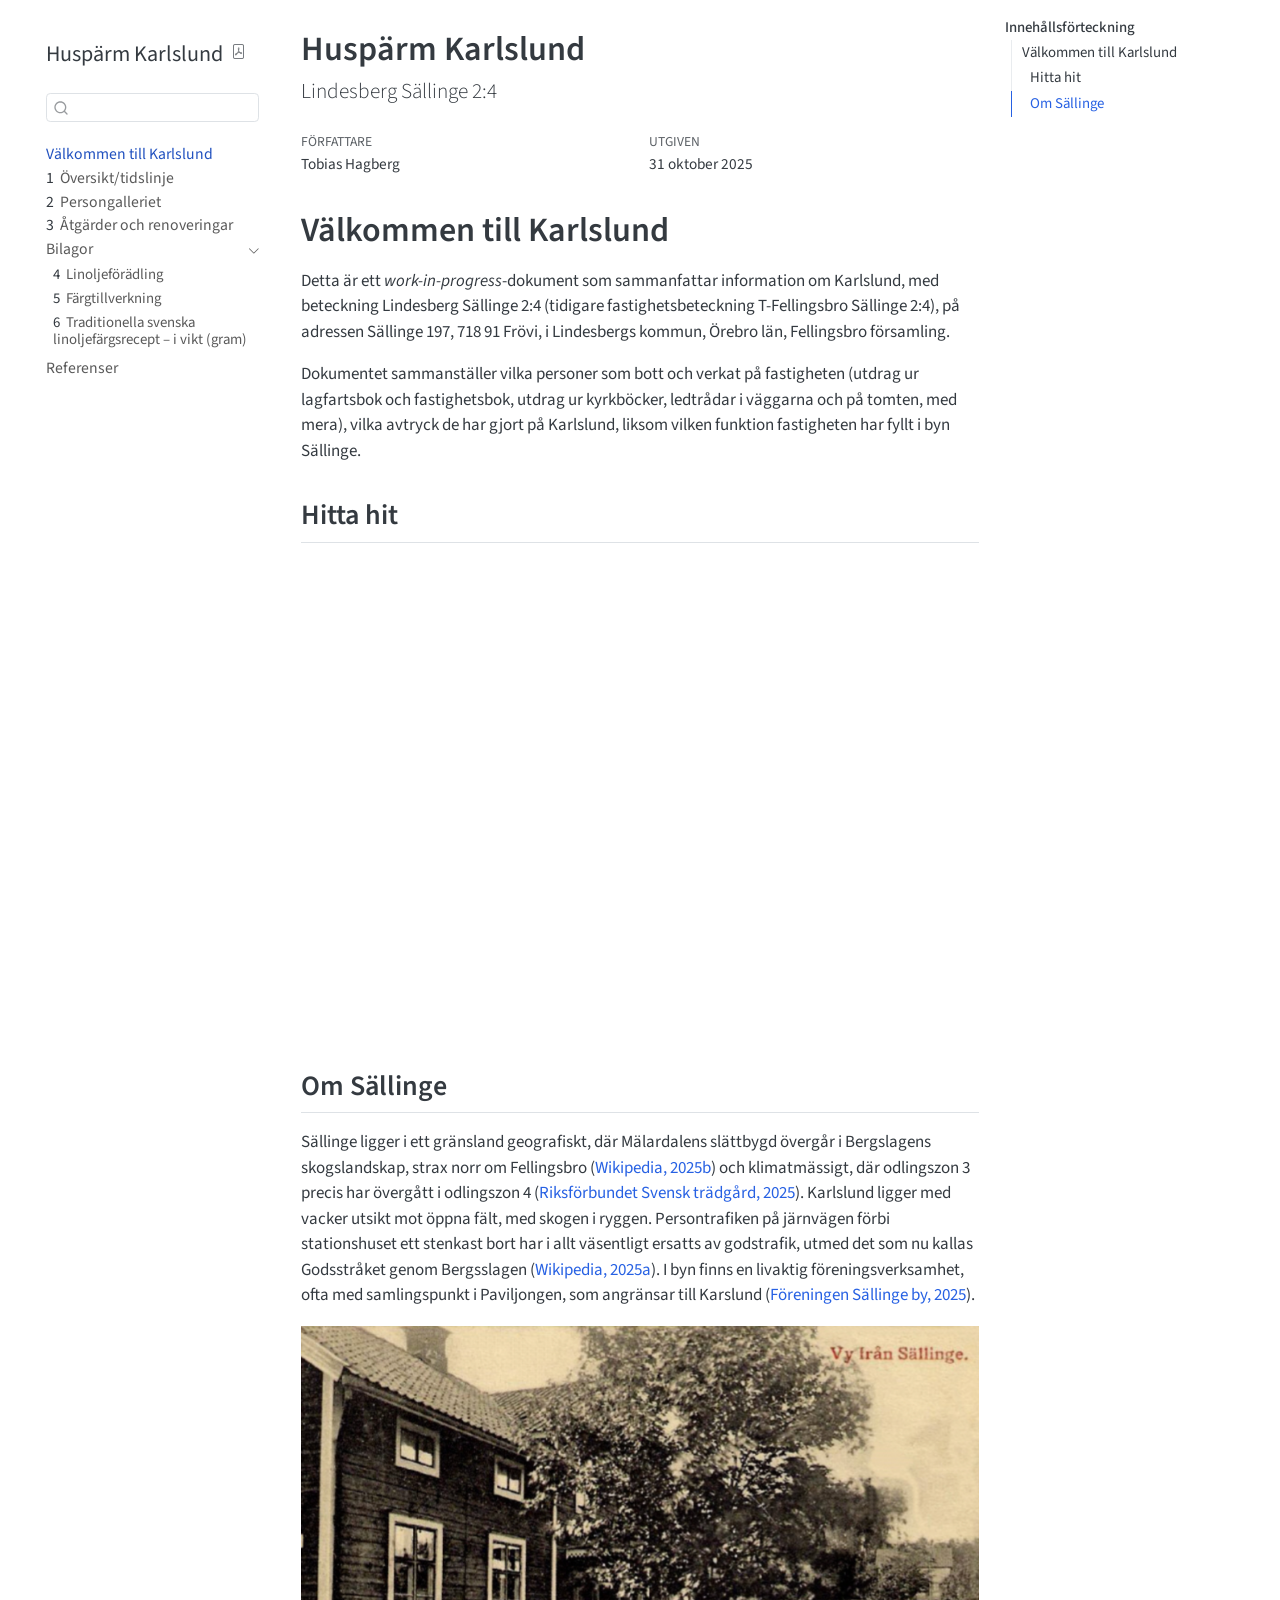
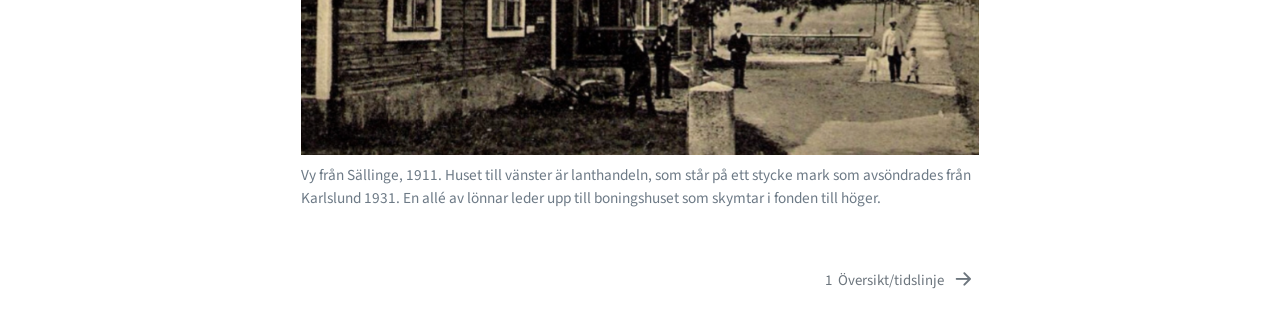
<file: docs/index.html>
<!DOCTYPE html>
<html xmlns="http://www.w3.org/1999/xhtml" lang="sv" xml:lang="sv"><head>

<meta charset="utf-8">
<meta name="generator" content="quarto-1.8.25">

<meta name="viewport" content="width=device-width, initial-scale=1.0, user-scalable=yes">

<meta name="author" content="Tobias Hagberg">

<title>Huspärm Karlslund</title>
<style>
code{white-space: pre-wrap;}
span.smallcaps{font-variant: small-caps;}
div.columns{display: flex; gap: min(4vw, 1.5em);}
div.column{flex: auto; overflow-x: auto;}
div.hanging-indent{margin-left: 1.5em; text-indent: -1.5em;}
ul.task-list{list-style: none;}
ul.task-list li input[type="checkbox"] {
  width: 0.8em;
  margin: 0 0.8em 0.2em -1em; /* quarto-specific, see https://github.com/quarto-dev/quarto-cli/issues/4556 */ 
  vertical-align: middle;
}
/* CSS for citations */
div.csl-bib-body { }
div.csl-entry {
  clear: both;
  margin-bottom: 0em;
}
.hanging-indent div.csl-entry {
  margin-left:2em;
  text-indent:-2em;
}
div.csl-left-margin {
  min-width:2em;
  float:left;
}
div.csl-right-inline {
  margin-left:2em;
  padding-left:1em;
}
div.csl-indent {
  margin-left: 2em;
}</style>


<script src="site_libs/quarto-nav/quarto-nav.js"></script>
<script src="site_libs/quarto-nav/headroom.min.js"></script>
<script src="site_libs/clipboard/clipboard.min.js"></script>
<script src="site_libs/quarto-search/autocomplete.umd.js"></script>
<script src="site_libs/quarto-search/fuse.min.js"></script>
<script src="site_libs/quarto-search/quarto-search.js"></script>
<meta name="quarto:offset" content="./">
<link href="./summary.html" rel="next">
<script src="site_libs/quarto-html/quarto.js" type="module"></script>
<script src="site_libs/quarto-html/tabsets/tabsets.js" type="module"></script>
<script src="site_libs/quarto-html/axe/axe-check.js" type="module"></script>
<script src="site_libs/quarto-html/popper.min.js"></script>
<script src="site_libs/quarto-html/tippy.umd.min.js"></script>
<script src="site_libs/quarto-html/anchor.min.js"></script>
<link href="site_libs/quarto-html/tippy.css" rel="stylesheet">
<link href="site_libs/quarto-html/quarto-syntax-highlighting-7b89279ff1a6dce999919e0e67d4d9ec.css" rel="stylesheet" id="quarto-text-highlighting-styles">
<script src="site_libs/bootstrap/bootstrap.min.js"></script>
<link href="site_libs/bootstrap/bootstrap-icons.css" rel="stylesheet">
<link href="site_libs/bootstrap/bootstrap-0dd2bd5de344125cf763a379ddc3eb04.min.css" rel="stylesheet" append-hash="true" id="quarto-bootstrap" data-mode="light">
<script id="quarto-search-options" type="application/json">{
  "location": "sidebar",
  "copy-button": false,
  "collapse-after": 3,
  "panel-placement": "start",
  "type": "textbox",
  "limit": 50,
  "keyboard-shortcut": [
    "f",
    "/",
    "s"
  ],
  "show-item-context": false,
  "language": {
    "search-no-results-text": "Inget resultat",
    "search-matching-documents-text": "matchande dokument",
    "search-copy-link-title": "Kopiera länk för att söka",
    "search-hide-matches-text": "Göm ytterligare resultat",
    "search-more-match-text": "annat resultat i detta dokument",
    "search-more-matches-text": "fler resultat i detta dokument",
    "search-clear-button-title": "Rensa",
    "search-text-placeholder": "",
    "search-detached-cancel-button-title": "Avbryt",
    "search-submit-button-title": "Verkställ",
    "search-label": "Sök"
  }
}</script>


</head>

<body class="nav-sidebar floating quarto-light">

<div id="quarto-search-results"></div>
  <header id="quarto-header" class="headroom fixed-top">
  <nav class="quarto-secondary-nav">
    <div class="container-fluid d-flex">
      <button type="button" class="quarto-btn-toggle btn" data-bs-toggle="collapse" role="button" data-bs-target=".quarto-sidebar-collapse-item" aria-controls="quarto-sidebar" aria-expanded="false" aria-label="Skifta sidonavigering" onclick="if (window.quartoToggleHeadroom) { window.quartoToggleHeadroom(); }">
        <i class="bi bi-layout-text-sidebar-reverse"></i>
      </button>
        <nav class="quarto-page-breadcrumbs" aria-label="breadcrumb"><ol class="breadcrumb"><li class="breadcrumb-item"><a href="./index.html">Välkommen till Karlslund</a></li></ol></nav>
        <a class="flex-grow-1" role="navigation" data-bs-toggle="collapse" data-bs-target=".quarto-sidebar-collapse-item" aria-controls="quarto-sidebar" aria-expanded="false" aria-label="Skifta sidonavigering" onclick="if (window.quartoToggleHeadroom) { window.quartoToggleHeadroom(); }">      
        </a>
      <button type="button" class="btn quarto-search-button" aria-label="Sök" onclick="window.quartoOpenSearch();">
        <i class="bi bi-search"></i>
      </button>
    </div>
  </nav>
</header>
<!-- content -->
<div id="quarto-content" class="quarto-container page-columns page-rows-contents page-layout-article">
<!-- sidebar -->
  <nav id="quarto-sidebar" class="sidebar collapse collapse-horizontal quarto-sidebar-collapse-item sidebar-navigation floating overflow-auto">
    <div class="pt-lg-2 mt-2 text-left sidebar-header sidebar-header-stacked">
      <a href="./index.html" class="sidebar-logo-link">
      </a>
    <div class="sidebar-title mb-0 py-0">
      <a href="./">Huspärm Karlslund</a> 
        <div class="sidebar-tools-main">
    <a href="./Huspärm-Karlslund.pdf" title="Download PDF" class="quarto-navigation-tool px-1" aria-label="Download PDF"><i class="bi bi-file-pdf"></i></a>
</div>
    </div>
      </div>
        <div class="mt-2 flex-shrink-0 align-items-center">
        <div class="sidebar-search">
        <div id="quarto-search" class="" title="Sök"></div>
        </div>
        </div>
    <div class="sidebar-menu-container"> 
    <ul class="list-unstyled mt-1">
        <li class="sidebar-item">
  <div class="sidebar-item-container"> 
  <a href="./index.html" class="sidebar-item-text sidebar-link active">
 <span class="menu-text">Välkommen till Karlslund</span></a>
  </div>
</li>
        <li class="sidebar-item">
  <div class="sidebar-item-container"> 
  <a href="./summary.html" class="sidebar-item-text sidebar-link">
 <span class="menu-text"><span class="chapter-number">1</span>&nbsp; <span class="chapter-title">Översikt/tidslinje</span></span></a>
  </div>
</li>
        <li class="sidebar-item">
  <div class="sidebar-item-container"> 
  <a href="./persongalleri.html" class="sidebar-item-text sidebar-link">
 <span class="menu-text"><span class="chapter-number">2</span>&nbsp; <span class="chapter-title">Persongalleriet</span></span></a>
  </div>
</li>
        <li class="sidebar-item">
  <div class="sidebar-item-container"> 
  <a href="./renovering.html" class="sidebar-item-text sidebar-link">
 <span class="menu-text"><span class="chapter-number">3</span>&nbsp; <span class="chapter-title">Åtgärder och renoveringar</span></span></a>
  </div>
</li>
        <li class="sidebar-item sidebar-item-section">
      <div class="sidebar-item-container"> 
            <a href="./bilagor.html" class="sidebar-item-text sidebar-link">
 <span class="menu-text">Bilagor</span></a>
          <a class="sidebar-item-toggle text-start" data-bs-toggle="collapse" data-bs-target="#quarto-sidebar-section-1" role="navigation" aria-expanded="true" aria-label="Skifta sektion">
            <i class="bi bi-chevron-right ms-2"></i>
          </a> 
      </div>
      <ul id="quarto-sidebar-section-1" class="collapse list-unstyled sidebar-section depth1 show">  
          <li class="sidebar-item">
  <div class="sidebar-item-container"> 
  <a href="./linoljeförädling.html" class="sidebar-item-text sidebar-link">
 <span class="menu-text"><span class="chapter-number">4</span>&nbsp; <span class="chapter-title">Linoljeförädling</span></span></a>
  </div>
</li>
          <li class="sidebar-item">
  <div class="sidebar-item-container"> 
  <a href="./färgtillverkning.html" class="sidebar-item-text sidebar-link">
 <span class="menu-text"><span class="chapter-number">5</span>&nbsp; <span class="chapter-title">Färgtillverkning</span></span></a>
  </div>
</li>
          <li class="sidebar-item">
  <div class="sidebar-item-container"> 
  <a href="./recept-grok.html" class="sidebar-item-text sidebar-link">
 <span class="menu-text"><span class="chapter-number">6</span>&nbsp; <span class="chapter-title">Traditionella svenska linoljefärgsrecept – i vikt (gram)</span></span></a>
  </div>
</li>
      </ul>
  </li>
        <li class="sidebar-item">
  <div class="sidebar-item-container"> 
  <a href="./references.html" class="sidebar-item-text sidebar-link">
 <span class="menu-text">Referenser</span></a>
  </div>
</li>
    </ul>
    </div>
</nav>
<div id="quarto-sidebar-glass" class="quarto-sidebar-collapse-item" data-bs-toggle="collapse" data-bs-target=".quarto-sidebar-collapse-item"></div>
<!-- margin-sidebar -->
    <div id="quarto-margin-sidebar" class="sidebar margin-sidebar">
        <nav id="TOC" role="doc-toc" class="toc-active" data-toc-expanded="3">
    <h2 id="toc-title">Innehållsförteckning</h2>
   
  <ul>
  <li><a href="#välkommen-till-karlslund" id="toc-välkommen-till-karlslund" class="nav-link active" data-scroll-target="#välkommen-till-karlslund">Välkommen till Karlslund</a>
  <ul class="collapse">
  <li><a href="#hitta-hit" id="toc-hitta-hit" class="nav-link" data-scroll-target="#hitta-hit">Hitta hit</a></li>
  <li><a href="#om-sällinge" id="toc-om-sällinge" class="nav-link" data-scroll-target="#om-sällinge">Om Sällinge</a></li>
  </ul></li>
  </ul>
</nav>
    </div>
<!-- main -->
<main class="content" id="quarto-document-content">

<header id="title-block-header" class="quarto-title-block default">
<div class="quarto-title">
<h1 class="title">Huspärm Karlslund</h1>
<p class="subtitle lead">Lindesberg Sällinge 2:4</p>
</div>



<div class="quarto-title-meta">

    <div>
    <div class="quarto-title-meta-heading">Författare</div>
    <div class="quarto-title-meta-contents">
             <p>Tobias Hagberg </p>
          </div>
  </div>
    
    <div>
    <div class="quarto-title-meta-heading">Utgiven</div>
    <div class="quarto-title-meta-contents">
      <p class="date">31 oktober 2025</p>
    </div>
  </div>
  
    
  </div>
  


</header>


<section id="välkommen-till-karlslund" class="level1 unnumbered">
<h1 class="unnumbered">Välkommen till Karlslund</h1>
<p>Detta är ett <em>work-in-progress</em>-dokument som sammanfattar information om Karlslund, med beteckning Lindesberg Sällinge 2:4 (tidigare fastighetsbeteckning T-Fellingsbro Sällinge 2:4), på adressen Sällinge 197, 718 91 Frövi, i Lindesbergs kommun, Örebro län, Fellingsbro församling.</p>
<p>Dokumentet sammanställer vilka personer som bott och verkat på fastigheten (utdrag ur lagfartsbok och fastighetsbok, utdrag ur kyrkböcker, ledtrådar i väggarna och på tomten, med mera), vilka avtryck de har gjort på Karlslund, liksom vilken funktion fastigheten har fyllt i byn Sällinge.</p>
<section id="hitta-hit" class="level2">
<h2 class="anchored" data-anchor-id="hitta-hit">Hitta hit</h2>
<iframe src="https://www.google.com/maps/embed?pb=!1m18!1m12!1m3!1d2023.4321829736912!2d15.491054977289245!3d59.52589117471012!2m3!1f0!2f0!3f0!3m2!1i1024!2i768!4f13.1!3m3!1m2!1s0x465c312849762a61%3A0x6f10d16b6238a952!2sS%C3%A4llinge%20197%2C%20718%2091%20Fr%C3%B6vi!5e0!3m2!1ssv!2sse!4v1763308035509!5m2!1ssv!2sse" width="600" height="450" style="border:0;" allowfullscreen="" loading="lazy" referrerpolicy="no-referrer-when-downgrade">
</iframe>
</section>
<section id="om-sällinge" class="level2">
<h2 class="anchored" data-anchor-id="om-sällinge">Om Sällinge</h2>
<p>Sällinge ligger i ett gränsland geografiskt, där Mälardalens slättbygd övergår i Bergslagens skogslandskap, strax norr om Fellingsbro <span class="citation" data-cites="wikipedia">(<a href="references.html#ref-wikipedia" role="doc-biblioref">Wikipedia, 2025b</a>)</span> och klimatmässigt, där odlingszon 3 precis har övergått i odlingszon 4 <span class="citation" data-cites="zonkartan">(<a href="references.html#ref-zonkartan" role="doc-biblioref">Riksförbundet Svensk trädgård, 2025</a>)</span>. Karlslund ligger med vacker utsikt mot öppna fält, med skogen i ryggen. Persontrafiken på järnvägen förbi stationshuset ett stenkast bort har i allt väsentligt ersatts av godstrafik, utmed det som nu kallas Godsstråket genom Bergsslagen <span class="citation" data-cites="gods">(<a href="references.html#ref-gods" role="doc-biblioref">Wikipedia, 2025a</a>)</span>. I byn finns en livaktig föreningsverksamhet, ofta med samlingspunkt i Paviljongen, som angränsar till Karslund <span class="citation" data-cites="paviljongen">(<a href="references.html#ref-paviljongen" role="doc-biblioref">Föreningen Sällinge by, 2025</a>)</span>.</p>
<div class="quarto-figure quarto-figure-center">
<figure class="figure">
<p><img src="cover.png" class="img-fluid figure-img"></p>
<figcaption>Vy från Sällinge, 1911. Huset till vänster är lanthandeln, som står på ett stycke mark som avsöndrades från Karlslund 1931. En allé av lönnar leder upp till boningshuset som skymtar i fonden till höger.</figcaption>
</figure>
</div>


<div id="refs" class="references csl-bib-body hanging-indent" data-entry-spacing="0" data-line-spacing="2" role="list" style="display: none">
<div id="ref-paviljongen" class="csl-entry" role="listitem">
Föreningen Sällinge by. (2025). <em><span>Sällinge by – natur, kultur, fritid</span></em>. <a href="https://www.sallingeby.se/">https://www.sallingeby.se/</a>
</div>
<div id="ref-zonkartan" class="csl-entry" role="listitem">
Riksförbundet Svensk trädgård. (2025). <em>Digitala zonkartan – hitta din odlingszon!</em> <a href="https://svensktradgard.se/tradgardsrad/zonkartan/digitala-zonkartan/">https://svensktradgard.se/tradgardsrad/zonkartan/digitala-zonkartan/</a>
</div>
<div id="ref-gods" class="csl-entry" role="listitem">
Wikipedia. (2025a). <em><span>Godsstråket genom Bergslagen – Wikipedia</span></em>. <a href="https:////sv.wikipedia.org/w/index.php?title=Godsstr%C3%A5ket_genom_Bergslagen&amp;oldid=57852558">//sv.wikipedia.org/w/index.php?title=Godsstr%C3%A5ket_genom_Bergslagen&amp;oldid=57852558</a>
</div>
<div id="ref-wikipedia" class="csl-entry" role="listitem">
Wikipedia. (2025b). <em><span>Sällinge – Wikipedia</span></em>. <a href="https:////sv.wikipedia.org/w/index.php?title=S%C3%A4llinge&amp;oldid=57843366">//sv.wikipedia.org/w/index.php?title=S%C3%A4llinge&amp;oldid=57843366</a>
</div>
</div>
</section>
</section>

</main> <!-- /main -->
<script id="quarto-html-after-body" type="application/javascript">
  window.document.addEventListener("DOMContentLoaded", function (event) {
    const icon = "";
    const anchorJS = new window.AnchorJS();
    anchorJS.options = {
      placement: 'right',
      icon: icon
    };
    anchorJS.add('.anchored');
    const isCodeAnnotation = (el) => {
      for (const clz of el.classList) {
        if (clz.startsWith('code-annotation-')) {                     
          return true;
        }
      }
      return false;
    }
    const onCopySuccess = function(e) {
      // button target
      const button = e.trigger;
      // don't keep focus
      button.blur();
      // flash "checked"
      button.classList.add('code-copy-button-checked');
      var currentTitle = button.getAttribute("title");
      button.setAttribute("title", "Kopierat!");
      let tooltip;
      if (window.bootstrap) {
        button.setAttribute("data-bs-toggle", "tooltip");
        button.setAttribute("data-bs-placement", "left");
        button.setAttribute("data-bs-title", "Kopierat!");
        tooltip = new bootstrap.Tooltip(button, 
          { trigger: "manual", 
            customClass: "code-copy-button-tooltip",
            offset: [0, -8]});
        tooltip.show();    
      }
      setTimeout(function() {
        if (tooltip) {
          tooltip.hide();
          button.removeAttribute("data-bs-title");
          button.removeAttribute("data-bs-toggle");
          button.removeAttribute("data-bs-placement");
        }
        button.setAttribute("title", currentTitle);
        button.classList.remove('code-copy-button-checked');
      }, 1000);
      // clear code selection
      e.clearSelection();
    }
    const getTextToCopy = function(trigger) {
      const outerScaffold = trigger.parentElement.cloneNode(true);
      const codeEl = outerScaffold.querySelector('code');
      for (const childEl of codeEl.children) {
        if (isCodeAnnotation(childEl)) {
          childEl.remove();
        }
      }
      return codeEl.innerText;
    }
    const clipboard = new window.ClipboardJS('.code-copy-button:not([data-in-quarto-modal])', {
      text: getTextToCopy
    });
    clipboard.on('success', onCopySuccess);
    if (window.document.getElementById('quarto-embedded-source-code-modal')) {
      const clipboardModal = new window.ClipboardJS('.code-copy-button[data-in-quarto-modal]', {
        text: getTextToCopy,
        container: window.document.getElementById('quarto-embedded-source-code-modal')
      });
      clipboardModal.on('success', onCopySuccess);
    }
      var localhostRegex = new RegExp(/^(?:http|https):\/\/localhost\:?[0-9]*\//);
      var mailtoRegex = new RegExp(/^mailto:/);
        var filterRegex = new RegExp('/' + window.location.host + '/');
      var isInternal = (href) => {
          return filterRegex.test(href) || localhostRegex.test(href) || mailtoRegex.test(href);
      }
      // Inspect non-navigation links and adorn them if external
     var links = window.document.querySelectorAll('a[href]:not(.nav-link):not(.navbar-brand):not(.toc-action):not(.sidebar-link):not(.sidebar-item-toggle):not(.pagination-link):not(.no-external):not([aria-hidden]):not(.dropdown-item):not(.quarto-navigation-tool):not(.about-link)');
      for (var i=0; i<links.length; i++) {
        const link = links[i];
        if (!isInternal(link.href)) {
          // undo the damage that might have been done by quarto-nav.js in the case of
          // links that we want to consider external
          if (link.dataset.originalHref !== undefined) {
            link.href = link.dataset.originalHref;
          }
        }
      }
    function tippyHover(el, contentFn, onTriggerFn, onUntriggerFn) {
      const config = {
        allowHTML: true,
        maxWidth: 500,
        delay: 100,
        arrow: false,
        appendTo: function(el) {
            return el.parentElement;
        },
        interactive: true,
        interactiveBorder: 10,
        theme: 'quarto',
        placement: 'bottom-start',
      };
      if (contentFn) {
        config.content = contentFn;
      }
      if (onTriggerFn) {
        config.onTrigger = onTriggerFn;
      }
      if (onUntriggerFn) {
        config.onUntrigger = onUntriggerFn;
      }
      window.tippy(el, config); 
    }
    const noterefs = window.document.querySelectorAll('a[role="doc-noteref"]');
    for (var i=0; i<noterefs.length; i++) {
      const ref = noterefs[i];
      tippyHover(ref, function() {
        // use id or data attribute instead here
        let href = ref.getAttribute('data-footnote-href') || ref.getAttribute('href');
        try { href = new URL(href).hash; } catch {}
        const id = href.replace(/^#\/?/, "");
        const note = window.document.getElementById(id);
        if (note) {
          return note.innerHTML;
        } else {
          return "";
        }
      });
    }
    const xrefs = window.document.querySelectorAll('a.quarto-xref');
    const processXRef = (id, note) => {
      // Strip column container classes
      const stripColumnClz = (el) => {
        el.classList.remove("page-full", "page-columns");
        if (el.children) {
          for (const child of el.children) {
            stripColumnClz(child);
          }
        }
      }
      stripColumnClz(note)
      if (id === null || id.startsWith('sec-')) {
        // Special case sections, only their first couple elements
        const container = document.createElement("div");
        if (note.children && note.children.length > 2) {
          container.appendChild(note.children[0].cloneNode(true));
          for (let i = 1; i < note.children.length; i++) {
            const child = note.children[i];
            if (child.tagName === "P" && child.innerText === "") {
              continue;
            } else {
              container.appendChild(child.cloneNode(true));
              break;
            }
          }
          if (window.Quarto?.typesetMath) {
            window.Quarto.typesetMath(container);
          }
          return container.innerHTML
        } else {
          if (window.Quarto?.typesetMath) {
            window.Quarto.typesetMath(note);
          }
          return note.innerHTML;
        }
      } else {
        // Remove any anchor links if they are present
        const anchorLink = note.querySelector('a.anchorjs-link');
        if (anchorLink) {
          anchorLink.remove();
        }
        if (window.Quarto?.typesetMath) {
          window.Quarto.typesetMath(note);
        }
        if (note.classList.contains("callout")) {
          return note.outerHTML;
        } else {
          return note.innerHTML;
        }
      }
    }
    for (var i=0; i<xrefs.length; i++) {
      const xref = xrefs[i];
      tippyHover(xref, undefined, function(instance) {
        instance.disable();
        let url = xref.getAttribute('href');
        let hash = undefined; 
        if (url.startsWith('#')) {
          hash = url;
        } else {
          try { hash = new URL(url).hash; } catch {}
        }
        if (hash) {
          const id = hash.replace(/^#\/?/, "");
          const note = window.document.getElementById(id);
          if (note !== null) {
            try {
              const html = processXRef(id, note.cloneNode(true));
              instance.setContent(html);
            } finally {
              instance.enable();
              instance.show();
            }
          } else {
            // See if we can fetch this
            fetch(url.split('#')[0])
            .then(res => res.text())
            .then(html => {
              const parser = new DOMParser();
              const htmlDoc = parser.parseFromString(html, "text/html");
              const note = htmlDoc.getElementById(id);
              if (note !== null) {
                const html = processXRef(id, note);
                instance.setContent(html);
              } 
            }).finally(() => {
              instance.enable();
              instance.show();
            });
          }
        } else {
          // See if we can fetch a full url (with no hash to target)
          // This is a special case and we should probably do some content thinning / targeting
          fetch(url)
          .then(res => res.text())
          .then(html => {
            const parser = new DOMParser();
            const htmlDoc = parser.parseFromString(html, "text/html");
            const note = htmlDoc.querySelector('main.content');
            if (note !== null) {
              // This should only happen for chapter cross references
              // (since there is no id in the URL)
              // remove the first header
              if (note.children.length > 0 && note.children[0].tagName === "HEADER") {
                note.children[0].remove();
              }
              const html = processXRef(null, note);
              instance.setContent(html);
            } 
          }).finally(() => {
            instance.enable();
            instance.show();
          });
        }
      }, function(instance) {
      });
    }
        let selectedAnnoteEl;
        const selectorForAnnotation = ( cell, annotation) => {
          let cellAttr = 'data-code-cell="' + cell + '"';
          let lineAttr = 'data-code-annotation="' +  annotation + '"';
          const selector = 'span[' + cellAttr + '][' + lineAttr + ']';
          return selector;
        }
        const selectCodeLines = (annoteEl) => {
          const doc = window.document;
          const targetCell = annoteEl.getAttribute("data-target-cell");
          const targetAnnotation = annoteEl.getAttribute("data-target-annotation");
          const annoteSpan = window.document.querySelector(selectorForAnnotation(targetCell, targetAnnotation));
          const lines = annoteSpan.getAttribute("data-code-lines").split(",");
          const lineIds = lines.map((line) => {
            return targetCell + "-" + line;
          })
          let top = null;
          let height = null;
          let parent = null;
          if (lineIds.length > 0) {
              //compute the position of the single el (top and bottom and make a div)
              const el = window.document.getElementById(lineIds[0]);
              top = el.offsetTop;
              height = el.offsetHeight;
              parent = el.parentElement.parentElement;
            if (lineIds.length > 1) {
              const lastEl = window.document.getElementById(lineIds[lineIds.length - 1]);
              const bottom = lastEl.offsetTop + lastEl.offsetHeight;
              height = bottom - top;
            }
            if (top !== null && height !== null && parent !== null) {
              // cook up a div (if necessary) and position it 
              let div = window.document.getElementById("code-annotation-line-highlight");
              if (div === null) {
                div = window.document.createElement("div");
                div.setAttribute("id", "code-annotation-line-highlight");
                div.style.position = 'absolute';
                parent.appendChild(div);
              }
              div.style.top = top - 2 + "px";
              div.style.height = height + 4 + "px";
              div.style.left = 0;
              let gutterDiv = window.document.getElementById("code-annotation-line-highlight-gutter");
              if (gutterDiv === null) {
                gutterDiv = window.document.createElement("div");
                gutterDiv.setAttribute("id", "code-annotation-line-highlight-gutter");
                gutterDiv.style.position = 'absolute';
                const codeCell = window.document.getElementById(targetCell);
                const gutter = codeCell.querySelector('.code-annotation-gutter');
                gutter.appendChild(gutterDiv);
              }
              gutterDiv.style.top = top - 2 + "px";
              gutterDiv.style.height = height + 4 + "px";
            }
            selectedAnnoteEl = annoteEl;
          }
        };
        const unselectCodeLines = () => {
          const elementsIds = ["code-annotation-line-highlight", "code-annotation-line-highlight-gutter"];
          elementsIds.forEach((elId) => {
            const div = window.document.getElementById(elId);
            if (div) {
              div.remove();
            }
          });
          selectedAnnoteEl = undefined;
        };
          // Handle positioning of the toggle
      window.addEventListener(
        "resize",
        throttle(() => {
          elRect = undefined;
          if (selectedAnnoteEl) {
            selectCodeLines(selectedAnnoteEl);
          }
        }, 10)
      );
      function throttle(fn, ms) {
      let throttle = false;
      let timer;
        return (...args) => {
          if(!throttle) { // first call gets through
              fn.apply(this, args);
              throttle = true;
          } else { // all the others get throttled
              if(timer) clearTimeout(timer); // cancel #2
              timer = setTimeout(() => {
                fn.apply(this, args);
                timer = throttle = false;
              }, ms);
          }
        };
      }
        // Attach click handler to the DT
        const annoteDls = window.document.querySelectorAll('dt[data-target-cell]');
        for (const annoteDlNode of annoteDls) {
          annoteDlNode.addEventListener('click', (event) => {
            const clickedEl = event.target;
            if (clickedEl !== selectedAnnoteEl) {
              unselectCodeLines();
              const activeEl = window.document.querySelector('dt[data-target-cell].code-annotation-active');
              if (activeEl) {
                activeEl.classList.remove('code-annotation-active');
              }
              selectCodeLines(clickedEl);
              clickedEl.classList.add('code-annotation-active');
            } else {
              // Unselect the line
              unselectCodeLines();
              clickedEl.classList.remove('code-annotation-active');
            }
          });
        }
    const findCites = (el) => {
      const parentEl = el.parentElement;
      if (parentEl) {
        const cites = parentEl.dataset.cites;
        if (cites) {
          return {
            el,
            cites: cites.split(' ')
          };
        } else {
          return findCites(el.parentElement)
        }
      } else {
        return undefined;
      }
    };
    var bibliorefs = window.document.querySelectorAll('a[role="doc-biblioref"]');
    for (var i=0; i<bibliorefs.length; i++) {
      const ref = bibliorefs[i];
      const citeInfo = findCites(ref);
      if (citeInfo) {
        tippyHover(citeInfo.el, function() {
          var popup = window.document.createElement('div');
          citeInfo.cites.forEach(function(cite) {
            var citeDiv = window.document.createElement('div');
            citeDiv.classList.add('hanging-indent');
            citeDiv.classList.add('csl-entry');
            var biblioDiv = window.document.getElementById('ref-' + cite);
            if (biblioDiv) {
              citeDiv.innerHTML = biblioDiv.innerHTML;
            }
            popup.appendChild(citeDiv);
          });
          return popup.innerHTML;
        });
      }
    }
  });
  </script>
<nav class="page-navigation">
  <div class="nav-page nav-page-previous">
  </div>
  <div class="nav-page nav-page-next">
      <a href="./summary.html" class="pagination-link" aria-label="Översikt/tidslinje">
        <span class="nav-page-text"><span class="chapter-number">1</span>&nbsp; <span class="chapter-title">Översikt/tidslinje</span></span> <i class="bi bi-arrow-right-short"></i>
      </a>
  </div>
</nav>
</div> <!-- /content -->




</body></html>
</file>
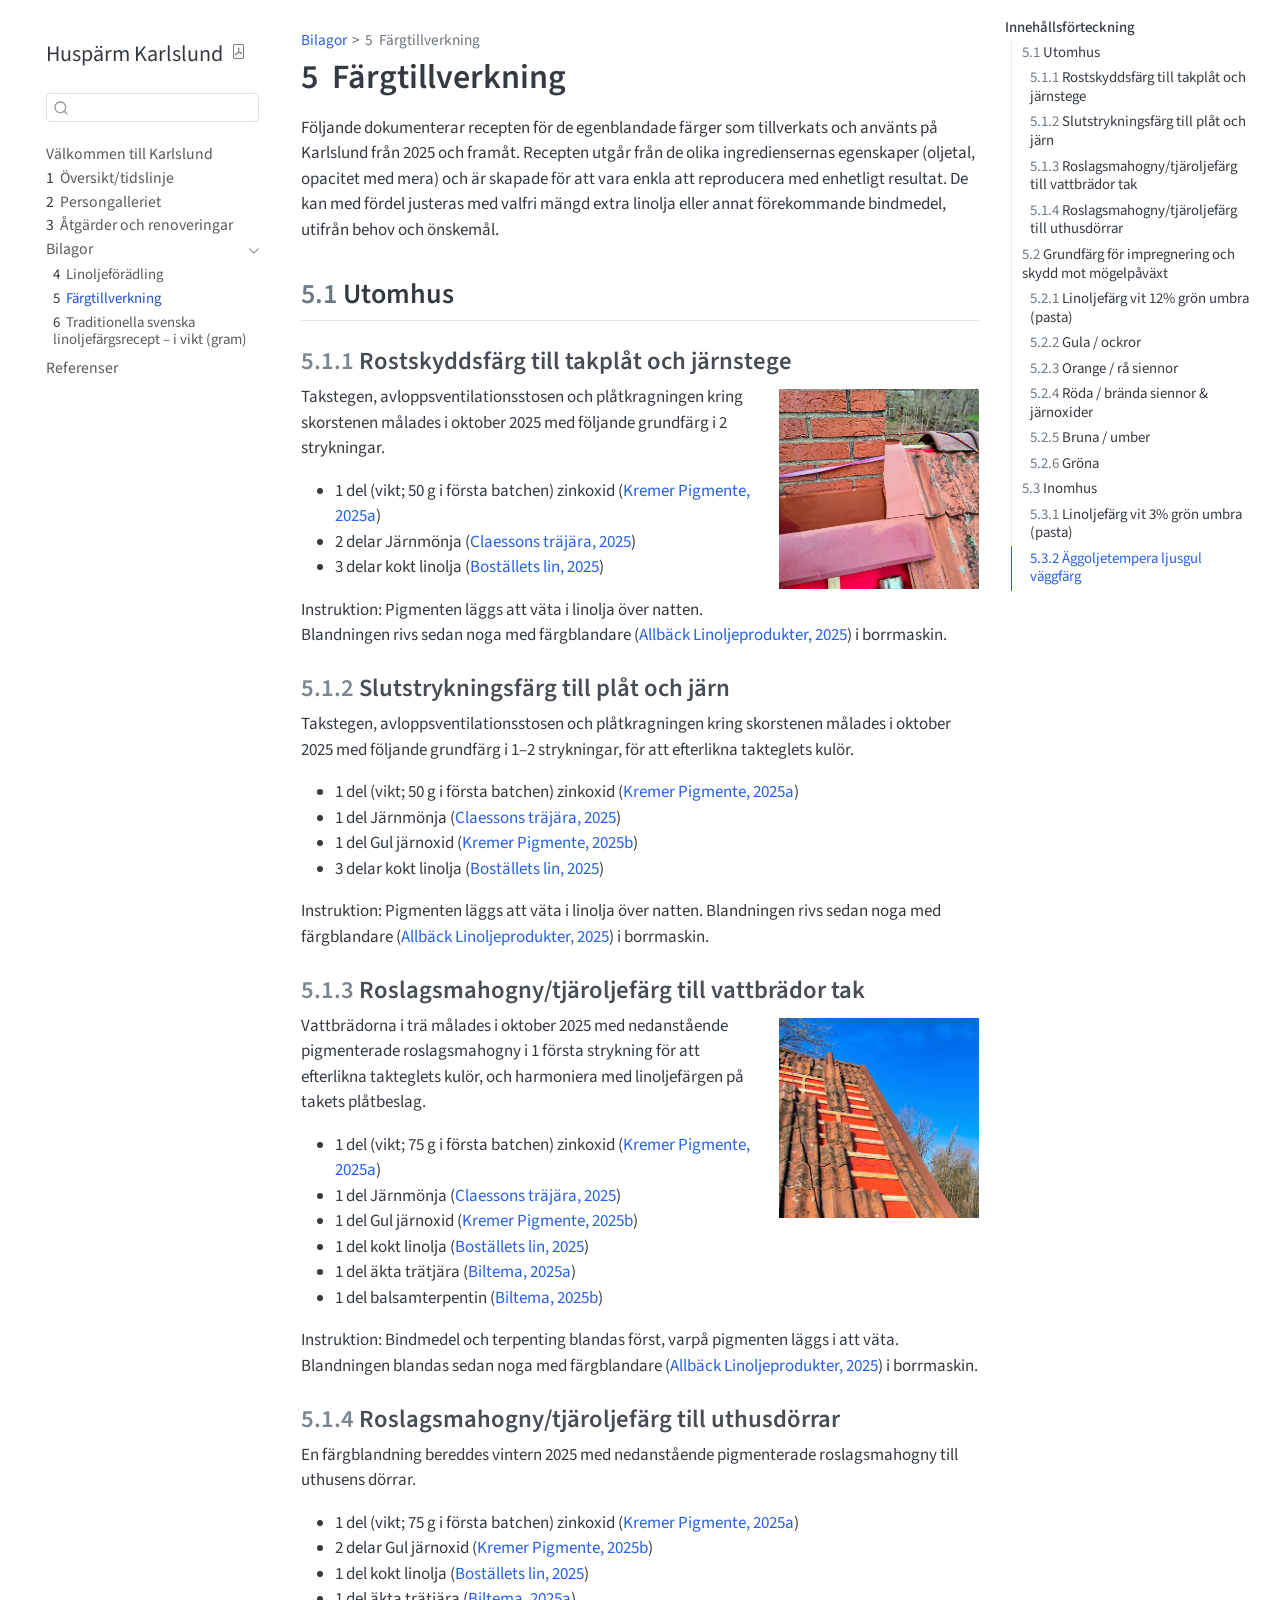
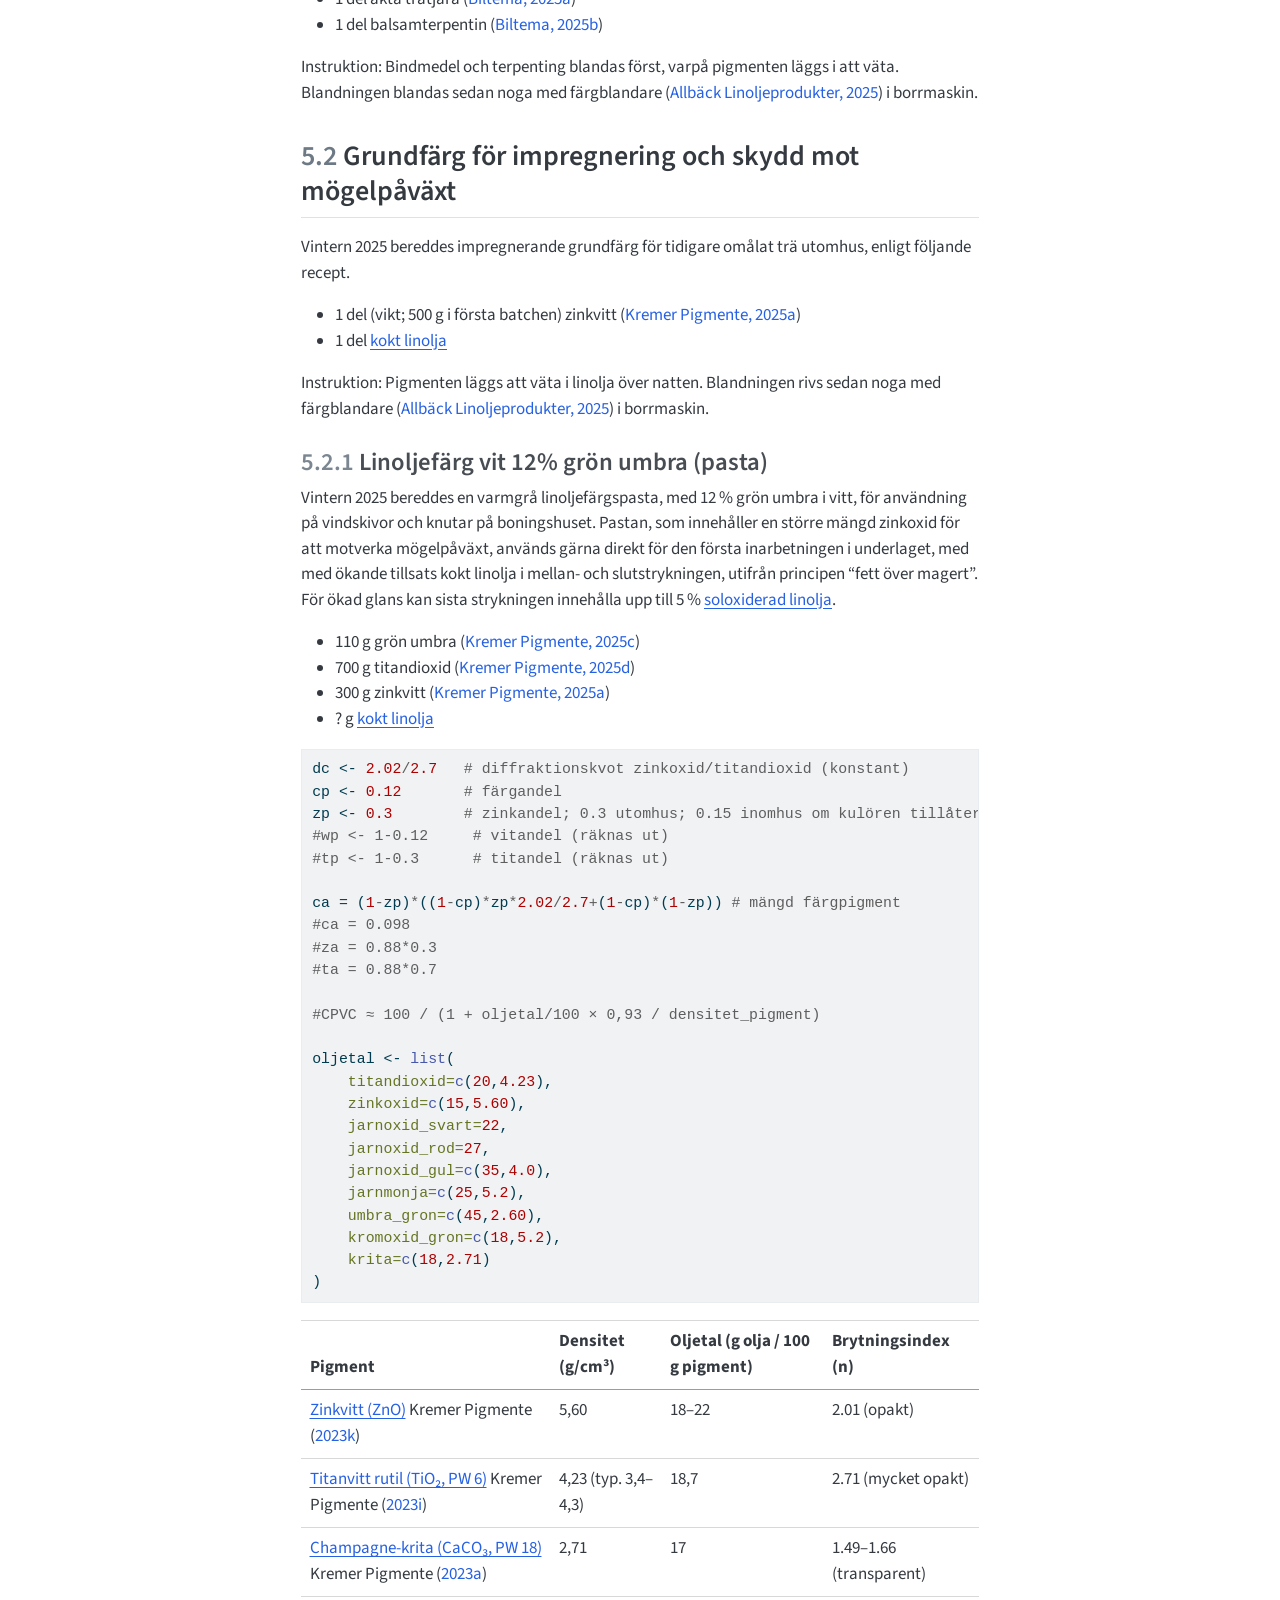
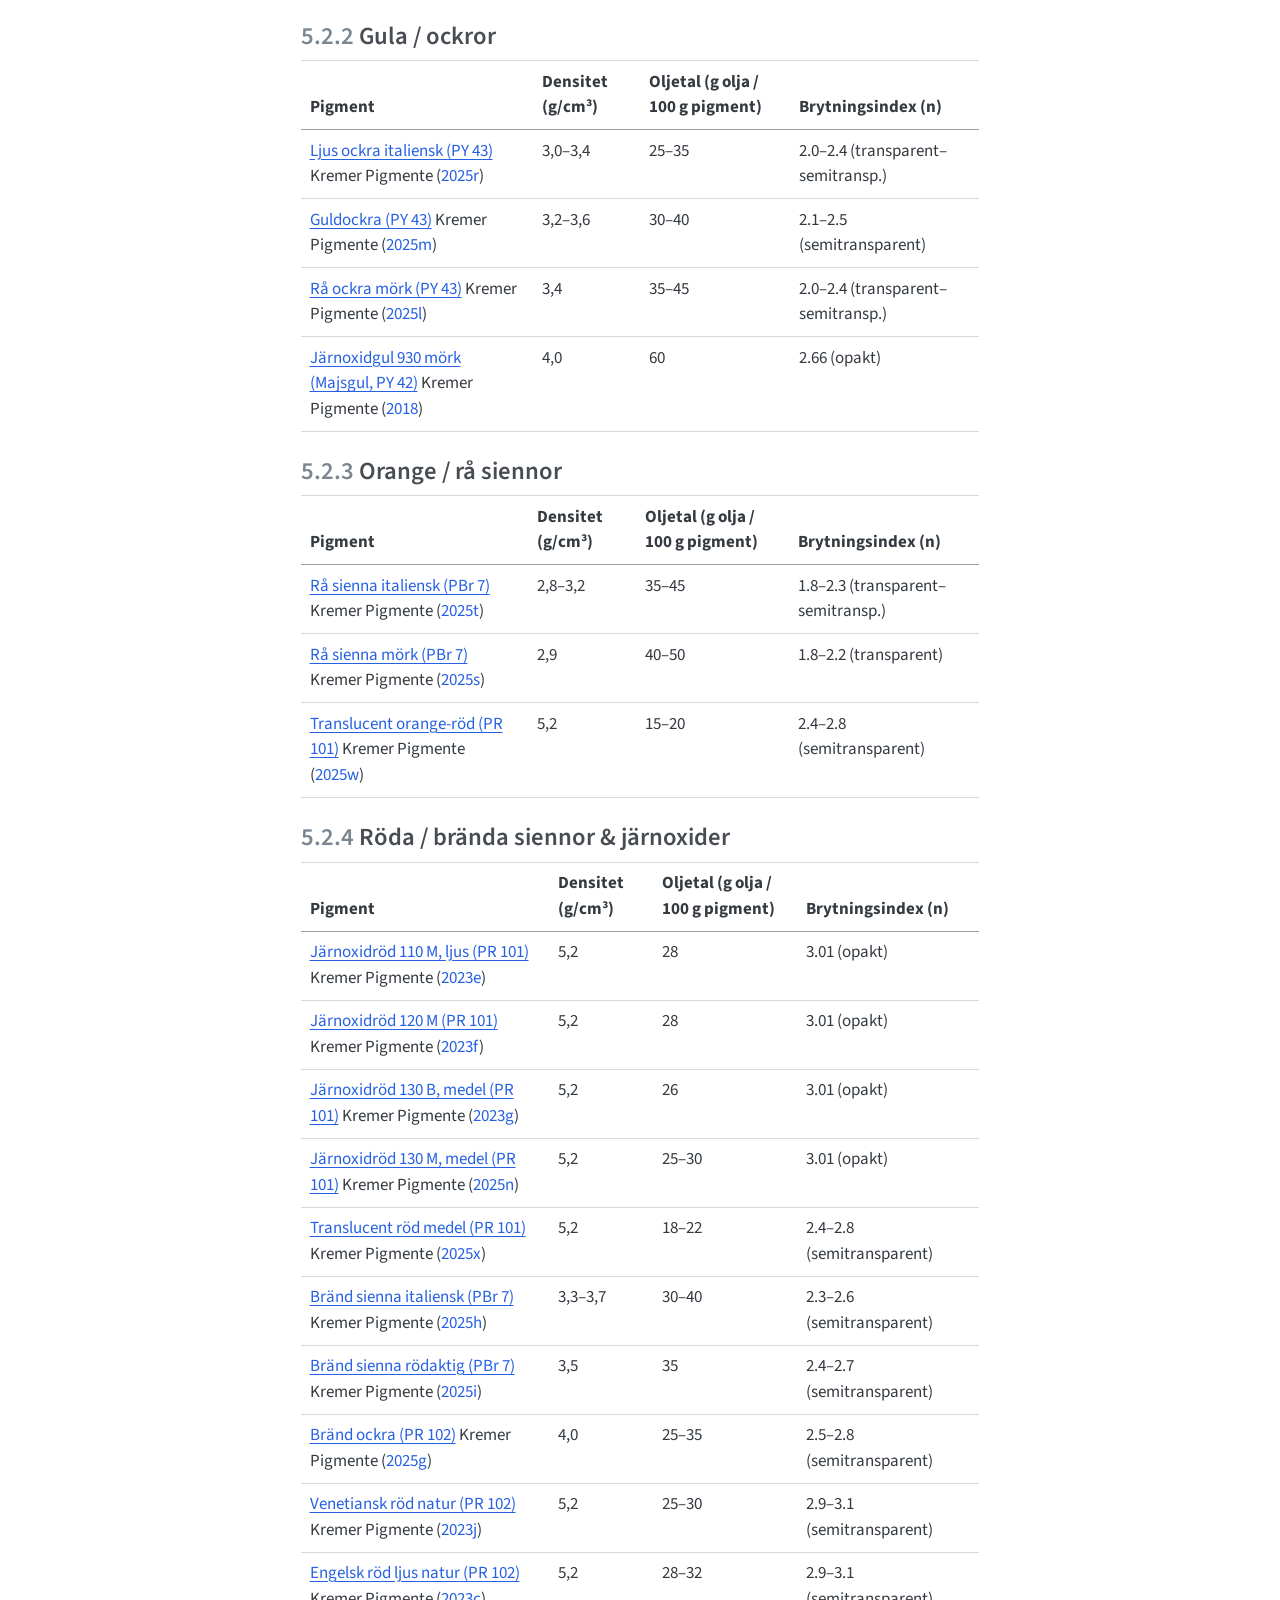
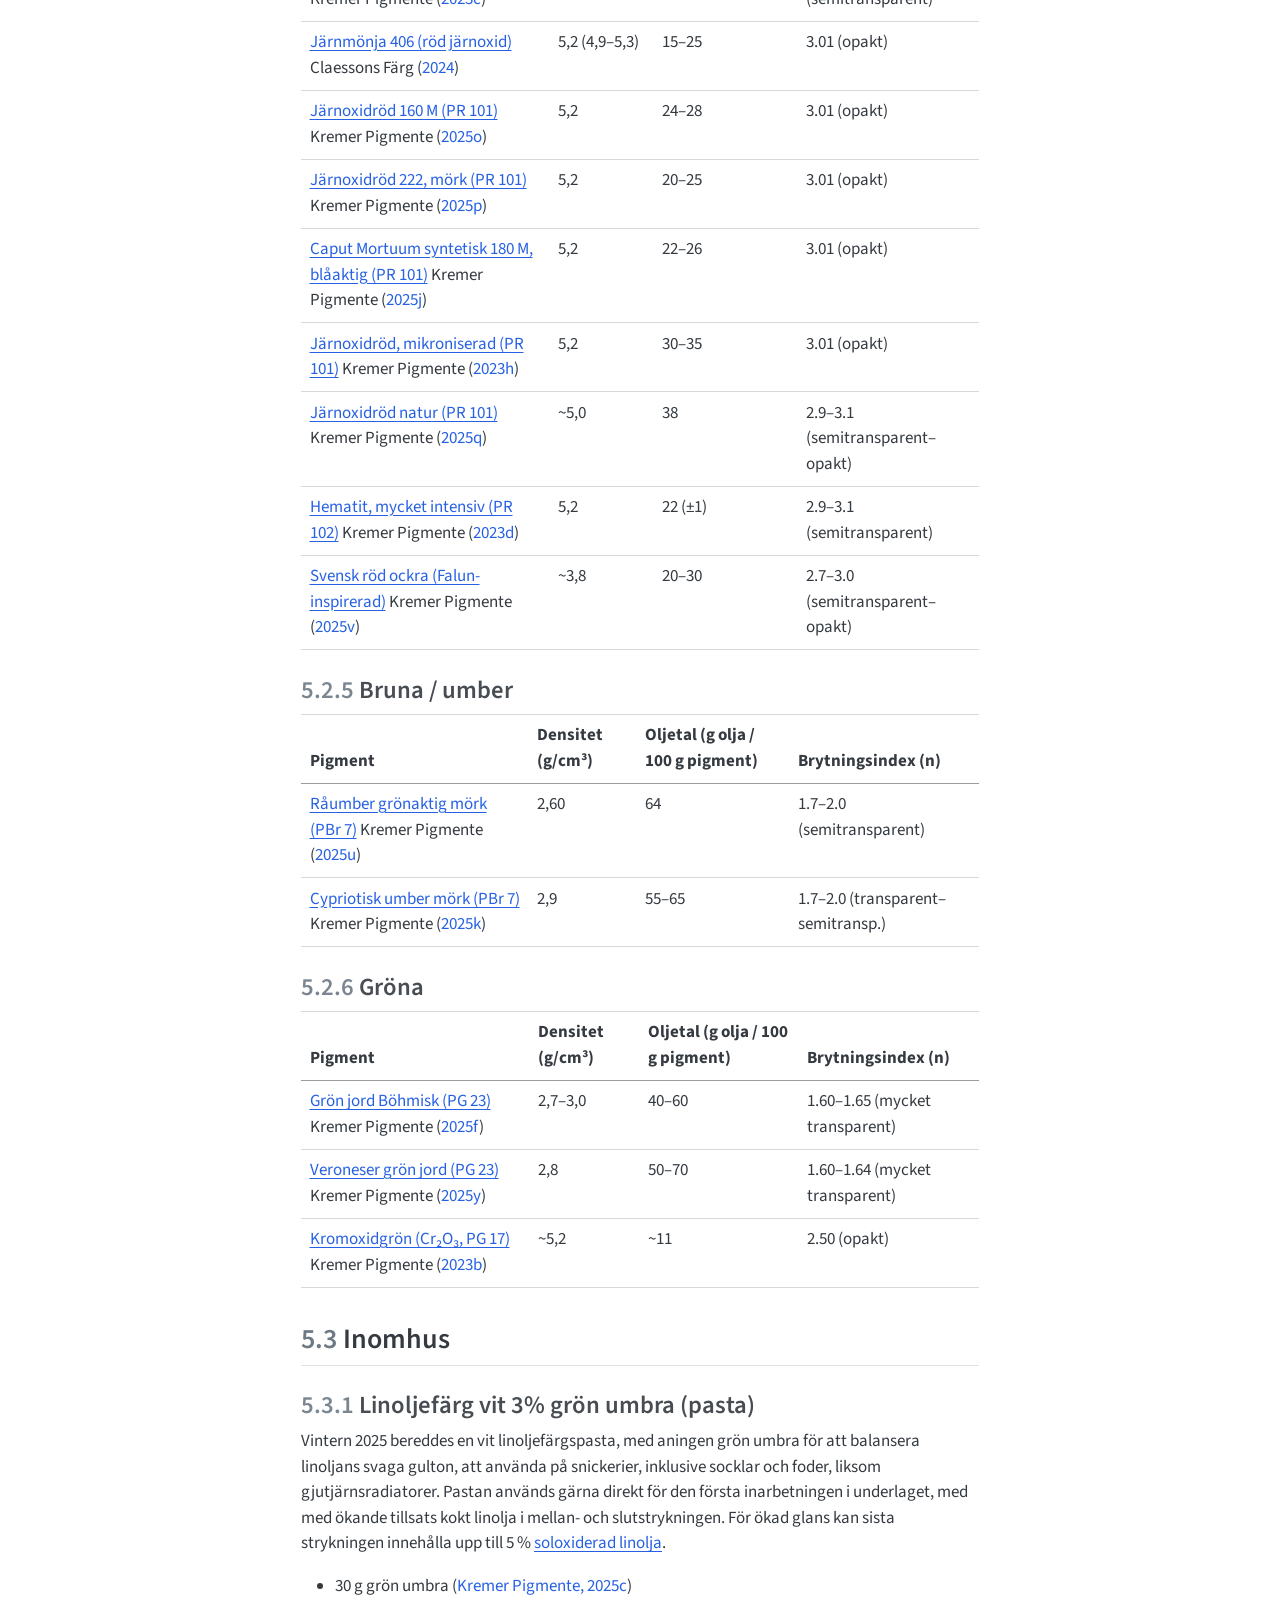
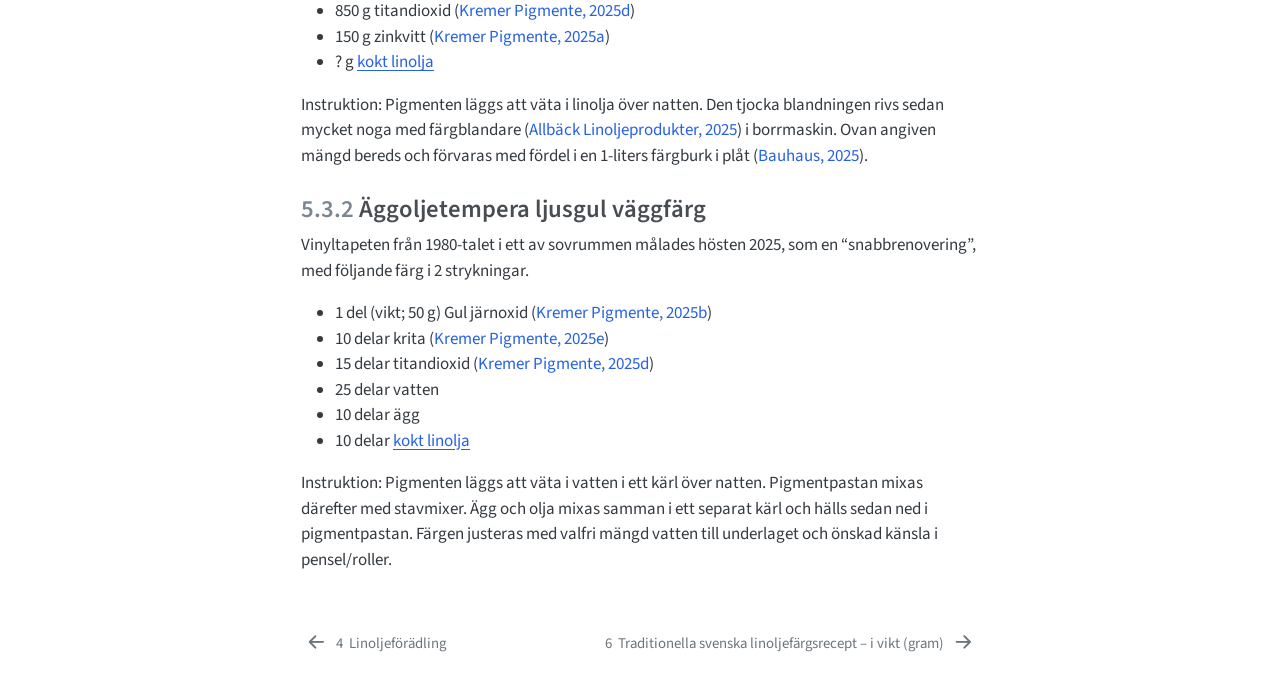
<file: docs/färgtillverkning.html>
<!DOCTYPE html>
<html xmlns="http://www.w3.org/1999/xhtml" lang="sv" xml:lang="sv"><head>

<meta charset="utf-8">
<meta name="generator" content="quarto-1.8.25">

<meta name="viewport" content="width=device-width, initial-scale=1.0, user-scalable=yes">


<title>5&nbsp; Färgtillverkning – Huspärm Karlslund</title>
<style>
code{white-space: pre-wrap;}
span.smallcaps{font-variant: small-caps;}
div.columns{display: flex; gap: min(4vw, 1.5em);}
div.column{flex: auto; overflow-x: auto;}
div.hanging-indent{margin-left: 1.5em; text-indent: -1.5em;}
ul.task-list{list-style: none;}
ul.task-list li input[type="checkbox"] {
  width: 0.8em;
  margin: 0 0.8em 0.2em -1em; /* quarto-specific, see https://github.com/quarto-dev/quarto-cli/issues/4556 */ 
  vertical-align: middle;
}
/* CSS for syntax highlighting */
html { -webkit-text-size-adjust: 100%; }
pre > code.sourceCode { white-space: pre; position: relative; }
pre > code.sourceCode > span { display: inline-block; line-height: 1.25; }
pre > code.sourceCode > span:empty { height: 1.2em; }
.sourceCode { overflow: visible; }
code.sourceCode > span { color: inherit; text-decoration: inherit; }
div.sourceCode { margin: 1em 0; }
pre.sourceCode { margin: 0; }
@media screen {
div.sourceCode { overflow: auto; }
}
@media print {
pre > code.sourceCode { white-space: pre-wrap; }
pre > code.sourceCode > span { text-indent: -5em; padding-left: 5em; }
}
pre.numberSource code
  { counter-reset: source-line 0; }
pre.numberSource code > span
  { position: relative; left: -4em; counter-increment: source-line; }
pre.numberSource code > span > a:first-child::before
  { content: counter(source-line);
    position: relative; left: -1em; text-align: right; vertical-align: baseline;
    border: none; display: inline-block;
    -webkit-touch-callout: none; -webkit-user-select: none;
    -khtml-user-select: none; -moz-user-select: none;
    -ms-user-select: none; user-select: none;
    padding: 0 4px; width: 4em;
  }
pre.numberSource { margin-left: 3em;  padding-left: 4px; }
div.sourceCode
  {   }
@media screen {
pre > code.sourceCode > span > a:first-child::before { text-decoration: underline; }
}
/* CSS for citations */
div.csl-bib-body { }
div.csl-entry {
  clear: both;
  margin-bottom: 0em;
}
.hanging-indent div.csl-entry {
  margin-left:2em;
  text-indent:-2em;
}
div.csl-left-margin {
  min-width:2em;
  float:left;
}
div.csl-right-inline {
  margin-left:2em;
  padding-left:1em;
}
div.csl-indent {
  margin-left: 2em;
}</style>


<script src="site_libs/quarto-nav/quarto-nav.js"></script>
<script src="site_libs/quarto-nav/headroom.min.js"></script>
<script src="site_libs/clipboard/clipboard.min.js"></script>
<script src="site_libs/quarto-search/autocomplete.umd.js"></script>
<script src="site_libs/quarto-search/fuse.min.js"></script>
<script src="site_libs/quarto-search/quarto-search.js"></script>
<meta name="quarto:offset" content="./">
<link href="./recept-grok.html" rel="next">
<link href="./linoljeförädling.html" rel="prev">
<script src="site_libs/quarto-html/quarto.js" type="module"></script>
<script src="site_libs/quarto-html/tabsets/tabsets.js" type="module"></script>
<script src="site_libs/quarto-html/axe/axe-check.js" type="module"></script>
<script src="site_libs/quarto-html/popper.min.js"></script>
<script src="site_libs/quarto-html/tippy.umd.min.js"></script>
<script src="site_libs/quarto-html/anchor.min.js"></script>
<link href="site_libs/quarto-html/tippy.css" rel="stylesheet">
<link href="site_libs/quarto-html/quarto-syntax-highlighting-7b89279ff1a6dce999919e0e67d4d9ec.css" rel="stylesheet" id="quarto-text-highlighting-styles">
<script src="site_libs/bootstrap/bootstrap.min.js"></script>
<link href="site_libs/bootstrap/bootstrap-icons.css" rel="stylesheet">
<link href="site_libs/bootstrap/bootstrap-0dd2bd5de344125cf763a379ddc3eb04.min.css" rel="stylesheet" append-hash="true" id="quarto-bootstrap" data-mode="light">
<script id="quarto-search-options" type="application/json">{
  "location": "sidebar",
  "copy-button": false,
  "collapse-after": 3,
  "panel-placement": "start",
  "type": "textbox",
  "limit": 50,
  "keyboard-shortcut": [
    "f",
    "/",
    "s"
  ],
  "show-item-context": false,
  "language": {
    "search-no-results-text": "Inget resultat",
    "search-matching-documents-text": "matchande dokument",
    "search-copy-link-title": "Kopiera länk för att söka",
    "search-hide-matches-text": "Göm ytterligare resultat",
    "search-more-match-text": "annat resultat i detta dokument",
    "search-more-matches-text": "fler resultat i detta dokument",
    "search-clear-button-title": "Rensa",
    "search-text-placeholder": "",
    "search-detached-cancel-button-title": "Avbryt",
    "search-submit-button-title": "Verkställ",
    "search-label": "Sök"
  }
}</script>


</head>

<body class="nav-sidebar floating quarto-light">

<div id="quarto-search-results"></div>
  <header id="quarto-header" class="headroom fixed-top">
  <nav class="quarto-secondary-nav">
    <div class="container-fluid d-flex">
      <button type="button" class="quarto-btn-toggle btn" data-bs-toggle="collapse" role="button" data-bs-target=".quarto-sidebar-collapse-item" aria-controls="quarto-sidebar" aria-expanded="false" aria-label="Skifta sidonavigering" onclick="if (window.quartoToggleHeadroom) { window.quartoToggleHeadroom(); }">
        <i class="bi bi-layout-text-sidebar-reverse"></i>
      </button>
        <nav class="quarto-page-breadcrumbs" aria-label="breadcrumb"><ol class="breadcrumb"><li class="breadcrumb-item"><a href="./bilagor.html">Bilagor</a></li><li class="breadcrumb-item"><a href="./färgtillverkning.html"><span class="chapter-number">5</span>&nbsp; <span class="chapter-title">Färgtillverkning</span></a></li></ol></nav>
        <a class="flex-grow-1" role="navigation" data-bs-toggle="collapse" data-bs-target=".quarto-sidebar-collapse-item" aria-controls="quarto-sidebar" aria-expanded="false" aria-label="Skifta sidonavigering" onclick="if (window.quartoToggleHeadroom) { window.quartoToggleHeadroom(); }">      
        </a>
      <button type="button" class="btn quarto-search-button" aria-label="Sök" onclick="window.quartoOpenSearch();">
        <i class="bi bi-search"></i>
      </button>
    </div>
  </nav>
</header>
<!-- content -->
<div id="quarto-content" class="quarto-container page-columns page-rows-contents page-layout-article">
<!-- sidebar -->
  <nav id="quarto-sidebar" class="sidebar collapse collapse-horizontal quarto-sidebar-collapse-item sidebar-navigation floating overflow-auto">
    <div class="pt-lg-2 mt-2 text-left sidebar-header sidebar-header-stacked">
      <a href="./index.html" class="sidebar-logo-link">
      </a>
    <div class="sidebar-title mb-0 py-0">
      <a href="./">Huspärm Karlslund</a> 
        <div class="sidebar-tools-main">
    <a href="./Huspärm-Karlslund.pdf" title="Download PDF" class="quarto-navigation-tool px-1" aria-label="Download PDF"><i class="bi bi-file-pdf"></i></a>
</div>
    </div>
      </div>
        <div class="mt-2 flex-shrink-0 align-items-center">
        <div class="sidebar-search">
        <div id="quarto-search" class="" title="Sök"></div>
        </div>
        </div>
    <div class="sidebar-menu-container"> 
    <ul class="list-unstyled mt-1">
        <li class="sidebar-item">
  <div class="sidebar-item-container"> 
  <a href="./index.html" class="sidebar-item-text sidebar-link">
 <span class="menu-text">Välkommen till Karlslund</span></a>
  </div>
</li>
        <li class="sidebar-item">
  <div class="sidebar-item-container"> 
  <a href="./summary.html" class="sidebar-item-text sidebar-link">
 <span class="menu-text"><span class="chapter-number">1</span>&nbsp; <span class="chapter-title">Översikt/tidslinje</span></span></a>
  </div>
</li>
        <li class="sidebar-item">
  <div class="sidebar-item-container"> 
  <a href="./persongalleri.html" class="sidebar-item-text sidebar-link">
 <span class="menu-text"><span class="chapter-number">2</span>&nbsp; <span class="chapter-title">Persongalleriet</span></span></a>
  </div>
</li>
        <li class="sidebar-item">
  <div class="sidebar-item-container"> 
  <a href="./renovering.html" class="sidebar-item-text sidebar-link">
 <span class="menu-text"><span class="chapter-number">3</span>&nbsp; <span class="chapter-title">Åtgärder och renoveringar</span></span></a>
  </div>
</li>
        <li class="sidebar-item sidebar-item-section">
      <div class="sidebar-item-container"> 
            <a href="./bilagor.html" class="sidebar-item-text sidebar-link">
 <span class="menu-text">Bilagor</span></a>
          <a class="sidebar-item-toggle text-start" data-bs-toggle="collapse" data-bs-target="#quarto-sidebar-section-1" role="navigation" aria-expanded="true" aria-label="Skifta sektion">
            <i class="bi bi-chevron-right ms-2"></i>
          </a> 
      </div>
      <ul id="quarto-sidebar-section-1" class="collapse list-unstyled sidebar-section depth1 show">  
          <li class="sidebar-item">
  <div class="sidebar-item-container"> 
  <a href="./linoljeförädling.html" class="sidebar-item-text sidebar-link">
 <span class="menu-text"><span class="chapter-number">4</span>&nbsp; <span class="chapter-title">Linoljeförädling</span></span></a>
  </div>
</li>
          <li class="sidebar-item">
  <div class="sidebar-item-container"> 
  <a href="./färgtillverkning.html" class="sidebar-item-text sidebar-link active">
 <span class="menu-text"><span class="chapter-number">5</span>&nbsp; <span class="chapter-title">Färgtillverkning</span></span></a>
  </div>
</li>
          <li class="sidebar-item">
  <div class="sidebar-item-container"> 
  <a href="./recept-grok.html" class="sidebar-item-text sidebar-link">
 <span class="menu-text"><span class="chapter-number">6</span>&nbsp; <span class="chapter-title">Traditionella svenska linoljefärgsrecept – i vikt (gram)</span></span></a>
  </div>
</li>
      </ul>
  </li>
        <li class="sidebar-item">
  <div class="sidebar-item-container"> 
  <a href="./references.html" class="sidebar-item-text sidebar-link">
 <span class="menu-text">Referenser</span></a>
  </div>
</li>
    </ul>
    </div>
</nav>
<div id="quarto-sidebar-glass" class="quarto-sidebar-collapse-item" data-bs-toggle="collapse" data-bs-target=".quarto-sidebar-collapse-item"></div>
<!-- margin-sidebar -->
    <div id="quarto-margin-sidebar" class="sidebar margin-sidebar">
        <nav id="TOC" role="doc-toc" class="toc-active" data-toc-expanded="3">
    <h2 id="toc-title">Innehållsförteckning</h2>
   
  <ul>
  <li><a href="#utomhus" id="toc-utomhus" class="nav-link active" data-scroll-target="#utomhus"><span class="header-section-number">5.1</span> Utomhus</a>
  <ul class="collapse">
  <li><a href="#rostskyddsfärg-till-takplåt-och-järnstege" id="toc-rostskyddsfärg-till-takplåt-och-järnstege" class="nav-link" data-scroll-target="#rostskyddsfärg-till-takplåt-och-järnstege"><span class="header-section-number">5.1.1</span> Rostskyddsfärg till takplåt och järnstege</a></li>
  <li><a href="#slutstrykningsfärg-till-plåt-och-järn" id="toc-slutstrykningsfärg-till-plåt-och-järn" class="nav-link" data-scroll-target="#slutstrykningsfärg-till-plåt-och-järn"><span class="header-section-number">5.1.2</span> Slutstrykningsfärg till plåt och järn</a></li>
  <li><a href="#roslagsmahognytjäroljefärg-till-vattbrädor-tak" id="toc-roslagsmahognytjäroljefärg-till-vattbrädor-tak" class="nav-link" data-scroll-target="#roslagsmahognytjäroljefärg-till-vattbrädor-tak"><span class="header-section-number">5.1.3</span> Roslagsmahogny/tjäroljefärg till vattbrädor tak</a></li>
  <li><a href="#roslagsmahognytjäroljefärg-till-uthusdörrar" id="toc-roslagsmahognytjäroljefärg-till-uthusdörrar" class="nav-link" data-scroll-target="#roslagsmahognytjäroljefärg-till-uthusdörrar"><span class="header-section-number">5.1.4</span> Roslagsmahogny/tjäroljefärg till uthusdörrar</a></li>
  </ul></li>
  <li><a href="#grundfärg-för-impregnering-och-skydd-mot-mögelpåväxt" id="toc-grundfärg-för-impregnering-och-skydd-mot-mögelpåväxt" class="nav-link" data-scroll-target="#grundfärg-för-impregnering-och-skydd-mot-mögelpåväxt"><span class="header-section-number">5.2</span> Grundfärg för impregnering och skydd mot mögelpåväxt</a>
  <ul class="collapse">
  <li><a href="#linoljefärg-vit-12-grön-umbra-pasta" id="toc-linoljefärg-vit-12-grön-umbra-pasta" class="nav-link" data-scroll-target="#linoljefärg-vit-12-grön-umbra-pasta"><span class="header-section-number">5.2.1</span> Linoljefärg vit 12% grön umbra (pasta)</a></li>
  <li><a href="#gula-ockror" id="toc-gula-ockror" class="nav-link" data-scroll-target="#gula-ockror"><span class="header-section-number">5.2.2</span> Gula / ockror</a></li>
  <li><a href="#orange-rå-siennor" id="toc-orange-rå-siennor" class="nav-link" data-scroll-target="#orange-rå-siennor"><span class="header-section-number">5.2.3</span> Orange / rå siennor</a></li>
  <li><a href="#röda-brända-siennor-järnoxider" id="toc-röda-brända-siennor-järnoxider" class="nav-link" data-scroll-target="#röda-brända-siennor-järnoxider"><span class="header-section-number">5.2.4</span> Röda / brända siennor &amp; järnoxider</a></li>
  <li><a href="#bruna-umber" id="toc-bruna-umber" class="nav-link" data-scroll-target="#bruna-umber"><span class="header-section-number">5.2.5</span> Bruna / umber</a></li>
  <li><a href="#gröna" id="toc-gröna" class="nav-link" data-scroll-target="#gröna"><span class="header-section-number">5.2.6</span> Gröna</a></li>
  </ul></li>
  <li><a href="#inomhus" id="toc-inomhus" class="nav-link" data-scroll-target="#inomhus"><span class="header-section-number">5.3</span> Inomhus</a>
  <ul class="collapse">
  <li><a href="#linoljefärg-vit-3-grön-umbra-pasta" id="toc-linoljefärg-vit-3-grön-umbra-pasta" class="nav-link" data-scroll-target="#linoljefärg-vit-3-grön-umbra-pasta"><span class="header-section-number">5.3.1</span> Linoljefärg vit 3% grön umbra (pasta)</a></li>
  <li><a href="#äggoljetempera-ljusgul-väggfärg" id="toc-äggoljetempera-ljusgul-väggfärg" class="nav-link" data-scroll-target="#äggoljetempera-ljusgul-väggfärg"><span class="header-section-number">5.3.2</span> Äggoljetempera ljusgul väggfärg</a></li>
  </ul></li>
  </ul>
</nav>
    </div>
<!-- main -->
<main class="content" id="quarto-document-content">

<header id="title-block-header" class="quarto-title-block default"><nav class="quarto-page-breadcrumbs quarto-title-breadcrumbs d-none d-lg-block" aria-label="breadcrumb"><ol class="breadcrumb"><li class="breadcrumb-item"><a href="./bilagor.html">Bilagor</a></li><li class="breadcrumb-item"><a href="./färgtillverkning.html"><span class="chapter-number">5</span>&nbsp; <span class="chapter-title">Färgtillverkning</span></a></li></ol></nav>
<div class="quarto-title">
<h1 class="title"><span class="chapter-number">5</span>&nbsp; <span class="chapter-title">Färgtillverkning</span></h1>
</div>



<div class="quarto-title-meta">

    
  
    
  </div>
  


</header>


<p>Följande dokumenterar recepten för de egenblandade färger som tillverkats och använts på Karlslund från 2025 och framåt. Recepten utgår från de olika ingrediensernas egenskaper (oljetal, opacitet med mera) och är skapade för att vara enkla att reproducera med enhetligt resultat. De kan med fördel justeras med valfri mängd extra linolja eller annat förekommande bindmedel, utifrån behov och önskemål.</p>
<section id="utomhus" class="level2" data-number="5.1">
<h2 data-number="5.1" class="anchored" data-anchor-id="utomhus"><span class="header-section-number">5.1</span> Utomhus</h2>
<section id="rostskyddsfärg-till-takplåt-och-järnstege" class="level3" data-number="5.1.1">
<h3 data-number="5.1.1" class="anchored" data-anchor-id="rostskyddsfärg-till-takplåt-och-järnstege"><span class="header-section-number">5.1.1</span> Rostskyddsfärg till takplåt och järnstege</h3>
<p><img src="plåtfärg.jpg" class="img-fluid" style="float: right; margin: .25em 0 1em 1em; width: 25%; min-width: 200px;">Takstegen, avloppsventilationsstosen och plåtkragningen kring skorstenen målades i oktober 2025 med följande grundfärg i 2 strykningar.</p>
<ul>
<li>1 del (vikt; 50 g i första batchen) zinkoxid <span class="citation" data-cites="kremer-zinkoxid">(<a href="references.html#ref-kremer-zinkoxid" role="doc-biblioref">Kremer Pigmente, 2025a</a>)</span></li>
<li>2 delar Järnmönja <span class="citation" data-cites="claessons-jarnmonja">(<a href="references.html#ref-claessons-jarnmonja" role="doc-biblioref">Claessons träjära, 2025</a>)</span></li>
<li>3 delar kokt linolja <span class="citation" data-cites="bostallets-kokt-linolja">(<a href="references.html#ref-bostallets-kokt-linolja" role="doc-biblioref">Boställets lin, 2025</a>)</span></li>
</ul>
<p>Instruktion: Pigmenten läggs att väta i linolja över natten. Blandningen rivs sedan noga med färgblandare <span class="citation" data-cites="allback-hans">(<a href="references.html#ref-allback-hans" role="doc-biblioref">Allbäck Linoljeprodukter, 2025</a>)</span> i borrmaskin.</p>
</section>
<section id="slutstrykningsfärg-till-plåt-och-järn" class="level3" data-number="5.1.2">
<h3 data-number="5.1.2" class="anchored" data-anchor-id="slutstrykningsfärg-till-plåt-och-järn"><span class="header-section-number">5.1.2</span> Slutstrykningsfärg till plåt och järn</h3>
<p>Takstegen, avloppsventilationsstosen och plåtkragningen kring skorstenen målades i oktober 2025 med följande grundfärg i 1–2 strykningar, för att efterlikna takteglets kulör.</p>
<ul>
<li>1 del (vikt; 50 g i första batchen) zinkoxid <span class="citation" data-cites="kremer-zinkoxid">(<a href="references.html#ref-kremer-zinkoxid" role="doc-biblioref">Kremer Pigmente, 2025a</a>)</span></li>
<li>1 del Järnmönja <span class="citation" data-cites="claessons-jarnmonja">(<a href="references.html#ref-claessons-jarnmonja" role="doc-biblioref">Claessons träjära, 2025</a>)</span></li>
<li>1 del Gul järnoxid <span class="citation" data-cites="kremer-gul-jarnoxid">(<a href="references.html#ref-kremer-gul-jarnoxid" role="doc-biblioref">Kremer Pigmente, 2025b</a>)</span></li>
<li>3 delar kokt linolja <span class="citation" data-cites="bostallets-kokt-linolja">(<a href="references.html#ref-bostallets-kokt-linolja" role="doc-biblioref">Boställets lin, 2025</a>)</span></li>
</ul>
<p>Instruktion: Pigmenten läggs att väta i linolja över natten. Blandningen rivs sedan noga med färgblandare <span class="citation" data-cites="allback-hans">(<a href="references.html#ref-allback-hans" role="doc-biblioref">Allbäck Linoljeprodukter, 2025</a>)</span> i borrmaskin.</p>
</section>
<section id="roslagsmahognytjäroljefärg-till-vattbrädor-tak" class="level3" data-number="5.1.3">
<h3 data-number="5.1.3" class="anchored" data-anchor-id="roslagsmahognytjäroljefärg-till-vattbrädor-tak"><span class="header-section-number">5.1.3</span> Roslagsmahogny/tjäroljefärg till vattbrädor tak</h3>
<p><img src="vattbräda.jpg" class="img-fluid" style="float: right; margin: .25em 0 1em 1em; width: 25%; min-width: 200px;">Vattbrädorna i trä målades i oktober 2025 med nedanstående pigmenterade roslagsmahogny i 1 första strykning för att efterlikna takteglets kulör, och harmoniera med linoljefärgen på takets plåtbeslag.</p>
<ul>
<li>1 del (vikt; 75 g i första batchen) zinkoxid <span class="citation" data-cites="kremer-zinkoxid">(<a href="references.html#ref-kremer-zinkoxid" role="doc-biblioref">Kremer Pigmente, 2025a</a>)</span></li>
<li>1 del Järnmönja <span class="citation" data-cites="claessons-jarnmonja">(<a href="references.html#ref-claessons-jarnmonja" role="doc-biblioref">Claessons träjära, 2025</a>)</span></li>
<li>1 del Gul järnoxid <span class="citation" data-cites="kremer-gul-jarnoxid">(<a href="references.html#ref-kremer-gul-jarnoxid" role="doc-biblioref">Kremer Pigmente, 2025b</a>)</span></li>
<li>1 del kokt linolja <span class="citation" data-cites="bostallets-kokt-linolja">(<a href="references.html#ref-bostallets-kokt-linolja" role="doc-biblioref">Boställets lin, 2025</a>)</span></li>
<li>1 del äkta trätjära <span class="citation" data-cites="biltema-tjara">(<a href="references.html#ref-biltema-tjara" role="doc-biblioref">Biltema, 2025a</a>)</span></li>
<li>1 del balsamterpentin <span class="citation" data-cites="biltema-terpentin">(<a href="references.html#ref-biltema-terpentin" role="doc-biblioref">Biltema, 2025b</a>)</span></li>
</ul>
<p>Instruktion: Bindmedel och terpenting blandas först, varpå pigmenten läggs i att väta. Blandningen blandas sedan noga med färgblandare <span class="citation" data-cites="allback-hans">(<a href="references.html#ref-allback-hans" role="doc-biblioref">Allbäck Linoljeprodukter, 2025</a>)</span> i borrmaskin.</p>
</section>
<section id="roslagsmahognytjäroljefärg-till-uthusdörrar" class="level3" data-number="5.1.4">
<h3 data-number="5.1.4" class="anchored" data-anchor-id="roslagsmahognytjäroljefärg-till-uthusdörrar"><span class="header-section-number">5.1.4</span> Roslagsmahogny/tjäroljefärg till uthusdörrar</h3>
<p>En färgblandning bereddes vintern 2025 med nedanstående pigmenterade roslagsmahogny till uthusens dörrar.</p>
<ul>
<li>1 del (vikt; 75 g i första batchen) zinkoxid <span class="citation" data-cites="kremer-zinkoxid">(<a href="references.html#ref-kremer-zinkoxid" role="doc-biblioref">Kremer Pigmente, 2025a</a>)</span></li>
<li>2 delar Gul järnoxid <span class="citation" data-cites="kremer-gul-jarnoxid">(<a href="references.html#ref-kremer-gul-jarnoxid" role="doc-biblioref">Kremer Pigmente, 2025b</a>)</span></li>
<li>1 del kokt linolja <span class="citation" data-cites="bostallets-kokt-linolja">(<a href="references.html#ref-bostallets-kokt-linolja" role="doc-biblioref">Boställets lin, 2025</a>)</span></li>
<li>1 del äkta trätjära <span class="citation" data-cites="biltema-tjara">(<a href="references.html#ref-biltema-tjara" role="doc-biblioref">Biltema, 2025a</a>)</span></li>
<li>1 del balsamterpentin <span class="citation" data-cites="biltema-terpentin">(<a href="references.html#ref-biltema-terpentin" role="doc-biblioref">Biltema, 2025b</a>)</span></li>
</ul>
<p>Instruktion: Bindmedel och terpenting blandas först, varpå pigmenten läggs i att väta. Blandningen blandas sedan noga med färgblandare <span class="citation" data-cites="allback-hans">(<a href="references.html#ref-allback-hans" role="doc-biblioref">Allbäck Linoljeprodukter, 2025</a>)</span> i borrmaskin.</p>
</section>
</section>
<section id="grundfärg-för-impregnering-och-skydd-mot-mögelpåväxt" class="level2" data-number="5.2">
<h2 data-number="5.2" class="anchored" data-anchor-id="grundfärg-för-impregnering-och-skydd-mot-mögelpåväxt"><span class="header-section-number">5.2</span> Grundfärg för impregnering och skydd mot mögelpåväxt</h2>
<p>Vintern 2025 bereddes impregnerande grundfärg för tidigare omålat trä utomhus, enligt följande recept.</p>
<ul>
<li>1 del (vikt; 500 g i första batchen) zinkvitt <span class="citation" data-cites="kremer-zinkoxid">(<a href="references.html#ref-kremer-zinkoxid" role="doc-biblioref">Kremer Pigmente, 2025a</a>)</span></li>
<li>1 del <a href="./linoljeförädling.html#sec-linolja-kokt">kokt linolja</a></li>
</ul>
<p>Instruktion: Pigmenten läggs att väta i linolja över natten. Blandningen rivs sedan noga med färgblandare <span class="citation" data-cites="allback-hans">(<a href="references.html#ref-allback-hans" role="doc-biblioref">Allbäck Linoljeprodukter, 2025</a>)</span> i borrmaskin.</p>
<section id="linoljefärg-vit-12-grön-umbra-pasta" class="level3" data-number="5.2.1">
<h3 data-number="5.2.1" class="anchored" data-anchor-id="linoljefärg-vit-12-grön-umbra-pasta"><span class="header-section-number">5.2.1</span> Linoljefärg vit 12% grön umbra (pasta)</h3>
<p>Vintern 2025 bereddes en varmgrå linoljefärgspasta, med 12 % grön umbra i vitt, för användning på vindskivor och knutar på boningshuset. Pastan, som innehåller en större mängd zinkoxid för att motverka mögelpåväxt, används gärna direkt för den första inarbetningen i underlaget, med med ökande tillsats kokt linolja i mellan- och slutstrykningen, utifrån principen “fett över magert”. För ökad glans kan sista strykningen innehålla upp till 5 % <a href="./linoljeförädling.html#sec-linolja-soloxiderad">soloxiderad linolja</a>.</p>
<ul>
<li>110 g grön umbra <span class="citation" data-cites="kremer-gron-umbra">(<a href="references.html#ref-kremer-gron-umbra" role="doc-biblioref">Kremer Pigmente, 2025c</a>)</span></li>
<li>700 g titandioxid <span class="citation" data-cites="kremer-titandioxid">(<a href="references.html#ref-kremer-titandioxid" role="doc-biblioref">Kremer Pigmente, 2025d</a>)</span></li>
<li>300 g zinkvitt <span class="citation" data-cites="kremer-zinkoxid">(<a href="references.html#ref-kremer-zinkoxid" role="doc-biblioref">Kremer Pigmente, 2025a</a>)</span></li>
<li>? g <a href="./linoljeförädling.html#sec-linolja-kokt">kokt linolja</a></li>
</ul>
<div class="cell">
<div class="code-copy-outer-scaffold"><div class="sourceCode cell-code" id="cb1"><pre class="sourceCode r code-with-copy"><code class="sourceCode r"><span id="cb1-1"><a href="#cb1-1" aria-hidden="true" tabindex="-1"></a>dc <span class="ot">&lt;-</span> <span class="fl">2.02</span><span class="sc">/</span><span class="fl">2.7</span>   <span class="co"># diffraktionskvot zinkoxid/titandioxid (konstant)</span></span>
<span id="cb1-2"><a href="#cb1-2" aria-hidden="true" tabindex="-1"></a>cp <span class="ot">&lt;-</span> <span class="fl">0.12</span>       <span class="co"># färgandel</span></span>
<span id="cb1-3"><a href="#cb1-3" aria-hidden="true" tabindex="-1"></a>zp <span class="ot">&lt;-</span> <span class="fl">0.3</span>        <span class="co"># zinkandel; 0.3 utomhus; 0.15 inomhus om kulören tillåter</span></span>
<span id="cb1-4"><a href="#cb1-4" aria-hidden="true" tabindex="-1"></a><span class="co">#wp &lt;- 1-0.12     # vitandel (räknas ut)</span></span>
<span id="cb1-5"><a href="#cb1-5" aria-hidden="true" tabindex="-1"></a><span class="co">#tp &lt;- 1-0.3      # titandel (räknas ut)</span></span>
<span id="cb1-6"><a href="#cb1-6" aria-hidden="true" tabindex="-1"></a></span>
<span id="cb1-7"><a href="#cb1-7" aria-hidden="true" tabindex="-1"></a>ca <span class="ot">=</span> (<span class="dv">1</span><span class="sc">-</span>zp)<span class="sc">*</span>((<span class="dv">1</span><span class="sc">-</span>cp)<span class="sc">*</span>zp<span class="sc">*</span><span class="fl">2.02</span><span class="sc">/</span><span class="fl">2.7</span><span class="sc">+</span>(<span class="dv">1</span><span class="sc">-</span>cp)<span class="sc">*</span>(<span class="dv">1</span><span class="sc">-</span>zp)) <span class="co"># mängd färgpigment</span></span>
<span id="cb1-8"><a href="#cb1-8" aria-hidden="true" tabindex="-1"></a><span class="co">#ca = 0.098</span></span>
<span id="cb1-9"><a href="#cb1-9" aria-hidden="true" tabindex="-1"></a><span class="co">#za = 0.88*0.3</span></span>
<span id="cb1-10"><a href="#cb1-10" aria-hidden="true" tabindex="-1"></a><span class="co">#ta = 0.88*0.7</span></span>
<span id="cb1-11"><a href="#cb1-11" aria-hidden="true" tabindex="-1"></a></span>
<span id="cb1-12"><a href="#cb1-12" aria-hidden="true" tabindex="-1"></a><span class="co">#CPVC ≈ 100 / (1 + oljetal/100 × 0,93 / densitet_pigment)</span></span>
<span id="cb1-13"><a href="#cb1-13" aria-hidden="true" tabindex="-1"></a></span>
<span id="cb1-14"><a href="#cb1-14" aria-hidden="true" tabindex="-1"></a>oljetal <span class="ot">&lt;-</span> <span class="fu">list</span>(</span>
<span id="cb1-15"><a href="#cb1-15" aria-hidden="true" tabindex="-1"></a>    <span class="at">titandioxid=</span><span class="fu">c</span>(<span class="dv">20</span>,<span class="fl">4.23</span>),</span>
<span id="cb1-16"><a href="#cb1-16" aria-hidden="true" tabindex="-1"></a>    <span class="at">zinkoxid=</span><span class="fu">c</span>(<span class="dv">15</span>,<span class="fl">5.60</span>),</span>
<span id="cb1-17"><a href="#cb1-17" aria-hidden="true" tabindex="-1"></a>    <span class="at">jarnoxid_svart=</span><span class="dv">22</span>,</span>
<span id="cb1-18"><a href="#cb1-18" aria-hidden="true" tabindex="-1"></a>    <span class="at">jarnoxid_rod=</span><span class="dv">27</span>,</span>
<span id="cb1-19"><a href="#cb1-19" aria-hidden="true" tabindex="-1"></a>    <span class="at">jarnoxid_gul=</span><span class="fu">c</span>(<span class="dv">35</span>,<span class="fl">4.0</span>),</span>
<span id="cb1-20"><a href="#cb1-20" aria-hidden="true" tabindex="-1"></a>    <span class="at">jarnmonja=</span><span class="fu">c</span>(<span class="dv">25</span>,<span class="fl">5.2</span>),</span>
<span id="cb1-21"><a href="#cb1-21" aria-hidden="true" tabindex="-1"></a>    <span class="at">umbra_gron=</span><span class="fu">c</span>(<span class="dv">45</span>,<span class="fl">2.60</span>),</span>
<span id="cb1-22"><a href="#cb1-22" aria-hidden="true" tabindex="-1"></a>    <span class="at">kromoxid_gron=</span><span class="fu">c</span>(<span class="dv">18</span>,<span class="fl">5.2</span>),</span>
<span id="cb1-23"><a href="#cb1-23" aria-hidden="true" tabindex="-1"></a>    <span class="at">krita=</span><span class="fu">c</span>(<span class="dv">18</span>,<span class="fl">2.71</span>)</span>
<span id="cb1-24"><a href="#cb1-24" aria-hidden="true" tabindex="-1"></a>)</span></code></pre></div><button title="Kopiera till urklipp" class="code-copy-button"><i class="bi"></i></button></div>
</div>
<table class="caption-top table">
<thead>
<tr class="header">
<th>Pigment</th>
<th>Densitet (g/cm³)</th>
<th>Oljetal (g olja / 100 g pigment)</th>
<th>Brytningsindex (n)</th>
</tr>
</thead>
<tbody>
<tr class="odd">
<td><a href="https://www.kremer-pigmente.com/en/shop/pigments/46300-zinc-white.html">Zinkvitt (ZnO)</a> <span class="citation" data-cites="kremer46300">Kremer Pigmente (<a href="references.html#ref-kremer46300" role="doc-biblioref">2023k</a>)</span></td>
<td>5,60</td>
<td>18–22</td>
<td>2.01 (opakt)</td>
</tr>
<tr class="even">
<td><a href="https://www.kremer-pigmente.com/en/shop/pigments/46200-titanium-white-rutile.html">Titanvitt rutil (TiO₂, PW 6)</a> <span class="citation" data-cites="kremer46200">Kremer Pigmente (<a href="references.html#ref-kremer46200" role="doc-biblioref">2023i</a>)</span></td>
<td>4,23 (typ. 3,4–4,3)</td>
<td>18,7</td>
<td>2.71 (mycket opakt)</td>
</tr>
<tr class="odd">
<td><a href="https://www.kremer-pigmente.com/en/shop/fillers-building-materials/58000-chalk-from-champagne.html">Champagne-krita (CaCO₃, PW 18)</a> <span class="citation" data-cites="kremer58000">Kremer Pigmente (<a href="references.html#ref-kremer58000" role="doc-biblioref">2023a</a>)</span></td>
<td>2,71</td>
<td>17</td>
<td>1.49–1.66 (transparent)</td>
</tr>
</tbody>
</table>
</section>
<section id="gula-ockror" class="level3" data-number="5.2.2">
<h3 data-number="5.2.2" class="anchored" data-anchor-id="gula-ockror"><span class="header-section-number">5.2.2</span> Gula / ockror</h3>
<table class="caption-top table">
<thead>
<tr class="header">
<th>Pigment</th>
<th>Densitet (g/cm³)</th>
<th>Oljetal (g olja / 100 g pigment)</th>
<th>Brytningsindex (n)</th>
</tr>
</thead>
<tbody>
<tr class="odd">
<td><a href="https://www.kremer-pigmente.com/en/shop/pigments/40210-light-ochre-italy.html">Ljus ockra italiensk (PY 43)</a> <span class="citation" data-cites="kremer40210">Kremer Pigmente (<a href="references.html#ref-kremer40210" role="doc-biblioref">2025r</a>)</span></td>
<td>3,0–3,4</td>
<td>25–35</td>
<td>2.0–2.4 (transparent–semitransp.)</td>
</tr>
<tr class="even">
<td><a href="https://www.kremer-pigmente.com/en/shop/pigments/40250-gold-ochre.html">Guldockra (PY 43)</a> <span class="citation" data-cites="kremer40250">Kremer Pigmente (<a href="references.html#ref-kremer40250" role="doc-biblioref">2025m</a>)</span></td>
<td>3,2–3,6</td>
<td>30–40</td>
<td>2.1–2.5 (semitransparent)</td>
</tr>
<tr class="odd">
<td><a href="https://www.kremer-pigmente.com/en/shop/pigments/40290-dark-ochre.html">Rå ockra mörk (PY 43)</a> <span class="citation" data-cites="kremer40290">Kremer Pigmente (<a href="references.html#ref-kremer40290" role="doc-biblioref">2025l</a>)</span></td>
<td>3,4</td>
<td>35–45</td>
<td>2.0–2.4 (transparent–semitransp.)</td>
</tr>
<tr class="even">
<td><a href="https://www.kremer-pigmente.com/en/shop/pigments/48045-iron-oxide-yellow-930-dark.html">Järnoxidgul 930 mörk (Majsgul, PY 42)</a> <span class="citation" data-cites="kremer48045">Kremer Pigmente (<a href="references.html#ref-kremer48045" role="doc-biblioref">2018</a>)</span></td>
<td>4,0</td>
<td>60</td>
<td>2.66 (opakt)</td>
</tr>
</tbody>
</table>
</section>
<section id="orange-rå-siennor" class="level3" data-number="5.2.3">
<h3 data-number="5.2.3" class="anchored" data-anchor-id="orange-rå-siennor"><span class="header-section-number">5.2.3</span> Orange / rå siennor</h3>
<table class="caption-top table">
<thead>
<tr class="header">
<th>Pigment</th>
<th>Densitet (g/cm³)</th>
<th>Oljetal (g olja / 100 g pigment)</th>
<th>Brytningsindex (n)</th>
</tr>
</thead>
<tbody>
<tr class="odd">
<td><a href="https://www.kremer-pigmente.com/en/shop/pigments/40400-raw-sienna-italy.html">Rå sienna italiensk (PBr 7)</a> <span class="citation" data-cites="kremer40400">Kremer Pigmente (<a href="references.html#ref-kremer40400" role="doc-biblioref">2025t</a>)</span></td>
<td>2,8–3,2</td>
<td>35–45</td>
<td>1.8–2.3 (transparent–semitransp.)</td>
</tr>
<tr class="even">
<td><a href="https://www.kremer-pigmente.com/en/shop/pigments/40410-raw-sienna-dark.html">Rå sienna mörk (PBr 7)</a> <span class="citation" data-cites="kremer40410">Kremer Pigmente (<a href="references.html#ref-kremer40410" role="doc-biblioref">2025s</a>)</span></td>
<td>2,9</td>
<td>40–50</td>
<td>1.8–2.2 (transparent)</td>
</tr>
<tr class="odd">
<td><a href="https://www.kremer-pigmente.com/en/shop/pigments/52350-translucent-orange-red.html">Translucent orange-röd (PR 101)</a> <span class="citation" data-cites="kremer52350">Kremer Pigmente (<a href="references.html#ref-kremer52350" role="doc-biblioref">2025w</a>)</span></td>
<td>5,2</td>
<td>15–20</td>
<td>2.4–2.8 (semitransparent)</td>
</tr>
</tbody>
</table>
</section>
<section id="röda-brända-siennor-järnoxider" class="level3" data-number="5.2.4">
<h3 data-number="5.2.4" class="anchored" data-anchor-id="röda-brända-siennor-järnoxider"><span class="header-section-number">5.2.4</span> Röda / brända siennor &amp; järnoxider</h3>
<table class="caption-top table">
<thead>
<tr class="header">
<th>Pigment</th>
<th>Densitet (g/cm³)</th>
<th>Oljetal (g olja / 100 g pigment)</th>
<th>Brytningsindex (n)</th>
</tr>
</thead>
<tbody>
<tr class="odd">
<td><a href="https://www.kremer-pigmente.com/en/shop/pigments/48100-iron-oxide-red-110-m-light.html">Järnoxidröd 110 M, ljus (PR 101)</a> <span class="citation" data-cites="kremer48100">Kremer Pigmente (<a href="references.html#ref-kremer48100" role="doc-biblioref">2023e</a>)</span></td>
<td>5,2</td>
<td>28</td>
<td>3.01 (opakt)</td>
</tr>
<tr class="even">
<td><a href="https://www.kremer-pigmente.com/en/shop/pigments/48120-iron-oxide-red-120-m.html">Järnoxidröd 120 M (PR 101)</a> <span class="citation" data-cites="kremer48120">Kremer Pigmente (<a href="references.html#ref-kremer48120" role="doc-biblioref">2023f</a>)</span></td>
<td>5,2</td>
<td>28</td>
<td>3.01 (opakt)</td>
</tr>
<tr class="odd">
<td><a href="https://www.kremer-pigmente.com/en/shop/pigments/48150-iron-oxide-red-130-b-medium.html">Järnoxidröd 130 B, medel (PR 101)</a> <span class="citation" data-cites="kremer48150">Kremer Pigmente (<a href="references.html#ref-kremer48150" role="doc-biblioref">2023g</a>)</span></td>
<td>5,2</td>
<td>26</td>
<td>3.01 (opakt)</td>
</tr>
<tr class="even">
<td><a href="https://www.kremer-pigmente.com/en/shop/pigments/48200-iron-oxide-red-130-m-medium.html">Järnoxidröd 130 M, medel (PR 101)</a> <span class="citation" data-cites="kremer48200">Kremer Pigmente (<a href="references.html#ref-kremer48200" role="doc-biblioref">2025n</a>)</span></td>
<td>5,2</td>
<td>25–30</td>
<td>3.01 (opakt)</td>
</tr>
<tr class="odd">
<td><a href="https://www.kremer-pigmente.com/en/shop/pigments/52400-translucent-red-medium.html">Translucent röd medel (PR 101)</a> <span class="citation" data-cites="kremer52400">Kremer Pigmente (<a href="references.html#ref-kremer52400" role="doc-biblioref">2025x</a>)</span></td>
<td>5,2</td>
<td>18–22</td>
<td>2.4–2.8 (semitransparent)</td>
</tr>
<tr class="even">
<td><a href="https://www.kremer-pigmente.com/en/shop/pigments/40420-burnt-sienna-italy.html">Bränd sienna italiensk (PBr 7)</a> <span class="citation" data-cites="kremer40420">Kremer Pigmente (<a href="references.html#ref-kremer40420" role="doc-biblioref">2025h</a>)</span></td>
<td>3,3–3,7</td>
<td>30–40</td>
<td>2.3–2.6 (semitransparent)</td>
</tr>
<tr class="odd">
<td><a href="https://www.kremer-pigmente.com/en/shop/pigments/40430-burnt-sienna-reddish.html">Bränd sienna rödaktig (PBr 7)</a> <span class="citation" data-cites="kremer40430">Kremer Pigmente (<a href="references.html#ref-kremer40430" role="doc-biblioref">2025i</a>)</span></td>
<td>3,5</td>
<td>35</td>
<td>2.4–2.7 (semitransparent)</td>
</tr>
<tr class="even">
<td><a href="https://www.kremer-pigmente.com/en/shop/pigments/40300-burnt-ochre.html">Bränd ockra (PR 102)</a> <span class="citation" data-cites="kremer40300">Kremer Pigmente (<a href="references.html#ref-kremer40300" role="doc-biblioref">2025g</a>)</span></td>
<td>4,0</td>
<td>25–35</td>
<td>2.5–2.8 (semitransparent)</td>
</tr>
<tr class="odd">
<td><a href="https://www.kremer-pigmente.com/en/shop/pigments/40510-venetian-red.html">Venetiansk röd natur (PR 102)</a> <span class="citation" data-cites="kremer40510">Kremer Pigmente (<a href="references.html#ref-kremer40510" role="doc-biblioref">2023j</a>)</span></td>
<td>5,2</td>
<td>25–30</td>
<td>2.9–3.1 (semitransparent)</td>
</tr>
<tr class="even">
<td><a href="https://www.kremer-pigmente.com/en/shop/pigments/40542-english-red-light.html">Engelsk röd ljus natur (PR 102)</a> <span class="citation" data-cites="kremer40542">Kremer Pigmente (<a href="references.html#ref-kremer40542" role="doc-biblioref">2023c</a>)</span></td>
<td>5,2</td>
<td>28–32</td>
<td>2.9–3.1 (semitransparent)</td>
</tr>
<tr class="odd">
<td><a href="https://claessons.com/roda/jarnmonja-406/">Järnmönja 406 (röd järnoxid)</a> <span class="citation" data-cites="claessons406">Claessons Färg (<a href="references.html#ref-claessons406" role="doc-biblioref">2024</a>)</span></td>
<td>5,2 (4,9–5,3)</td>
<td>15–25</td>
<td>3.01 (opakt)</td>
</tr>
<tr class="even">
<td><a href="https://www.kremer-pigmente.com/en/shop/pigments/48210-iron-oxide-red-160-m.html">Järnoxidröd 160 M (PR 101)</a> <span class="citation" data-cites="kremer48210">Kremer Pigmente (<a href="references.html#ref-kremer48210" role="doc-biblioref">2025o</a>)</span></td>
<td>5,2</td>
<td>24–28</td>
<td>3.01 (opakt)</td>
</tr>
<tr class="odd">
<td><a href="https://www.kremer-pigmente.com/en/shop/pigments/48250-iron-oxide-red-222-dark.html">Järnoxidröd 222, mörk (PR 101)</a> <span class="citation" data-cites="kremer48250">Kremer Pigmente (<a href="references.html#ref-kremer48250" role="doc-biblioref">2025p</a>)</span></td>
<td>5,2</td>
<td>20–25</td>
<td>3.01 (opakt)</td>
</tr>
<tr class="even">
<td><a href="https://www.kremer-pigmente.com/en/shop/pigments/48220-caput-mortuum-synthetic-180-m.html">Caput Mortuum syntetisk 180 M, blåaktig (PR 101)</a> <span class="citation" data-cites="kremer48220">Kremer Pigmente (<a href="references.html#ref-kremer48220" role="doc-biblioref">2025j</a>)</span></td>
<td>5,2</td>
<td>22–26</td>
<td>3.01 (opakt)</td>
</tr>
<tr class="odd">
<td><a href="https://www.kremer-pigmente.com/en/shop/pigments/48289-iron-oxide-red-micronized.html">Järnoxidröd, mikroniserad (PR 101)</a> <span class="citation" data-cites="kremer48289">Kremer Pigmente (<a href="references.html#ref-kremer48289" role="doc-biblioref">2023h</a>)</span></td>
<td>5,2</td>
<td>30–35</td>
<td>3.01 (opakt)</td>
</tr>
<tr class="even">
<td><a href="https://www.kremer-pigmente.com/en/shop/pigments/48600-iron-oxide-red-natural.html">Järnoxidröd natur (PR 101)</a> <span class="citation" data-cites="kremer48600">Kremer Pigmente (<a href="references.html#ref-kremer48600" role="doc-biblioref">2025q</a>)</span></td>
<td>~5,0</td>
<td>38</td>
<td>2.9–3.1 (semitransparent–opakt)</td>
</tr>
<tr class="odd">
<td><a href="https://www.kremer-pigmente.com/en/shop/pigments/48651-haematite-intense-tinting.html">Hematit, mycket intensiv (PR 102)</a> <span class="citation" data-cites="kremer48651">Kremer Pigmente (<a href="references.html#ref-kremer48651" role="doc-biblioref">2023d</a>)</span></td>
<td>5,2</td>
<td>22 (±1)</td>
<td>2.9–3.1 (semitransparent)</td>
</tr>
<tr class="even">
<td><a href="https://www.kremer-pigmente.com/en/shop/pigments/40680-swedish-red-ochre.html">Svensk röd ockra (Falun-inspirerad)</a> <span class="citation" data-cites="kremer40680">Kremer Pigmente (<a href="references.html#ref-kremer40680" role="doc-biblioref">2025v</a>)</span></td>
<td>~3,8</td>
<td>20–30</td>
<td>2.7–3.0 (semitransparent–opakt)</td>
</tr>
</tbody>
</table>
</section>
<section id="bruna-umber" class="level3" data-number="5.2.5">
<h3 data-number="5.2.5" class="anchored" data-anchor-id="bruna-umber"><span class="header-section-number">5.2.5</span> Bruna / umber</h3>
<table class="caption-top table">
<thead>
<tr class="header">
<th>Pigment</th>
<th>Densitet (g/cm³)</th>
<th>Oljetal (g olja / 100 g pigment)</th>
<th>Brytningsindex (n)</th>
</tr>
</thead>
<tbody>
<tr class="odd">
<td><a href="https://www.kremer-pigmente.com/en/shop/pigments/40612-raw-umber-greenish-dark.html">Råumber grönaktig mörk (PBr 7)</a> <span class="citation" data-cites="kremer40612">Kremer Pigmente (<a href="references.html#ref-kremer40612" role="doc-biblioref">2025u</a>)</span></td>
<td>2,60</td>
<td>64</td>
<td>1.7–2.0 (semitransparent)</td>
</tr>
<tr class="even">
<td><a href="https://www.kremer-pigmente.com/en/shop/pigments/40640-cyprian-umber-dark.html">Cypriotisk umber mörk (PBr 7)</a> <span class="citation" data-cites="kremer40640">Kremer Pigmente (<a href="references.html#ref-kremer40640" role="doc-biblioref">2025k</a>)</span></td>
<td>2,9</td>
<td>55–65</td>
<td>1.7–2.0 (transparent–semitransp.)</td>
</tr>
</tbody>
</table>
</section>
<section id="gröna" class="level3" data-number="5.2.6">
<h3 data-number="5.2.6" class="anchored" data-anchor-id="gröna"><span class="header-section-number">5.2.6</span> Gröna</h3>
<table class="caption-top table">
<thead>
<tr class="header">
<th>Pigment</th>
<th>Densitet (g/cm³)</th>
<th>Oljetal (g olja / 100 g pigment)</th>
<th>Brytningsindex (n)</th>
</tr>
</thead>
<tbody>
<tr class="odd">
<td><a href="https://www.kremer-pigmente.com/en/shop/pigments/40710-bohemian-green-earth.html">Grön jord Böhmisk (PG 23)</a> <span class="citation" data-cites="kremer40710">Kremer Pigmente (<a href="references.html#ref-kremer40710" role="doc-biblioref">2025f</a>)</span></td>
<td>2,7–3,0</td>
<td>40–60</td>
<td>1.60–1.65 (mycket transparent)</td>
</tr>
<tr class="even">
<td><a href="https://www.kremer-pigmente.com/en/shop/pigments/40720-veronese-green-earth.html">Veroneser grön jord (PG 23)</a> <span class="citation" data-cites="kremer40720">Kremer Pigmente (<a href="references.html#ref-kremer40720" role="doc-biblioref">2025y</a>)</span></td>
<td>2,8</td>
<td>50–70</td>
<td>1.60–1.64 (mycket transparent)</td>
</tr>
<tr class="odd">
<td><a href="https://www.kremer-pigmente.com/en/shop/pigments/44200-chrome-oxide-green.html">Kromoxidgrön (Cr₂O₃, PG 17)</a> <span class="citation" data-cites="kremer44200">Kremer Pigmente (<a href="references.html#ref-kremer44200" role="doc-biblioref">2023b</a>)</span></td>
<td>~5,2</td>
<td>~11</td>
<td>2.50 (opakt)</td>
</tr>
</tbody>
</table>
<!-- Brytningsindex (n) är det optiska brytningsindexet för pigmentet (i linoljebaserad färg). Detta är den primära faktorn för opacitet:

Högt Δn (skillnad mot linoljans n ≈1.48) = Opakt (ljus sprids/studsas, ger täckning).
Lågt Δn (nära 1.48) = Transparent/Semitransparent (ljus passerar igenom, ger glans).

Värdena kommer från pigmentindustrins standarddata (t.ex. mineraldata, Natural Pigments och Kremer-relaterade källor). För linolja ökar n något med åldern (från ~1.48 till >1.52 efter 10 år), men basvärdet är 1.48 för färsk olja. Opacitet anges kvalitativt i parentes för enkelhet.
 -->
</section>
</section>
<section id="inomhus" class="level2" data-number="5.3">
<h2 data-number="5.3" class="anchored" data-anchor-id="inomhus"><span class="header-section-number">5.3</span> Inomhus</h2>
<section id="linoljefärg-vit-3-grön-umbra-pasta" class="level3" data-number="5.3.1">
<h3 data-number="5.3.1" class="anchored" data-anchor-id="linoljefärg-vit-3-grön-umbra-pasta"><span class="header-section-number">5.3.1</span> Linoljefärg vit 3% grön umbra (pasta)</h3>
<p>Vintern 2025 bereddes en vit linoljefärgspasta, med aningen grön umbra för att balansera linoljans svaga gulton, att använda på snickerier, inklusive socklar och foder, liksom gjutjärnsradiatorer. Pastan används gärna direkt för den första inarbetningen i underlaget, med med ökande tillsats kokt linolja i mellan- och slutstrykningen. För ökad glans kan sista strykningen innehålla upp till 5 % <a href="./linoljeförädling.html#sec-linolja-soloxiderad">soloxiderad linolja</a>.</p>
<ul>
<li>30 g grön umbra <span class="citation" data-cites="kremer-gron-umbra">(<a href="references.html#ref-kremer-gron-umbra" role="doc-biblioref">Kremer Pigmente, 2025c</a>)</span></li>
<li>850 g titandioxid <span class="citation" data-cites="kremer-titandioxid">(<a href="references.html#ref-kremer-titandioxid" role="doc-biblioref">Kremer Pigmente, 2025d</a>)</span></li>
<li>150 g zinkvitt <span class="citation" data-cites="kremer-zinkoxid">(<a href="references.html#ref-kremer-zinkoxid" role="doc-biblioref">Kremer Pigmente, 2025a</a>)</span></li>
<li>? g <a href="./linoljeförädling.html#sec-linolja-kokt">kokt linolja</a></li>
</ul>
<!-- (0.85*1000+(2.02/2.7*0.15*1000))*0.03 -->
<p>Instruktion: Pigmenten läggs att väta i linolja över natten. Den tjocka blandningen rivs sedan mycket noga med färgblandare <span class="citation" data-cites="allback-hans">(<a href="references.html#ref-allback-hans" role="doc-biblioref">Allbäck Linoljeprodukter, 2025</a>)</span> i borrmaskin. Ovan angiven mängd bereds och förvaras med fördel i en 1-liters färgburk i plåt <span class="citation" data-cites="burk-1l">(<a href="references.html#ref-burk-1l" role="doc-biblioref">Bauhaus, 2025</a>)</span>.</p>
</section>
<section id="äggoljetempera-ljusgul-väggfärg" class="level3" data-number="5.3.2">
<h3 data-number="5.3.2" class="anchored" data-anchor-id="äggoljetempera-ljusgul-väggfärg"><span class="header-section-number">5.3.2</span> Äggoljetempera ljusgul väggfärg</h3>
<p>Vinyltapeten från 1980-talet i ett av sovrummen målades hösten 2025, som en “snabbrenovering”, med följande färg i 2 strykningar.</p>
<ul>
<li>1 del (vikt; 50 g) Gul järnoxid <span class="citation" data-cites="kremer-gul-jarnoxid">(<a href="references.html#ref-kremer-gul-jarnoxid" role="doc-biblioref">Kremer Pigmente, 2025b</a>)</span></li>
<li>10 delar krita <span class="citation" data-cites="kremer-krita">(<a href="references.html#ref-kremer-krita" role="doc-biblioref">Kremer Pigmente, 2025e</a>)</span></li>
<li>15 delar titandioxid <span class="citation" data-cites="kremer-titandioxid">(<a href="references.html#ref-kremer-titandioxid" role="doc-biblioref">Kremer Pigmente, 2025d</a>)</span></li>
<li>25 delar vatten</li>
<li>10 delar ägg</li>
<li>10 delar <a href="./linoljeförädling.html#sec-linolja-kokt">kokt linolja</a></li>
</ul>
<p>Instruktion: Pigmenten läggs att väta i vatten i ett kärl över natten. Pigmentpastan mixas därefter med stavmixer. Ägg och olja mixas samman i ett separat kärl och hälls sedan ned i pigmentpastan. Färgen justeras med valfri mängd vatten till underlaget och önskad känsla i pensel/roller.</p>


<div id="refs" class="references csl-bib-body hanging-indent" data-entry-spacing="0" data-line-spacing="2" role="list" style="display: none">
<div id="ref-allback-hans" class="csl-entry" role="listitem">
Allbäck Linoljeprodukter. (2025). <em><span>Färgblandaren Hans – metall</span></em>. <a href="https://linoljeprodukter.se/verktyg/fargblandaren-hans-metall/">https://linoljeprodukter.se/verktyg/fargblandaren-hans-metall/</a>
</div>
<div id="ref-burk-1l" class="csl-entry" role="listitem">
Bauhaus. (2025). <em>Tomburk Beckers plåt 1 liter</em>. <a href="https://www.bauhaus.se/tomburk-beckers-plat-1-l">https://www.bauhaus.se/tomburk-beckers-plat-1-l</a>
</div>
<div id="ref-biltema-tjara" class="csl-entry" role="listitem">
Biltema. (2025a). <a href="https://www.biltema.se/bygg/farg/utomhusfarg/asfalt/akta-tratjara-1-liter-2000053045">https://www.biltema.se/bygg/farg/utomhusfarg/asfalt/akta-tratjara-1-liter-2000053045</a>
</div>
<div id="ref-biltema-terpentin" class="csl-entry" role="listitem">
Biltema. (2025b). <a href="https://www.biltema.se/bygg/farg/rengoringsmedel/balsamterpentin-1-liter-2000063842">https://www.biltema.se/bygg/farg/rengoringsmedel/balsamterpentin-1-liter-2000063842</a>
</div>
<div id="ref-bostallets-kokt-linolja" class="csl-entry" role="listitem">
Boställets lin. (2025). <em>Kallpressad kokt linolja</em>. <a href="https://bostalletslin.se/produkt/kallpressad-kokt-linolja/">https://bostalletslin.se/produkt/kallpressad-kokt-linolja/</a>
</div>
<div id="ref-claessons406" class="csl-entry" role="listitem">
Claessons Färg. (2024). <em><span>Järnmönja 406 – Red Iron Oxide Pigment</span></em>. <a href="https://claessons.com/roda/jarnmonja-406/">https://claessons.com/roda/jarnmonja-406/</a>
</div>
<div id="ref-claessons-jarnmonja" class="csl-entry" role="listitem">
Claessons träjära. (2025). <a href="https://claessons.com/roda/jarnmonja-406/">https://claessons.com/roda/jarnmonja-406/</a>
</div>
<div id="ref-kremer48045" class="csl-entry" role="listitem">
Kremer Pigmente. (2018). <em><span>Iron Oxide Yellow 930, dark (PY 42) – Safety Data Sheet</span></em>. <a href="https://www.kremer-pigmente.com/elements/resources/products/files/48045_SDS.pdf">https://www.kremer-pigmente.com/elements/resources/products/files/48045_SDS.pdf</a>
</div>
<div id="ref-kremer58000" class="csl-entry" role="listitem">
Kremer Pigmente. (2023a). <em><span>Chalk from Champagne (PW 18) – Safety Data Sheet</span></em>. <a href="https://www.kremer-pigmente.com/media/pdf/58000_SDS.pdf">https://www.kremer-pigmente.com/media/pdf/58000_SDS.pdf</a>
</div>
<div id="ref-kremer44200" class="csl-entry" role="listitem">
Kremer Pigmente. (2023b). <em><span>Chrome Oxide Green (PG 17) – Safety Data Sheet</span></em>. <a href="https://www.kremer-pigmente.com/elements/resources/products/files/44200_SDS.pdf">https://www.kremer-pigmente.com/elements/resources/products/files/44200_SDS.pdf</a>
</div>
<div id="ref-kremer40542" class="csl-entry" role="listitem">
Kremer Pigmente. (2023c). <em><span>English Red Light natural (PR 102) – Safety Data Sheet</span></em>. <a href="https://www.kremer-pigmente.com/media/pdf/40542_SDS.pdf">https://www.kremer-pigmente.com/media/pdf/40542_SDS.pdf</a>
</div>
<div id="ref-kremer48651" class="csl-entry" role="listitem">
Kremer Pigmente. (2023d). <em><span>Haematite, very intensive (PR 102) – Safety Data Sheet</span></em>. <a href="https://www.kremer-pigmente.com/elements/resources/products/files/48651_SDS.pdf">https://www.kremer-pigmente.com/elements/resources/products/files/48651_SDS.pdf</a>
</div>
<div id="ref-kremer48100" class="csl-entry" role="listitem">
Kremer Pigmente. (2023e). <em><span>Iron Oxide Red 110 M, light (PR 101) – Safety Data Sheet</span></em>. <a href="https://www.kremer-pigmente.com/elements/resources/products/files/48100_SDS.pdf">https://www.kremer-pigmente.com/elements/resources/products/files/48100_SDS.pdf</a>
</div>
<div id="ref-kremer48120" class="csl-entry" role="listitem">
Kremer Pigmente. (2023f). <em><span>Iron Oxide Red 120 M (PR 101) – Safety Data Sheet</span></em>. <a href="https://www.kremer-pigmente.com/elements/resources/products/files/48120_SDS.pdf">https://www.kremer-pigmente.com/elements/resources/products/files/48120_SDS.pdf</a>
</div>
<div id="ref-kremer48150" class="csl-entry" role="listitem">
Kremer Pigmente. (2023g). <em><span>Iron Oxide Red 130 B, medium (PR 101) – Safety Data Sheet</span></em>. <a href="https://www.kremer-pigmente.com/elements/resources/products/files/48150_SDS.pdf">https://www.kremer-pigmente.com/elements/resources/products/files/48150_SDS.pdf</a>
</div>
<div id="ref-kremer48289" class="csl-entry" role="listitem">
Kremer Pigmente. (2023h). <em><span>Iron Oxide Red, micronized (PR 101) – Safety Data Sheet</span></em>. <a href="https://www.kremer-pigmente.com/elements/resources/products/files/48289_SDS.pdf">https://www.kremer-pigmente.com/elements/resources/products/files/48289_SDS.pdf</a>
</div>
<div id="ref-kremer46200" class="csl-entry" role="listitem">
Kremer Pigmente. (2023i). <em><span>Titanium White Rutile (PW 6) – Safety Data Sheet</span></em>. <a href="https://www.kremer-pigmente.com/media/pdf/46200_SDS.pdf">https://www.kremer-pigmente.com/media/pdf/46200_SDS.pdf</a>
</div>
<div id="ref-kremer40510" class="csl-entry" role="listitem">
Kremer Pigmente. (2023j). <em><span>Venetian Red natural (PR 102) – Safety Data Sheet</span></em>. <a href="https://www.kremer-pigmente.com/media/pdf/40510_SDS.pdf">https://www.kremer-pigmente.com/media/pdf/40510_SDS.pdf</a>
</div>
<div id="ref-kremer46300" class="csl-entry" role="listitem">
Kremer Pigmente. (2023k). <em><span>Zinc White (PW 4) – Safety Data Sheet</span></em>. <a href="https://www.kremer-pigmente.com/elements/resources/products/files/46300_SDS.pdf">https://www.kremer-pigmente.com/elements/resources/products/files/46300_SDS.pdf</a>
</div>
<div id="ref-kremer-zinkoxid" class="csl-entry" role="listitem">
Kremer Pigmente. (2025a). <a href="https://www.kremer-pigmente.com/en/shop/pigments/46300-zinc-white.html">https://www.kremer-pigmente.com/en/shop/pigments/46300-zinc-white.html</a>
</div>
<div id="ref-kremer-gul-jarnoxid" class="csl-entry" role="listitem">
Kremer Pigmente. (2025b). <a href="https://www.kremer-pigmente.com/en/shop/pigments/iron-oxide-pigments/48001-iron-oxide-yellow-maize-yellow.html">https://www.kremer-pigmente.com/en/shop/pigments/iron-oxide-pigments/48001-iron-oxide-yellow-maize-yellow.html</a>
</div>
<div id="ref-kremer-krita" class="csl-entry" role="listitem">
Kremer Pigmente. (2025e). <a href="https://www.kremer-pigmente.com/en/shop/fillers-building-materials/58000-chalk-from-champagne.html">https://www.kremer-pigmente.com/en/shop/fillers-building-materials/58000-chalk-from-champagne.html</a>
</div>
<div id="ref-kremer-titandioxid" class="csl-entry" role="listitem">
Kremer Pigmente. (2025d). <a href="https://www.kremer-pigmente.com/en/shop/pigments/pigments-of-modern-age/46200-titanium-white-rutile.html">https://www.kremer-pigmente.com/en/shop/pigments/pigments-of-modern-age/46200-titanium-white-rutile.html</a>
</div>
<div id="ref-kremer-gron-umbra" class="csl-entry" role="listitem">
Kremer Pigmente. (2025c). <a href="https://www.kremer-pigmente.com/en/shop/pigments/40612-raw-umber-greenish-dark.html">https://www.kremer-pigmente.com/en/shop/pigments/40612-raw-umber-greenish-dark.html</a>
</div>
<div id="ref-kremer40710" class="csl-entry" role="listitem">
Kremer Pigmente. (2025f). <em><span>Bohemian Green Earth (PG 23)</span></em>. <a href="https://www.kremer-pigmente.com/en/shop/pigments/40710-bohemian-green-earth.html">https://www.kremer-pigmente.com/en/shop/pigments/40710-bohemian-green-earth.html</a>
</div>
<div id="ref-kremer40300" class="csl-entry" role="listitem">
Kremer Pigmente. (2025g). <em><span>Burnt Ochre (PR 102)</span></em>. <a href="https://www.kremer-pigmente.com/en/shop/pigments/40300-burnt-ochre.html">https://www.kremer-pigmente.com/en/shop/pigments/40300-burnt-ochre.html</a>
</div>
<div id="ref-kremer40420" class="csl-entry" role="listitem">
Kremer Pigmente. (2025h). <em><span>Burnt Sienna Italy (PBr 7)</span></em>. <a href="https://www.kremer-pigmente.com/en/shop/pigments/40420-burnt-sienna-italy.html">https://www.kremer-pigmente.com/en/shop/pigments/40420-burnt-sienna-italy.html</a>
</div>
<div id="ref-kremer40430" class="csl-entry" role="listitem">
Kremer Pigmente. (2025i). <em><span>Burnt Sienna Reddish (PBr 7)</span></em>. <a href="https://www.kremer-pigmente.com/en/shop/pigments/40430-burnt-sienna-reddish.html">https://www.kremer-pigmente.com/en/shop/pigments/40430-burnt-sienna-reddish.html</a>
</div>
<div id="ref-kremer48220" class="csl-entry" role="listitem">
Kremer Pigmente. (2025j). <em><span>Caput Mortuum Synthetic 180 M, bluish (PR 101)</span></em>. <a href="https://www.kremer-pigmente.com/en/shop/pigments/48220-caput-mortuum-synthetic-180-m.html">https://www.kremer-pigmente.com/en/shop/pigments/48220-caput-mortuum-synthetic-180-m.html</a>
</div>
<div id="ref-kremer40640" class="csl-entry" role="listitem">
Kremer Pigmente. (2025k). <em><span>Cyprian Umber Dark (PBr 7)</span></em>. <a href="https://www.kremer-pigmente.com/en/shop/pigments/40640-cyprian-umber-dark.html">https://www.kremer-pigmente.com/en/shop/pigments/40640-cyprian-umber-dark.html</a>
</div>
<div id="ref-kremer40290" class="csl-entry" role="listitem">
Kremer Pigmente. (2025l). <em><span>Dark Ochre (PY 43)</span></em>. <a href="https://www.kremer-pigmente.com/en/shop/pigments/40290-dark-ochre.html">https://www.kremer-pigmente.com/en/shop/pigments/40290-dark-ochre.html</a>
</div>
<div id="ref-kremer40250" class="csl-entry" role="listitem">
Kremer Pigmente. (2025m). <em><span>Gold Ochre (PY 43)</span></em>. <a href="https://www.kremer-pigmente.com/en/shop/pigments/40250-gold-ochre.html">https://www.kremer-pigmente.com/en/shop/pigments/40250-gold-ochre.html</a>
</div>
<div id="ref-kremer48200" class="csl-entry" role="listitem">
Kremer Pigmente. (2025n). <em><span>Iron Oxide Red 130 M, medium (PR 101)</span></em>. <a href="https://www.kremer-pigmente.com/en/shop/pigments/48200-iron-oxide-red-130-m-medium.html">https://www.kremer-pigmente.com/en/shop/pigments/48200-iron-oxide-red-130-m-medium.html</a>
</div>
<div id="ref-kremer48210" class="csl-entry" role="listitem">
Kremer Pigmente. (2025o). <em><span>Iron Oxide Red 160 M (PR 101)</span></em>. <a href="https://www.kremer-pigmente.com/en/shop/pigments/48210-iron-oxide-red-160-m.html">https://www.kremer-pigmente.com/en/shop/pigments/48210-iron-oxide-red-160-m.html</a>
</div>
<div id="ref-kremer48250" class="csl-entry" role="listitem">
Kremer Pigmente. (2025p). <em><span>Iron Oxide Red 222, dark (PR 101)</span></em>. <a href="https://www.kremer-pigmente.com/en/shop/pigments/48250-iron-oxide-red-222-dark.html">https://www.kremer-pigmente.com/en/shop/pigments/48250-iron-oxide-red-222-dark.html</a>
</div>
<div id="ref-kremer48600" class="csl-entry" role="listitem">
Kremer Pigmente. (2025q). <em><span>Iron Oxide Red natural (PR 101)</span></em>. <a href="https://www.kremer-pigmente.com/en/shop/pigments/48600-iron-oxide-red-natural.html">https://www.kremer-pigmente.com/en/shop/pigments/48600-iron-oxide-red-natural.html</a>
</div>
<div id="ref-kremer40210" class="csl-entry" role="listitem">
Kremer Pigmente. (2025r). <em><span>Light Ochre Italy (PY 43)</span></em>. <a href="https://www.kremer-pigmente.com/en/shop/pigments/40210-light-ochre-italy.html">https://www.kremer-pigmente.com/en/shop/pigments/40210-light-ochre-italy.html</a>
</div>
<div id="ref-kremer40410" class="csl-entry" role="listitem">
Kremer Pigmente. (2025s). <em><span>Raw Sienna Dark (PBr 7)</span></em>. <a href="https://www.kremer-pigmente.com/en/shop/pigments/40410-raw-sienna-dark.html">https://www.kremer-pigmente.com/en/shop/pigments/40410-raw-sienna-dark.html</a>
</div>
<div id="ref-kremer40400" class="csl-entry" role="listitem">
Kremer Pigmente. (2025t). <em><span>Raw Sienna Italy (PBr 7)</span></em>. <a href="https://www.kremer-pigmente.com/en/shop/pigments/40400-raw-sienna-italy.html">https://www.kremer-pigmente.com/en/shop/pigments/40400-raw-sienna-italy.html</a>
</div>
<div id="ref-kremer40612" class="csl-entry" role="listitem">
Kremer Pigmente. (2025u). <em><span>Raw Umber, greenish dark (PBr 7)</span></em>. <a href="https://www.kremer-pigmente.com/en/shop/pigments/40612-raw-umber-greenish-dark.html">https://www.kremer-pigmente.com/en/shop/pigments/40612-raw-umber-greenish-dark.html</a>
</div>
<div id="ref-kremer40680" class="csl-entry" role="listitem">
Kremer Pigmente. (2025v). <em><span>Swedish Red Ochre (Falun-inspired)</span></em>. <a href="https://www.kremer-pigmente.com/en/shop/pigments/40680-swedish-red-ochre.html">https://www.kremer-pigmente.com/en/shop/pigments/40680-swedish-red-ochre.html</a>
</div>
<div id="ref-kremer52350" class="csl-entry" role="listitem">
Kremer Pigmente. (2025w). <em><span>Translucent Orange-Red (PR 101)</span></em>. <a href="https://www.kremer-pigmente.com/en/shop/pigments/52350-translucent-orange-red.html">https://www.kremer-pigmente.com/en/shop/pigments/52350-translucent-orange-red.html</a>
</div>
<div id="ref-kremer52400" class="csl-entry" role="listitem">
Kremer Pigmente. (2025x). <em><span>Translucent Red medium (PR 101)</span></em>. <a href="https://www.kremer-pigmente.com/en/shop/pigments/52400-translucent-red-medium.html">https://www.kremer-pigmente.com/en/shop/pigments/52400-translucent-red-medium.html</a>
</div>
<div id="ref-kremer40720" class="csl-entry" role="listitem">
Kremer Pigmente. (2025y). <em><span>Veronese Green Earth (PG 23)</span></em>. <a href="https://www.kremer-pigmente.com/en/shop/pigments/40720-veronese-green-earth.html">https://www.kremer-pigmente.com/en/shop/pigments/40720-veronese-green-earth.html</a>
</div>
</div>
</section>
</section>

</main> <!-- /main -->
<script id="quarto-html-after-body" type="application/javascript">
  window.document.addEventListener("DOMContentLoaded", function (event) {
    const icon = "";
    const anchorJS = new window.AnchorJS();
    anchorJS.options = {
      placement: 'right',
      icon: icon
    };
    anchorJS.add('.anchored');
    const isCodeAnnotation = (el) => {
      for (const clz of el.classList) {
        if (clz.startsWith('code-annotation-')) {                     
          return true;
        }
      }
      return false;
    }
    const onCopySuccess = function(e) {
      // button target
      const button = e.trigger;
      // don't keep focus
      button.blur();
      // flash "checked"
      button.classList.add('code-copy-button-checked');
      var currentTitle = button.getAttribute("title");
      button.setAttribute("title", "Kopierat!");
      let tooltip;
      if (window.bootstrap) {
        button.setAttribute("data-bs-toggle", "tooltip");
        button.setAttribute("data-bs-placement", "left");
        button.setAttribute("data-bs-title", "Kopierat!");
        tooltip = new bootstrap.Tooltip(button, 
          { trigger: "manual", 
            customClass: "code-copy-button-tooltip",
            offset: [0, -8]});
        tooltip.show();    
      }
      setTimeout(function() {
        if (tooltip) {
          tooltip.hide();
          button.removeAttribute("data-bs-title");
          button.removeAttribute("data-bs-toggle");
          button.removeAttribute("data-bs-placement");
        }
        button.setAttribute("title", currentTitle);
        button.classList.remove('code-copy-button-checked');
      }, 1000);
      // clear code selection
      e.clearSelection();
    }
    const getTextToCopy = function(trigger) {
      const outerScaffold = trigger.parentElement.cloneNode(true);
      const codeEl = outerScaffold.querySelector('code');
      for (const childEl of codeEl.children) {
        if (isCodeAnnotation(childEl)) {
          childEl.remove();
        }
      }
      return codeEl.innerText;
    }
    const clipboard = new window.ClipboardJS('.code-copy-button:not([data-in-quarto-modal])', {
      text: getTextToCopy
    });
    clipboard.on('success', onCopySuccess);
    if (window.document.getElementById('quarto-embedded-source-code-modal')) {
      const clipboardModal = new window.ClipboardJS('.code-copy-button[data-in-quarto-modal]', {
        text: getTextToCopy,
        container: window.document.getElementById('quarto-embedded-source-code-modal')
      });
      clipboardModal.on('success', onCopySuccess);
    }
      var localhostRegex = new RegExp(/^(?:http|https):\/\/localhost\:?[0-9]*\//);
      var mailtoRegex = new RegExp(/^mailto:/);
        var filterRegex = new RegExp('/' + window.location.host + '/');
      var isInternal = (href) => {
          return filterRegex.test(href) || localhostRegex.test(href) || mailtoRegex.test(href);
      }
      // Inspect non-navigation links and adorn them if external
     var links = window.document.querySelectorAll('a[href]:not(.nav-link):not(.navbar-brand):not(.toc-action):not(.sidebar-link):not(.sidebar-item-toggle):not(.pagination-link):not(.no-external):not([aria-hidden]):not(.dropdown-item):not(.quarto-navigation-tool):not(.about-link)');
      for (var i=0; i<links.length; i++) {
        const link = links[i];
        if (!isInternal(link.href)) {
          // undo the damage that might have been done by quarto-nav.js in the case of
          // links that we want to consider external
          if (link.dataset.originalHref !== undefined) {
            link.href = link.dataset.originalHref;
          }
        }
      }
    function tippyHover(el, contentFn, onTriggerFn, onUntriggerFn) {
      const config = {
        allowHTML: true,
        maxWidth: 500,
        delay: 100,
        arrow: false,
        appendTo: function(el) {
            return el.parentElement;
        },
        interactive: true,
        interactiveBorder: 10,
        theme: 'quarto',
        placement: 'bottom-start',
      };
      if (contentFn) {
        config.content = contentFn;
      }
      if (onTriggerFn) {
        config.onTrigger = onTriggerFn;
      }
      if (onUntriggerFn) {
        config.onUntrigger = onUntriggerFn;
      }
      window.tippy(el, config); 
    }
    const noterefs = window.document.querySelectorAll('a[role="doc-noteref"]');
    for (var i=0; i<noterefs.length; i++) {
      const ref = noterefs[i];
      tippyHover(ref, function() {
        // use id or data attribute instead here
        let href = ref.getAttribute('data-footnote-href') || ref.getAttribute('href');
        try { href = new URL(href).hash; } catch {}
        const id = href.replace(/^#\/?/, "");
        const note = window.document.getElementById(id);
        if (note) {
          return note.innerHTML;
        } else {
          return "";
        }
      });
    }
    const xrefs = window.document.querySelectorAll('a.quarto-xref');
    const processXRef = (id, note) => {
      // Strip column container classes
      const stripColumnClz = (el) => {
        el.classList.remove("page-full", "page-columns");
        if (el.children) {
          for (const child of el.children) {
            stripColumnClz(child);
          }
        }
      }
      stripColumnClz(note)
      if (id === null || id.startsWith('sec-')) {
        // Special case sections, only their first couple elements
        const container = document.createElement("div");
        if (note.children && note.children.length > 2) {
          container.appendChild(note.children[0].cloneNode(true));
          for (let i = 1; i < note.children.length; i++) {
            const child = note.children[i];
            if (child.tagName === "P" && child.innerText === "") {
              continue;
            } else {
              container.appendChild(child.cloneNode(true));
              break;
            }
          }
          if (window.Quarto?.typesetMath) {
            window.Quarto.typesetMath(container);
          }
          return container.innerHTML
        } else {
          if (window.Quarto?.typesetMath) {
            window.Quarto.typesetMath(note);
          }
          return note.innerHTML;
        }
      } else {
        // Remove any anchor links if they are present
        const anchorLink = note.querySelector('a.anchorjs-link');
        if (anchorLink) {
          anchorLink.remove();
        }
        if (window.Quarto?.typesetMath) {
          window.Quarto.typesetMath(note);
        }
        if (note.classList.contains("callout")) {
          return note.outerHTML;
        } else {
          return note.innerHTML;
        }
      }
    }
    for (var i=0; i<xrefs.length; i++) {
      const xref = xrefs[i];
      tippyHover(xref, undefined, function(instance) {
        instance.disable();
        let url = xref.getAttribute('href');
        let hash = undefined; 
        if (url.startsWith('#')) {
          hash = url;
        } else {
          try { hash = new URL(url).hash; } catch {}
        }
        if (hash) {
          const id = hash.replace(/^#\/?/, "");
          const note = window.document.getElementById(id);
          if (note !== null) {
            try {
              const html = processXRef(id, note.cloneNode(true));
              instance.setContent(html);
            } finally {
              instance.enable();
              instance.show();
            }
          } else {
            // See if we can fetch this
            fetch(url.split('#')[0])
            .then(res => res.text())
            .then(html => {
              const parser = new DOMParser();
              const htmlDoc = parser.parseFromString(html, "text/html");
              const note = htmlDoc.getElementById(id);
              if (note !== null) {
                const html = processXRef(id, note);
                instance.setContent(html);
              } 
            }).finally(() => {
              instance.enable();
              instance.show();
            });
          }
        } else {
          // See if we can fetch a full url (with no hash to target)
          // This is a special case and we should probably do some content thinning / targeting
          fetch(url)
          .then(res => res.text())
          .then(html => {
            const parser = new DOMParser();
            const htmlDoc = parser.parseFromString(html, "text/html");
            const note = htmlDoc.querySelector('main.content');
            if (note !== null) {
              // This should only happen for chapter cross references
              // (since there is no id in the URL)
              // remove the first header
              if (note.children.length > 0 && note.children[0].tagName === "HEADER") {
                note.children[0].remove();
              }
              const html = processXRef(null, note);
              instance.setContent(html);
            } 
          }).finally(() => {
            instance.enable();
            instance.show();
          });
        }
      }, function(instance) {
      });
    }
        let selectedAnnoteEl;
        const selectorForAnnotation = ( cell, annotation) => {
          let cellAttr = 'data-code-cell="' + cell + '"';
          let lineAttr = 'data-code-annotation="' +  annotation + '"';
          const selector = 'span[' + cellAttr + '][' + lineAttr + ']';
          return selector;
        }
        const selectCodeLines = (annoteEl) => {
          const doc = window.document;
          const targetCell = annoteEl.getAttribute("data-target-cell");
          const targetAnnotation = annoteEl.getAttribute("data-target-annotation");
          const annoteSpan = window.document.querySelector(selectorForAnnotation(targetCell, targetAnnotation));
          const lines = annoteSpan.getAttribute("data-code-lines").split(",");
          const lineIds = lines.map((line) => {
            return targetCell + "-" + line;
          })
          let top = null;
          let height = null;
          let parent = null;
          if (lineIds.length > 0) {
              //compute the position of the single el (top and bottom and make a div)
              const el = window.document.getElementById(lineIds[0]);
              top = el.offsetTop;
              height = el.offsetHeight;
              parent = el.parentElement.parentElement;
            if (lineIds.length > 1) {
              const lastEl = window.document.getElementById(lineIds[lineIds.length - 1]);
              const bottom = lastEl.offsetTop + lastEl.offsetHeight;
              height = bottom - top;
            }
            if (top !== null && height !== null && parent !== null) {
              // cook up a div (if necessary) and position it 
              let div = window.document.getElementById("code-annotation-line-highlight");
              if (div === null) {
                div = window.document.createElement("div");
                div.setAttribute("id", "code-annotation-line-highlight");
                div.style.position = 'absolute';
                parent.appendChild(div);
              }
              div.style.top = top - 2 + "px";
              div.style.height = height + 4 + "px";
              div.style.left = 0;
              let gutterDiv = window.document.getElementById("code-annotation-line-highlight-gutter");
              if (gutterDiv === null) {
                gutterDiv = window.document.createElement("div");
                gutterDiv.setAttribute("id", "code-annotation-line-highlight-gutter");
                gutterDiv.style.position = 'absolute';
                const codeCell = window.document.getElementById(targetCell);
                const gutter = codeCell.querySelector('.code-annotation-gutter');
                gutter.appendChild(gutterDiv);
              }
              gutterDiv.style.top = top - 2 + "px";
              gutterDiv.style.height = height + 4 + "px";
            }
            selectedAnnoteEl = annoteEl;
          }
        };
        const unselectCodeLines = () => {
          const elementsIds = ["code-annotation-line-highlight", "code-annotation-line-highlight-gutter"];
          elementsIds.forEach((elId) => {
            const div = window.document.getElementById(elId);
            if (div) {
              div.remove();
            }
          });
          selectedAnnoteEl = undefined;
        };
          // Handle positioning of the toggle
      window.addEventListener(
        "resize",
        throttle(() => {
          elRect = undefined;
          if (selectedAnnoteEl) {
            selectCodeLines(selectedAnnoteEl);
          }
        }, 10)
      );
      function throttle(fn, ms) {
      let throttle = false;
      let timer;
        return (...args) => {
          if(!throttle) { // first call gets through
              fn.apply(this, args);
              throttle = true;
          } else { // all the others get throttled
              if(timer) clearTimeout(timer); // cancel #2
              timer = setTimeout(() => {
                fn.apply(this, args);
                timer = throttle = false;
              }, ms);
          }
        };
      }
        // Attach click handler to the DT
        const annoteDls = window.document.querySelectorAll('dt[data-target-cell]');
        for (const annoteDlNode of annoteDls) {
          annoteDlNode.addEventListener('click', (event) => {
            const clickedEl = event.target;
            if (clickedEl !== selectedAnnoteEl) {
              unselectCodeLines();
              const activeEl = window.document.querySelector('dt[data-target-cell].code-annotation-active');
              if (activeEl) {
                activeEl.classList.remove('code-annotation-active');
              }
              selectCodeLines(clickedEl);
              clickedEl.classList.add('code-annotation-active');
            } else {
              // Unselect the line
              unselectCodeLines();
              clickedEl.classList.remove('code-annotation-active');
            }
          });
        }
    const findCites = (el) => {
      const parentEl = el.parentElement;
      if (parentEl) {
        const cites = parentEl.dataset.cites;
        if (cites) {
          return {
            el,
            cites: cites.split(' ')
          };
        } else {
          return findCites(el.parentElement)
        }
      } else {
        return undefined;
      }
    };
    var bibliorefs = window.document.querySelectorAll('a[role="doc-biblioref"]');
    for (var i=0; i<bibliorefs.length; i++) {
      const ref = bibliorefs[i];
      const citeInfo = findCites(ref);
      if (citeInfo) {
        tippyHover(citeInfo.el, function() {
          var popup = window.document.createElement('div');
          citeInfo.cites.forEach(function(cite) {
            var citeDiv = window.document.createElement('div');
            citeDiv.classList.add('hanging-indent');
            citeDiv.classList.add('csl-entry');
            var biblioDiv = window.document.getElementById('ref-' + cite);
            if (biblioDiv) {
              citeDiv.innerHTML = biblioDiv.innerHTML;
            }
            popup.appendChild(citeDiv);
          });
          return popup.innerHTML;
        });
      }
    }
  });
  </script>
<nav class="page-navigation">
  <div class="nav-page nav-page-previous">
      <a href="./linoljeförädling.html" class="pagination-link" aria-label="Linoljeförädling">
        <i class="bi bi-arrow-left-short"></i> <span class="nav-page-text"><span class="chapter-number">4</span>&nbsp; <span class="chapter-title">Linoljeförädling</span></span>
      </a>          
  </div>
  <div class="nav-page nav-page-next">
      <a href="./recept-grok.html" class="pagination-link" aria-label="Traditionella svenska linoljefärgsrecept – i vikt (gram)">
        <span class="nav-page-text"><span class="chapter-number">6</span>&nbsp; <span class="chapter-title">Traditionella svenska linoljefärgsrecept – i vikt (gram)</span></span> <i class="bi bi-arrow-right-short"></i>
      </a>
  </div>
</nav>
</div> <!-- /content -->




</body></html>
</file>
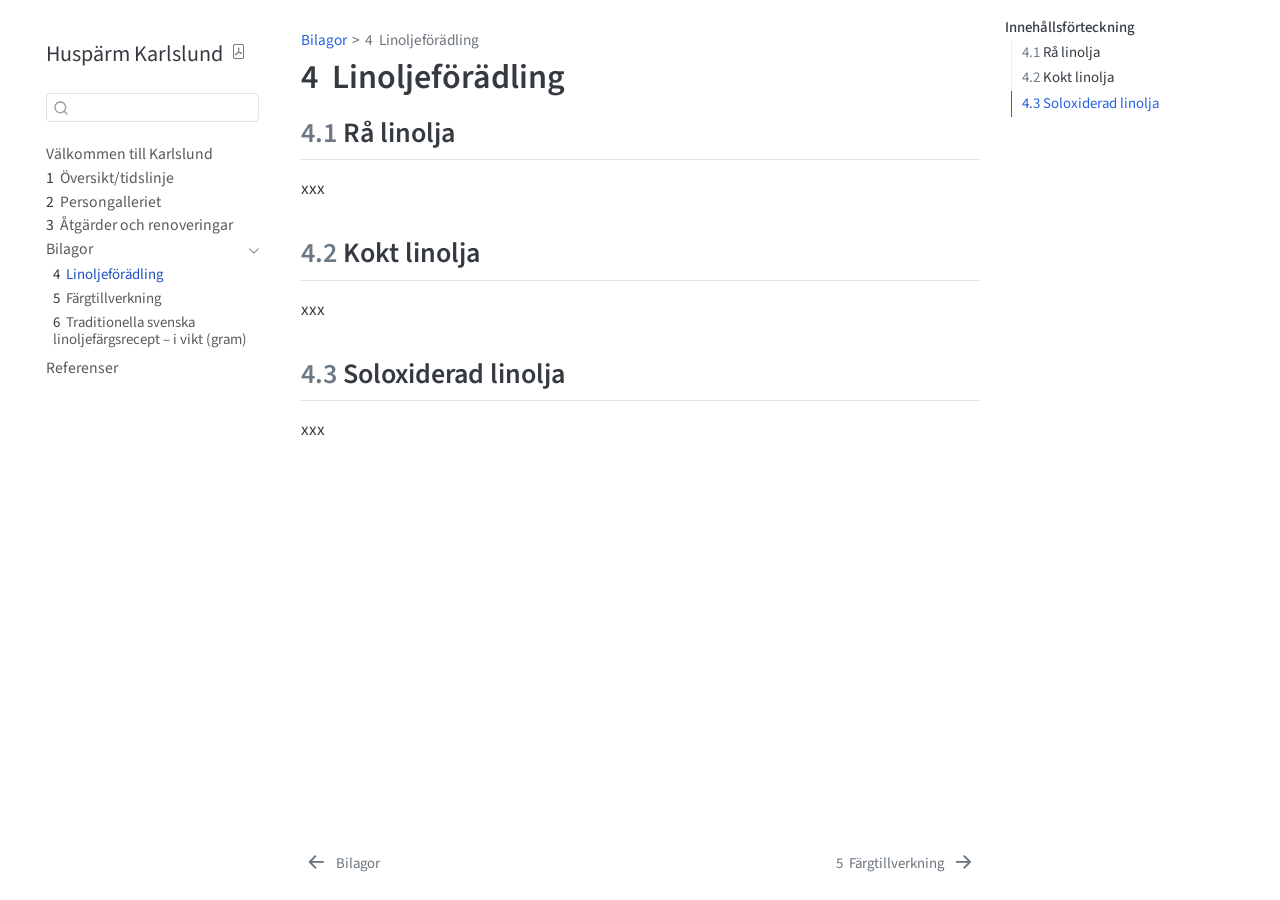
<file: docs/linoljeförädling.html>
<!DOCTYPE html>
<html xmlns="http://www.w3.org/1999/xhtml" lang="sv" xml:lang="sv"><head>

<meta charset="utf-8">
<meta name="generator" content="quarto-1.8.25">

<meta name="viewport" content="width=device-width, initial-scale=1.0, user-scalable=yes">


<title>4&nbsp; Linoljeförädling – Huspärm Karlslund</title>
<style>
code{white-space: pre-wrap;}
span.smallcaps{font-variant: small-caps;}
div.columns{display: flex; gap: min(4vw, 1.5em);}
div.column{flex: auto; overflow-x: auto;}
div.hanging-indent{margin-left: 1.5em; text-indent: -1.5em;}
ul.task-list{list-style: none;}
ul.task-list li input[type="checkbox"] {
  width: 0.8em;
  margin: 0 0.8em 0.2em -1em; /* quarto-specific, see https://github.com/quarto-dev/quarto-cli/issues/4556 */ 
  vertical-align: middle;
}
</style>


<script src="site_libs/quarto-nav/quarto-nav.js"></script>
<script src="site_libs/quarto-nav/headroom.min.js"></script>
<script src="site_libs/clipboard/clipboard.min.js"></script>
<script src="site_libs/quarto-search/autocomplete.umd.js"></script>
<script src="site_libs/quarto-search/fuse.min.js"></script>
<script src="site_libs/quarto-search/quarto-search.js"></script>
<meta name="quarto:offset" content="./">
<link href="./färgtillverkning.html" rel="next">
<link href="./bilagor.html" rel="prev">
<script src="site_libs/quarto-html/quarto.js" type="module"></script>
<script src="site_libs/quarto-html/tabsets/tabsets.js" type="module"></script>
<script src="site_libs/quarto-html/axe/axe-check.js" type="module"></script>
<script src="site_libs/quarto-html/popper.min.js"></script>
<script src="site_libs/quarto-html/tippy.umd.min.js"></script>
<script src="site_libs/quarto-html/anchor.min.js"></script>
<link href="site_libs/quarto-html/tippy.css" rel="stylesheet">
<link href="site_libs/quarto-html/quarto-syntax-highlighting-7b89279ff1a6dce999919e0e67d4d9ec.css" rel="stylesheet" id="quarto-text-highlighting-styles">
<script src="site_libs/bootstrap/bootstrap.min.js"></script>
<link href="site_libs/bootstrap/bootstrap-icons.css" rel="stylesheet">
<link href="site_libs/bootstrap/bootstrap-0dd2bd5de344125cf763a379ddc3eb04.min.css" rel="stylesheet" append-hash="true" id="quarto-bootstrap" data-mode="light">
<script id="quarto-search-options" type="application/json">{
  "location": "sidebar",
  "copy-button": false,
  "collapse-after": 3,
  "panel-placement": "start",
  "type": "textbox",
  "limit": 50,
  "keyboard-shortcut": [
    "f",
    "/",
    "s"
  ],
  "show-item-context": false,
  "language": {
    "search-no-results-text": "Inget resultat",
    "search-matching-documents-text": "matchande dokument",
    "search-copy-link-title": "Kopiera länk för att söka",
    "search-hide-matches-text": "Göm ytterligare resultat",
    "search-more-match-text": "annat resultat i detta dokument",
    "search-more-matches-text": "fler resultat i detta dokument",
    "search-clear-button-title": "Rensa",
    "search-text-placeholder": "",
    "search-detached-cancel-button-title": "Avbryt",
    "search-submit-button-title": "Verkställ",
    "search-label": "Sök"
  }
}</script>


</head>

<body class="nav-sidebar floating quarto-light">

<div id="quarto-search-results"></div>
  <header id="quarto-header" class="headroom fixed-top">
  <nav class="quarto-secondary-nav">
    <div class="container-fluid d-flex">
      <button type="button" class="quarto-btn-toggle btn" data-bs-toggle="collapse" role="button" data-bs-target=".quarto-sidebar-collapse-item" aria-controls="quarto-sidebar" aria-expanded="false" aria-label="Skifta sidonavigering" onclick="if (window.quartoToggleHeadroom) { window.quartoToggleHeadroom(); }">
        <i class="bi bi-layout-text-sidebar-reverse"></i>
      </button>
        <nav class="quarto-page-breadcrumbs" aria-label="breadcrumb"><ol class="breadcrumb"><li class="breadcrumb-item"><a href="./bilagor.html">Bilagor</a></li><li class="breadcrumb-item"><a href="./linoljeförädling.html"><span class="chapter-number">4</span>&nbsp; <span class="chapter-title">Linoljeförädling</span></a></li></ol></nav>
        <a class="flex-grow-1" role="navigation" data-bs-toggle="collapse" data-bs-target=".quarto-sidebar-collapse-item" aria-controls="quarto-sidebar" aria-expanded="false" aria-label="Skifta sidonavigering" onclick="if (window.quartoToggleHeadroom) { window.quartoToggleHeadroom(); }">      
        </a>
      <button type="button" class="btn quarto-search-button" aria-label="Sök" onclick="window.quartoOpenSearch();">
        <i class="bi bi-search"></i>
      </button>
    </div>
  </nav>
</header>
<!-- content -->
<div id="quarto-content" class="quarto-container page-columns page-rows-contents page-layout-article">
<!-- sidebar -->
  <nav id="quarto-sidebar" class="sidebar collapse collapse-horizontal quarto-sidebar-collapse-item sidebar-navigation floating overflow-auto">
    <div class="pt-lg-2 mt-2 text-left sidebar-header sidebar-header-stacked">
      <a href="./index.html" class="sidebar-logo-link">
      </a>
    <div class="sidebar-title mb-0 py-0">
      <a href="./">Huspärm Karlslund</a> 
        <div class="sidebar-tools-main">
    <a href="./Huspärm-Karlslund.pdf" title="Download PDF" class="quarto-navigation-tool px-1" aria-label="Download PDF"><i class="bi bi-file-pdf"></i></a>
</div>
    </div>
      </div>
        <div class="mt-2 flex-shrink-0 align-items-center">
        <div class="sidebar-search">
        <div id="quarto-search" class="" title="Sök"></div>
        </div>
        </div>
    <div class="sidebar-menu-container"> 
    <ul class="list-unstyled mt-1">
        <li class="sidebar-item">
  <div class="sidebar-item-container"> 
  <a href="./index.html" class="sidebar-item-text sidebar-link">
 <span class="menu-text">Välkommen till Karlslund</span></a>
  </div>
</li>
        <li class="sidebar-item">
  <div class="sidebar-item-container"> 
  <a href="./summary.html" class="sidebar-item-text sidebar-link">
 <span class="menu-text"><span class="chapter-number">1</span>&nbsp; <span class="chapter-title">Översikt/tidslinje</span></span></a>
  </div>
</li>
        <li class="sidebar-item">
  <div class="sidebar-item-container"> 
  <a href="./persongalleri.html" class="sidebar-item-text sidebar-link">
 <span class="menu-text"><span class="chapter-number">2</span>&nbsp; <span class="chapter-title">Persongalleriet</span></span></a>
  </div>
</li>
        <li class="sidebar-item">
  <div class="sidebar-item-container"> 
  <a href="./renovering.html" class="sidebar-item-text sidebar-link">
 <span class="menu-text"><span class="chapter-number">3</span>&nbsp; <span class="chapter-title">Åtgärder och renoveringar</span></span></a>
  </div>
</li>
        <li class="sidebar-item sidebar-item-section">
      <div class="sidebar-item-container"> 
            <a href="./bilagor.html" class="sidebar-item-text sidebar-link">
 <span class="menu-text">Bilagor</span></a>
          <a class="sidebar-item-toggle text-start" data-bs-toggle="collapse" data-bs-target="#quarto-sidebar-section-1" role="navigation" aria-expanded="true" aria-label="Skifta sektion">
            <i class="bi bi-chevron-right ms-2"></i>
          </a> 
      </div>
      <ul id="quarto-sidebar-section-1" class="collapse list-unstyled sidebar-section depth1 show">  
          <li class="sidebar-item">
  <div class="sidebar-item-container"> 
  <a href="./linoljeförädling.html" class="sidebar-item-text sidebar-link active">
 <span class="menu-text"><span class="chapter-number">4</span>&nbsp; <span class="chapter-title">Linoljeförädling</span></span></a>
  </div>
</li>
          <li class="sidebar-item">
  <div class="sidebar-item-container"> 
  <a href="./färgtillverkning.html" class="sidebar-item-text sidebar-link">
 <span class="menu-text"><span class="chapter-number">5</span>&nbsp; <span class="chapter-title">Färgtillverkning</span></span></a>
  </div>
</li>
          <li class="sidebar-item">
  <div class="sidebar-item-container"> 
  <a href="./recept-grok.html" class="sidebar-item-text sidebar-link">
 <span class="menu-text"><span class="chapter-number">6</span>&nbsp; <span class="chapter-title">Traditionella svenska linoljefärgsrecept – i vikt (gram)</span></span></a>
  </div>
</li>
      </ul>
  </li>
        <li class="sidebar-item">
  <div class="sidebar-item-container"> 
  <a href="./references.html" class="sidebar-item-text sidebar-link">
 <span class="menu-text">Referenser</span></a>
  </div>
</li>
    </ul>
    </div>
</nav>
<div id="quarto-sidebar-glass" class="quarto-sidebar-collapse-item" data-bs-toggle="collapse" data-bs-target=".quarto-sidebar-collapse-item"></div>
<!-- margin-sidebar -->
    <div id="quarto-margin-sidebar" class="sidebar margin-sidebar">
        <nav id="TOC" role="doc-toc" class="toc-active" data-toc-expanded="3">
    <h2 id="toc-title">Innehållsförteckning</h2>
   
  <ul>
  <li><a href="#sec-linolja-ra" id="toc-sec-linolja-ra" class="nav-link active" data-scroll-target="#sec-linolja-ra"><span class="header-section-number">4.1</span> Rå linolja</a></li>
  <li><a href="#sec-linolja-kokt" id="toc-sec-linolja-kokt" class="nav-link" data-scroll-target="#sec-linolja-kokt"><span class="header-section-number">4.2</span> Kokt linolja</a></li>
  <li><a href="#sec-linolja-soloxiderad" id="toc-sec-linolja-soloxiderad" class="nav-link" data-scroll-target="#sec-linolja-soloxiderad"><span class="header-section-number">4.3</span> Soloxiderad linolja</a></li>
  </ul>
</nav>
    </div>
<!-- main -->
<main class="content" id="quarto-document-content">

<header id="title-block-header" class="quarto-title-block default"><nav class="quarto-page-breadcrumbs quarto-title-breadcrumbs d-none d-lg-block" aria-label="breadcrumb"><ol class="breadcrumb"><li class="breadcrumb-item"><a href="./bilagor.html">Bilagor</a></li><li class="breadcrumb-item"><a href="./linoljeförädling.html"><span class="chapter-number">4</span>&nbsp; <span class="chapter-title">Linoljeförädling</span></a></li></ol></nav>
<div class="quarto-title">
<h1 class="title"><span id="sec-linolja" class="quarto-section-identifier"><span class="chapter-number">4</span>&nbsp; <span class="chapter-title">Linoljeförädling</span></span></h1>
</div>



<div class="quarto-title-meta">

    
  
    
  </div>
  


</header>


<section id="sec-linolja-ra" class="level2" data-number="4.1">
<h2 data-number="4.1" class="anchored" data-anchor-id="sec-linolja-ra"><span class="header-section-number">4.1</span> Rå linolja</h2>
<p>xxx</p>
</section>
<section id="sec-linolja-kokt" class="level2" data-number="4.2">
<h2 data-number="4.2" class="anchored" data-anchor-id="sec-linolja-kokt"><span class="header-section-number">4.2</span> Kokt linolja</h2>
<p>xxx</p>
</section>
<section id="sec-linolja-soloxiderad" class="level2" data-number="4.3">
<h2 data-number="4.3" class="anchored" data-anchor-id="sec-linolja-soloxiderad"><span class="header-section-number">4.3</span> Soloxiderad linolja</h2>
<p>xxx</p>


</section>

</main> <!-- /main -->
<script id="quarto-html-after-body" type="application/javascript">
  window.document.addEventListener("DOMContentLoaded", function (event) {
    const icon = "";
    const anchorJS = new window.AnchorJS();
    anchorJS.options = {
      placement: 'right',
      icon: icon
    };
    anchorJS.add('.anchored');
    const isCodeAnnotation = (el) => {
      for (const clz of el.classList) {
        if (clz.startsWith('code-annotation-')) {                     
          return true;
        }
      }
      return false;
    }
    const onCopySuccess = function(e) {
      // button target
      const button = e.trigger;
      // don't keep focus
      button.blur();
      // flash "checked"
      button.classList.add('code-copy-button-checked');
      var currentTitle = button.getAttribute("title");
      button.setAttribute("title", "Kopierat!");
      let tooltip;
      if (window.bootstrap) {
        button.setAttribute("data-bs-toggle", "tooltip");
        button.setAttribute("data-bs-placement", "left");
        button.setAttribute("data-bs-title", "Kopierat!");
        tooltip = new bootstrap.Tooltip(button, 
          { trigger: "manual", 
            customClass: "code-copy-button-tooltip",
            offset: [0, -8]});
        tooltip.show();    
      }
      setTimeout(function() {
        if (tooltip) {
          tooltip.hide();
          button.removeAttribute("data-bs-title");
          button.removeAttribute("data-bs-toggle");
          button.removeAttribute("data-bs-placement");
        }
        button.setAttribute("title", currentTitle);
        button.classList.remove('code-copy-button-checked');
      }, 1000);
      // clear code selection
      e.clearSelection();
    }
    const getTextToCopy = function(trigger) {
      const outerScaffold = trigger.parentElement.cloneNode(true);
      const codeEl = outerScaffold.querySelector('code');
      for (const childEl of codeEl.children) {
        if (isCodeAnnotation(childEl)) {
          childEl.remove();
        }
      }
      return codeEl.innerText;
    }
    const clipboard = new window.ClipboardJS('.code-copy-button:not([data-in-quarto-modal])', {
      text: getTextToCopy
    });
    clipboard.on('success', onCopySuccess);
    if (window.document.getElementById('quarto-embedded-source-code-modal')) {
      const clipboardModal = new window.ClipboardJS('.code-copy-button[data-in-quarto-modal]', {
        text: getTextToCopy,
        container: window.document.getElementById('quarto-embedded-source-code-modal')
      });
      clipboardModal.on('success', onCopySuccess);
    }
      var localhostRegex = new RegExp(/^(?:http|https):\/\/localhost\:?[0-9]*\//);
      var mailtoRegex = new RegExp(/^mailto:/);
        var filterRegex = new RegExp('/' + window.location.host + '/');
      var isInternal = (href) => {
          return filterRegex.test(href) || localhostRegex.test(href) || mailtoRegex.test(href);
      }
      // Inspect non-navigation links and adorn them if external
     var links = window.document.querySelectorAll('a[href]:not(.nav-link):not(.navbar-brand):not(.toc-action):not(.sidebar-link):not(.sidebar-item-toggle):not(.pagination-link):not(.no-external):not([aria-hidden]):not(.dropdown-item):not(.quarto-navigation-tool):not(.about-link)');
      for (var i=0; i<links.length; i++) {
        const link = links[i];
        if (!isInternal(link.href)) {
          // undo the damage that might have been done by quarto-nav.js in the case of
          // links that we want to consider external
          if (link.dataset.originalHref !== undefined) {
            link.href = link.dataset.originalHref;
          }
        }
      }
    function tippyHover(el, contentFn, onTriggerFn, onUntriggerFn) {
      const config = {
        allowHTML: true,
        maxWidth: 500,
        delay: 100,
        arrow: false,
        appendTo: function(el) {
            return el.parentElement;
        },
        interactive: true,
        interactiveBorder: 10,
        theme: 'quarto',
        placement: 'bottom-start',
      };
      if (contentFn) {
        config.content = contentFn;
      }
      if (onTriggerFn) {
        config.onTrigger = onTriggerFn;
      }
      if (onUntriggerFn) {
        config.onUntrigger = onUntriggerFn;
      }
      window.tippy(el, config); 
    }
    const noterefs = window.document.querySelectorAll('a[role="doc-noteref"]');
    for (var i=0; i<noterefs.length; i++) {
      const ref = noterefs[i];
      tippyHover(ref, function() {
        // use id or data attribute instead here
        let href = ref.getAttribute('data-footnote-href') || ref.getAttribute('href');
        try { href = new URL(href).hash; } catch {}
        const id = href.replace(/^#\/?/, "");
        const note = window.document.getElementById(id);
        if (note) {
          return note.innerHTML;
        } else {
          return "";
        }
      });
    }
    const xrefs = window.document.querySelectorAll('a.quarto-xref');
    const processXRef = (id, note) => {
      // Strip column container classes
      const stripColumnClz = (el) => {
        el.classList.remove("page-full", "page-columns");
        if (el.children) {
          for (const child of el.children) {
            stripColumnClz(child);
          }
        }
      }
      stripColumnClz(note)
      if (id === null || id.startsWith('sec-')) {
        // Special case sections, only their first couple elements
        const container = document.createElement("div");
        if (note.children && note.children.length > 2) {
          container.appendChild(note.children[0].cloneNode(true));
          for (let i = 1; i < note.children.length; i++) {
            const child = note.children[i];
            if (child.tagName === "P" && child.innerText === "") {
              continue;
            } else {
              container.appendChild(child.cloneNode(true));
              break;
            }
          }
          if (window.Quarto?.typesetMath) {
            window.Quarto.typesetMath(container);
          }
          return container.innerHTML
        } else {
          if (window.Quarto?.typesetMath) {
            window.Quarto.typesetMath(note);
          }
          return note.innerHTML;
        }
      } else {
        // Remove any anchor links if they are present
        const anchorLink = note.querySelector('a.anchorjs-link');
        if (anchorLink) {
          anchorLink.remove();
        }
        if (window.Quarto?.typesetMath) {
          window.Quarto.typesetMath(note);
        }
        if (note.classList.contains("callout")) {
          return note.outerHTML;
        } else {
          return note.innerHTML;
        }
      }
    }
    for (var i=0; i<xrefs.length; i++) {
      const xref = xrefs[i];
      tippyHover(xref, undefined, function(instance) {
        instance.disable();
        let url = xref.getAttribute('href');
        let hash = undefined; 
        if (url.startsWith('#')) {
          hash = url;
        } else {
          try { hash = new URL(url).hash; } catch {}
        }
        if (hash) {
          const id = hash.replace(/^#\/?/, "");
          const note = window.document.getElementById(id);
          if (note !== null) {
            try {
              const html = processXRef(id, note.cloneNode(true));
              instance.setContent(html);
            } finally {
              instance.enable();
              instance.show();
            }
          } else {
            // See if we can fetch this
            fetch(url.split('#')[0])
            .then(res => res.text())
            .then(html => {
              const parser = new DOMParser();
              const htmlDoc = parser.parseFromString(html, "text/html");
              const note = htmlDoc.getElementById(id);
              if (note !== null) {
                const html = processXRef(id, note);
                instance.setContent(html);
              } 
            }).finally(() => {
              instance.enable();
              instance.show();
            });
          }
        } else {
          // See if we can fetch a full url (with no hash to target)
          // This is a special case and we should probably do some content thinning / targeting
          fetch(url)
          .then(res => res.text())
          .then(html => {
            const parser = new DOMParser();
            const htmlDoc = parser.parseFromString(html, "text/html");
            const note = htmlDoc.querySelector('main.content');
            if (note !== null) {
              // This should only happen for chapter cross references
              // (since there is no id in the URL)
              // remove the first header
              if (note.children.length > 0 && note.children[0].tagName === "HEADER") {
                note.children[0].remove();
              }
              const html = processXRef(null, note);
              instance.setContent(html);
            } 
          }).finally(() => {
            instance.enable();
            instance.show();
          });
        }
      }, function(instance) {
      });
    }
        let selectedAnnoteEl;
        const selectorForAnnotation = ( cell, annotation) => {
          let cellAttr = 'data-code-cell="' + cell + '"';
          let lineAttr = 'data-code-annotation="' +  annotation + '"';
          const selector = 'span[' + cellAttr + '][' + lineAttr + ']';
          return selector;
        }
        const selectCodeLines = (annoteEl) => {
          const doc = window.document;
          const targetCell = annoteEl.getAttribute("data-target-cell");
          const targetAnnotation = annoteEl.getAttribute("data-target-annotation");
          const annoteSpan = window.document.querySelector(selectorForAnnotation(targetCell, targetAnnotation));
          const lines = annoteSpan.getAttribute("data-code-lines").split(",");
          const lineIds = lines.map((line) => {
            return targetCell + "-" + line;
          })
          let top = null;
          let height = null;
          let parent = null;
          if (lineIds.length > 0) {
              //compute the position of the single el (top and bottom and make a div)
              const el = window.document.getElementById(lineIds[0]);
              top = el.offsetTop;
              height = el.offsetHeight;
              parent = el.parentElement.parentElement;
            if (lineIds.length > 1) {
              const lastEl = window.document.getElementById(lineIds[lineIds.length - 1]);
              const bottom = lastEl.offsetTop + lastEl.offsetHeight;
              height = bottom - top;
            }
            if (top !== null && height !== null && parent !== null) {
              // cook up a div (if necessary) and position it 
              let div = window.document.getElementById("code-annotation-line-highlight");
              if (div === null) {
                div = window.document.createElement("div");
                div.setAttribute("id", "code-annotation-line-highlight");
                div.style.position = 'absolute';
                parent.appendChild(div);
              }
              div.style.top = top - 2 + "px";
              div.style.height = height + 4 + "px";
              div.style.left = 0;
              let gutterDiv = window.document.getElementById("code-annotation-line-highlight-gutter");
              if (gutterDiv === null) {
                gutterDiv = window.document.createElement("div");
                gutterDiv.setAttribute("id", "code-annotation-line-highlight-gutter");
                gutterDiv.style.position = 'absolute';
                const codeCell = window.document.getElementById(targetCell);
                const gutter = codeCell.querySelector('.code-annotation-gutter');
                gutter.appendChild(gutterDiv);
              }
              gutterDiv.style.top = top - 2 + "px";
              gutterDiv.style.height = height + 4 + "px";
            }
            selectedAnnoteEl = annoteEl;
          }
        };
        const unselectCodeLines = () => {
          const elementsIds = ["code-annotation-line-highlight", "code-annotation-line-highlight-gutter"];
          elementsIds.forEach((elId) => {
            const div = window.document.getElementById(elId);
            if (div) {
              div.remove();
            }
          });
          selectedAnnoteEl = undefined;
        };
          // Handle positioning of the toggle
      window.addEventListener(
        "resize",
        throttle(() => {
          elRect = undefined;
          if (selectedAnnoteEl) {
            selectCodeLines(selectedAnnoteEl);
          }
        }, 10)
      );
      function throttle(fn, ms) {
      let throttle = false;
      let timer;
        return (...args) => {
          if(!throttle) { // first call gets through
              fn.apply(this, args);
              throttle = true;
          } else { // all the others get throttled
              if(timer) clearTimeout(timer); // cancel #2
              timer = setTimeout(() => {
                fn.apply(this, args);
                timer = throttle = false;
              }, ms);
          }
        };
      }
        // Attach click handler to the DT
        const annoteDls = window.document.querySelectorAll('dt[data-target-cell]');
        for (const annoteDlNode of annoteDls) {
          annoteDlNode.addEventListener('click', (event) => {
            const clickedEl = event.target;
            if (clickedEl !== selectedAnnoteEl) {
              unselectCodeLines();
              const activeEl = window.document.querySelector('dt[data-target-cell].code-annotation-active');
              if (activeEl) {
                activeEl.classList.remove('code-annotation-active');
              }
              selectCodeLines(clickedEl);
              clickedEl.classList.add('code-annotation-active');
            } else {
              // Unselect the line
              unselectCodeLines();
              clickedEl.classList.remove('code-annotation-active');
            }
          });
        }
    const findCites = (el) => {
      const parentEl = el.parentElement;
      if (parentEl) {
        const cites = parentEl.dataset.cites;
        if (cites) {
          return {
            el,
            cites: cites.split(' ')
          };
        } else {
          return findCites(el.parentElement)
        }
      } else {
        return undefined;
      }
    };
    var bibliorefs = window.document.querySelectorAll('a[role="doc-biblioref"]');
    for (var i=0; i<bibliorefs.length; i++) {
      const ref = bibliorefs[i];
      const citeInfo = findCites(ref);
      if (citeInfo) {
        tippyHover(citeInfo.el, function() {
          var popup = window.document.createElement('div');
          citeInfo.cites.forEach(function(cite) {
            var citeDiv = window.document.createElement('div');
            citeDiv.classList.add('hanging-indent');
            citeDiv.classList.add('csl-entry');
            var biblioDiv = window.document.getElementById('ref-' + cite);
            if (biblioDiv) {
              citeDiv.innerHTML = biblioDiv.innerHTML;
            }
            popup.appendChild(citeDiv);
          });
          return popup.innerHTML;
        });
      }
    }
  });
  </script>
<nav class="page-navigation">
  <div class="nav-page nav-page-previous">
      <a href="./bilagor.html" class="pagination-link" aria-label="Bilagor">
        <i class="bi bi-arrow-left-short"></i> <span class="nav-page-text">Bilagor</span>
      </a>          
  </div>
  <div class="nav-page nav-page-next">
      <a href="./färgtillverkning.html" class="pagination-link" aria-label="Färgtillverkning">
        <span class="nav-page-text"><span class="chapter-number">5</span>&nbsp; <span class="chapter-title">Färgtillverkning</span></span> <i class="bi bi-arrow-right-short"></i>
      </a>
  </div>
</nav>
</div> <!-- /content -->




</body></html>
</file>
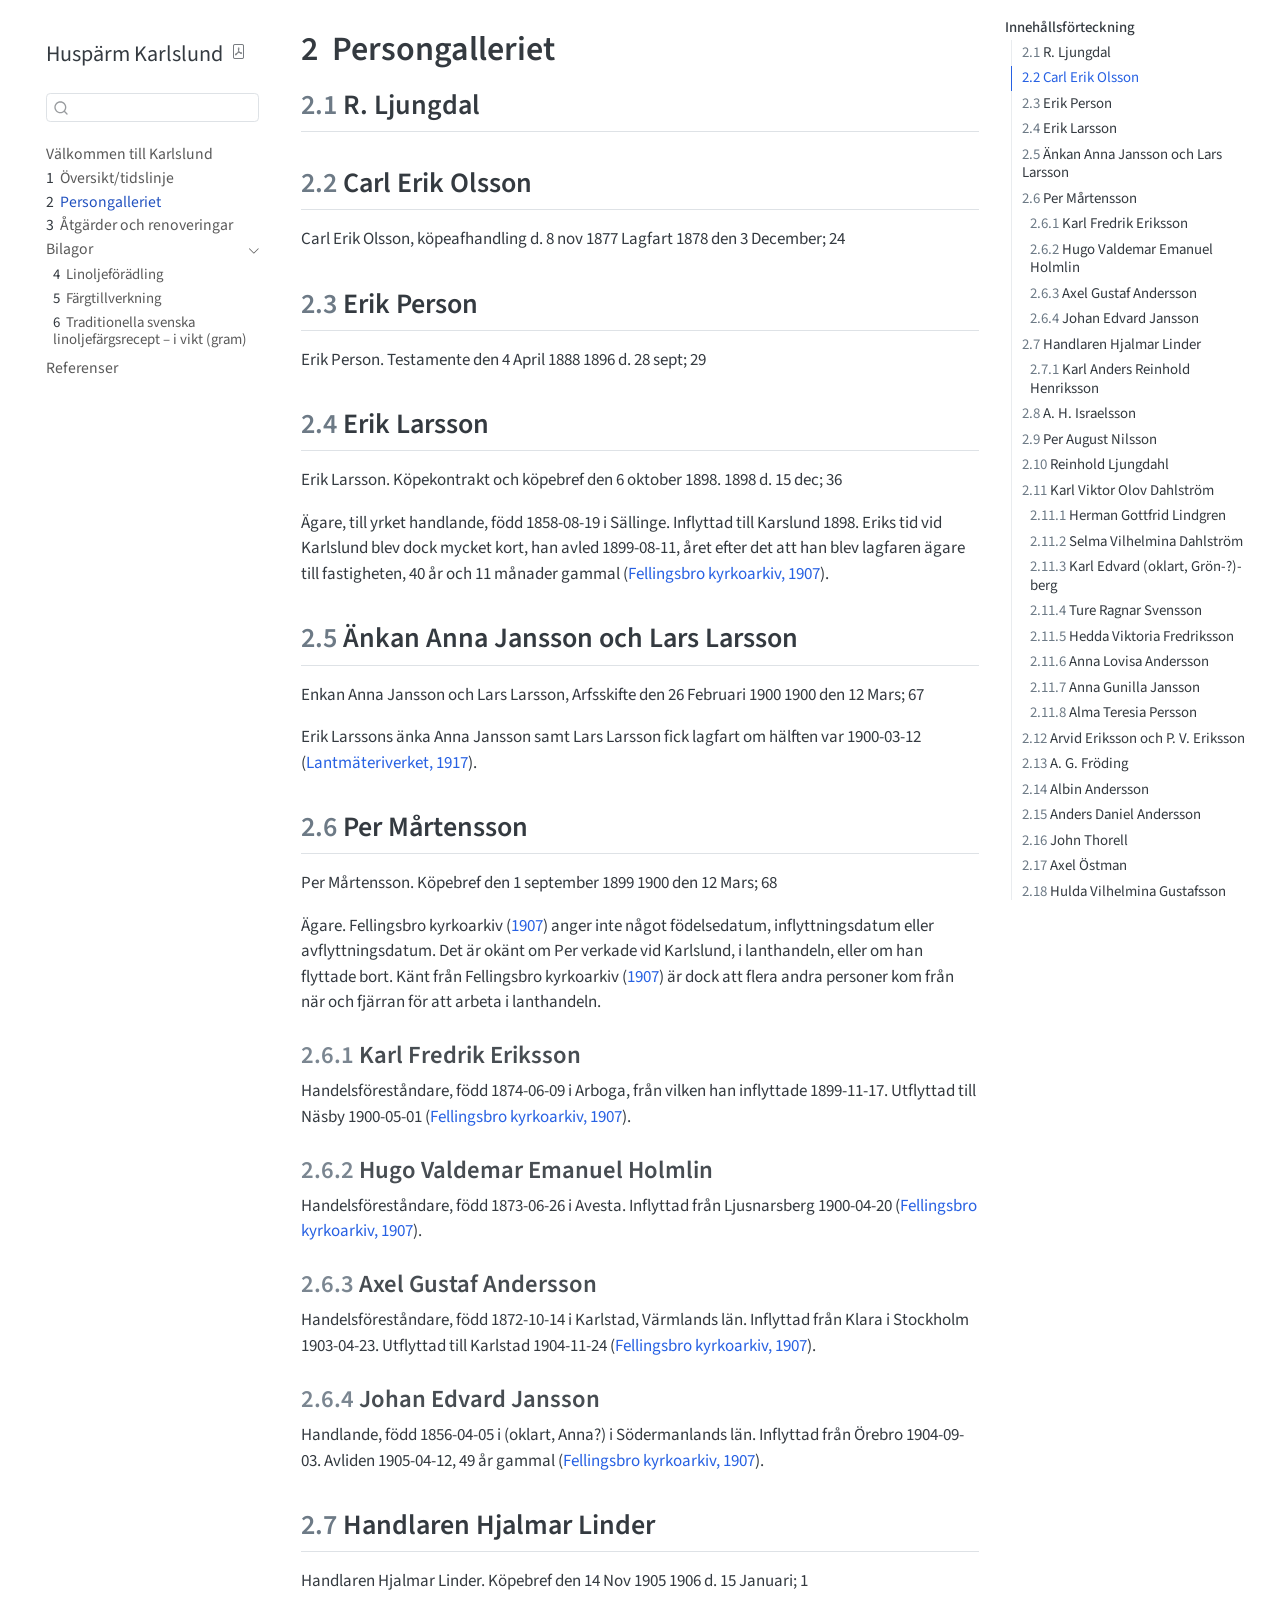
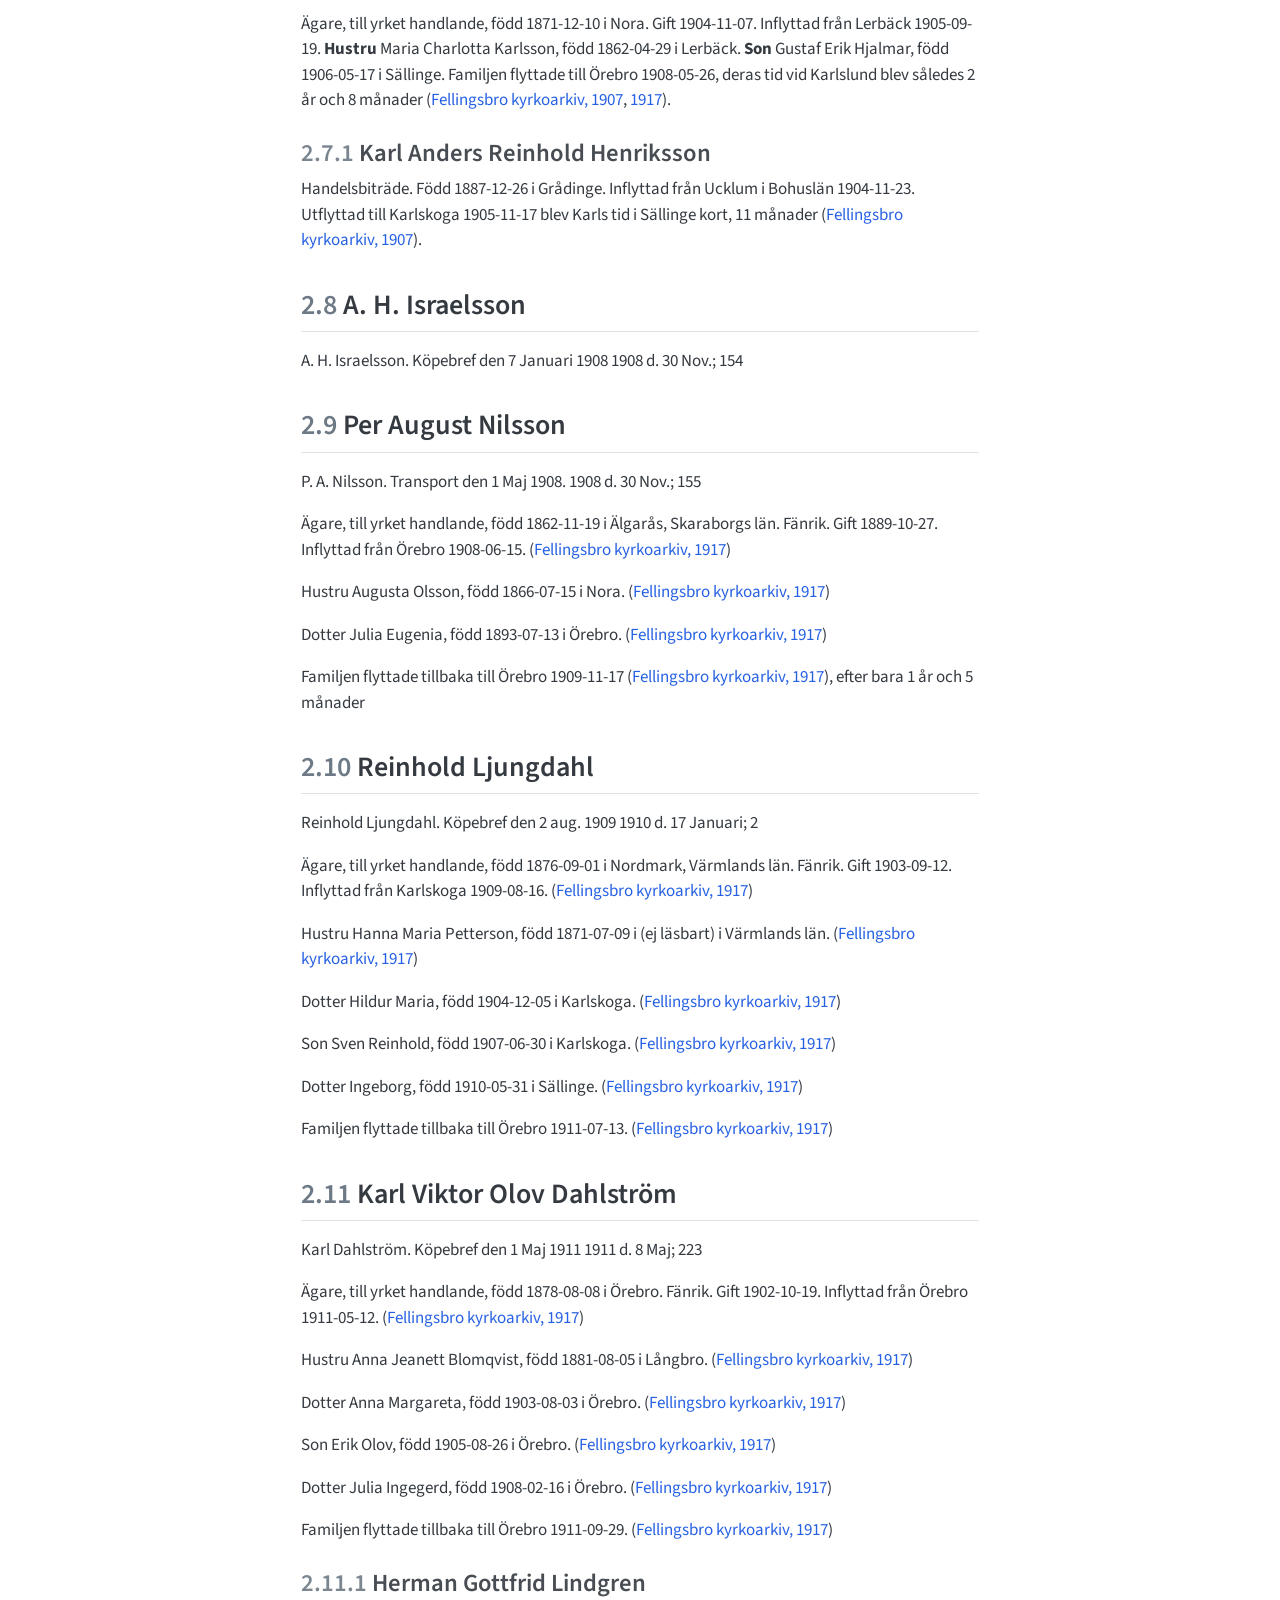
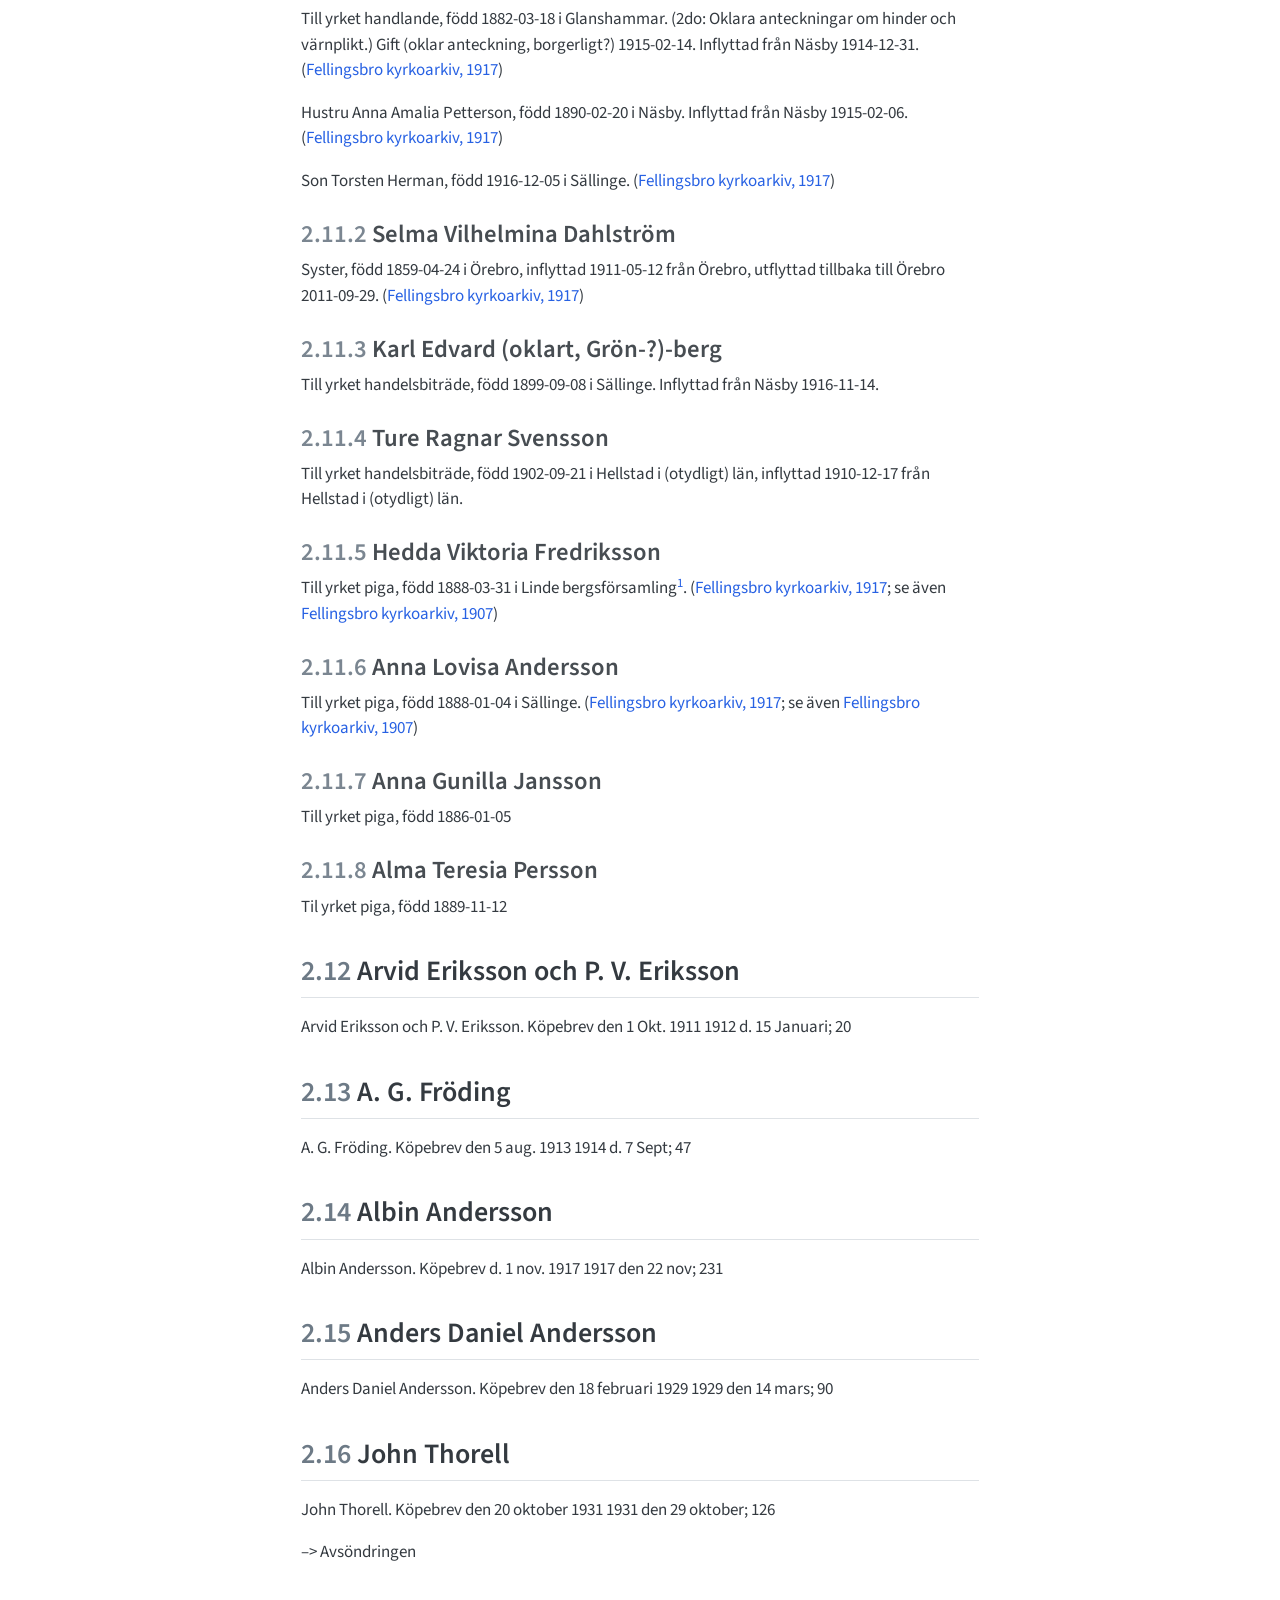
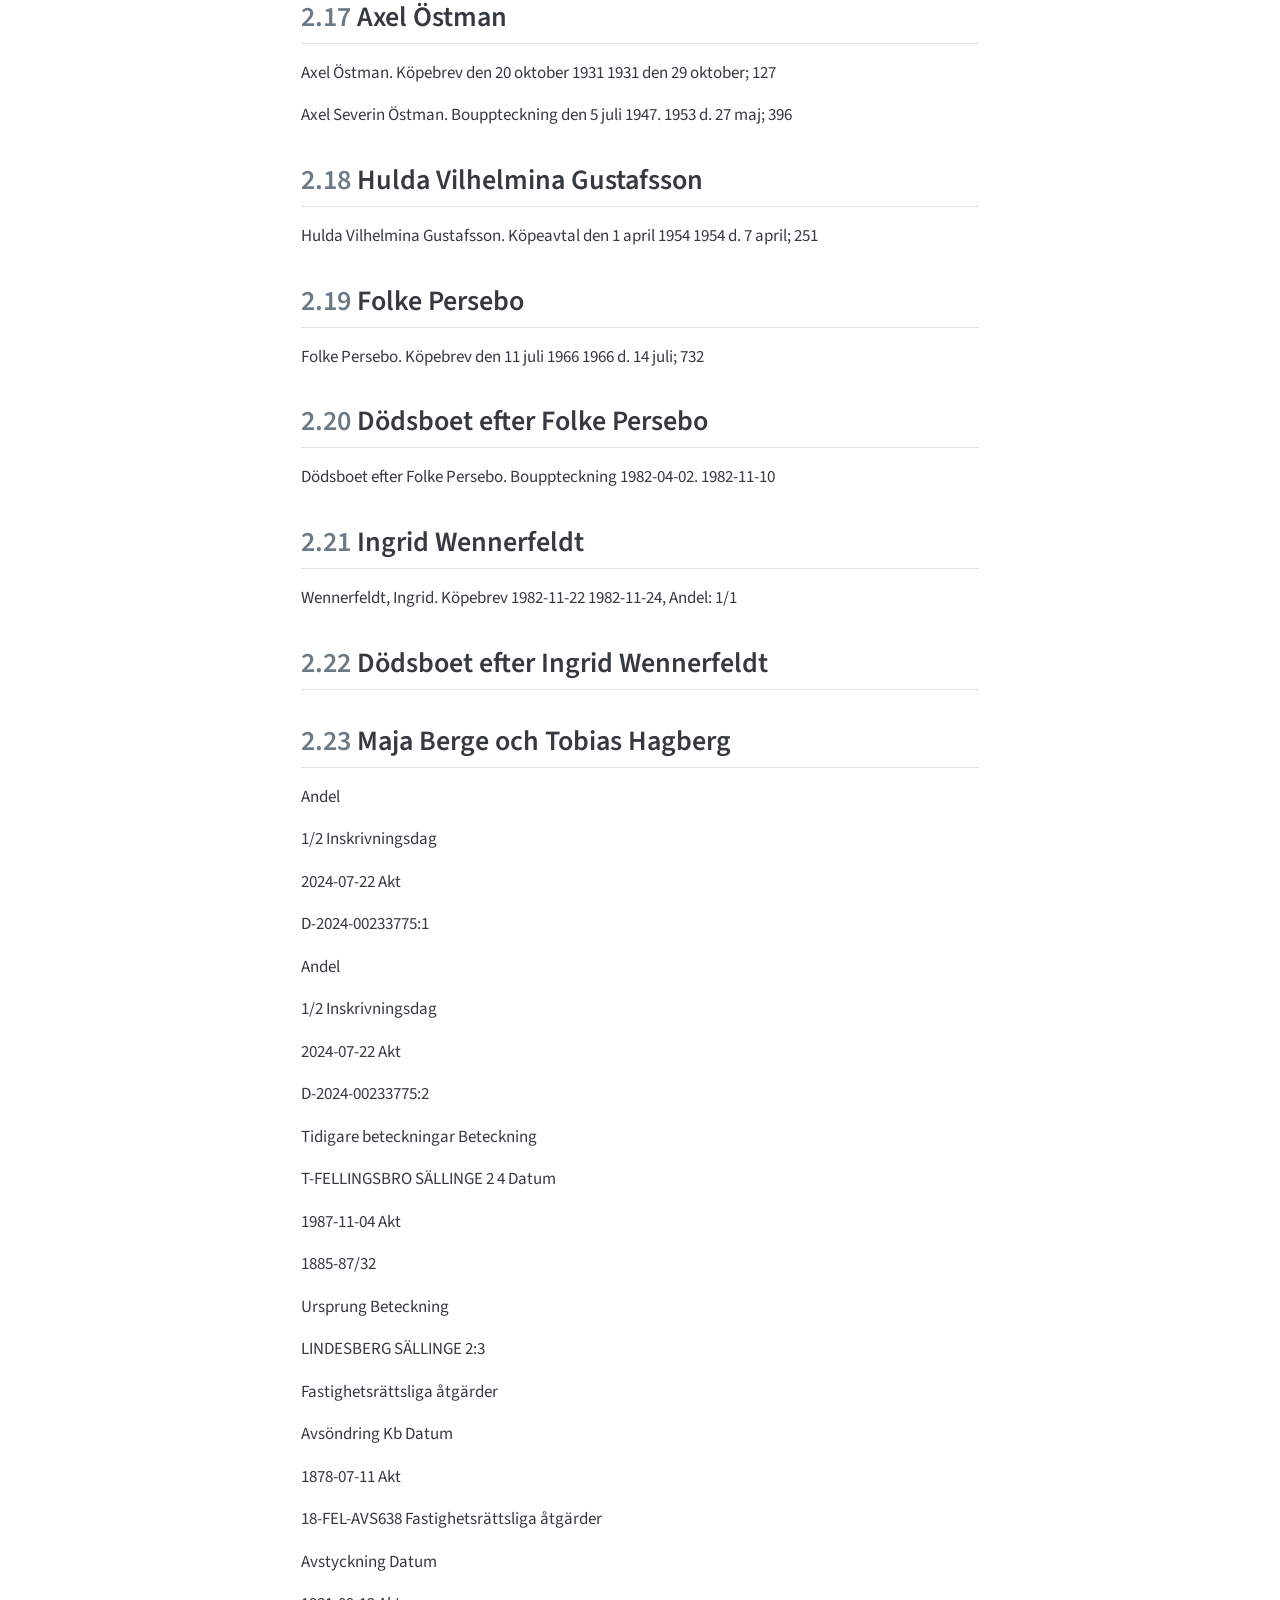
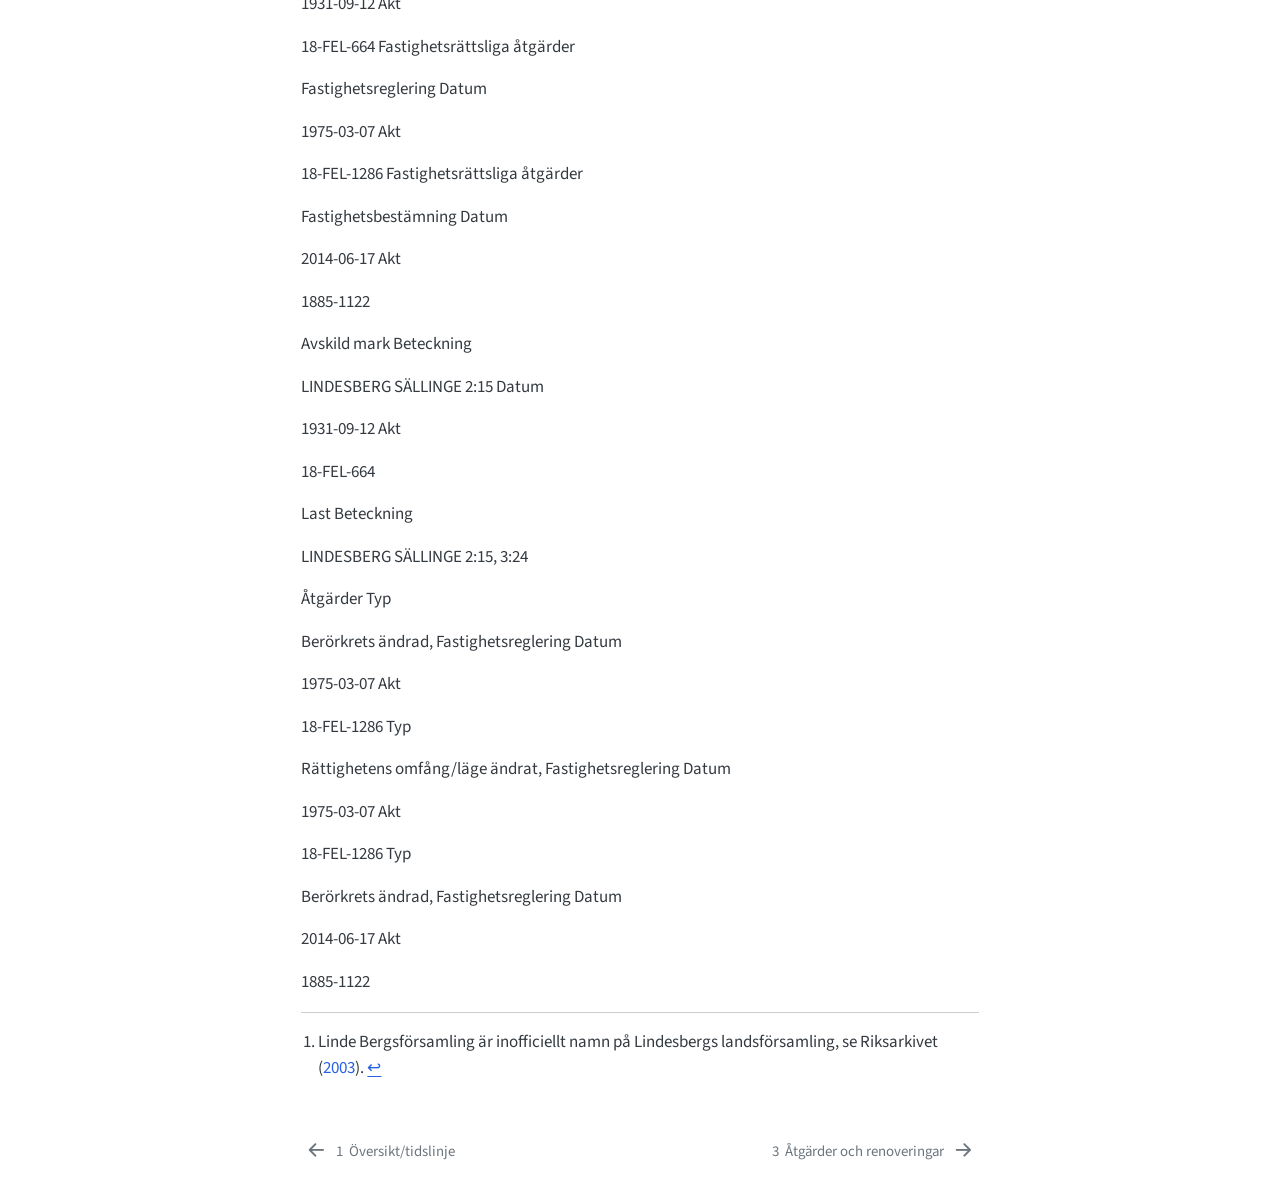
<file: docs/persongalleri.html>
<!DOCTYPE html>
<html xmlns="http://www.w3.org/1999/xhtml" lang="sv" xml:lang="sv"><head>

<meta charset="utf-8">
<meta name="generator" content="quarto-1.8.25">

<meta name="viewport" content="width=device-width, initial-scale=1.0, user-scalable=yes">


<title>2&nbsp; Persongalleriet – Huspärm Karlslund</title>
<style>
code{white-space: pre-wrap;}
span.smallcaps{font-variant: small-caps;}
div.columns{display: flex; gap: min(4vw, 1.5em);}
div.column{flex: auto; overflow-x: auto;}
div.hanging-indent{margin-left: 1.5em; text-indent: -1.5em;}
ul.task-list{list-style: none;}
ul.task-list li input[type="checkbox"] {
  width: 0.8em;
  margin: 0 0.8em 0.2em -1em; /* quarto-specific, see https://github.com/quarto-dev/quarto-cli/issues/4556 */ 
  vertical-align: middle;
}
/* CSS for citations */
div.csl-bib-body { }
div.csl-entry {
  clear: both;
  margin-bottom: 0em;
}
.hanging-indent div.csl-entry {
  margin-left:2em;
  text-indent:-2em;
}
div.csl-left-margin {
  min-width:2em;
  float:left;
}
div.csl-right-inline {
  margin-left:2em;
  padding-left:1em;
}
div.csl-indent {
  margin-left: 2em;
}</style>


<script src="site_libs/quarto-nav/quarto-nav.js"></script>
<script src="site_libs/quarto-nav/headroom.min.js"></script>
<script src="site_libs/clipboard/clipboard.min.js"></script>
<script src="site_libs/quarto-search/autocomplete.umd.js"></script>
<script src="site_libs/quarto-search/fuse.min.js"></script>
<script src="site_libs/quarto-search/quarto-search.js"></script>
<meta name="quarto:offset" content="./">
<link href="./renovering.html" rel="next">
<link href="./summary.html" rel="prev">
<script src="site_libs/quarto-html/quarto.js" type="module"></script>
<script src="site_libs/quarto-html/tabsets/tabsets.js" type="module"></script>
<script src="site_libs/quarto-html/axe/axe-check.js" type="module"></script>
<script src="site_libs/quarto-html/popper.min.js"></script>
<script src="site_libs/quarto-html/tippy.umd.min.js"></script>
<script src="site_libs/quarto-html/anchor.min.js"></script>
<link href="site_libs/quarto-html/tippy.css" rel="stylesheet">
<link href="site_libs/quarto-html/quarto-syntax-highlighting-7b89279ff1a6dce999919e0e67d4d9ec.css" rel="stylesheet" id="quarto-text-highlighting-styles">
<script src="site_libs/bootstrap/bootstrap.min.js"></script>
<link href="site_libs/bootstrap/bootstrap-icons.css" rel="stylesheet">
<link href="site_libs/bootstrap/bootstrap-0dd2bd5de344125cf763a379ddc3eb04.min.css" rel="stylesheet" append-hash="true" id="quarto-bootstrap" data-mode="light">
<script id="quarto-search-options" type="application/json">{
  "location": "sidebar",
  "copy-button": false,
  "collapse-after": 3,
  "panel-placement": "start",
  "type": "textbox",
  "limit": 50,
  "keyboard-shortcut": [
    "f",
    "/",
    "s"
  ],
  "show-item-context": false,
  "language": {
    "search-no-results-text": "Inget resultat",
    "search-matching-documents-text": "matchande dokument",
    "search-copy-link-title": "Kopiera länk för att söka",
    "search-hide-matches-text": "Göm ytterligare resultat",
    "search-more-match-text": "annat resultat i detta dokument",
    "search-more-matches-text": "fler resultat i detta dokument",
    "search-clear-button-title": "Rensa",
    "search-text-placeholder": "",
    "search-detached-cancel-button-title": "Avbryt",
    "search-submit-button-title": "Verkställ",
    "search-label": "Sök"
  }
}</script>


</head>

<body class="nav-sidebar floating quarto-light">

<div id="quarto-search-results"></div>
  <header id="quarto-header" class="headroom fixed-top">
  <nav class="quarto-secondary-nav">
    <div class="container-fluid d-flex">
      <button type="button" class="quarto-btn-toggle btn" data-bs-toggle="collapse" role="button" data-bs-target=".quarto-sidebar-collapse-item" aria-controls="quarto-sidebar" aria-expanded="false" aria-label="Skifta sidonavigering" onclick="if (window.quartoToggleHeadroom) { window.quartoToggleHeadroom(); }">
        <i class="bi bi-layout-text-sidebar-reverse"></i>
      </button>
        <nav class="quarto-page-breadcrumbs" aria-label="breadcrumb"><ol class="breadcrumb"><li class="breadcrumb-item"><a href="./persongalleri.html"><span class="chapter-number">2</span>&nbsp; <span class="chapter-title">Persongalleriet</span></a></li></ol></nav>
        <a class="flex-grow-1" role="navigation" data-bs-toggle="collapse" data-bs-target=".quarto-sidebar-collapse-item" aria-controls="quarto-sidebar" aria-expanded="false" aria-label="Skifta sidonavigering" onclick="if (window.quartoToggleHeadroom) { window.quartoToggleHeadroom(); }">      
        </a>
      <button type="button" class="btn quarto-search-button" aria-label="Sök" onclick="window.quartoOpenSearch();">
        <i class="bi bi-search"></i>
      </button>
    </div>
  </nav>
</header>
<!-- content -->
<div id="quarto-content" class="quarto-container page-columns page-rows-contents page-layout-article">
<!-- sidebar -->
  <nav id="quarto-sidebar" class="sidebar collapse collapse-horizontal quarto-sidebar-collapse-item sidebar-navigation floating overflow-auto">
    <div class="pt-lg-2 mt-2 text-left sidebar-header sidebar-header-stacked">
      <a href="./index.html" class="sidebar-logo-link">
      </a>
    <div class="sidebar-title mb-0 py-0">
      <a href="./">Huspärm Karlslund</a> 
        <div class="sidebar-tools-main">
    <a href="./Huspärm-Karlslund.pdf" title="Download PDF" class="quarto-navigation-tool px-1" aria-label="Download PDF"><i class="bi bi-file-pdf"></i></a>
</div>
    </div>
      </div>
        <div class="mt-2 flex-shrink-0 align-items-center">
        <div class="sidebar-search">
        <div id="quarto-search" class="" title="Sök"></div>
        </div>
        </div>
    <div class="sidebar-menu-container"> 
    <ul class="list-unstyled mt-1">
        <li class="sidebar-item">
  <div class="sidebar-item-container"> 
  <a href="./index.html" class="sidebar-item-text sidebar-link">
 <span class="menu-text">Välkommen till Karlslund</span></a>
  </div>
</li>
        <li class="sidebar-item">
  <div class="sidebar-item-container"> 
  <a href="./summary.html" class="sidebar-item-text sidebar-link">
 <span class="menu-text"><span class="chapter-number">1</span>&nbsp; <span class="chapter-title">Översikt/tidslinje</span></span></a>
  </div>
</li>
        <li class="sidebar-item">
  <div class="sidebar-item-container"> 
  <a href="./persongalleri.html" class="sidebar-item-text sidebar-link active">
 <span class="menu-text"><span class="chapter-number">2</span>&nbsp; <span class="chapter-title">Persongalleriet</span></span></a>
  </div>
</li>
        <li class="sidebar-item">
  <div class="sidebar-item-container"> 
  <a href="./renovering.html" class="sidebar-item-text sidebar-link">
 <span class="menu-text"><span class="chapter-number">3</span>&nbsp; <span class="chapter-title">Åtgärder och renoveringar</span></span></a>
  </div>
</li>
        <li class="sidebar-item sidebar-item-section">
      <div class="sidebar-item-container"> 
            <a href="./bilagor.html" class="sidebar-item-text sidebar-link">
 <span class="menu-text">Bilagor</span></a>
          <a class="sidebar-item-toggle text-start" data-bs-toggle="collapse" data-bs-target="#quarto-sidebar-section-1" role="navigation" aria-expanded="true" aria-label="Skifta sektion">
            <i class="bi bi-chevron-right ms-2"></i>
          </a> 
      </div>
      <ul id="quarto-sidebar-section-1" class="collapse list-unstyled sidebar-section depth1 show">  
          <li class="sidebar-item">
  <div class="sidebar-item-container"> 
  <a href="./linoljeförädling.html" class="sidebar-item-text sidebar-link">
 <span class="menu-text"><span class="chapter-number">4</span>&nbsp; <span class="chapter-title">Linoljeförädling</span></span></a>
  </div>
</li>
          <li class="sidebar-item">
  <div class="sidebar-item-container"> 
  <a href="./färgtillverkning.html" class="sidebar-item-text sidebar-link">
 <span class="menu-text"><span class="chapter-number">5</span>&nbsp; <span class="chapter-title">Färgtillverkning</span></span></a>
  </div>
</li>
          <li class="sidebar-item">
  <div class="sidebar-item-container"> 
  <a href="./recept-grok.html" class="sidebar-item-text sidebar-link">
 <span class="menu-text"><span class="chapter-number">6</span>&nbsp; <span class="chapter-title">Traditionella svenska linoljefärgsrecept – i vikt (gram)</span></span></a>
  </div>
</li>
      </ul>
  </li>
        <li class="sidebar-item">
  <div class="sidebar-item-container"> 
  <a href="./references.html" class="sidebar-item-text sidebar-link">
 <span class="menu-text">Referenser</span></a>
  </div>
</li>
    </ul>
    </div>
</nav>
<div id="quarto-sidebar-glass" class="quarto-sidebar-collapse-item" data-bs-toggle="collapse" data-bs-target=".quarto-sidebar-collapse-item"></div>
<!-- margin-sidebar -->
    <div id="quarto-margin-sidebar" class="sidebar margin-sidebar">
        <nav id="TOC" role="doc-toc" class="toc-active" data-toc-expanded="3">
    <h2 id="toc-title">Innehållsförteckning</h2>
   
  <ul>
  <li><a href="#r.-ljungdal" id="toc-r.-ljungdal" class="nav-link active" data-scroll-target="#r.-ljungdal"><span class="header-section-number">2.1</span> R. Ljungdal</a></li>
  <li><a href="#sec-ceo" id="toc-sec-ceo" class="nav-link" data-scroll-target="#sec-ceo"><span class="header-section-number">2.2</span> Carl Erik Olsson</a></li>
  <li><a href="#sec-ep" id="toc-sec-ep" class="nav-link" data-scroll-target="#sec-ep"><span class="header-section-number">2.3</span> Erik Person</a></li>
  <li><a href="#sec-el" id="toc-sec-el" class="nav-link" data-scroll-target="#sec-el"><span class="header-section-number">2.4</span> Erik Larsson</a></li>
  <li><a href="#änkan-anna-jansson-och-lars-larsson" id="toc-änkan-anna-jansson-och-lars-larsson" class="nav-link" data-scroll-target="#änkan-anna-jansson-och-lars-larsson"><span class="header-section-number">2.5</span> Änkan Anna Jansson och Lars Larsson</a></li>
  <li><a href="#per-mårtensson" id="toc-per-mårtensson" class="nav-link" data-scroll-target="#per-mårtensson"><span class="header-section-number">2.6</span> Per Mårtensson</a>
  <ul class="collapse">
  <li><a href="#karl-fredrik-eriksson" id="toc-karl-fredrik-eriksson" class="nav-link" data-scroll-target="#karl-fredrik-eriksson"><span class="header-section-number">2.6.1</span> Karl Fredrik Eriksson</a></li>
  <li><a href="#hugo-valdemar-emanuel-holmlin" id="toc-hugo-valdemar-emanuel-holmlin" class="nav-link" data-scroll-target="#hugo-valdemar-emanuel-holmlin"><span class="header-section-number">2.6.2</span> Hugo Valdemar Emanuel Holmlin</a></li>
  <li><a href="#axel-gustaf-andersson" id="toc-axel-gustaf-andersson" class="nav-link" data-scroll-target="#axel-gustaf-andersson"><span class="header-section-number">2.6.3</span> Axel Gustaf Andersson</a></li>
  <li><a href="#johan-edvard-jansson" id="toc-johan-edvard-jansson" class="nav-link" data-scroll-target="#johan-edvard-jansson"><span class="header-section-number">2.6.4</span> Johan Edvard Jansson</a></li>
  </ul></li>
  <li><a href="#handlaren-hjalmar-linder" id="toc-handlaren-hjalmar-linder" class="nav-link" data-scroll-target="#handlaren-hjalmar-linder"><span class="header-section-number">2.7</span> Handlaren Hjalmar Linder</a>
  <ul class="collapse">
  <li><a href="#karl-anders-reinhold-henriksson" id="toc-karl-anders-reinhold-henriksson" class="nav-link" data-scroll-target="#karl-anders-reinhold-henriksson"><span class="header-section-number">2.7.1</span> Karl Anders Reinhold Henriksson</a></li>
  </ul></li>
  <li><a href="#a.-h.-israelsson" id="toc-a.-h.-israelsson" class="nav-link" data-scroll-target="#a.-h.-israelsson"><span class="header-section-number">2.8</span> A. H. Israelsson</a></li>
  <li><a href="#per-august-nilsson" id="toc-per-august-nilsson" class="nav-link" data-scroll-target="#per-august-nilsson"><span class="header-section-number">2.9</span> Per August Nilsson</a></li>
  <li><a href="#reinhold-ljungdahl" id="toc-reinhold-ljungdahl" class="nav-link" data-scroll-target="#reinhold-ljungdahl"><span class="header-section-number">2.10</span> Reinhold Ljungdahl</a></li>
  <li><a href="#karl-viktor-olov-dahlström" id="toc-karl-viktor-olov-dahlström" class="nav-link" data-scroll-target="#karl-viktor-olov-dahlström"><span class="header-section-number">2.11</span> Karl Viktor Olov Dahlström</a>
  <ul class="collapse">
  <li><a href="#herman-gottfrid-lindgren" id="toc-herman-gottfrid-lindgren" class="nav-link" data-scroll-target="#herman-gottfrid-lindgren"><span class="header-section-number">2.11.1</span> Herman Gottfrid Lindgren</a></li>
  <li><a href="#selma-vilhelmina-dahlström" id="toc-selma-vilhelmina-dahlström" class="nav-link" data-scroll-target="#selma-vilhelmina-dahlström"><span class="header-section-number">2.11.2</span> Selma Vilhelmina Dahlström</a></li>
  <li><a href="#karl-edvard-oklart-grön--berg" id="toc-karl-edvard-oklart-grön--berg" class="nav-link" data-scroll-target="#karl-edvard-oklart-grön--berg"><span class="header-section-number">2.11.3</span> Karl Edvard (oklart, Grön-?)-berg</a></li>
  <li><a href="#ture-ragnar-svensson" id="toc-ture-ragnar-svensson" class="nav-link" data-scroll-target="#ture-ragnar-svensson"><span class="header-section-number">2.11.4</span> Ture Ragnar Svensson</a></li>
  <li><a href="#hedda-viktoria-fredriksson" id="toc-hedda-viktoria-fredriksson" class="nav-link" data-scroll-target="#hedda-viktoria-fredriksson"><span class="header-section-number">2.11.5</span> Hedda Viktoria Fredriksson</a></li>
  <li><a href="#anna-lovisa-andersson" id="toc-anna-lovisa-andersson" class="nav-link" data-scroll-target="#anna-lovisa-andersson"><span class="header-section-number">2.11.6</span> Anna Lovisa Andersson</a></li>
  <li><a href="#anna-gunilla-jansson" id="toc-anna-gunilla-jansson" class="nav-link" data-scroll-target="#anna-gunilla-jansson"><span class="header-section-number">2.11.7</span> Anna Gunilla Jansson</a></li>
  <li><a href="#alma-teresia-persson" id="toc-alma-teresia-persson" class="nav-link" data-scroll-target="#alma-teresia-persson"><span class="header-section-number">2.11.8</span> Alma Teresia Persson</a></li>
  </ul></li>
  <li><a href="#arvid-eriksson-och-p.-v.-eriksson" id="toc-arvid-eriksson-och-p.-v.-eriksson" class="nav-link" data-scroll-target="#arvid-eriksson-och-p.-v.-eriksson"><span class="header-section-number">2.12</span> Arvid Eriksson och P. V. Eriksson</a></li>
  <li><a href="#a.-g.-fröding" id="toc-a.-g.-fröding" class="nav-link" data-scroll-target="#a.-g.-fröding"><span class="header-section-number">2.13</span> A. G. Fröding</a></li>
  <li><a href="#albin-andersson" id="toc-albin-andersson" class="nav-link" data-scroll-target="#albin-andersson"><span class="header-section-number">2.14</span> Albin Andersson</a></li>
  <li><a href="#anders-daniel-andersson" id="toc-anders-daniel-andersson" class="nav-link" data-scroll-target="#anders-daniel-andersson"><span class="header-section-number">2.15</span> Anders Daniel Andersson</a></li>
  <li><a href="#john-thorell" id="toc-john-thorell" class="nav-link" data-scroll-target="#john-thorell"><span class="header-section-number">2.16</span> John Thorell</a></li>
  <li><a href="#axel-östman" id="toc-axel-östman" class="nav-link" data-scroll-target="#axel-östman"><span class="header-section-number">2.17</span> Axel Östman</a></li>
  <li><a href="#hulda-vilhelmina-gustafsson" id="toc-hulda-vilhelmina-gustafsson" class="nav-link" data-scroll-target="#hulda-vilhelmina-gustafsson"><span class="header-section-number">2.18</span> Hulda Vilhelmina Gustafsson</a></li>
  <li><a href="#folke-persebo" id="toc-folke-persebo" class="nav-link" data-scroll-target="#folke-persebo"><span class="header-section-number">2.19</span> Folke Persebo</a></li>
  <li><a href="#dödsboet-efter-folke-persebo" id="toc-dödsboet-efter-folke-persebo" class="nav-link" data-scroll-target="#dödsboet-efter-folke-persebo"><span class="header-section-number">2.20</span> Dödsboet efter Folke Persebo</a></li>
  <li><a href="#ingrid-wennerfeldt" id="toc-ingrid-wennerfeldt" class="nav-link" data-scroll-target="#ingrid-wennerfeldt"><span class="header-section-number">2.21</span> Ingrid Wennerfeldt</a></li>
  <li><a href="#dödsboet-efter-ingrid-wennerfeldt" id="toc-dödsboet-efter-ingrid-wennerfeldt" class="nav-link" data-scroll-target="#dödsboet-efter-ingrid-wennerfeldt"><span class="header-section-number">2.22</span> Dödsboet efter Ingrid Wennerfeldt</a></li>
  <li><a href="#maja-berge-och-tobias-hagberg" id="toc-maja-berge-och-tobias-hagberg" class="nav-link" data-scroll-target="#maja-berge-och-tobias-hagberg"><span class="header-section-number">2.23</span> Maja Berge och Tobias Hagberg</a></li>
  </ul>
</nav>
    </div>
<!-- main -->
<main class="content" id="quarto-document-content">

<header id="title-block-header" class="quarto-title-block default">
<div class="quarto-title">
<h1 class="title"><span class="chapter-number">2</span>&nbsp; <span class="chapter-title">Persongalleriet</span></h1>
</div>



<div class="quarto-title-meta">

    
  
    
  </div>
  


</header>


<section id="r.-ljungdal" class="level2" data-number="2.1">
<h2 data-number="2.1" class="anchored" data-anchor-id="r.-ljungdal"><span class="header-section-number">2.1</span> R. Ljungdal</h2>
</section>
<section id="sec-ceo" class="level2" data-number="2.2">
<h2 data-number="2.2" class="anchored" data-anchor-id="sec-ceo"><span class="header-section-number">2.2</span> Carl Erik Olsson</h2>
<p>Carl Erik Olsson, köpeafhandling d.&nbsp;8 nov 1877 Lagfart 1878 den 3 December; 24</p>
</section>
<section id="sec-ep" class="level2" data-number="2.3">
<h2 data-number="2.3" class="anchored" data-anchor-id="sec-ep"><span class="header-section-number">2.3</span> Erik Person</h2>
<p>Erik Person. Testamente den 4 April 1888 1896 d.&nbsp;28 sept; 29</p>
</section>
<section id="sec-el" class="level2" data-number="2.4">
<h2 data-number="2.4" class="anchored" data-anchor-id="sec-el"><span class="header-section-number">2.4</span> Erik Larsson</h2>
<p>Erik Larsson. Köpekontrakt och köpebref den 6 oktober 1898. 1898 d.&nbsp;15 dec; 36</p>
<p>Ägare, till yrket handlande, född 1858-08-19 i Sällinge. Inflyttad till Karslund 1898. Eriks tid vid Karlslund blev dock mycket kort, han avled 1899-08-11, året efter det att han blev lagfaren ägare till fastigheten, 40 år och 11 månader gammal <span class="citation" data-cites="00163702_00369">(<a href="references.html#ref-00163702_00369" role="doc-biblioref">Fellingsbro kyrkoarkiv, 1907</a>)</span>.</p>
<!-- 2do: följ hänvisning till 1:139 -->
<!-- 2do: vad dog han av, finns något i kyrkböckerna? -->
</section>
<section id="änkan-anna-jansson-och-lars-larsson" class="level2" data-number="2.5">
<h2 data-number="2.5" class="anchored" data-anchor-id="änkan-anna-jansson-och-lars-larsson"><span class="header-section-number">2.5</span> Änkan Anna Jansson och Lars Larsson</h2>
<p>Enkan Anna Jansson och Lars Larsson, Arfsskifte den 26 Februari 1900 1900 den 12 Mars; 67 <!-- (Eriks bror?) --></p>
<p>Erik Larssons änka Anna Jansson samt Lars Larsson fick lagfart om hälften var 1900-03-12 <span class="citation" data-cites="lagfartsbok">(<a href="references.html#ref-lagfartsbok" role="doc-biblioref">Lantmäteriverket, 1917</a>)</span>.</p>
</section>
<section id="per-mårtensson" class="level2" data-number="2.6">
<h2 data-number="2.6" class="anchored" data-anchor-id="per-mårtensson"><span class="header-section-number">2.6</span> Per Mårtensson</h2>
<p>Per Mårtensson. Köpebref den 1 september 1899 1900 den 12 Mars; 68</p>
<!-- (2do: En oklar anteckning i @00163702_00369 refererar till Linder, se sektion nedan.)
 -->
<p>Ägare. <span class="citation" data-cites="00163702_00369">Fellingsbro kyrkoarkiv (<a href="references.html#ref-00163702_00369" role="doc-biblioref">1907</a>)</span> anger inte något födelsedatum, inflyttningsdatum eller avflyttningsdatum. Det är okänt om Per verkade vid Karlslund, i lanthandeln, eller om han flyttade bort. Känt från <span class="citation" data-cites="00163702_00369">Fellingsbro kyrkoarkiv (<a href="references.html#ref-00163702_00369" role="doc-biblioref">1907</a>)</span> är dock att flera andra personer kom från när och fjärran för att arbeta i lanthandeln.</p>
<section id="karl-fredrik-eriksson" class="level3" data-number="2.6.1">
<h3 data-number="2.6.1" class="anchored" data-anchor-id="karl-fredrik-eriksson"><span class="header-section-number">2.6.1</span> Karl Fredrik Eriksson</h3>
<p>Handelsföreståndare, född 1874-06-09 i Arboga, från vilken han inflyttade 1899-11-17. Utflyttad till Näsby 1900-05-01 <span class="citation" data-cites="00163702_00369">(<a href="references.html#ref-00163702_00369" role="doc-biblioref">Fellingsbro kyrkoarkiv, 1907</a>)</span>.</p>
</section>
<section id="hugo-valdemar-emanuel-holmlin" class="level3" data-number="2.6.2">
<h3 data-number="2.6.2" class="anchored" data-anchor-id="hugo-valdemar-emanuel-holmlin"><span class="header-section-number">2.6.2</span> Hugo Valdemar Emanuel Holmlin</h3>
<p>Handelsföreståndare, född 1873-06-26 i Avesta. Inflyttad från Ljusnarsberg 1900-04-20 <span class="citation" data-cites="00163702_00369">(<a href="references.html#ref-00163702_00369" role="doc-biblioref">Fellingsbro kyrkoarkiv, 1907</a>)</span>.</p>
</section>
<section id="axel-gustaf-andersson" class="level3" data-number="2.6.3">
<h3 data-number="2.6.3" class="anchored" data-anchor-id="axel-gustaf-andersson"><span class="header-section-number">2.6.3</span> Axel Gustaf Andersson</h3>
<p>Handelsföreståndare, född 1872-10-14 i Karlstad, Värmlands län. Inflyttad från Klara i Stockholm 1903-04-23. Utflyttad till Karlstad 1904-11-24 <span class="citation" data-cites="00163702_00369">(<a href="references.html#ref-00163702_00369" role="doc-biblioref">Fellingsbro kyrkoarkiv, 1907</a>)</span>.</p>
</section>
<section id="johan-edvard-jansson" class="level3" data-number="2.6.4">
<h3 data-number="2.6.4" class="anchored" data-anchor-id="johan-edvard-jansson"><span class="header-section-number">2.6.4</span> Johan Edvard Jansson</h3>
<p>Handlande, född 1856-04-05 i (oklart, Anna?) i Södermanlands län. Inflyttad från Örebro 1904-09-03. Avliden 1905-04-12, 49 år gammal <span class="citation" data-cites="00163702_00369">(<a href="references.html#ref-00163702_00369" role="doc-biblioref">Fellingsbro kyrkoarkiv, 1907</a>)</span>.</p>
</section>
</section>
<section id="handlaren-hjalmar-linder" class="level2" data-number="2.7">
<h2 data-number="2.7" class="anchored" data-anchor-id="handlaren-hjalmar-linder"><span class="header-section-number">2.7</span> Handlaren Hjalmar Linder</h2>
<p>Handlaren Hjalmar Linder. Köpebref den 14 Nov 1905 1906 d.&nbsp;15 Januari; 1</p>
<p>Ägare, till yrket handlande, född 1871-12-10 i Nora. Gift 1904-11-07. Inflyttad från Lerbäck 1905-09-19. <strong>Hustru</strong> Maria Charlotta Karlsson, född 1862-04-29 i Lerbäck. <strong>Son</strong> Gustaf Erik Hjalmar, född 1906-05-17 i Sällinge. Familjen flyttade till Örebro 1908-05-26, deras tid vid Karlslund blev således 2 år och 8 månader <span class="citation" data-cites="00163702_00369 00163712_00122">(<a href="references.html#ref-00163702_00369" role="doc-biblioref">Fellingsbro kyrkoarkiv, 1907</a>, <a href="references.html#ref-00163712_00122" role="doc-biblioref">1917</a>)</span>.</p>
<section id="karl-anders-reinhold-henriksson" class="level3" data-number="2.7.1">
<h3 data-number="2.7.1" class="anchored" data-anchor-id="karl-anders-reinhold-henriksson"><span class="header-section-number">2.7.1</span> Karl Anders Reinhold Henriksson</h3>
<p>Handelsbiträde. Född 1887-12-26 i Grådinge. Inflyttad från Ucklum i Bohuslän 1904-11-23. Utflyttad till Karlskoga 1905-11-17 blev Karls tid i Sällinge kort, 11 månader <span class="citation" data-cites="00163702_00369">(<a href="references.html#ref-00163702_00369" role="doc-biblioref">Fellingsbro kyrkoarkiv, 1907</a>)</span>.</p>
</section>
</section>
<section id="a.-h.-israelsson" class="level2" data-number="2.8">
<h2 data-number="2.8" class="anchored" data-anchor-id="a.-h.-israelsson"><span class="header-section-number">2.8</span> A. H. Israelsson</h2>
<p>A. H. Israelsson. Köpebref den 7 Januari 1908 1908 d.&nbsp;30 Nov.; 154</p>
</section>
<section id="per-august-nilsson" class="level2" data-number="2.9">
<h2 data-number="2.9" class="anchored" data-anchor-id="per-august-nilsson"><span class="header-section-number">2.9</span> Per August Nilsson</h2>
<p>P. A. Nilsson. Transport den 1 Maj 1908. 1908 d.&nbsp;30 Nov.; 155</p>
<p>Ägare, till yrket handlande, född 1862-11-19 i Älgarås, Skaraborgs län. Fänrik. Gift 1889-10-27. Inflyttad från Örebro 1908-06-15. <span class="citation" data-cites="00163712_00122">(<a href="references.html#ref-00163712_00122" role="doc-biblioref">Fellingsbro kyrkoarkiv, 1917</a>)</span></p>
<p>Hustru Augusta Olsson, född 1866-07-15 i Nora. <span class="citation" data-cites="00163712_00122">(<a href="references.html#ref-00163712_00122" role="doc-biblioref">Fellingsbro kyrkoarkiv, 1917</a>)</span></p>
<p>Dotter Julia Eugenia, född 1893-07-13 i Örebro. <span class="citation" data-cites="00163712_00122">(<a href="references.html#ref-00163712_00122" role="doc-biblioref">Fellingsbro kyrkoarkiv, 1917</a>)</span></p>
<p>Familjen flyttade tillbaka till Örebro 1909-11-17 <span class="citation" data-cites="00163712_00122">(<a href="references.html#ref-00163712_00122" role="doc-biblioref">Fellingsbro kyrkoarkiv, 1917</a>)</span>, efter bara 1 år och 5 månader</p>
</section>
<section id="reinhold-ljungdahl" class="level2" data-number="2.10">
<h2 data-number="2.10" class="anchored" data-anchor-id="reinhold-ljungdahl"><span class="header-section-number">2.10</span> Reinhold Ljungdahl</h2>
<p>Reinhold Ljungdahl. Köpebref den 2 aug. 1909 1910 d.&nbsp;17 Januari; 2</p>
<p>Ägare, till yrket handlande, född 1876-09-01 i Nordmark, Värmlands län. Fänrik. Gift 1903-09-12. Inflyttad från Karlskoga 1909-08-16. <span class="citation" data-cites="00163712_00122">(<a href="references.html#ref-00163712_00122" role="doc-biblioref">Fellingsbro kyrkoarkiv, 1917</a>)</span></p>
<p>Hustru Hanna Maria Petterson, född 1871-07-09 i (ej läsbart) i Värmlands län. <span class="citation" data-cites="00163712_00122">(<a href="references.html#ref-00163712_00122" role="doc-biblioref">Fellingsbro kyrkoarkiv, 1917</a>)</span></p>
<p>Dotter Hildur Maria, född 1904-12-05 i Karlskoga. <span class="citation" data-cites="00163712_00122">(<a href="references.html#ref-00163712_00122" role="doc-biblioref">Fellingsbro kyrkoarkiv, 1917</a>)</span></p>
<p>Son Sven Reinhold, född 1907-06-30 i Karlskoga. <span class="citation" data-cites="00163712_00122">(<a href="references.html#ref-00163712_00122" role="doc-biblioref">Fellingsbro kyrkoarkiv, 1917</a>)</span></p>
<p>Dotter Ingeborg, född 1910-05-31 i Sällinge. <span class="citation" data-cites="00163712_00122">(<a href="references.html#ref-00163712_00122" role="doc-biblioref">Fellingsbro kyrkoarkiv, 1917</a>)</span></p>
<p>Familjen flyttade tillbaka till Örebro 1911-07-13. <span class="citation" data-cites="00163712_00122">(<a href="references.html#ref-00163712_00122" role="doc-biblioref">Fellingsbro kyrkoarkiv, 1917</a>)</span></p>
</section>
<section id="karl-viktor-olov-dahlström" class="level2" data-number="2.11">
<h2 data-number="2.11" class="anchored" data-anchor-id="karl-viktor-olov-dahlström"><span class="header-section-number">2.11</span> Karl Viktor Olov Dahlström</h2>
<p>Karl Dahlström. Köpebref den 1 Maj 1911 1911 d.&nbsp;8 Maj; 223</p>
<p>Ägare, till yrket handlande, född 1878-08-08 i Örebro. Fänrik. Gift 1902-10-19. Inflyttad från Örebro 1911-05-12. <span class="citation" data-cites="00163712_00122">(<a href="references.html#ref-00163712_00122" role="doc-biblioref">Fellingsbro kyrkoarkiv, 1917</a>)</span></p>
<p>Hustru Anna Jeanett Blomqvist, född 1881-08-05 i Långbro. <span class="citation" data-cites="00163712_00122">(<a href="references.html#ref-00163712_00122" role="doc-biblioref">Fellingsbro kyrkoarkiv, 1917</a>)</span></p>
<p>Dotter Anna Margareta, född 1903-08-03 i Örebro. <span class="citation" data-cites="00163712_00122">(<a href="references.html#ref-00163712_00122" role="doc-biblioref">Fellingsbro kyrkoarkiv, 1917</a>)</span></p>
<p>Son Erik Olov, född 1905-08-26 i Örebro. <span class="citation" data-cites="00163712_00122">(<a href="references.html#ref-00163712_00122" role="doc-biblioref">Fellingsbro kyrkoarkiv, 1917</a>)</span></p>
<p>Dotter Julia Ingegerd, född 1908-02-16 i Örebro. <span class="citation" data-cites="00163712_00122">(<a href="references.html#ref-00163712_00122" role="doc-biblioref">Fellingsbro kyrkoarkiv, 1917</a>)</span></p>
<p>Familjen flyttade tillbaka till Örebro 1911-09-29. <span class="citation" data-cites="00163712_00122">(<a href="references.html#ref-00163712_00122" role="doc-biblioref">Fellingsbro kyrkoarkiv, 1917</a>)</span></p>
<section id="herman-gottfrid-lindgren" class="level3" data-number="2.11.1">
<h3 data-number="2.11.1" class="anchored" data-anchor-id="herman-gottfrid-lindgren"><span class="header-section-number">2.11.1</span> Herman Gottfrid Lindgren</h3>
<p>Till yrket handlande, född 1882-03-18 i Glanshammar. (2do: Oklara anteckningar om hinder och värnplikt.) Gift (oklar anteckning, borgerligt?) 1915-02-14. Inflyttad från Näsby 1914-12-31. <span class="citation" data-cites="00163712_00122">(<a href="references.html#ref-00163712_00122" role="doc-biblioref">Fellingsbro kyrkoarkiv, 1917</a>)</span></p>
<p>Hustru Anna Amalia Petterson, född 1890-02-20 i Näsby. Inflyttad från Näsby 1915-02-06. <span class="citation" data-cites="00163712_00122">(<a href="references.html#ref-00163712_00122" role="doc-biblioref">Fellingsbro kyrkoarkiv, 1917</a>)</span></p>
<p>Son Torsten Herman, född 1916-12-05 i Sällinge. <span class="citation" data-cites="00163712_00122">(<a href="references.html#ref-00163712_00122" role="doc-biblioref">Fellingsbro kyrkoarkiv, 1917</a>)</span></p>
</section>
<section id="selma-vilhelmina-dahlström" class="level3" data-number="2.11.2">
<h3 data-number="2.11.2" class="anchored" data-anchor-id="selma-vilhelmina-dahlström"><span class="header-section-number">2.11.2</span> Selma Vilhelmina Dahlström</h3>
<p>Syster, född 1859-04-24 i Örebro, inflyttad 1911-05-12 från Örebro, utflyttad tillbaka till Örebro 2011-09-29. <span class="citation" data-cites="00163712_00122">(<a href="references.html#ref-00163712_00122" role="doc-biblioref">Fellingsbro kyrkoarkiv, 1917</a>)</span></p>
</section>
<section id="karl-edvard-oklart-grön--berg" class="level3" data-number="2.11.3">
<h3 data-number="2.11.3" class="anchored" data-anchor-id="karl-edvard-oklart-grön--berg"><span class="header-section-number">2.11.3</span> Karl Edvard (oklart, Grön-?)-berg</h3>
<p>Till yrket handelsbiträde, född 1899-09-08 i Sällinge. Inflyttad från Näsby 1916-11-14.</p>
</section>
<section id="ture-ragnar-svensson" class="level3" data-number="2.11.4">
<h3 data-number="2.11.4" class="anchored" data-anchor-id="ture-ragnar-svensson"><span class="header-section-number">2.11.4</span> Ture Ragnar Svensson</h3>
<p>Till yrket handelsbiträde, född 1902-09-21 i Hellstad i (otydligt) län, inflyttad 1910-12-17 från Hellstad i (otydligt) län.</p>
</section>
<section id="hedda-viktoria-fredriksson" class="level3" data-number="2.11.5">
<h3 data-number="2.11.5" class="anchored" data-anchor-id="hedda-viktoria-fredriksson"><span class="header-section-number">2.11.5</span> Hedda Viktoria Fredriksson</h3>
<p>Till yrket piga, född 1888-03-31 i Linde bergsförsamling<a href="#fn1" class="footnote-ref" id="fnref1" role="doc-noteref"><sup>1</sup></a>. <span class="citation" data-cites="00163712_00122 00163702_00369">(<a href="references.html#ref-00163712_00122" role="doc-biblioref">Fellingsbro kyrkoarkiv, 1917</a>; se även <a href="references.html#ref-00163702_00369" role="doc-biblioref">Fellingsbro kyrkoarkiv, 1907</a>)</span></p>
</section>
<section id="anna-lovisa-andersson" class="level3" data-number="2.11.6">
<h3 data-number="2.11.6" class="anchored" data-anchor-id="anna-lovisa-andersson"><span class="header-section-number">2.11.6</span> Anna Lovisa Andersson</h3>
<p>Till yrket piga, född 1888-01-04 i Sällinge. <span class="citation" data-cites="00163712_00122 00163702_00369">(<a href="references.html#ref-00163712_00122" role="doc-biblioref">Fellingsbro kyrkoarkiv, 1917</a>; se även <a href="references.html#ref-00163702_00369" role="doc-biblioref">Fellingsbro kyrkoarkiv, 1907</a>)</span></p>
</section>
<section id="anna-gunilla-jansson" class="level3" data-number="2.11.7">
<h3 data-number="2.11.7" class="anchored" data-anchor-id="anna-gunilla-jansson"><span class="header-section-number">2.11.7</span> Anna Gunilla Jansson</h3>
<p>Till yrket piga, född 1886-01-05</p>
</section>
<section id="alma-teresia-persson" class="level3" data-number="2.11.8">
<h3 data-number="2.11.8" class="anchored" data-anchor-id="alma-teresia-persson"><span class="header-section-number">2.11.8</span> Alma Teresia Persson</h3>
<p>Til yrket piga, född 1889-11-12</p>
</section>
</section>
<section id="arvid-eriksson-och-p.-v.-eriksson" class="level2" data-number="2.12">
<h2 data-number="2.12" class="anchored" data-anchor-id="arvid-eriksson-och-p.-v.-eriksson"><span class="header-section-number">2.12</span> Arvid Eriksson och P. V. Eriksson</h2>
<p>Arvid Eriksson och P. V. Eriksson. Köpebrev den 1 Okt. 1911 1912 d.&nbsp;15 Januari; 20</p>
</section>
<section id="a.-g.-fröding" class="level2" data-number="2.13">
<h2 data-number="2.13" class="anchored" data-anchor-id="a.-g.-fröding"><span class="header-section-number">2.13</span> A. G. Fröding</h2>
<p>A. G. Fröding. Köpebrev den 5 aug. 1913 1914 d.&nbsp;7 Sept; 47</p>
</section>
<section id="albin-andersson" class="level2" data-number="2.14">
<h2 data-number="2.14" class="anchored" data-anchor-id="albin-andersson"><span class="header-section-number">2.14</span> Albin Andersson</h2>
<p>Albin Andersson. Köpebrev d.&nbsp;1 nov. 1917 1917 den 22 nov; 231</p>
</section>
<section id="anders-daniel-andersson" class="level2" data-number="2.15">
<h2 data-number="2.15" class="anchored" data-anchor-id="anders-daniel-andersson"><span class="header-section-number">2.15</span> Anders Daniel Andersson</h2>
<p>Anders Daniel Andersson. Köpebrev den 18 februari 1929 1929 den 14 mars; 90</p>
</section>
<section id="john-thorell" class="level2" data-number="2.16">
<h2 data-number="2.16" class="anchored" data-anchor-id="john-thorell"><span class="header-section-number">2.16</span> John Thorell</h2>
<p>John Thorell. Köpebrev den 20 oktober 1931 1931 den 29 oktober; 126</p>
<p>–&gt; Avsöndringen</p>
</section>
<section id="axel-östman" class="level2" data-number="2.17">
<h2 data-number="2.17" class="anchored" data-anchor-id="axel-östman"><span class="header-section-number">2.17</span> Axel Östman</h2>
<p>Axel Östman. Köpebrev den 20 oktober 1931 1931 den 29 oktober; 127</p>
<p>Axel Severin Östman. Bouppteckning den 5 juli 1947. 1953 d.&nbsp;27 maj; 396</p>
</section>
<section id="hulda-vilhelmina-gustafsson" class="level2" data-number="2.18">
<h2 data-number="2.18" class="anchored" data-anchor-id="hulda-vilhelmina-gustafsson"><span class="header-section-number">2.18</span> Hulda Vilhelmina Gustafsson</h2>
<p>Hulda Vilhelmina Gustafsson. Köpeavtal den 1 april 1954 1954 d.&nbsp;7 april; 251</p>
</section>
<section id="folke-persebo" class="level2" data-number="2.19">
<h2 data-number="2.19" class="anchored" data-anchor-id="folke-persebo"><span class="header-section-number">2.19</span> Folke Persebo</h2>
<p>Folke Persebo. Köpebrev den 11 juli 1966 1966 d.&nbsp;14 juli; 732</p>
</section>
<section id="dödsboet-efter-folke-persebo" class="level2" data-number="2.20">
<h2 data-number="2.20" class="anchored" data-anchor-id="dödsboet-efter-folke-persebo"><span class="header-section-number">2.20</span> Dödsboet efter Folke Persebo</h2>
<p>Dödsboet efter Folke Persebo. Bouppteckning 1982-04-02. 1982-11-10</p>
</section>
<section id="ingrid-wennerfeldt" class="level2" data-number="2.21">
<h2 data-number="2.21" class="anchored" data-anchor-id="ingrid-wennerfeldt"><span class="header-section-number">2.21</span> Ingrid Wennerfeldt</h2>
<p>Wennerfeldt, Ingrid. Köpebrev 1982-11-22 1982‐11‐24, Andel: 1/1</p>
</section>
<section id="dödsboet-efter-ingrid-wennerfeldt" class="level2" data-number="2.22">
<h2 data-number="2.22" class="anchored" data-anchor-id="dödsboet-efter-ingrid-wennerfeldt"><span class="header-section-number">2.22</span> Dödsboet efter Ingrid Wennerfeldt</h2>
</section>
<section id="maja-berge-och-tobias-hagberg" class="level2" data-number="2.23">
<h2 data-number="2.23" class="anchored" data-anchor-id="maja-berge-och-tobias-hagberg"><span class="header-section-number">2.23</span> Maja Berge och Tobias Hagberg</h2>
<p>Andel</p>
<p>1/2 Inskrivningsdag</p>
<p>2024-07-22 Akt</p>
<p>D-2024-00233775:1</p>
<p>Andel</p>
<p>1/2 Inskrivningsdag</p>
<p>2024-07-22 Akt</p>
<p>D-2024-00233775:2</p>
<p>Tidigare beteckningar Beteckning</p>
<p>T-FELLINGSBRO SÄLLINGE 2 4 Datum</p>
<p>1987-11-04 Akt</p>
<p>1885-87/32</p>
<p>Ursprung Beteckning</p>
<p>LINDESBERG SÄLLINGE 2:3</p>
<p>Fastighetsrättsliga åtgärder</p>
<p>Avsöndring Kb Datum</p>
<p>1878-07-11 Akt</p>
<p>18-FEL-AVS638 Fastighetsrättsliga åtgärder</p>
<p>Avstyckning Datum</p>
<p>1931-09-12 Akt</p>
<p>18-FEL-664 Fastighetsrättsliga åtgärder</p>
<p>Fastighetsreglering Datum</p>
<p>1975-03-07 Akt</p>
<p>18-FEL-1286 Fastighetsrättsliga åtgärder</p>
<p>Fastighetsbestämning Datum</p>
<p>2014-06-17 Akt</p>
<p>1885-1122</p>
<p>Avskild mark Beteckning</p>
<p>LINDESBERG SÄLLINGE 2:15 Datum</p>
<p>1931-09-12 Akt</p>
<p>18-FEL-664</p>
<p>Last Beteckning</p>
<p>LINDESBERG SÄLLINGE 2:15, 3:24</p>
<p>Åtgärder Typ</p>
<p>Berörkrets ändrad, Fastighetsreglering Datum</p>
<p>1975-03-07 Akt</p>
<p>18-FEL-1286 Typ</p>
<p>Rättighetens omfång/läge ändrat, Fastighetsreglering Datum</p>
<p>1975-03-07 Akt</p>
<p>18-FEL-1286 Typ</p>
<p>Berörkrets ändrad, Fastighetsreglering Datum</p>
<p>2014-06-17 Akt</p>
<p>1885-1122</p>


<div id="refs" class="references csl-bib-body hanging-indent" data-entry-spacing="0" data-line-spacing="2" role="list" style="display: none">
<div id="ref-00163702_00369" class="csl-entry" role="listitem">
Fellingsbro kyrkoarkiv. (1907). <em>Fellingsbro kyrkoarkiv, Församlingsböcker. Bunden serie, SE/ULA/10244/A II a/5 (1898-1907), bildid: 00163702_00369, sida 369</em>. Riksarkivet. <a href="https://sok.riksarkivet.se/bildvisning/00163702_00369">https://sok.riksarkivet.se/bildvisning/00163702_00369</a>
</div>
<div id="ref-00163712_00122" class="csl-entry" role="listitem">
Fellingsbro kyrkoarkiv. (1917). <em>Fellingsbro kyrkoarkiv, Församlingsböcker. Bunden serie, SE/ULA/10244/A II a/10b (1908-1917), bildid: 00163712_00122, sida 370</em>. Riksarkivet. <a href="https://sok.riksarkivet.se/bildvisning/00163712_00122">https://sok.riksarkivet.se/bildvisning/00163712_00122</a>
</div>
<div id="ref-lagfartsbok" class="csl-entry" role="listitem">
Lantmäteriverket. (1917). <em><span>Lagfartsboken Sällinge 2, utdrag ur Lagfartsbok 1875–1933</span></em>. Riksarkivet. <a href="https://sok.riksarkivet.se/bildvisning/00163712_00122">https://sok.riksarkivet.se/bildvisning/00163712_00122</a>
</div>
<div id="ref-ULA-133180046" class="csl-entry" role="listitem">
Riksarkivet. (2003). <em>ULA-133180046 Linde</em>. <a href="https://sok.riksarkivet.se/arkiv/87kefaIYqn6ULG2G9x3yT1">https://sok.riksarkivet.se/arkiv/87kefaIYqn6ULG2G9x3yT1</a>
</div>
</div>
</section>
<section id="footnotes" class="footnotes footnotes-end-of-document" role="doc-endnotes">
<hr>
<ol>
<li id="fn1"><p>Linde Bergsförsamling är inofficiellt namn på Lindesbergs landsförsamling, se <span class="citation" data-cites="ULA-133180046">Riksarkivet (<a href="references.html#ref-ULA-133180046" role="doc-biblioref">2003</a>)</span>.<a href="#fnref1" class="footnote-back" role="doc-backlink">↩︎</a></p></li>
</ol>
</section>

</main> <!-- /main -->
<script id="quarto-html-after-body" type="application/javascript">
  window.document.addEventListener("DOMContentLoaded", function (event) {
    const icon = "";
    const anchorJS = new window.AnchorJS();
    anchorJS.options = {
      placement: 'right',
      icon: icon
    };
    anchorJS.add('.anchored');
    const isCodeAnnotation = (el) => {
      for (const clz of el.classList) {
        if (clz.startsWith('code-annotation-')) {                     
          return true;
        }
      }
      return false;
    }
    const onCopySuccess = function(e) {
      // button target
      const button = e.trigger;
      // don't keep focus
      button.blur();
      // flash "checked"
      button.classList.add('code-copy-button-checked');
      var currentTitle = button.getAttribute("title");
      button.setAttribute("title", "Kopierat!");
      let tooltip;
      if (window.bootstrap) {
        button.setAttribute("data-bs-toggle", "tooltip");
        button.setAttribute("data-bs-placement", "left");
        button.setAttribute("data-bs-title", "Kopierat!");
        tooltip = new bootstrap.Tooltip(button, 
          { trigger: "manual", 
            customClass: "code-copy-button-tooltip",
            offset: [0, -8]});
        tooltip.show();    
      }
      setTimeout(function() {
        if (tooltip) {
          tooltip.hide();
          button.removeAttribute("data-bs-title");
          button.removeAttribute("data-bs-toggle");
          button.removeAttribute("data-bs-placement");
        }
        button.setAttribute("title", currentTitle);
        button.classList.remove('code-copy-button-checked');
      }, 1000);
      // clear code selection
      e.clearSelection();
    }
    const getTextToCopy = function(trigger) {
      const outerScaffold = trigger.parentElement.cloneNode(true);
      const codeEl = outerScaffold.querySelector('code');
      for (const childEl of codeEl.children) {
        if (isCodeAnnotation(childEl)) {
          childEl.remove();
        }
      }
      return codeEl.innerText;
    }
    const clipboard = new window.ClipboardJS('.code-copy-button:not([data-in-quarto-modal])', {
      text: getTextToCopy
    });
    clipboard.on('success', onCopySuccess);
    if (window.document.getElementById('quarto-embedded-source-code-modal')) {
      const clipboardModal = new window.ClipboardJS('.code-copy-button[data-in-quarto-modal]', {
        text: getTextToCopy,
        container: window.document.getElementById('quarto-embedded-source-code-modal')
      });
      clipboardModal.on('success', onCopySuccess);
    }
      var localhostRegex = new RegExp(/^(?:http|https):\/\/localhost\:?[0-9]*\//);
      var mailtoRegex = new RegExp(/^mailto:/);
        var filterRegex = new RegExp('/' + window.location.host + '/');
      var isInternal = (href) => {
          return filterRegex.test(href) || localhostRegex.test(href) || mailtoRegex.test(href);
      }
      // Inspect non-navigation links and adorn them if external
     var links = window.document.querySelectorAll('a[href]:not(.nav-link):not(.navbar-brand):not(.toc-action):not(.sidebar-link):not(.sidebar-item-toggle):not(.pagination-link):not(.no-external):not([aria-hidden]):not(.dropdown-item):not(.quarto-navigation-tool):not(.about-link)');
      for (var i=0; i<links.length; i++) {
        const link = links[i];
        if (!isInternal(link.href)) {
          // undo the damage that might have been done by quarto-nav.js in the case of
          // links that we want to consider external
          if (link.dataset.originalHref !== undefined) {
            link.href = link.dataset.originalHref;
          }
        }
      }
    function tippyHover(el, contentFn, onTriggerFn, onUntriggerFn) {
      const config = {
        allowHTML: true,
        maxWidth: 500,
        delay: 100,
        arrow: false,
        appendTo: function(el) {
            return el.parentElement;
        },
        interactive: true,
        interactiveBorder: 10,
        theme: 'quarto',
        placement: 'bottom-start',
      };
      if (contentFn) {
        config.content = contentFn;
      }
      if (onTriggerFn) {
        config.onTrigger = onTriggerFn;
      }
      if (onUntriggerFn) {
        config.onUntrigger = onUntriggerFn;
      }
      window.tippy(el, config); 
    }
    const noterefs = window.document.querySelectorAll('a[role="doc-noteref"]');
    for (var i=0; i<noterefs.length; i++) {
      const ref = noterefs[i];
      tippyHover(ref, function() {
        // use id or data attribute instead here
        let href = ref.getAttribute('data-footnote-href') || ref.getAttribute('href');
        try { href = new URL(href).hash; } catch {}
        const id = href.replace(/^#\/?/, "");
        const note = window.document.getElementById(id);
        if (note) {
          return note.innerHTML;
        } else {
          return "";
        }
      });
    }
    const xrefs = window.document.querySelectorAll('a.quarto-xref');
    const processXRef = (id, note) => {
      // Strip column container classes
      const stripColumnClz = (el) => {
        el.classList.remove("page-full", "page-columns");
        if (el.children) {
          for (const child of el.children) {
            stripColumnClz(child);
          }
        }
      }
      stripColumnClz(note)
      if (id === null || id.startsWith('sec-')) {
        // Special case sections, only their first couple elements
        const container = document.createElement("div");
        if (note.children && note.children.length > 2) {
          container.appendChild(note.children[0].cloneNode(true));
          for (let i = 1; i < note.children.length; i++) {
            const child = note.children[i];
            if (child.tagName === "P" && child.innerText === "") {
              continue;
            } else {
              container.appendChild(child.cloneNode(true));
              break;
            }
          }
          if (window.Quarto?.typesetMath) {
            window.Quarto.typesetMath(container);
          }
          return container.innerHTML
        } else {
          if (window.Quarto?.typesetMath) {
            window.Quarto.typesetMath(note);
          }
          return note.innerHTML;
        }
      } else {
        // Remove any anchor links if they are present
        const anchorLink = note.querySelector('a.anchorjs-link');
        if (anchorLink) {
          anchorLink.remove();
        }
        if (window.Quarto?.typesetMath) {
          window.Quarto.typesetMath(note);
        }
        if (note.classList.contains("callout")) {
          return note.outerHTML;
        } else {
          return note.innerHTML;
        }
      }
    }
    for (var i=0; i<xrefs.length; i++) {
      const xref = xrefs[i];
      tippyHover(xref, undefined, function(instance) {
        instance.disable();
        let url = xref.getAttribute('href');
        let hash = undefined; 
        if (url.startsWith('#')) {
          hash = url;
        } else {
          try { hash = new URL(url).hash; } catch {}
        }
        if (hash) {
          const id = hash.replace(/^#\/?/, "");
          const note = window.document.getElementById(id);
          if (note !== null) {
            try {
              const html = processXRef(id, note.cloneNode(true));
              instance.setContent(html);
            } finally {
              instance.enable();
              instance.show();
            }
          } else {
            // See if we can fetch this
            fetch(url.split('#')[0])
            .then(res => res.text())
            .then(html => {
              const parser = new DOMParser();
              const htmlDoc = parser.parseFromString(html, "text/html");
              const note = htmlDoc.getElementById(id);
              if (note !== null) {
                const html = processXRef(id, note);
                instance.setContent(html);
              } 
            }).finally(() => {
              instance.enable();
              instance.show();
            });
          }
        } else {
          // See if we can fetch a full url (with no hash to target)
          // This is a special case and we should probably do some content thinning / targeting
          fetch(url)
          .then(res => res.text())
          .then(html => {
            const parser = new DOMParser();
            const htmlDoc = parser.parseFromString(html, "text/html");
            const note = htmlDoc.querySelector('main.content');
            if (note !== null) {
              // This should only happen for chapter cross references
              // (since there is no id in the URL)
              // remove the first header
              if (note.children.length > 0 && note.children[0].tagName === "HEADER") {
                note.children[0].remove();
              }
              const html = processXRef(null, note);
              instance.setContent(html);
            } 
          }).finally(() => {
            instance.enable();
            instance.show();
          });
        }
      }, function(instance) {
      });
    }
        let selectedAnnoteEl;
        const selectorForAnnotation = ( cell, annotation) => {
          let cellAttr = 'data-code-cell="' + cell + '"';
          let lineAttr = 'data-code-annotation="' +  annotation + '"';
          const selector = 'span[' + cellAttr + '][' + lineAttr + ']';
          return selector;
        }
        const selectCodeLines = (annoteEl) => {
          const doc = window.document;
          const targetCell = annoteEl.getAttribute("data-target-cell");
          const targetAnnotation = annoteEl.getAttribute("data-target-annotation");
          const annoteSpan = window.document.querySelector(selectorForAnnotation(targetCell, targetAnnotation));
          const lines = annoteSpan.getAttribute("data-code-lines").split(",");
          const lineIds = lines.map((line) => {
            return targetCell + "-" + line;
          })
          let top = null;
          let height = null;
          let parent = null;
          if (lineIds.length > 0) {
              //compute the position of the single el (top and bottom and make a div)
              const el = window.document.getElementById(lineIds[0]);
              top = el.offsetTop;
              height = el.offsetHeight;
              parent = el.parentElement.parentElement;
            if (lineIds.length > 1) {
              const lastEl = window.document.getElementById(lineIds[lineIds.length - 1]);
              const bottom = lastEl.offsetTop + lastEl.offsetHeight;
              height = bottom - top;
            }
            if (top !== null && height !== null && parent !== null) {
              // cook up a div (if necessary) and position it 
              let div = window.document.getElementById("code-annotation-line-highlight");
              if (div === null) {
                div = window.document.createElement("div");
                div.setAttribute("id", "code-annotation-line-highlight");
                div.style.position = 'absolute';
                parent.appendChild(div);
              }
              div.style.top = top - 2 + "px";
              div.style.height = height + 4 + "px";
              div.style.left = 0;
              let gutterDiv = window.document.getElementById("code-annotation-line-highlight-gutter");
              if (gutterDiv === null) {
                gutterDiv = window.document.createElement("div");
                gutterDiv.setAttribute("id", "code-annotation-line-highlight-gutter");
                gutterDiv.style.position = 'absolute';
                const codeCell = window.document.getElementById(targetCell);
                const gutter = codeCell.querySelector('.code-annotation-gutter');
                gutter.appendChild(gutterDiv);
              }
              gutterDiv.style.top = top - 2 + "px";
              gutterDiv.style.height = height + 4 + "px";
            }
            selectedAnnoteEl = annoteEl;
          }
        };
        const unselectCodeLines = () => {
          const elementsIds = ["code-annotation-line-highlight", "code-annotation-line-highlight-gutter"];
          elementsIds.forEach((elId) => {
            const div = window.document.getElementById(elId);
            if (div) {
              div.remove();
            }
          });
          selectedAnnoteEl = undefined;
        };
          // Handle positioning of the toggle
      window.addEventListener(
        "resize",
        throttle(() => {
          elRect = undefined;
          if (selectedAnnoteEl) {
            selectCodeLines(selectedAnnoteEl);
          }
        }, 10)
      );
      function throttle(fn, ms) {
      let throttle = false;
      let timer;
        return (...args) => {
          if(!throttle) { // first call gets through
              fn.apply(this, args);
              throttle = true;
          } else { // all the others get throttled
              if(timer) clearTimeout(timer); // cancel #2
              timer = setTimeout(() => {
                fn.apply(this, args);
                timer = throttle = false;
              }, ms);
          }
        };
      }
        // Attach click handler to the DT
        const annoteDls = window.document.querySelectorAll('dt[data-target-cell]');
        for (const annoteDlNode of annoteDls) {
          annoteDlNode.addEventListener('click', (event) => {
            const clickedEl = event.target;
            if (clickedEl !== selectedAnnoteEl) {
              unselectCodeLines();
              const activeEl = window.document.querySelector('dt[data-target-cell].code-annotation-active');
              if (activeEl) {
                activeEl.classList.remove('code-annotation-active');
              }
              selectCodeLines(clickedEl);
              clickedEl.classList.add('code-annotation-active');
            } else {
              // Unselect the line
              unselectCodeLines();
              clickedEl.classList.remove('code-annotation-active');
            }
          });
        }
    const findCites = (el) => {
      const parentEl = el.parentElement;
      if (parentEl) {
        const cites = parentEl.dataset.cites;
        if (cites) {
          return {
            el,
            cites: cites.split(' ')
          };
        } else {
          return findCites(el.parentElement)
        }
      } else {
        return undefined;
      }
    };
    var bibliorefs = window.document.querySelectorAll('a[role="doc-biblioref"]');
    for (var i=0; i<bibliorefs.length; i++) {
      const ref = bibliorefs[i];
      const citeInfo = findCites(ref);
      if (citeInfo) {
        tippyHover(citeInfo.el, function() {
          var popup = window.document.createElement('div');
          citeInfo.cites.forEach(function(cite) {
            var citeDiv = window.document.createElement('div');
            citeDiv.classList.add('hanging-indent');
            citeDiv.classList.add('csl-entry');
            var biblioDiv = window.document.getElementById('ref-' + cite);
            if (biblioDiv) {
              citeDiv.innerHTML = biblioDiv.innerHTML;
            }
            popup.appendChild(citeDiv);
          });
          return popup.innerHTML;
        });
      }
    }
  });
  </script>
<nav class="page-navigation">
  <div class="nav-page nav-page-previous">
      <a href="./summary.html" class="pagination-link" aria-label="Översikt/tidslinje">
        <i class="bi bi-arrow-left-short"></i> <span class="nav-page-text"><span class="chapter-number">1</span>&nbsp; <span class="chapter-title">Översikt/tidslinje</span></span>
      </a>          
  </div>
  <div class="nav-page nav-page-next">
      <a href="./renovering.html" class="pagination-link" aria-label="Åtgärder och renoveringar">
        <span class="nav-page-text"><span class="chapter-number">3</span>&nbsp; <span class="chapter-title">Åtgärder och renoveringar</span></span> <i class="bi bi-arrow-right-short"></i>
      </a>
  </div>
</nav>
</div> <!-- /content -->




</body></html>
</file>
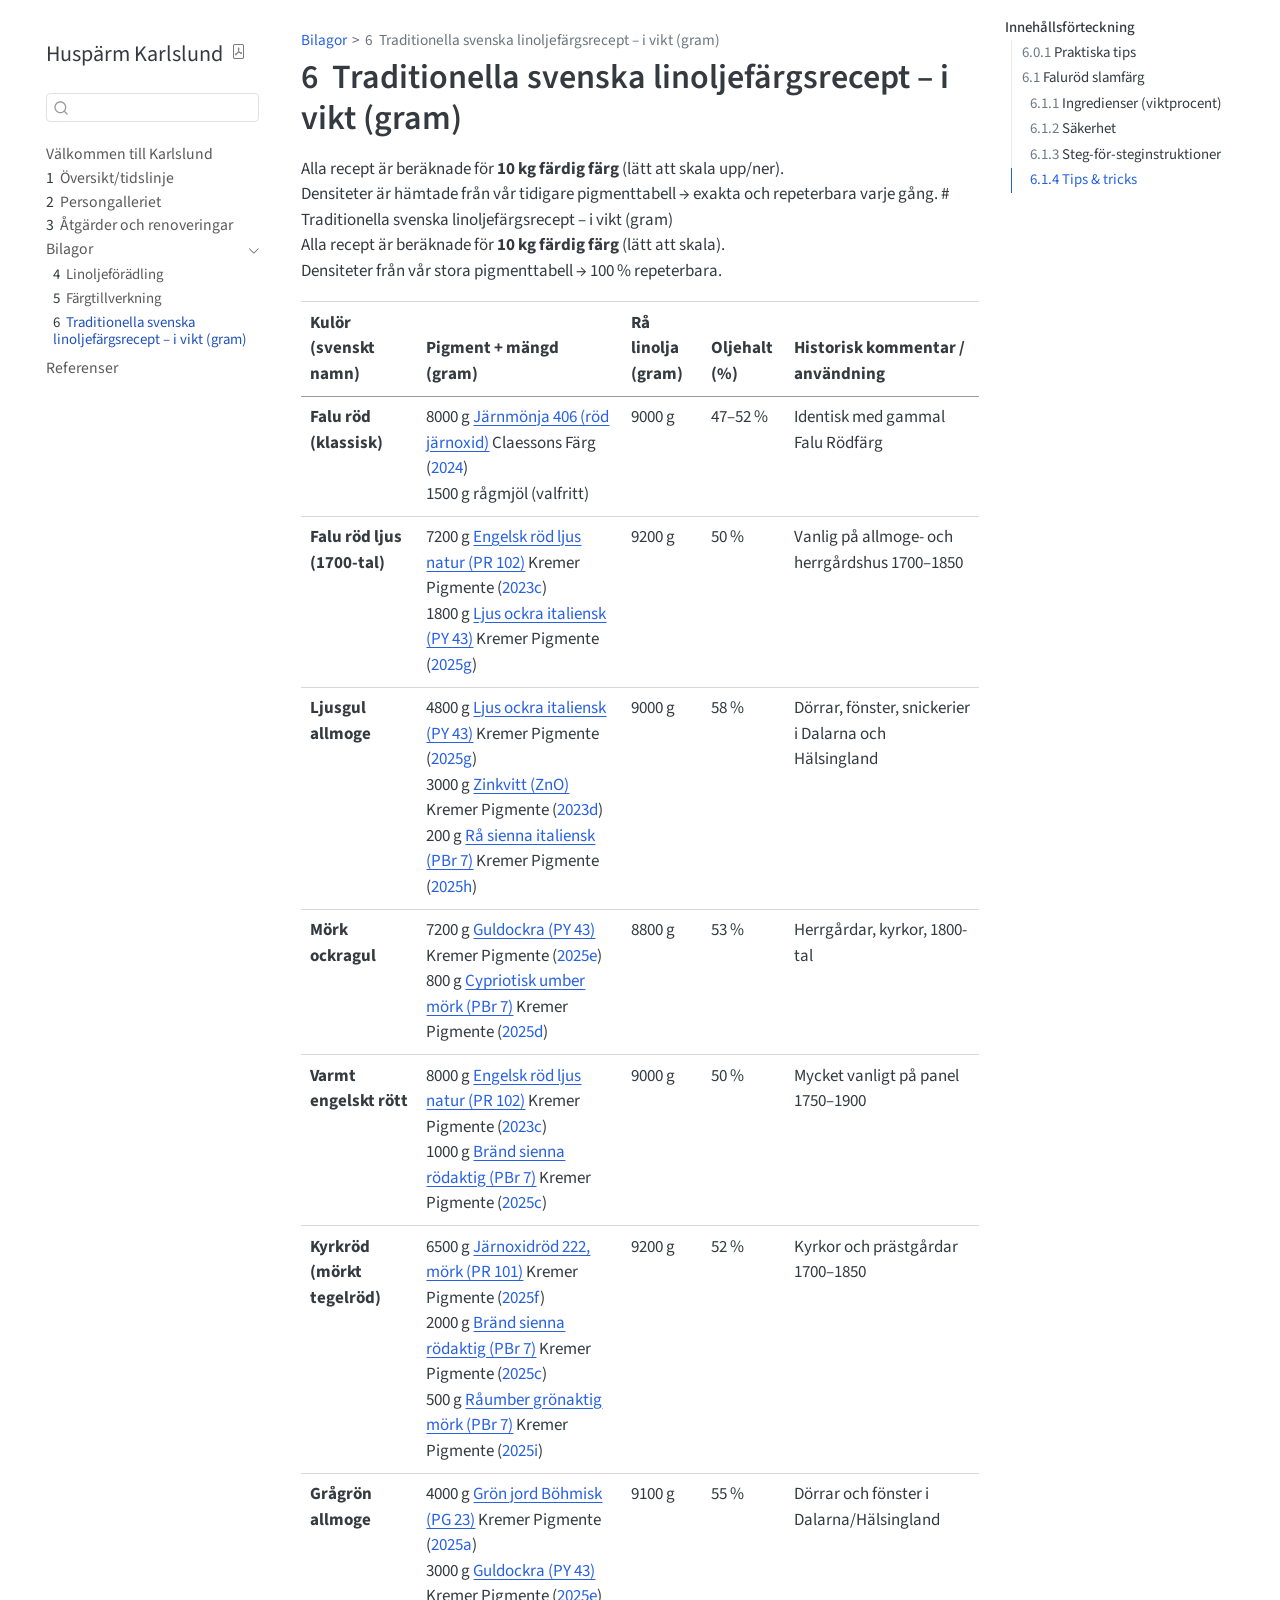
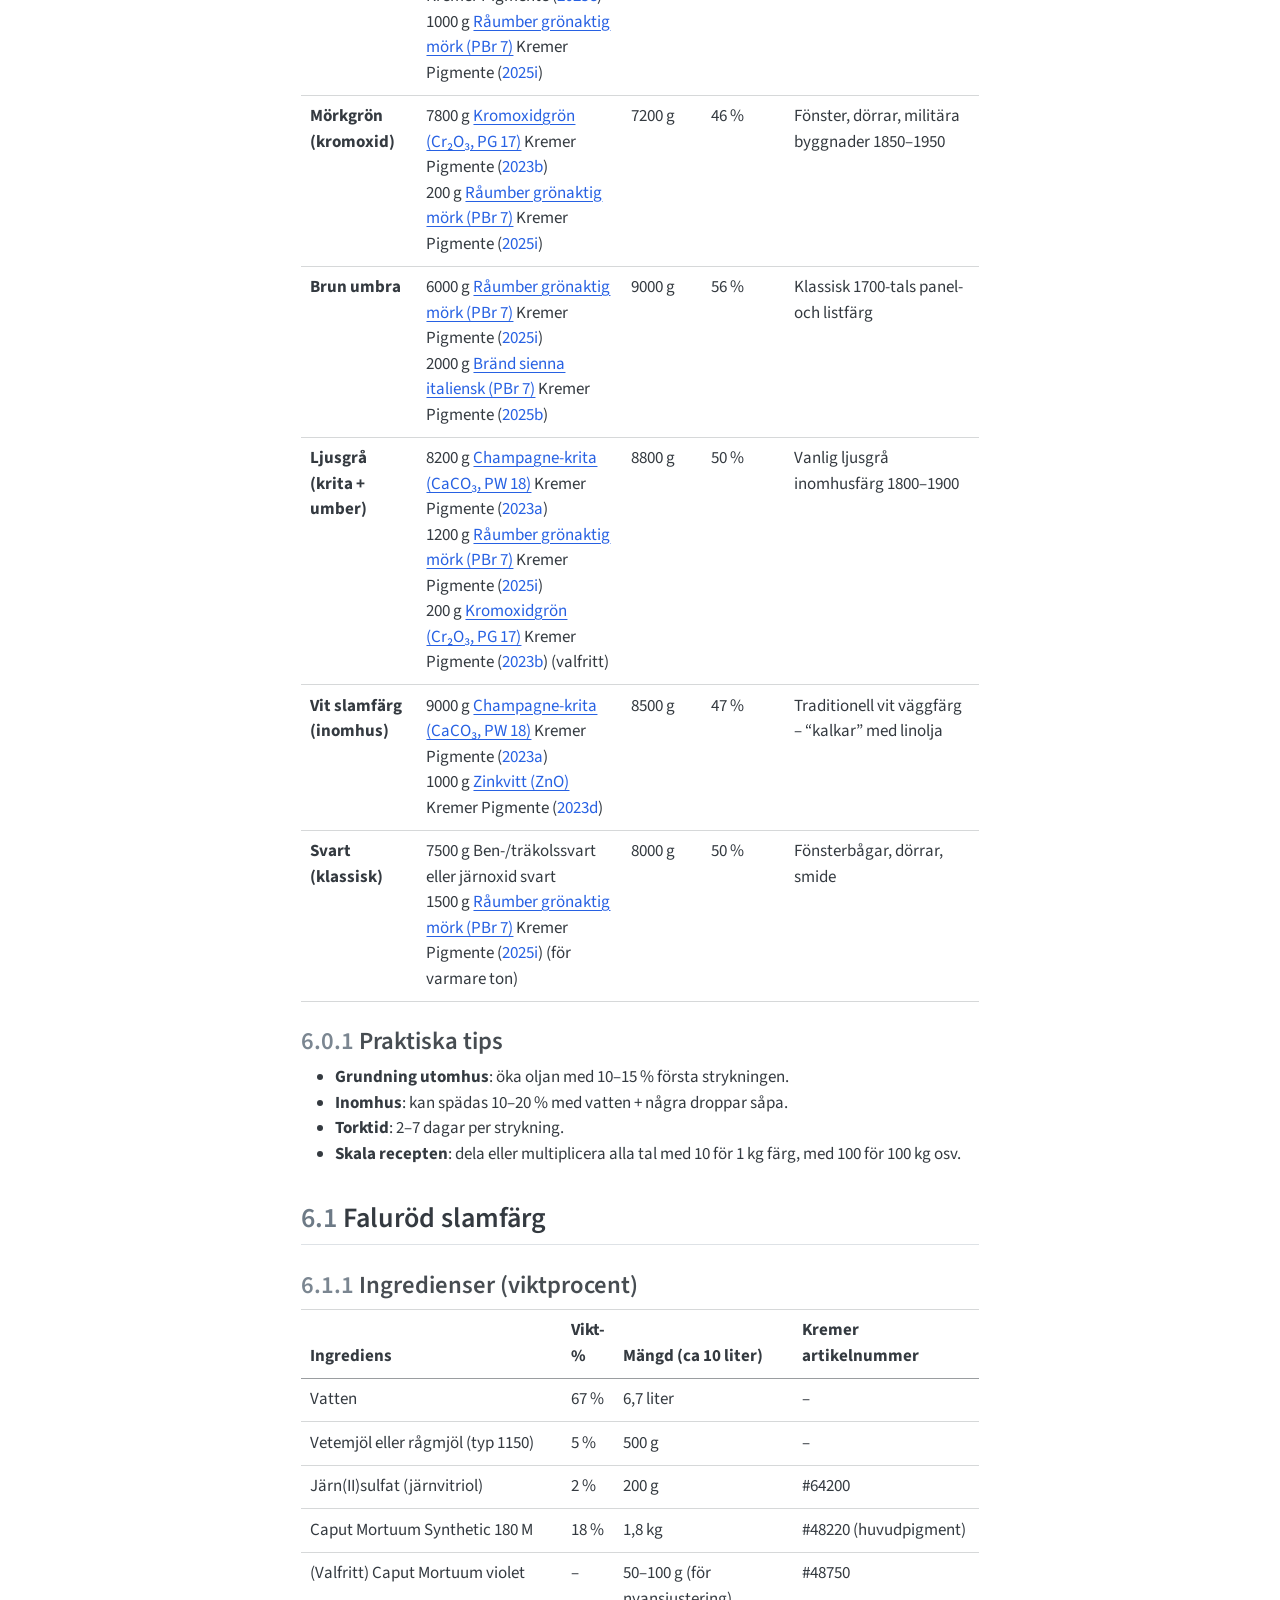
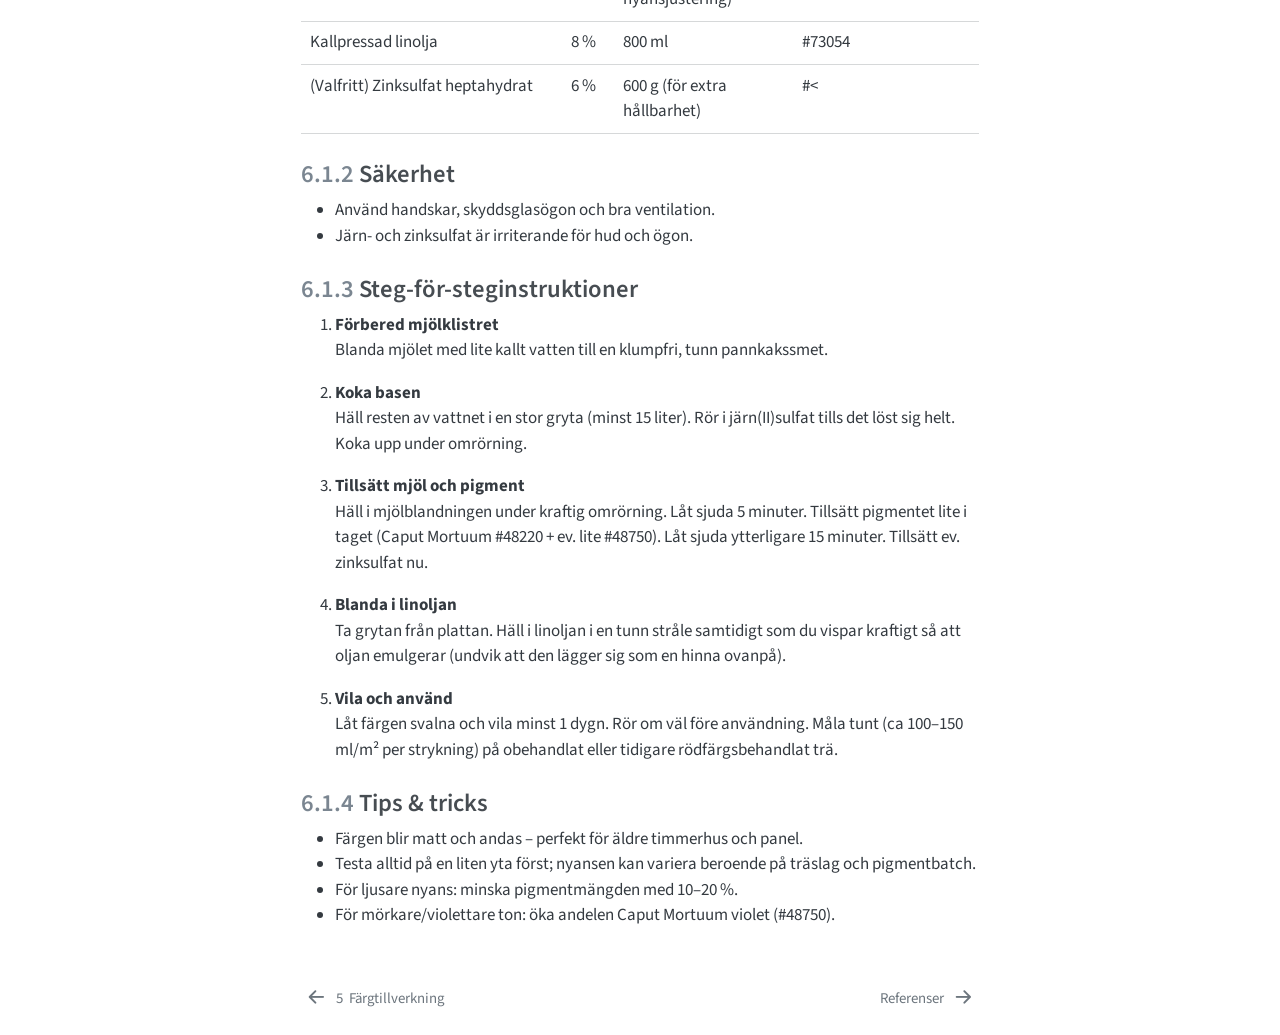
<file: docs/recept-grok.html>
<!DOCTYPE html>
<html xmlns="http://www.w3.org/1999/xhtml" lang="sv" xml:lang="sv"><head>

<meta charset="utf-8">
<meta name="generator" content="quarto-1.8.25">

<meta name="viewport" content="width=device-width, initial-scale=1.0, user-scalable=yes">


<title>6&nbsp; Traditionella svenska linoljefärgsrecept – i vikt (gram) – Huspärm Karlslund</title>
<style>
code{white-space: pre-wrap;}
span.smallcaps{font-variant: small-caps;}
div.columns{display: flex; gap: min(4vw, 1.5em);}
div.column{flex: auto; overflow-x: auto;}
div.hanging-indent{margin-left: 1.5em; text-indent: -1.5em;}
ul.task-list{list-style: none;}
ul.task-list li input[type="checkbox"] {
  width: 0.8em;
  margin: 0 0.8em 0.2em -1em; /* quarto-specific, see https://github.com/quarto-dev/quarto-cli/issues/4556 */ 
  vertical-align: middle;
}
/* CSS for citations */
div.csl-bib-body { }
div.csl-entry {
  clear: both;
  margin-bottom: 0em;
}
.hanging-indent div.csl-entry {
  margin-left:2em;
  text-indent:-2em;
}
div.csl-left-margin {
  min-width:2em;
  float:left;
}
div.csl-right-inline {
  margin-left:2em;
  padding-left:1em;
}
div.csl-indent {
  margin-left: 2em;
}</style>


<script src="site_libs/quarto-nav/quarto-nav.js"></script>
<script src="site_libs/quarto-nav/headroom.min.js"></script>
<script src="site_libs/clipboard/clipboard.min.js"></script>
<script src="site_libs/quarto-search/autocomplete.umd.js"></script>
<script src="site_libs/quarto-search/fuse.min.js"></script>
<script src="site_libs/quarto-search/quarto-search.js"></script>
<meta name="quarto:offset" content="./">
<link href="./references.html" rel="next">
<link href="./färgtillverkning.html" rel="prev">
<script src="site_libs/quarto-html/quarto.js" type="module"></script>
<script src="site_libs/quarto-html/tabsets/tabsets.js" type="module"></script>
<script src="site_libs/quarto-html/axe/axe-check.js" type="module"></script>
<script src="site_libs/quarto-html/popper.min.js"></script>
<script src="site_libs/quarto-html/tippy.umd.min.js"></script>
<script src="site_libs/quarto-html/anchor.min.js"></script>
<link href="site_libs/quarto-html/tippy.css" rel="stylesheet">
<link href="site_libs/quarto-html/quarto-syntax-highlighting-7b89279ff1a6dce999919e0e67d4d9ec.css" rel="stylesheet" id="quarto-text-highlighting-styles">
<script src="site_libs/bootstrap/bootstrap.min.js"></script>
<link href="site_libs/bootstrap/bootstrap-icons.css" rel="stylesheet">
<link href="site_libs/bootstrap/bootstrap-0dd2bd5de344125cf763a379ddc3eb04.min.css" rel="stylesheet" append-hash="true" id="quarto-bootstrap" data-mode="light">
<script id="quarto-search-options" type="application/json">{
  "location": "sidebar",
  "copy-button": false,
  "collapse-after": 3,
  "panel-placement": "start",
  "type": "textbox",
  "limit": 50,
  "keyboard-shortcut": [
    "f",
    "/",
    "s"
  ],
  "show-item-context": false,
  "language": {
    "search-no-results-text": "Inget resultat",
    "search-matching-documents-text": "matchande dokument",
    "search-copy-link-title": "Kopiera länk för att söka",
    "search-hide-matches-text": "Göm ytterligare resultat",
    "search-more-match-text": "annat resultat i detta dokument",
    "search-more-matches-text": "fler resultat i detta dokument",
    "search-clear-button-title": "Rensa",
    "search-text-placeholder": "",
    "search-detached-cancel-button-title": "Avbryt",
    "search-submit-button-title": "Verkställ",
    "search-label": "Sök"
  }
}</script>


</head>

<body class="nav-sidebar floating quarto-light">

<div id="quarto-search-results"></div>
  <header id="quarto-header" class="headroom fixed-top">
  <nav class="quarto-secondary-nav">
    <div class="container-fluid d-flex">
      <button type="button" class="quarto-btn-toggle btn" data-bs-toggle="collapse" role="button" data-bs-target=".quarto-sidebar-collapse-item" aria-controls="quarto-sidebar" aria-expanded="false" aria-label="Skifta sidonavigering" onclick="if (window.quartoToggleHeadroom) { window.quartoToggleHeadroom(); }">
        <i class="bi bi-layout-text-sidebar-reverse"></i>
      </button>
        <nav class="quarto-page-breadcrumbs" aria-label="breadcrumb"><ol class="breadcrumb"><li class="breadcrumb-item"><a href="./bilagor.html">Bilagor</a></li><li class="breadcrumb-item"><a href="./recept-grok.html"><span class="chapter-number">6</span>&nbsp; <span class="chapter-title">Traditionella svenska linoljefärgsrecept – i vikt (gram)</span></a></li></ol></nav>
        <a class="flex-grow-1" role="navigation" data-bs-toggle="collapse" data-bs-target=".quarto-sidebar-collapse-item" aria-controls="quarto-sidebar" aria-expanded="false" aria-label="Skifta sidonavigering" onclick="if (window.quartoToggleHeadroom) { window.quartoToggleHeadroom(); }">      
        </a>
      <button type="button" class="btn quarto-search-button" aria-label="Sök" onclick="window.quartoOpenSearch();">
        <i class="bi bi-search"></i>
      </button>
    </div>
  </nav>
</header>
<!-- content -->
<div id="quarto-content" class="quarto-container page-columns page-rows-contents page-layout-article">
<!-- sidebar -->
  <nav id="quarto-sidebar" class="sidebar collapse collapse-horizontal quarto-sidebar-collapse-item sidebar-navigation floating overflow-auto">
    <div class="pt-lg-2 mt-2 text-left sidebar-header sidebar-header-stacked">
      <a href="./index.html" class="sidebar-logo-link">
      </a>
    <div class="sidebar-title mb-0 py-0">
      <a href="./">Huspärm Karlslund</a> 
        <div class="sidebar-tools-main">
    <a href="./Huspärm-Karlslund.pdf" title="Download PDF" class="quarto-navigation-tool px-1" aria-label="Download PDF"><i class="bi bi-file-pdf"></i></a>
</div>
    </div>
      </div>
        <div class="mt-2 flex-shrink-0 align-items-center">
        <div class="sidebar-search">
        <div id="quarto-search" class="" title="Sök"></div>
        </div>
        </div>
    <div class="sidebar-menu-container"> 
    <ul class="list-unstyled mt-1">
        <li class="sidebar-item">
  <div class="sidebar-item-container"> 
  <a href="./index.html" class="sidebar-item-text sidebar-link">
 <span class="menu-text">Välkommen till Karlslund</span></a>
  </div>
</li>
        <li class="sidebar-item">
  <div class="sidebar-item-container"> 
  <a href="./summary.html" class="sidebar-item-text sidebar-link">
 <span class="menu-text"><span class="chapter-number">1</span>&nbsp; <span class="chapter-title">Översikt/tidslinje</span></span></a>
  </div>
</li>
        <li class="sidebar-item">
  <div class="sidebar-item-container"> 
  <a href="./persongalleri.html" class="sidebar-item-text sidebar-link">
 <span class="menu-text"><span class="chapter-number">2</span>&nbsp; <span class="chapter-title">Persongalleriet</span></span></a>
  </div>
</li>
        <li class="sidebar-item">
  <div class="sidebar-item-container"> 
  <a href="./renovering.html" class="sidebar-item-text sidebar-link">
 <span class="menu-text"><span class="chapter-number">3</span>&nbsp; <span class="chapter-title">Åtgärder och renoveringar</span></span></a>
  </div>
</li>
        <li class="sidebar-item sidebar-item-section">
      <div class="sidebar-item-container"> 
            <a href="./bilagor.html" class="sidebar-item-text sidebar-link">
 <span class="menu-text">Bilagor</span></a>
          <a class="sidebar-item-toggle text-start" data-bs-toggle="collapse" data-bs-target="#quarto-sidebar-section-1" role="navigation" aria-expanded="true" aria-label="Skifta sektion">
            <i class="bi bi-chevron-right ms-2"></i>
          </a> 
      </div>
      <ul id="quarto-sidebar-section-1" class="collapse list-unstyled sidebar-section depth1 show">  
          <li class="sidebar-item">
  <div class="sidebar-item-container"> 
  <a href="./linoljeförädling.html" class="sidebar-item-text sidebar-link">
 <span class="menu-text"><span class="chapter-number">4</span>&nbsp; <span class="chapter-title">Linoljeförädling</span></span></a>
  </div>
</li>
          <li class="sidebar-item">
  <div class="sidebar-item-container"> 
  <a href="./färgtillverkning.html" class="sidebar-item-text sidebar-link">
 <span class="menu-text"><span class="chapter-number">5</span>&nbsp; <span class="chapter-title">Färgtillverkning</span></span></a>
  </div>
</li>
          <li class="sidebar-item">
  <div class="sidebar-item-container"> 
  <a href="./recept-grok.html" class="sidebar-item-text sidebar-link active">
 <span class="menu-text"><span class="chapter-number">6</span>&nbsp; <span class="chapter-title">Traditionella svenska linoljefärgsrecept – i vikt (gram)</span></span></a>
  </div>
</li>
      </ul>
  </li>
        <li class="sidebar-item">
  <div class="sidebar-item-container"> 
  <a href="./references.html" class="sidebar-item-text sidebar-link">
 <span class="menu-text">Referenser</span></a>
  </div>
</li>
    </ul>
    </div>
</nav>
<div id="quarto-sidebar-glass" class="quarto-sidebar-collapse-item" data-bs-toggle="collapse" data-bs-target=".quarto-sidebar-collapse-item"></div>
<!-- margin-sidebar -->
    <div id="quarto-margin-sidebar" class="sidebar margin-sidebar">
        <nav id="TOC" role="doc-toc" class="toc-active" data-toc-expanded="3">
    <h2 id="toc-title">Innehållsförteckning</h2>
   
  <ul>
  <li><a href="#praktiska-tips" id="toc-praktiska-tips" class="nav-link active" data-scroll-target="#praktiska-tips"><span class="header-section-number">6.0.1</span> Praktiska tips</a></li>
  <li><a href="#faluröd-slamfärg" id="toc-faluröd-slamfärg" class="nav-link" data-scroll-target="#faluröd-slamfärg"><span class="header-section-number">6.1</span> Faluröd slamfärg</a>
  <ul class="collapse">
  <li><a href="#ingredienser-viktprocent" id="toc-ingredienser-viktprocent" class="nav-link" data-scroll-target="#ingredienser-viktprocent"><span class="header-section-number">6.1.1</span> Ingredienser (viktprocent)</a></li>
  <li><a href="#säkerhet" id="toc-säkerhet" class="nav-link" data-scroll-target="#säkerhet"><span class="header-section-number">6.1.2</span> Säkerhet</a></li>
  <li><a href="#steg-för-steginstruktioner" id="toc-steg-för-steginstruktioner" class="nav-link" data-scroll-target="#steg-för-steginstruktioner"><span class="header-section-number">6.1.3</span> Steg-för-steginstruktioner</a></li>
  <li><a href="#tips-tricks" id="toc-tips-tricks" class="nav-link" data-scroll-target="#tips-tricks"><span class="header-section-number">6.1.4</span> Tips &amp; tricks</a></li>
  </ul></li>
  </ul>
</nav>
    </div>
<!-- main -->
<main class="content" id="quarto-document-content">

<header id="title-block-header" class="quarto-title-block default"><nav class="quarto-page-breadcrumbs quarto-title-breadcrumbs d-none d-lg-block" aria-label="breadcrumb"><ol class="breadcrumb"><li class="breadcrumb-item"><a href="./bilagor.html">Bilagor</a></li><li class="breadcrumb-item"><a href="./recept-grok.html"><span class="chapter-number">6</span>&nbsp; <span class="chapter-title">Traditionella svenska linoljefärgsrecept – i vikt (gram)</span></a></li></ol></nav>
<div class="quarto-title">
<h1 class="title"><span class="chapter-number">6</span>&nbsp; <span class="chapter-title">Traditionella svenska linoljefärgsrecept – i vikt (gram)</span></h1>
</div>



<div class="quarto-title-meta">

    
  
    
  </div>
  


</header>


<p>Alla recept är beräknade för <strong>10 kg färdig färg</strong> (lätt att skala upp/ner).<br>
Densiteter är hämtade från vår tidigare pigmenttabell → exakta och repeterbara varje gång. # Traditionella svenska linoljefärgsrecept – i vikt (gram)<br>
Alla recept är beräknade för <strong>10 kg färdig färg</strong> (lätt att skala).<br>
Densiteter från vår stora pigmenttabell → 100 % repeterbara.</p>
<table class="caption-top table">
<thead>
<tr class="header">
<th>Kulör (svenskt namn)</th>
<th>Pigment + mängd (gram)</th>
<th>Rå linolja (gram)</th>
<th>Oljehalt (%)</th>
<th>Historisk kommentar / användning</th>
</tr>
</thead>
<tbody>
<tr class="odd">
<td><strong>Falu röd (klassisk)</strong></td>
<td>8000 g <a href="https://claessons.com/roda/jarnmonja-406/">Järnmönja 406 (röd järnoxid)</a> <span class="citation" data-cites="claessons406">Claessons Färg (<a href="references.html#ref-claessons406" role="doc-biblioref">2024</a>)</span> <br>1500 g rågmjöl (valfritt)</td>
<td>9000 g</td>
<td>47–52 %</td>
<td>Identisk med gammal Falu Rödfärg</td>
</tr>
<tr class="even">
<td><strong>Falu röd ljus (1700-tal)</strong></td>
<td>7200 g <a href="https://www.kremer-pigmente.com/en/shop/pigments/40542-english-red-light.html">Engelsk röd ljus natur (PR 102)</a> <span class="citation" data-cites="kremer40542">Kremer Pigmente (<a href="references.html#ref-kremer40542" role="doc-biblioref">2023c</a>)</span> <br>1800 g <a href="https://www.kremer-pigmente.com/en/shop/pigments/40210-light-ochre-italy.html">Ljus ockra italiensk (PY 43)</a> <span class="citation" data-cites="kremer40210">Kremer Pigmente (<a href="references.html#ref-kremer40210" role="doc-biblioref">2025g</a>)</span></td>
<td>9200 g</td>
<td>50 %</td>
<td>Vanlig på allmoge- och herrgårdshus 1700–1850</td>
</tr>
<tr class="odd">
<td><strong>Ljusgul allmoge</strong></td>
<td>4800 g <a href="https://www.kremer-pigmente.com/en/shop/pigments/40210-light-ochre-italy.html">Ljus ockra italiensk (PY 43)</a> <span class="citation" data-cites="kremer40210">Kremer Pigmente (<a href="references.html#ref-kremer40210" role="doc-biblioref">2025g</a>)</span> <br>3000 g <a href="https://www.kremer-pigmente.com/en/shop/pigments/46300-zinc-white.html">Zinkvitt (ZnO)</a> <span class="citation" data-cites="kremer46300">Kremer Pigmente (<a href="references.html#ref-kremer46300" role="doc-biblioref">2023d</a>)</span> <br>200 g <a href="https://www.kremer-pigmente.com/en/shop/pigments/40400-raw-sienna-italy.html">Rå sienna italiensk (PBr 7)</a> <span class="citation" data-cites="kremer40400">Kremer Pigmente (<a href="references.html#ref-kremer40400" role="doc-biblioref">2025h</a>)</span></td>
<td>9000 g</td>
<td>58 %</td>
<td>Dörrar, fönster, snickerier i Dalarna och Hälsingland</td>
</tr>
<tr class="even">
<td><strong>Mörk ockragul</strong></td>
<td>7200 g <a href="https://www.kremer-pigmente.com/en/shop/pigments/40250-gold-ochre.html">Guldockra (PY 43)</a> <span class="citation" data-cites="kremer40250">Kremer Pigmente (<a href="references.html#ref-kremer40250" role="doc-biblioref">2025e</a>)</span> <br>800 g <a href="https://www.kremer-pigmente.com/en/shop/pigments/40640-cyprian-umber-dark.html">Cypriotisk umber mörk (PBr 7)</a> <span class="citation" data-cites="kremer40640">Kremer Pigmente (<a href="references.html#ref-kremer40640" role="doc-biblioref">2025d</a>)</span></td>
<td>8800 g</td>
<td>53 %</td>
<td>Herrgårdar, kyrkor, 1800-tal</td>
</tr>
<tr class="odd">
<td><strong>Varmt engelskt rött</strong></td>
<td>8000 g <a href="https://www.kremer-pigmente.com/en/shop/pigments/40542-english-red-light.html">Engelsk röd ljus natur (PR 102)</a> <span class="citation" data-cites="kremer40542">Kremer Pigmente (<a href="references.html#ref-kremer40542" role="doc-biblioref">2023c</a>)</span> <br>1000 g <a href="https://www.kremer-pigmente.com/en/shop/pigments/40430-burnt-sienna-reddish.html">Bränd sienna rödaktig (PBr 7)</a> <span class="citation" data-cites="kremer40430">Kremer Pigmente (<a href="references.html#ref-kremer40430" role="doc-biblioref">2025c</a>)</span></td>
<td>9000 g</td>
<td>50 %</td>
<td>Mycket vanligt på panel 1750–1900</td>
</tr>
<tr class="even">
<td><strong>Kyrkröd (mörkt tegelröd)</strong></td>
<td>6500 g <a href="https://www.kremer-pigmente.com/en/shop/pigments/48250-iron-oxide-red-222-dark.html">Järnoxidröd 222, mörk (PR 101)</a> <span class="citation" data-cites="kremer48250">Kremer Pigmente (<a href="references.html#ref-kremer48250" role="doc-biblioref">2025f</a>)</span> <br>2000 g <a href="https://www.kremer-pigmente.com/en/shop/pigments/40430-burnt-sienna-reddish.html">Bränd sienna rödaktig (PBr 7)</a> <span class="citation" data-cites="kremer40430">Kremer Pigmente (<a href="references.html#ref-kremer40430" role="doc-biblioref">2025c</a>)</span> <br>500 g <a href="https://www.kremer-pigmente.com/en/shop/pigments/40612-raw-umber-greenish-dark.html">Råumber grönaktig mörk (PBr 7)</a> <span class="citation" data-cites="kremer40612">Kremer Pigmente (<a href="references.html#ref-kremer40612" role="doc-biblioref">2025i</a>)</span></td>
<td>9200 g</td>
<td>52 %</td>
<td>Kyrkor och prästgårdar 1700–1850</td>
</tr>
<tr class="odd">
<td><strong>Grågrön allmoge</strong></td>
<td>4000 g <a href="https://www.kremer-pigmente.com/en/shop/pigments/40710-bohemian-green-earth.html">Grön jord Böhmisk (PG 23)</a> <span class="citation" data-cites="kremer40710">Kremer Pigmente (<a href="references.html#ref-kremer40710" role="doc-biblioref">2025a</a>)</span> <br>3000 g <a href="https://www.kremer-pigmente.com/en/shop/pigments/40250-gold-ochre.html">Guldockra (PY 43)</a> <span class="citation" data-cites="kremer40250">Kremer Pigmente (<a href="references.html#ref-kremer40250" role="doc-biblioref">2025e</a>)</span> <br>1000 g <a href="https://www.kremer-pigmente.com/en/shop/pigments/40612-raw-umber-greenish-dark.html">Råumber grönaktig mörk (PBr 7)</a> <span class="citation" data-cites="kremer40612">Kremer Pigmente (<a href="references.html#ref-kremer40612" role="doc-biblioref">2025i</a>)</span></td>
<td>9100 g</td>
<td>55 %</td>
<td>Dörrar och fönster i Dalarna/Hälsingland</td>
</tr>
<tr class="even">
<td><strong>Mörkgrön (kromoxid)</strong></td>
<td>7800 g <a href="https://www.kremer-pigmente.com/en/shop/pigments/44200-chrome-oxide-green.html">Kromoxidgrön (Cr₂O₃, PG 17)</a> <span class="citation" data-cites="kremer44200">Kremer Pigmente (<a href="references.html#ref-kremer44200" role="doc-biblioref">2023b</a>)</span> <br>200 g <a href="https://www.kremer-pigmente.com/en/shop/pigments/40612-raw-umber-greenish-dark.html">Råumber grönaktig mörk (PBr 7)</a> <span class="citation" data-cites="kremer40612">Kremer Pigmente (<a href="references.html#ref-kremer40612" role="doc-biblioref">2025i</a>)</span></td>
<td>7200 g</td>
<td>46 %</td>
<td>Fönster, dörrar, militära byggnader 1850–1950</td>
</tr>
<tr class="odd">
<td><strong>Brun umbra</strong></td>
<td>6000 g <a href="https://www.kremer-pigmente.com/en/shop/pigments/40612-raw-umber-greenish-dark.html">Råumber grönaktig mörk (PBr 7)</a> <span class="citation" data-cites="kremer40612">Kremer Pigmente (<a href="references.html#ref-kremer40612" role="doc-biblioref">2025i</a>)</span> <br>2000 g <a href="https://www.kremer-pigmente.com/en/shop/pigments/40420-burnt-sienna-italy.html">Bränd sienna italiensk (PBr 7)</a> <span class="citation" data-cites="kremer40420">Kremer Pigmente (<a href="references.html#ref-kremer40420" role="doc-biblioref">2025b</a>)</span></td>
<td>9000 g</td>
<td>56 %</td>
<td>Klassisk 1700-tals panel- och listfärg</td>
</tr>
<tr class="even">
<td><strong>Ljusgrå (krita + umber)</strong></td>
<td>8200 g <a href="https://www.kremer-pigmente.com/en/shop/fillers-building-materials/58000-chalk-from-champagne.html">Champagne-krita (CaCO₃, PW 18)</a> <span class="citation" data-cites="kremer58000">Kremer Pigmente (<a href="references.html#ref-kremer58000" role="doc-biblioref">2023a</a>)</span> <br>1200 g <a href="https://www.kremer-pigmente.com/en/shop/pigments/40612-raw-umber-greenish-dark.html">Råumber grönaktig mörk (PBr 7)</a> <span class="citation" data-cites="kremer40612">Kremer Pigmente (<a href="references.html#ref-kremer40612" role="doc-biblioref">2025i</a>)</span> <br>200 g <a href="https://www.kremer-pigmente.com/en/shop/pigments/44200-chrome-oxide-green.html">Kromoxidgrön (Cr₂O₃, PG 17)</a> <span class="citation" data-cites="kremer44200">Kremer Pigmente (<a href="references.html#ref-kremer44200" role="doc-biblioref">2023b</a>)</span> (valfritt)</td>
<td>8800 g</td>
<td>50 %</td>
<td>Vanlig ljusgrå inomhusfärg 1800–1900</td>
</tr>
<tr class="odd">
<td><strong>Vit slamfärg (inomhus)</strong></td>
<td>9000 g <a href="https://www.kremer-pigmente.com/en/shop/fillers-building-materials/58000-chalk-from-champagne.html">Champagne-krita (CaCO₃, PW 18)</a> <span class="citation" data-cites="kremer58000">Kremer Pigmente (<a href="references.html#ref-kremer58000" role="doc-biblioref">2023a</a>)</span> <br>1000 g <a href="https://www.kremer-pigmente.com/en/shop/pigments/46300-zinc-white.html">Zinkvitt (ZnO)</a> <span class="citation" data-cites="kremer46300">Kremer Pigmente (<a href="references.html#ref-kremer46300" role="doc-biblioref">2023d</a>)</span></td>
<td>8500 g</td>
<td>47 %</td>
<td>Traditionell vit väggfärg – “kalkar” med linolja</td>
</tr>
<tr class="even">
<td><strong>Svart (klassisk)</strong></td>
<td>7500 g Ben-/träkolssvart eller järnoxid svart <br>1500 g <a href="https://www.kremer-pigmente.com/en/shop/pigments/40612-raw-umber-greenish-dark.html">Råumber grönaktig mörk (PBr 7)</a> <span class="citation" data-cites="kremer40612">Kremer Pigmente (<a href="references.html#ref-kremer40612" role="doc-biblioref">2025i</a>)</span> (för varmare ton)</td>
<td>8000 g</td>
<td>50 %</td>
<td>Fönsterbågar, dörrar, smide</td>
</tr>
</tbody>
</table>
<section id="praktiska-tips" class="level3" data-number="6.0.1">
<h3 data-number="6.0.1" class="anchored" data-anchor-id="praktiska-tips"><span class="header-section-number">6.0.1</span> Praktiska tips</h3>
<ul>
<li><strong>Grundning utomhus</strong>: öka oljan med 10–15 % första strykningen.</li>
<li><strong>Inomhus</strong>: kan spädas 10–20 % med vatten + några droppar såpa.</li>
<li><strong>Torktid</strong>: 2–7 dagar per strykning.</li>
<li><strong>Skala recepten</strong>: dela eller multiplicera alla tal med 10 för 1 kg färg, med 100 för 100 kg osv.</li>
</ul>
</section>
<section id="faluröd-slamfärg" class="level2" data-number="6.1">
<h2 data-number="6.1" class="anchored" data-anchor-id="faluröd-slamfärg"><span class="header-section-number">6.1</span> Faluröd slamfärg</h2>
<section id="ingredienser-viktprocent" class="level3" data-number="6.1.1">
<h3 data-number="6.1.1" class="anchored" data-anchor-id="ingredienser-viktprocent"><span class="header-section-number">6.1.1</span> Ingredienser (viktprocent)</h3>
<table class="caption-top table">
<colgroup>
<col style="width: 38%">
<col style="width: 7%">
<col style="width: 26%">
<col style="width: 27%">
</colgroup>
<thead>
<tr class="header">
<th>Ingrediens</th>
<th>Vikt-%</th>
<th>Mängd (ca 10 liter)</th>
<th>Kremer artikelnummer</th>
</tr>
</thead>
<tbody>
<tr class="odd">
<td>Vatten</td>
<td>67 %</td>
<td>6,7 liter</td>
<td>–</td>
</tr>
<tr class="even">
<td>Vetemjöl eller rågmjöl (typ 1150)</td>
<td>5 %</td>
<td>500 g</td>
<td>–</td>
</tr>
<tr class="odd">
<td>Järn(II)sulfat (järnvitriol)</td>
<td>2 %</td>
<td>200 g</td>
<td>#64200</td>
</tr>
<tr class="even">
<td>Caput Mortuum Synthetic 180 M</td>
<td>18 %</td>
<td>1,8 kg</td>
<td>#48220 (huvudpigment)</td>
</tr>
<tr class="odd">
<td>(Valfritt) Caput Mortuum violet</td>
<td>–</td>
<td>50–100 g (för nyansjustering)</td>
<td>#48750</td>
</tr>
<tr class="even">
<td>Kallpressad linolja</td>
<td>8 %</td>
<td>800 ml</td>
<td>#73054</td>
</tr>
<tr class="odd">
<td>(Valfritt) Zinksulfat heptahydrat</td>
<td>6 %</td>
<td>600 g (för extra hållbarhet)</td>
<td>#&lt;</td>
</tr>
</tbody>
</table>
</section>
<section id="säkerhet" class="level3" data-number="6.1.2">
<h3 data-number="6.1.2" class="anchored" data-anchor-id="säkerhet"><span class="header-section-number">6.1.2</span> Säkerhet</h3>
<ul>
<li>Använd handskar, skyddsglasögon och bra ventilation.</li>
<li>Järn- och zinksulfat är irriterande för hud och ögon.</li>
</ul>
</section>
<section id="steg-för-steginstruktioner" class="level3" data-number="6.1.3">
<h3 data-number="6.1.3" class="anchored" data-anchor-id="steg-för-steginstruktioner"><span class="header-section-number">6.1.3</span> Steg-för-steginstruktioner</h3>
<ol type="1">
<li><p><strong>Förbered mjölklistret</strong><br>
Blanda mjölet med lite kallt vatten till en klumpfri, tunn pannkakssmet.</p></li>
<li><p><strong>Koka basen</strong><br>
Häll resten av vattnet i en stor gryta (minst 15 liter). Rör i järn(II)sulfat tills det löst sig helt. Koka upp under omrörning.</p></li>
<li><p><strong>Tillsätt mjöl och pigment</strong><br>
Häll i mjölblandningen under kraftig omrörning. Låt sjuda 5 minuter. Tillsätt pigmentet lite i taget (Caput Mortuum #48220 + ev. lite #48750). Låt sjuda ytterligare 15 minuter. Tillsätt ev. zinksulfat nu.</p></li>
<li><p><strong>Blanda i linoljan</strong><br>
Ta grytan från plattan. Häll i linoljan i en tunn stråle samtidigt som du vispar kraftigt så att oljan emulgerar (undvik att den lägger sig som en hinna ovanpå).</p></li>
<li><p><strong>Vila och använd</strong><br>
Låt färgen svalna och vila minst 1 dygn. Rör om väl före användning. Måla tunt (ca 100–150 ml/m² per strykning) på obehandlat eller tidigare rödfärgsbehandlat trä.</p></li>
</ol>
</section>
<section id="tips-tricks" class="level3" data-number="6.1.4">
<h3 data-number="6.1.4" class="anchored" data-anchor-id="tips-tricks"><span class="header-section-number">6.1.4</span> Tips &amp; tricks</h3>
<ul>
<li>Färgen blir matt och andas – perfekt för äldre timmerhus och panel.</li>
<li>Testa alltid på en liten yta först; nyansen kan variera beroende på träslag och pigmentbatch.</li>
<li>För ljusare nyans: minska pigmentmängden med 10–20 %.</li>
<li>För mörkare/violettare ton: öka andelen Caput Mortuum violet (#48750).</li>
</ul>


<div id="refs" class="references csl-bib-body hanging-indent" data-entry-spacing="0" data-line-spacing="2" role="list" style="display: none">
<div id="ref-claessons406" class="csl-entry" role="listitem">
Claessons Färg. (2024). <em><span>Järnmönja 406 – Red Iron Oxide Pigment</span></em>. <a href="https://claessons.com/roda/jarnmonja-406/">https://claessons.com/roda/jarnmonja-406/</a>
</div>
<div id="ref-kremer58000" class="csl-entry" role="listitem">
Kremer Pigmente. (2023a). <em><span>Chalk from Champagne (PW 18) – Safety Data Sheet</span></em>. <a href="https://www.kremer-pigmente.com/media/pdf/58000_SDS.pdf">https://www.kremer-pigmente.com/media/pdf/58000_SDS.pdf</a>
</div>
<div id="ref-kremer44200" class="csl-entry" role="listitem">
Kremer Pigmente. (2023b). <em><span>Chrome Oxide Green (PG 17) – Safety Data Sheet</span></em>. <a href="https://www.kremer-pigmente.com/elements/resources/products/files/44200_SDS.pdf">https://www.kremer-pigmente.com/elements/resources/products/files/44200_SDS.pdf</a>
</div>
<div id="ref-kremer40542" class="csl-entry" role="listitem">
Kremer Pigmente. (2023c). <em><span>English Red Light natural (PR 102) – Safety Data Sheet</span></em>. <a href="https://www.kremer-pigmente.com/media/pdf/40542_SDS.pdf">https://www.kremer-pigmente.com/media/pdf/40542_SDS.pdf</a>
</div>
<div id="ref-kremer46300" class="csl-entry" role="listitem">
Kremer Pigmente. (2023d). <em><span>Zinc White (PW 4) – Safety Data Sheet</span></em>. <a href="https://www.kremer-pigmente.com/elements/resources/products/files/46300_SDS.pdf">https://www.kremer-pigmente.com/elements/resources/products/files/46300_SDS.pdf</a>
</div>
<div id="ref-kremer40710" class="csl-entry" role="listitem">
Kremer Pigmente. (2025a). <em><span>Bohemian Green Earth (PG 23)</span></em>. <a href="https://www.kremer-pigmente.com/en/shop/pigments/40710-bohemian-green-earth.html">https://www.kremer-pigmente.com/en/shop/pigments/40710-bohemian-green-earth.html</a>
</div>
<div id="ref-kremer40420" class="csl-entry" role="listitem">
Kremer Pigmente. (2025b). <em><span>Burnt Sienna Italy (PBr 7)</span></em>. <a href="https://www.kremer-pigmente.com/en/shop/pigments/40420-burnt-sienna-italy.html">https://www.kremer-pigmente.com/en/shop/pigments/40420-burnt-sienna-italy.html</a>
</div>
<div id="ref-kremer40430" class="csl-entry" role="listitem">
Kremer Pigmente. (2025c). <em><span>Burnt Sienna Reddish (PBr 7)</span></em>. <a href="https://www.kremer-pigmente.com/en/shop/pigments/40430-burnt-sienna-reddish.html">https://www.kremer-pigmente.com/en/shop/pigments/40430-burnt-sienna-reddish.html</a>
</div>
<div id="ref-kremer40640" class="csl-entry" role="listitem">
Kremer Pigmente. (2025d). <em><span>Cyprian Umber Dark (PBr 7)</span></em>. <a href="https://www.kremer-pigmente.com/en/shop/pigments/40640-cyprian-umber-dark.html">https://www.kremer-pigmente.com/en/shop/pigments/40640-cyprian-umber-dark.html</a>
</div>
<div id="ref-kremer40250" class="csl-entry" role="listitem">
Kremer Pigmente. (2025e). <em><span>Gold Ochre (PY 43)</span></em>. <a href="https://www.kremer-pigmente.com/en/shop/pigments/40250-gold-ochre.html">https://www.kremer-pigmente.com/en/shop/pigments/40250-gold-ochre.html</a>
</div>
<div id="ref-kremer48250" class="csl-entry" role="listitem">
Kremer Pigmente. (2025f). <em><span>Iron Oxide Red 222, dark (PR 101)</span></em>. <a href="https://www.kremer-pigmente.com/en/shop/pigments/48250-iron-oxide-red-222-dark.html">https://www.kremer-pigmente.com/en/shop/pigments/48250-iron-oxide-red-222-dark.html</a>
</div>
<div id="ref-kremer40210" class="csl-entry" role="listitem">
Kremer Pigmente. (2025g). <em><span>Light Ochre Italy (PY 43)</span></em>. <a href="https://www.kremer-pigmente.com/en/shop/pigments/40210-light-ochre-italy.html">https://www.kremer-pigmente.com/en/shop/pigments/40210-light-ochre-italy.html</a>
</div>
<div id="ref-kremer40400" class="csl-entry" role="listitem">
Kremer Pigmente. (2025h). <em><span>Raw Sienna Italy (PBr 7)</span></em>. <a href="https://www.kremer-pigmente.com/en/shop/pigments/40400-raw-sienna-italy.html">https://www.kremer-pigmente.com/en/shop/pigments/40400-raw-sienna-italy.html</a>
</div>
<div id="ref-kremer40612" class="csl-entry" role="listitem">
Kremer Pigmente. (2025i). <em><span>Raw Umber, greenish dark (PBr 7)</span></em>. <a href="https://www.kremer-pigmente.com/en/shop/pigments/40612-raw-umber-greenish-dark.html">https://www.kremer-pigmente.com/en/shop/pigments/40612-raw-umber-greenish-dark.html</a>
</div>
</div>
</section>
</section>

</main> <!-- /main -->
<script id="quarto-html-after-body" type="application/javascript">
  window.document.addEventListener("DOMContentLoaded", function (event) {
    const icon = "";
    const anchorJS = new window.AnchorJS();
    anchorJS.options = {
      placement: 'right',
      icon: icon
    };
    anchorJS.add('.anchored');
    const isCodeAnnotation = (el) => {
      for (const clz of el.classList) {
        if (clz.startsWith('code-annotation-')) {                     
          return true;
        }
      }
      return false;
    }
    const onCopySuccess = function(e) {
      // button target
      const button = e.trigger;
      // don't keep focus
      button.blur();
      // flash "checked"
      button.classList.add('code-copy-button-checked');
      var currentTitle = button.getAttribute("title");
      button.setAttribute("title", "Kopierat!");
      let tooltip;
      if (window.bootstrap) {
        button.setAttribute("data-bs-toggle", "tooltip");
        button.setAttribute("data-bs-placement", "left");
        button.setAttribute("data-bs-title", "Kopierat!");
        tooltip = new bootstrap.Tooltip(button, 
          { trigger: "manual", 
            customClass: "code-copy-button-tooltip",
            offset: [0, -8]});
        tooltip.show();    
      }
      setTimeout(function() {
        if (tooltip) {
          tooltip.hide();
          button.removeAttribute("data-bs-title");
          button.removeAttribute("data-bs-toggle");
          button.removeAttribute("data-bs-placement");
        }
        button.setAttribute("title", currentTitle);
        button.classList.remove('code-copy-button-checked');
      }, 1000);
      // clear code selection
      e.clearSelection();
    }
    const getTextToCopy = function(trigger) {
      const outerScaffold = trigger.parentElement.cloneNode(true);
      const codeEl = outerScaffold.querySelector('code');
      for (const childEl of codeEl.children) {
        if (isCodeAnnotation(childEl)) {
          childEl.remove();
        }
      }
      return codeEl.innerText;
    }
    const clipboard = new window.ClipboardJS('.code-copy-button:not([data-in-quarto-modal])', {
      text: getTextToCopy
    });
    clipboard.on('success', onCopySuccess);
    if (window.document.getElementById('quarto-embedded-source-code-modal')) {
      const clipboardModal = new window.ClipboardJS('.code-copy-button[data-in-quarto-modal]', {
        text: getTextToCopy,
        container: window.document.getElementById('quarto-embedded-source-code-modal')
      });
      clipboardModal.on('success', onCopySuccess);
    }
      var localhostRegex = new RegExp(/^(?:http|https):\/\/localhost\:?[0-9]*\//);
      var mailtoRegex = new RegExp(/^mailto:/);
        var filterRegex = new RegExp('/' + window.location.host + '/');
      var isInternal = (href) => {
          return filterRegex.test(href) || localhostRegex.test(href) || mailtoRegex.test(href);
      }
      // Inspect non-navigation links and adorn them if external
     var links = window.document.querySelectorAll('a[href]:not(.nav-link):not(.navbar-brand):not(.toc-action):not(.sidebar-link):not(.sidebar-item-toggle):not(.pagination-link):not(.no-external):not([aria-hidden]):not(.dropdown-item):not(.quarto-navigation-tool):not(.about-link)');
      for (var i=0; i<links.length; i++) {
        const link = links[i];
        if (!isInternal(link.href)) {
          // undo the damage that might have been done by quarto-nav.js in the case of
          // links that we want to consider external
          if (link.dataset.originalHref !== undefined) {
            link.href = link.dataset.originalHref;
          }
        }
      }
    function tippyHover(el, contentFn, onTriggerFn, onUntriggerFn) {
      const config = {
        allowHTML: true,
        maxWidth: 500,
        delay: 100,
        arrow: false,
        appendTo: function(el) {
            return el.parentElement;
        },
        interactive: true,
        interactiveBorder: 10,
        theme: 'quarto',
        placement: 'bottom-start',
      };
      if (contentFn) {
        config.content = contentFn;
      }
      if (onTriggerFn) {
        config.onTrigger = onTriggerFn;
      }
      if (onUntriggerFn) {
        config.onUntrigger = onUntriggerFn;
      }
      window.tippy(el, config); 
    }
    const noterefs = window.document.querySelectorAll('a[role="doc-noteref"]');
    for (var i=0; i<noterefs.length; i++) {
      const ref = noterefs[i];
      tippyHover(ref, function() {
        // use id or data attribute instead here
        let href = ref.getAttribute('data-footnote-href') || ref.getAttribute('href');
        try { href = new URL(href).hash; } catch {}
        const id = href.replace(/^#\/?/, "");
        const note = window.document.getElementById(id);
        if (note) {
          return note.innerHTML;
        } else {
          return "";
        }
      });
    }
    const xrefs = window.document.querySelectorAll('a.quarto-xref');
    const processXRef = (id, note) => {
      // Strip column container classes
      const stripColumnClz = (el) => {
        el.classList.remove("page-full", "page-columns");
        if (el.children) {
          for (const child of el.children) {
            stripColumnClz(child);
          }
        }
      }
      stripColumnClz(note)
      if (id === null || id.startsWith('sec-')) {
        // Special case sections, only their first couple elements
        const container = document.createElement("div");
        if (note.children && note.children.length > 2) {
          container.appendChild(note.children[0].cloneNode(true));
          for (let i = 1; i < note.children.length; i++) {
            const child = note.children[i];
            if (child.tagName === "P" && child.innerText === "") {
              continue;
            } else {
              container.appendChild(child.cloneNode(true));
              break;
            }
          }
          if (window.Quarto?.typesetMath) {
            window.Quarto.typesetMath(container);
          }
          return container.innerHTML
        } else {
          if (window.Quarto?.typesetMath) {
            window.Quarto.typesetMath(note);
          }
          return note.innerHTML;
        }
      } else {
        // Remove any anchor links if they are present
        const anchorLink = note.querySelector('a.anchorjs-link');
        if (anchorLink) {
          anchorLink.remove();
        }
        if (window.Quarto?.typesetMath) {
          window.Quarto.typesetMath(note);
        }
        if (note.classList.contains("callout")) {
          return note.outerHTML;
        } else {
          return note.innerHTML;
        }
      }
    }
    for (var i=0; i<xrefs.length; i++) {
      const xref = xrefs[i];
      tippyHover(xref, undefined, function(instance) {
        instance.disable();
        let url = xref.getAttribute('href');
        let hash = undefined; 
        if (url.startsWith('#')) {
          hash = url;
        } else {
          try { hash = new URL(url).hash; } catch {}
        }
        if (hash) {
          const id = hash.replace(/^#\/?/, "");
          const note = window.document.getElementById(id);
          if (note !== null) {
            try {
              const html = processXRef(id, note.cloneNode(true));
              instance.setContent(html);
            } finally {
              instance.enable();
              instance.show();
            }
          } else {
            // See if we can fetch this
            fetch(url.split('#')[0])
            .then(res => res.text())
            .then(html => {
              const parser = new DOMParser();
              const htmlDoc = parser.parseFromString(html, "text/html");
              const note = htmlDoc.getElementById(id);
              if (note !== null) {
                const html = processXRef(id, note);
                instance.setContent(html);
              } 
            }).finally(() => {
              instance.enable();
              instance.show();
            });
          }
        } else {
          // See if we can fetch a full url (with no hash to target)
          // This is a special case and we should probably do some content thinning / targeting
          fetch(url)
          .then(res => res.text())
          .then(html => {
            const parser = new DOMParser();
            const htmlDoc = parser.parseFromString(html, "text/html");
            const note = htmlDoc.querySelector('main.content');
            if (note !== null) {
              // This should only happen for chapter cross references
              // (since there is no id in the URL)
              // remove the first header
              if (note.children.length > 0 && note.children[0].tagName === "HEADER") {
                note.children[0].remove();
              }
              const html = processXRef(null, note);
              instance.setContent(html);
            } 
          }).finally(() => {
            instance.enable();
            instance.show();
          });
        }
      }, function(instance) {
      });
    }
        let selectedAnnoteEl;
        const selectorForAnnotation = ( cell, annotation) => {
          let cellAttr = 'data-code-cell="' + cell + '"';
          let lineAttr = 'data-code-annotation="' +  annotation + '"';
          const selector = 'span[' + cellAttr + '][' + lineAttr + ']';
          return selector;
        }
        const selectCodeLines = (annoteEl) => {
          const doc = window.document;
          const targetCell = annoteEl.getAttribute("data-target-cell");
          const targetAnnotation = annoteEl.getAttribute("data-target-annotation");
          const annoteSpan = window.document.querySelector(selectorForAnnotation(targetCell, targetAnnotation));
          const lines = annoteSpan.getAttribute("data-code-lines").split(",");
          const lineIds = lines.map((line) => {
            return targetCell + "-" + line;
          })
          let top = null;
          let height = null;
          let parent = null;
          if (lineIds.length > 0) {
              //compute the position of the single el (top and bottom and make a div)
              const el = window.document.getElementById(lineIds[0]);
              top = el.offsetTop;
              height = el.offsetHeight;
              parent = el.parentElement.parentElement;
            if (lineIds.length > 1) {
              const lastEl = window.document.getElementById(lineIds[lineIds.length - 1]);
              const bottom = lastEl.offsetTop + lastEl.offsetHeight;
              height = bottom - top;
            }
            if (top !== null && height !== null && parent !== null) {
              // cook up a div (if necessary) and position it 
              let div = window.document.getElementById("code-annotation-line-highlight");
              if (div === null) {
                div = window.document.createElement("div");
                div.setAttribute("id", "code-annotation-line-highlight");
                div.style.position = 'absolute';
                parent.appendChild(div);
              }
              div.style.top = top - 2 + "px";
              div.style.height = height + 4 + "px";
              div.style.left = 0;
              let gutterDiv = window.document.getElementById("code-annotation-line-highlight-gutter");
              if (gutterDiv === null) {
                gutterDiv = window.document.createElement("div");
                gutterDiv.setAttribute("id", "code-annotation-line-highlight-gutter");
                gutterDiv.style.position = 'absolute';
                const codeCell = window.document.getElementById(targetCell);
                const gutter = codeCell.querySelector('.code-annotation-gutter');
                gutter.appendChild(gutterDiv);
              }
              gutterDiv.style.top = top - 2 + "px";
              gutterDiv.style.height = height + 4 + "px";
            }
            selectedAnnoteEl = annoteEl;
          }
        };
        const unselectCodeLines = () => {
          const elementsIds = ["code-annotation-line-highlight", "code-annotation-line-highlight-gutter"];
          elementsIds.forEach((elId) => {
            const div = window.document.getElementById(elId);
            if (div) {
              div.remove();
            }
          });
          selectedAnnoteEl = undefined;
        };
          // Handle positioning of the toggle
      window.addEventListener(
        "resize",
        throttle(() => {
          elRect = undefined;
          if (selectedAnnoteEl) {
            selectCodeLines(selectedAnnoteEl);
          }
        }, 10)
      );
      function throttle(fn, ms) {
      let throttle = false;
      let timer;
        return (...args) => {
          if(!throttle) { // first call gets through
              fn.apply(this, args);
              throttle = true;
          } else { // all the others get throttled
              if(timer) clearTimeout(timer); // cancel #2
              timer = setTimeout(() => {
                fn.apply(this, args);
                timer = throttle = false;
              }, ms);
          }
        };
      }
        // Attach click handler to the DT
        const annoteDls = window.document.querySelectorAll('dt[data-target-cell]');
        for (const annoteDlNode of annoteDls) {
          annoteDlNode.addEventListener('click', (event) => {
            const clickedEl = event.target;
            if (clickedEl !== selectedAnnoteEl) {
              unselectCodeLines();
              const activeEl = window.document.querySelector('dt[data-target-cell].code-annotation-active');
              if (activeEl) {
                activeEl.classList.remove('code-annotation-active');
              }
              selectCodeLines(clickedEl);
              clickedEl.classList.add('code-annotation-active');
            } else {
              // Unselect the line
              unselectCodeLines();
              clickedEl.classList.remove('code-annotation-active');
            }
          });
        }
    const findCites = (el) => {
      const parentEl = el.parentElement;
      if (parentEl) {
        const cites = parentEl.dataset.cites;
        if (cites) {
          return {
            el,
            cites: cites.split(' ')
          };
        } else {
          return findCites(el.parentElement)
        }
      } else {
        return undefined;
      }
    };
    var bibliorefs = window.document.querySelectorAll('a[role="doc-biblioref"]');
    for (var i=0; i<bibliorefs.length; i++) {
      const ref = bibliorefs[i];
      const citeInfo = findCites(ref);
      if (citeInfo) {
        tippyHover(citeInfo.el, function() {
          var popup = window.document.createElement('div');
          citeInfo.cites.forEach(function(cite) {
            var citeDiv = window.document.createElement('div');
            citeDiv.classList.add('hanging-indent');
            citeDiv.classList.add('csl-entry');
            var biblioDiv = window.document.getElementById('ref-' + cite);
            if (biblioDiv) {
              citeDiv.innerHTML = biblioDiv.innerHTML;
            }
            popup.appendChild(citeDiv);
          });
          return popup.innerHTML;
        });
      }
    }
  });
  </script>
<nav class="page-navigation">
  <div class="nav-page nav-page-previous">
      <a href="./färgtillverkning.html" class="pagination-link" aria-label="Färgtillverkning">
        <i class="bi bi-arrow-left-short"></i> <span class="nav-page-text"><span class="chapter-number">5</span>&nbsp; <span class="chapter-title">Färgtillverkning</span></span>
      </a>          
  </div>
  <div class="nav-page nav-page-next">
      <a href="./references.html" class="pagination-link" aria-label="Referenser">
        <span class="nav-page-text">Referenser</span> <i class="bi bi-arrow-right-short"></i>
      </a>
  </div>
</nav>
</div> <!-- /content -->




</body></html>
</file>
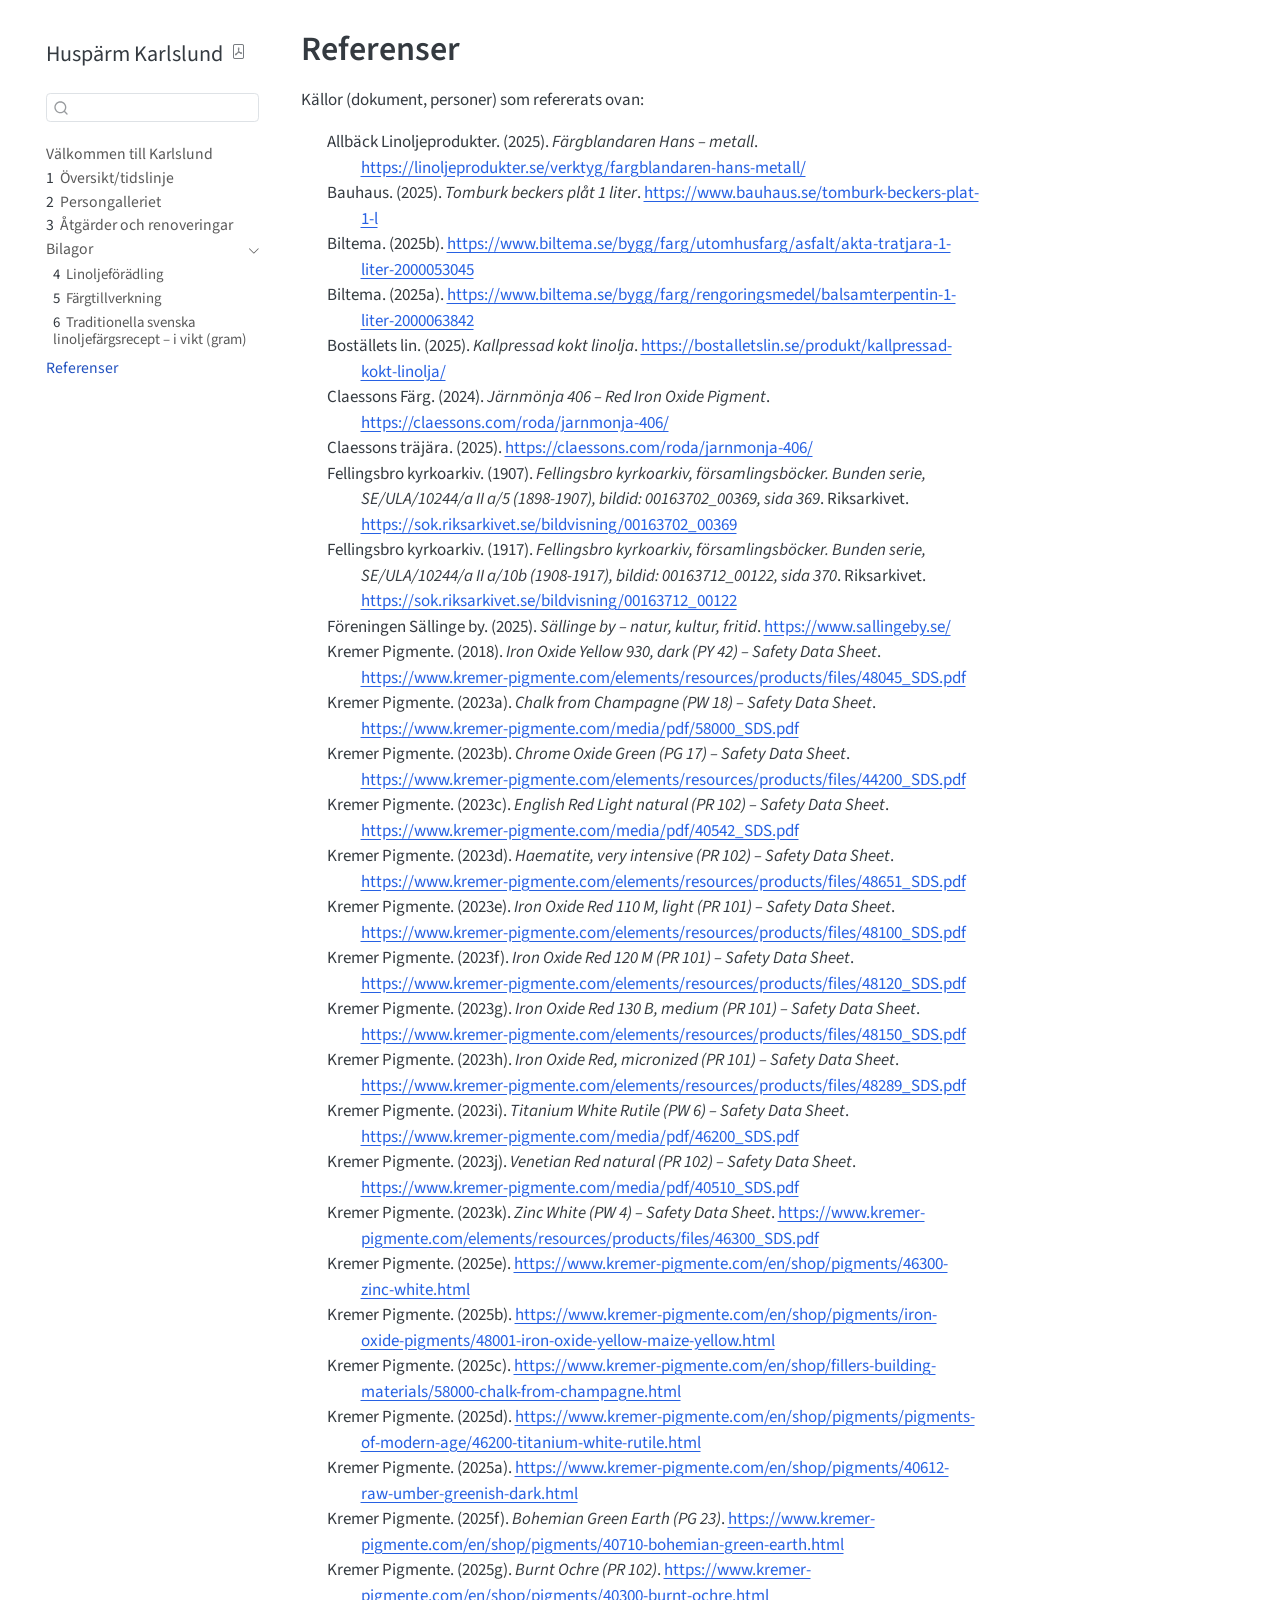
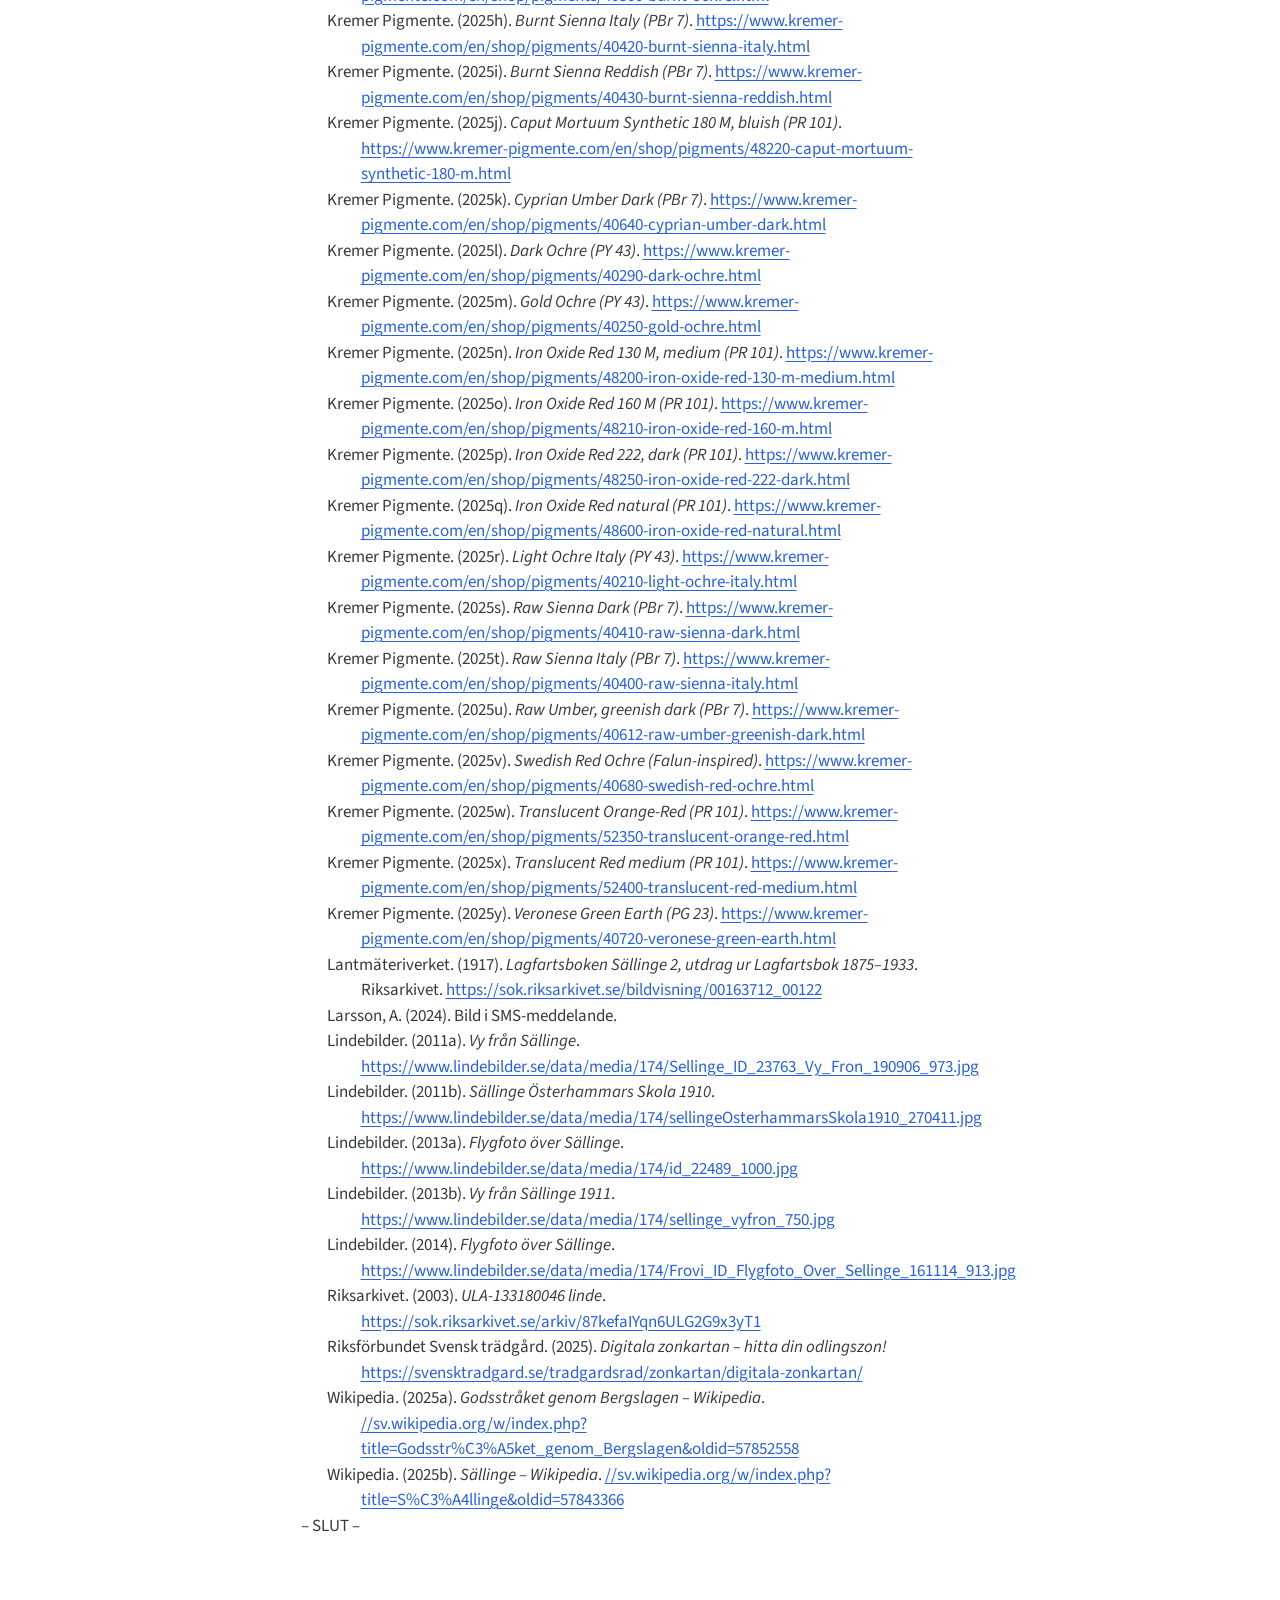
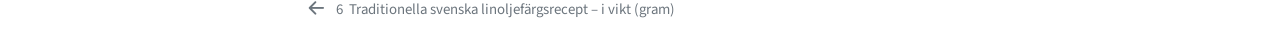
<file: docs/references.html>
<!DOCTYPE html>
<html xmlns="http://www.w3.org/1999/xhtml" lang="sv" xml:lang="sv"><head>

<meta charset="utf-8">
<meta name="generator" content="quarto-1.8.25">

<meta name="viewport" content="width=device-width, initial-scale=1.0, user-scalable=yes">


<title>Referenser – Huspärm Karlslund</title>
<style>
code{white-space: pre-wrap;}
span.smallcaps{font-variant: small-caps;}
div.columns{display: flex; gap: min(4vw, 1.5em);}
div.column{flex: auto; overflow-x: auto;}
div.hanging-indent{margin-left: 1.5em; text-indent: -1.5em;}
ul.task-list{list-style: none;}
ul.task-list li input[type="checkbox"] {
  width: 0.8em;
  margin: 0 0.8em 0.2em -1em; /* quarto-specific, see https://github.com/quarto-dev/quarto-cli/issues/4556 */ 
  vertical-align: middle;
}
/* CSS for citations */
div.csl-bib-body { }
div.csl-entry {
  clear: both;
}
.hanging-indent div.csl-entry {
  margin-left:2em;
  text-indent:-2em;
}
div.csl-left-margin {
  min-width:2em;
  float:left;
}
div.csl-right-inline {
  margin-left:2em;
  padding-left:1em;
}
div.csl-indent {
  margin-left: 2em;
}</style>


<script src="site_libs/quarto-nav/quarto-nav.js"></script>
<script src="site_libs/quarto-nav/headroom.min.js"></script>
<script src="site_libs/clipboard/clipboard.min.js"></script>
<script src="site_libs/quarto-search/autocomplete.umd.js"></script>
<script src="site_libs/quarto-search/fuse.min.js"></script>
<script src="site_libs/quarto-search/quarto-search.js"></script>
<meta name="quarto:offset" content="./">
<link href="./recept-grok.html" rel="prev">
<script src="site_libs/quarto-html/quarto.js" type="module"></script>
<script src="site_libs/quarto-html/tabsets/tabsets.js" type="module"></script>
<script src="site_libs/quarto-html/axe/axe-check.js" type="module"></script>
<script src="site_libs/quarto-html/popper.min.js"></script>
<script src="site_libs/quarto-html/tippy.umd.min.js"></script>
<script src="site_libs/quarto-html/anchor.min.js"></script>
<link href="site_libs/quarto-html/tippy.css" rel="stylesheet">
<link href="site_libs/quarto-html/quarto-syntax-highlighting-7b89279ff1a6dce999919e0e67d4d9ec.css" rel="stylesheet" id="quarto-text-highlighting-styles">
<script src="site_libs/bootstrap/bootstrap.min.js"></script>
<link href="site_libs/bootstrap/bootstrap-icons.css" rel="stylesheet">
<link href="site_libs/bootstrap/bootstrap-0dd2bd5de344125cf763a379ddc3eb04.min.css" rel="stylesheet" append-hash="true" id="quarto-bootstrap" data-mode="light">
<script id="quarto-search-options" type="application/json">{
  "location": "sidebar",
  "copy-button": false,
  "collapse-after": 3,
  "panel-placement": "start",
  "type": "textbox",
  "limit": 50,
  "keyboard-shortcut": [
    "f",
    "/",
    "s"
  ],
  "show-item-context": false,
  "language": {
    "search-no-results-text": "Inget resultat",
    "search-matching-documents-text": "matchande dokument",
    "search-copy-link-title": "Kopiera länk för att söka",
    "search-hide-matches-text": "Göm ytterligare resultat",
    "search-more-match-text": "annat resultat i detta dokument",
    "search-more-matches-text": "fler resultat i detta dokument",
    "search-clear-button-title": "Rensa",
    "search-text-placeholder": "",
    "search-detached-cancel-button-title": "Avbryt",
    "search-submit-button-title": "Verkställ",
    "search-label": "Sök"
  }
}</script>


</head>

<body class="nav-sidebar floating quarto-light">

<div id="quarto-search-results"></div>
  <header id="quarto-header" class="headroom fixed-top">
  <nav class="quarto-secondary-nav">
    <div class="container-fluid d-flex">
      <button type="button" class="quarto-btn-toggle btn" data-bs-toggle="collapse" role="button" data-bs-target=".quarto-sidebar-collapse-item" aria-controls="quarto-sidebar" aria-expanded="false" aria-label="Skifta sidonavigering" onclick="if (window.quartoToggleHeadroom) { window.quartoToggleHeadroom(); }">
        <i class="bi bi-layout-text-sidebar-reverse"></i>
      </button>
        <nav class="quarto-page-breadcrumbs" aria-label="breadcrumb"><ol class="breadcrumb"><li class="breadcrumb-item"><a href="./references.html">Referenser</a></li></ol></nav>
        <a class="flex-grow-1" role="navigation" data-bs-toggle="collapse" data-bs-target=".quarto-sidebar-collapse-item" aria-controls="quarto-sidebar" aria-expanded="false" aria-label="Skifta sidonavigering" onclick="if (window.quartoToggleHeadroom) { window.quartoToggleHeadroom(); }">      
        </a>
      <button type="button" class="btn quarto-search-button" aria-label="Sök" onclick="window.quartoOpenSearch();">
        <i class="bi bi-search"></i>
      </button>
    </div>
  </nav>
</header>
<!-- content -->
<div id="quarto-content" class="quarto-container page-columns page-rows-contents page-layout-article">
<!-- sidebar -->
  <nav id="quarto-sidebar" class="sidebar collapse collapse-horizontal quarto-sidebar-collapse-item sidebar-navigation floating overflow-auto">
    <div class="pt-lg-2 mt-2 text-left sidebar-header sidebar-header-stacked">
      <a href="./index.html" class="sidebar-logo-link">
      </a>
    <div class="sidebar-title mb-0 py-0">
      <a href="./">Huspärm Karlslund</a> 
        <div class="sidebar-tools-main">
    <a href="./Huspärm-Karlslund.pdf" title="Download PDF" class="quarto-navigation-tool px-1" aria-label="Download PDF"><i class="bi bi-file-pdf"></i></a>
</div>
    </div>
      </div>
        <div class="mt-2 flex-shrink-0 align-items-center">
        <div class="sidebar-search">
        <div id="quarto-search" class="" title="Sök"></div>
        </div>
        </div>
    <div class="sidebar-menu-container"> 
    <ul class="list-unstyled mt-1">
        <li class="sidebar-item">
  <div class="sidebar-item-container"> 
  <a href="./index.html" class="sidebar-item-text sidebar-link">
 <span class="menu-text">Välkommen till Karlslund</span></a>
  </div>
</li>
        <li class="sidebar-item">
  <div class="sidebar-item-container"> 
  <a href="./summary.html" class="sidebar-item-text sidebar-link">
 <span class="menu-text"><span class="chapter-number">1</span>&nbsp; <span class="chapter-title">Översikt/tidslinje</span></span></a>
  </div>
</li>
        <li class="sidebar-item">
  <div class="sidebar-item-container"> 
  <a href="./persongalleri.html" class="sidebar-item-text sidebar-link">
 <span class="menu-text"><span class="chapter-number">2</span>&nbsp; <span class="chapter-title">Persongalleriet</span></span></a>
  </div>
</li>
        <li class="sidebar-item">
  <div class="sidebar-item-container"> 
  <a href="./renovering.html" class="sidebar-item-text sidebar-link">
 <span class="menu-text"><span class="chapter-number">3</span>&nbsp; <span class="chapter-title">Åtgärder och renoveringar</span></span></a>
  </div>
</li>
        <li class="sidebar-item sidebar-item-section">
      <div class="sidebar-item-container"> 
            <a href="./bilagor.html" class="sidebar-item-text sidebar-link">
 <span class="menu-text">Bilagor</span></a>
          <a class="sidebar-item-toggle text-start" data-bs-toggle="collapse" data-bs-target="#quarto-sidebar-section-1" role="navigation" aria-expanded="true" aria-label="Skifta sektion">
            <i class="bi bi-chevron-right ms-2"></i>
          </a> 
      </div>
      <ul id="quarto-sidebar-section-1" class="collapse list-unstyled sidebar-section depth1 show">  
          <li class="sidebar-item">
  <div class="sidebar-item-container"> 
  <a href="./linoljeförädling.html" class="sidebar-item-text sidebar-link">
 <span class="menu-text"><span class="chapter-number">4</span>&nbsp; <span class="chapter-title">Linoljeförädling</span></span></a>
  </div>
</li>
          <li class="sidebar-item">
  <div class="sidebar-item-container"> 
  <a href="./färgtillverkning.html" class="sidebar-item-text sidebar-link">
 <span class="menu-text"><span class="chapter-number">5</span>&nbsp; <span class="chapter-title">Färgtillverkning</span></span></a>
  </div>
</li>
          <li class="sidebar-item">
  <div class="sidebar-item-container"> 
  <a href="./recept-grok.html" class="sidebar-item-text sidebar-link">
 <span class="menu-text"><span class="chapter-number">6</span>&nbsp; <span class="chapter-title">Traditionella svenska linoljefärgsrecept – i vikt (gram)</span></span></a>
  </div>
</li>
      </ul>
  </li>
        <li class="sidebar-item">
  <div class="sidebar-item-container"> 
  <a href="./references.html" class="sidebar-item-text sidebar-link active">
 <span class="menu-text">Referenser</span></a>
  </div>
</li>
    </ul>
    </div>
</nav>
<div id="quarto-sidebar-glass" class="quarto-sidebar-collapse-item" data-bs-toggle="collapse" data-bs-target=".quarto-sidebar-collapse-item"></div>
<!-- margin-sidebar -->
    <div id="quarto-margin-sidebar" class="sidebar margin-sidebar zindex-bottom">
        
    </div>
<!-- main -->
<main class="content" id="quarto-document-content">

<header id="title-block-header" class="quarto-title-block default">
<div class="quarto-title">
<h1 class="title">Referenser</h1>
</div>



<div class="quarto-title-meta">

    
  
    
  </div>
  


</header>


<p>Källor (dokument, personer) som refererats ovan:</p>
<div id="refs" class="references csl-bib-body hanging-indent" data-entry-spacing="0" data-line-spacing="2" role="list">
<div id="ref-allback-hans" class="csl-entry" role="listitem">
Allbäck Linoljeprodukter. (2025). <em><span class="nocase">Färgblandaren
Hans – metall</span></em>. <a href="https://linoljeprodukter.se/verktyg/fargblandaren-hans-metall/">https://linoljeprodukter.se/verktyg/fargblandaren-hans-metall/</a>
</div>
<div id="ref-burk-1l" class="csl-entry" role="listitem">
Bauhaus. (2025). <em>Tomburk beckers plåt 1 liter</em>. <a href="https://www.bauhaus.se/tomburk-beckers-plat-1-l">https://www.bauhaus.se/tomburk-beckers-plat-1-l</a>
</div>
<div id="ref-biltema-tjara" class="csl-entry" role="listitem">
Biltema. (2025b). <a href="https://www.biltema.se/bygg/farg/utomhusfarg/asfalt/akta-tratjara-1-liter-2000053045">https://www.biltema.se/bygg/farg/utomhusfarg/asfalt/akta-tratjara-1-liter-2000053045</a>
</div>
<div id="ref-biltema-terpentin" class="csl-entry" role="listitem">
Biltema. (2025a). <a href="https://www.biltema.se/bygg/farg/rengoringsmedel/balsamterpentin-1-liter-2000063842">https://www.biltema.se/bygg/farg/rengoringsmedel/balsamterpentin-1-liter-2000063842</a>
</div>
<div id="ref-bostallets-kokt-linolja" class="csl-entry" role="listitem">
Boställets lin. (2025). <em>Kallpressad kokt linolja</em>. <a href="https://bostalletslin.se/produkt/kallpressad-kokt-linolja/">https://bostalletslin.se/produkt/kallpressad-kokt-linolja/</a>
</div>
<div id="ref-claessons406" class="csl-entry" role="listitem">
Claessons Färg. (2024). <em><span>Järnmönja 406 – Red Iron Oxide
Pigment</span></em>. <a href="https://claessons.com/roda/jarnmonja-406/">https://claessons.com/roda/jarnmonja-406/</a>
</div>
<div id="ref-claessons-jarnmonja" class="csl-entry" role="listitem">
Claessons träjära. (2025). <a href="https://claessons.com/roda/jarnmonja-406/">https://claessons.com/roda/jarnmonja-406/</a>
</div>
<div id="ref-00163702_00369" class="csl-entry" role="listitem">
Fellingsbro kyrkoarkiv. (1907). <em>Fellingsbro kyrkoarkiv,
församlingsböcker. Bunden serie, SE/ULA/10244/a II a/5 (1898-1907),
bildid: 00163702_00369, sida 369</em>. Riksarkivet. <a href="https://sok.riksarkivet.se/bildvisning/00163702_00369">https://sok.riksarkivet.se/bildvisning/00163702_00369</a>
</div>
<div id="ref-00163712_00122" class="csl-entry" role="listitem">
Fellingsbro kyrkoarkiv. (1917). <em>Fellingsbro kyrkoarkiv,
församlingsböcker. Bunden serie, SE/ULA/10244/a II a/10b (1908-1917),
bildid: 00163712_00122, sida 370</em>. Riksarkivet. <a href="https://sok.riksarkivet.se/bildvisning/00163712_00122">https://sok.riksarkivet.se/bildvisning/00163712_00122</a>
</div>
<div id="ref-paviljongen" class="csl-entry" role="listitem">
Föreningen Sällinge by. (2025). <em><span class="nocase">Sällinge by –
natur, kultur, fritid</span></em>. <a href="https://www.sallingeby.se/">https://www.sallingeby.se/</a>
</div>
<div id="ref-kremer48045" class="csl-entry" role="listitem">
Kremer Pigmente. (2018). <em><span class="nocase">Iron Oxide Yellow 930,
dark (PY 42) – Safety Data Sheet</span></em>. <a href="https://www.kremer-pigmente.com/elements/resources/products/files/48045_SDS.pdf">https://www.kremer-pigmente.com/elements/resources/products/files/48045_SDS.pdf</a>
</div>
<div id="ref-kremer58000" class="csl-entry" role="listitem">
Kremer Pigmente. (2023a). <em><span class="nocase">Chalk from Champagne
(PW 18) – Safety Data Sheet</span></em>. <a href="https://www.kremer-pigmente.com/media/pdf/58000_SDS.pdf">https://www.kremer-pigmente.com/media/pdf/58000_SDS.pdf</a>
</div>
<div id="ref-kremer44200" class="csl-entry" role="listitem">
Kremer Pigmente. (2023b). <em><span>Chrome Oxide Green (PG 17) – Safety
Data Sheet</span></em>. <a href="https://www.kremer-pigmente.com/elements/resources/products/files/44200_SDS.pdf">https://www.kremer-pigmente.com/elements/resources/products/files/44200_SDS.pdf</a>
</div>
<div id="ref-kremer40542" class="csl-entry" role="listitem">
Kremer Pigmente. (2023c). <em><span class="nocase">English Red Light
natural (PR 102) – Safety Data Sheet</span></em>. <a href="https://www.kremer-pigmente.com/media/pdf/40542_SDS.pdf">https://www.kremer-pigmente.com/media/pdf/40542_SDS.pdf</a>
</div>
<div id="ref-kremer48651" class="csl-entry" role="listitem">
Kremer Pigmente. (2023d). <em><span class="nocase">Haematite, very
intensive (PR 102) – Safety Data Sheet</span></em>. <a href="https://www.kremer-pigmente.com/elements/resources/products/files/48651_SDS.pdf">https://www.kremer-pigmente.com/elements/resources/products/files/48651_SDS.pdf</a>
</div>
<div id="ref-kremer48100" class="csl-entry" role="listitem">
Kremer Pigmente. (2023e). <em><span class="nocase">Iron Oxide Red 110 M,
light (PR 101) – Safety Data Sheet</span></em>. <a href="https://www.kremer-pigmente.com/elements/resources/products/files/48100_SDS.pdf">https://www.kremer-pigmente.com/elements/resources/products/files/48100_SDS.pdf</a>
</div>
<div id="ref-kremer48120" class="csl-entry" role="listitem">
Kremer Pigmente. (2023f). <em><span>Iron Oxide Red 120 M (PR 101) –
Safety Data Sheet</span></em>. <a href="https://www.kremer-pigmente.com/elements/resources/products/files/48120_SDS.pdf">https://www.kremer-pigmente.com/elements/resources/products/files/48120_SDS.pdf</a>
</div>
<div id="ref-kremer48150" class="csl-entry" role="listitem">
Kremer Pigmente. (2023g). <em><span class="nocase">Iron Oxide Red 130 B,
medium (PR 101) – Safety Data Sheet</span></em>. <a href="https://www.kremer-pigmente.com/elements/resources/products/files/48150_SDS.pdf">https://www.kremer-pigmente.com/elements/resources/products/files/48150_SDS.pdf</a>
</div>
<div id="ref-kremer48289" class="csl-entry" role="listitem">
Kremer Pigmente. (2023h). <em><span class="nocase">Iron Oxide Red,
micronized (PR 101) – Safety Data Sheet</span></em>. <a href="https://www.kremer-pigmente.com/elements/resources/products/files/48289_SDS.pdf">https://www.kremer-pigmente.com/elements/resources/products/files/48289_SDS.pdf</a>
</div>
<div id="ref-kremer46200" class="csl-entry" role="listitem">
Kremer Pigmente. (2023i). <em><span>Titanium White Rutile (PW 6) –
Safety Data Sheet</span></em>. <a href="https://www.kremer-pigmente.com/media/pdf/46200_SDS.pdf">https://www.kremer-pigmente.com/media/pdf/46200_SDS.pdf</a>
</div>
<div id="ref-kremer40510" class="csl-entry" role="listitem">
Kremer Pigmente. (2023j). <em><span class="nocase">Venetian Red natural
(PR 102) – Safety Data Sheet</span></em>. <a href="https://www.kremer-pigmente.com/media/pdf/40510_SDS.pdf">https://www.kremer-pigmente.com/media/pdf/40510_SDS.pdf</a>
</div>
<div id="ref-kremer46300" class="csl-entry" role="listitem">
Kremer Pigmente. (2023k). <em><span>Zinc White (PW 4) – Safety Data
Sheet</span></em>. <a href="https://www.kremer-pigmente.com/elements/resources/products/files/46300_SDS.pdf">https://www.kremer-pigmente.com/elements/resources/products/files/46300_SDS.pdf</a>
</div>
<div id="ref-kremer-zinkoxid" class="csl-entry" role="listitem">
Kremer Pigmente. (2025e). <a href="https://www.kremer-pigmente.com/en/shop/pigments/46300-zinc-white.html">https://www.kremer-pigmente.com/en/shop/pigments/46300-zinc-white.html</a>
</div>
<div id="ref-kremer-gul-jarnoxid" class="csl-entry" role="listitem">
Kremer Pigmente. (2025b). <a href="https://www.kremer-pigmente.com/en/shop/pigments/iron-oxide-pigments/48001-iron-oxide-yellow-maize-yellow.html">https://www.kremer-pigmente.com/en/shop/pigments/iron-oxide-pigments/48001-iron-oxide-yellow-maize-yellow.html</a>
</div>
<div id="ref-kremer-krita" class="csl-entry" role="listitem">
Kremer Pigmente. (2025c). <a href="https://www.kremer-pigmente.com/en/shop/fillers-building-materials/58000-chalk-from-champagne.html">https://www.kremer-pigmente.com/en/shop/fillers-building-materials/58000-chalk-from-champagne.html</a>
</div>
<div id="ref-kremer-titandioxid" class="csl-entry" role="listitem">
Kremer Pigmente. (2025d). <a href="https://www.kremer-pigmente.com/en/shop/pigments/pigments-of-modern-age/46200-titanium-white-rutile.html">https://www.kremer-pigmente.com/en/shop/pigments/pigments-of-modern-age/46200-titanium-white-rutile.html</a>
</div>
<div id="ref-kremer-gron-umbra" class="csl-entry" role="listitem">
Kremer Pigmente. (2025a). <a href="https://www.kremer-pigmente.com/en/shop/pigments/40612-raw-umber-greenish-dark.html">https://www.kremer-pigmente.com/en/shop/pigments/40612-raw-umber-greenish-dark.html</a>
</div>
<div id="ref-kremer40710" class="csl-entry" role="listitem">
Kremer Pigmente. (2025f). <em><span>Bohemian Green Earth (PG
23)</span></em>. <a href="https://www.kremer-pigmente.com/en/shop/pigments/40710-bohemian-green-earth.html">https://www.kremer-pigmente.com/en/shop/pigments/40710-bohemian-green-earth.html</a>
</div>
<div id="ref-kremer40300" class="csl-entry" role="listitem">
Kremer Pigmente. (2025g). <em><span>Burnt Ochre (PR 102)</span></em>. <a href="https://www.kremer-pigmente.com/en/shop/pigments/40300-burnt-ochre.html">https://www.kremer-pigmente.com/en/shop/pigments/40300-burnt-ochre.html</a>
</div>
<div id="ref-kremer40420" class="csl-entry" role="listitem">
Kremer Pigmente. (2025h). <em><span>Burnt Sienna Italy (PBr
7)</span></em>. <a href="https://www.kremer-pigmente.com/en/shop/pigments/40420-burnt-sienna-italy.html">https://www.kremer-pigmente.com/en/shop/pigments/40420-burnt-sienna-italy.html</a>
</div>
<div id="ref-kremer40430" class="csl-entry" role="listitem">
Kremer Pigmente. (2025i). <em><span>Burnt Sienna Reddish (PBr
7)</span></em>. <a href="https://www.kremer-pigmente.com/en/shop/pigments/40430-burnt-sienna-reddish.html">https://www.kremer-pigmente.com/en/shop/pigments/40430-burnt-sienna-reddish.html</a>
</div>
<div id="ref-kremer48220" class="csl-entry" role="listitem">
Kremer Pigmente. (2025j). <em><span class="nocase">Caput Mortuum
Synthetic 180 M, bluish (PR 101)</span></em>. <a href="https://www.kremer-pigmente.com/en/shop/pigments/48220-caput-mortuum-synthetic-180-m.html">https://www.kremer-pigmente.com/en/shop/pigments/48220-caput-mortuum-synthetic-180-m.html</a>
</div>
<div id="ref-kremer40640" class="csl-entry" role="listitem">
Kremer Pigmente. (2025k). <em><span>Cyprian Umber Dark (PBr
7)</span></em>. <a href="https://www.kremer-pigmente.com/en/shop/pigments/40640-cyprian-umber-dark.html">https://www.kremer-pigmente.com/en/shop/pigments/40640-cyprian-umber-dark.html</a>
</div>
<div id="ref-kremer40290" class="csl-entry" role="listitem">
Kremer Pigmente. (2025l). <em><span>Dark Ochre (PY 43)</span></em>. <a href="https://www.kremer-pigmente.com/en/shop/pigments/40290-dark-ochre.html">https://www.kremer-pigmente.com/en/shop/pigments/40290-dark-ochre.html</a>
</div>
<div id="ref-kremer40250" class="csl-entry" role="listitem">
Kremer Pigmente. (2025m). <em><span>Gold Ochre (PY 43)</span></em>. <a href="https://www.kremer-pigmente.com/en/shop/pigments/40250-gold-ochre.html">https://www.kremer-pigmente.com/en/shop/pigments/40250-gold-ochre.html</a>
</div>
<div id="ref-kremer48200" class="csl-entry" role="listitem">
Kremer Pigmente. (2025n). <em><span class="nocase">Iron Oxide Red 130 M,
medium (PR 101)</span></em>. <a href="https://www.kremer-pigmente.com/en/shop/pigments/48200-iron-oxide-red-130-m-medium.html">https://www.kremer-pigmente.com/en/shop/pigments/48200-iron-oxide-red-130-m-medium.html</a>
</div>
<div id="ref-kremer48210" class="csl-entry" role="listitem">
Kremer Pigmente. (2025o). <em><span>Iron Oxide Red 160 M (PR
101)</span></em>. <a href="https://www.kremer-pigmente.com/en/shop/pigments/48210-iron-oxide-red-160-m.html">https://www.kremer-pigmente.com/en/shop/pigments/48210-iron-oxide-red-160-m.html</a>
</div>
<div id="ref-kremer48250" class="csl-entry" role="listitem">
Kremer Pigmente. (2025p). <em><span class="nocase">Iron Oxide Red 222,
dark (PR 101)</span></em>. <a href="https://www.kremer-pigmente.com/en/shop/pigments/48250-iron-oxide-red-222-dark.html">https://www.kremer-pigmente.com/en/shop/pigments/48250-iron-oxide-red-222-dark.html</a>
</div>
<div id="ref-kremer48600" class="csl-entry" role="listitem">
Kremer Pigmente. (2025q). <em><span class="nocase">Iron Oxide Red
natural (PR 101)</span></em>. <a href="https://www.kremer-pigmente.com/en/shop/pigments/48600-iron-oxide-red-natural.html">https://www.kremer-pigmente.com/en/shop/pigments/48600-iron-oxide-red-natural.html</a>
</div>
<div id="ref-kremer40210" class="csl-entry" role="listitem">
Kremer Pigmente. (2025r). <em><span>Light Ochre Italy (PY
43)</span></em>. <a href="https://www.kremer-pigmente.com/en/shop/pigments/40210-light-ochre-italy.html">https://www.kremer-pigmente.com/en/shop/pigments/40210-light-ochre-italy.html</a>
</div>
<div id="ref-kremer40410" class="csl-entry" role="listitem">
Kremer Pigmente. (2025s). <em><span>Raw Sienna Dark (PBr 7)</span></em>.
<a href="https://www.kremer-pigmente.com/en/shop/pigments/40410-raw-sienna-dark.html">https://www.kremer-pigmente.com/en/shop/pigments/40410-raw-sienna-dark.html</a>
</div>
<div id="ref-kremer40400" class="csl-entry" role="listitem">
Kremer Pigmente. (2025t). <em><span>Raw Sienna Italy (PBr
7)</span></em>. <a href="https://www.kremer-pigmente.com/en/shop/pigments/40400-raw-sienna-italy.html">https://www.kremer-pigmente.com/en/shop/pigments/40400-raw-sienna-italy.html</a>
</div>
<div id="ref-kremer40612" class="csl-entry" role="listitem">
Kremer Pigmente. (2025u). <em><span class="nocase">Raw Umber, greenish
dark (PBr 7)</span></em>. <a href="https://www.kremer-pigmente.com/en/shop/pigments/40612-raw-umber-greenish-dark.html">https://www.kremer-pigmente.com/en/shop/pigments/40612-raw-umber-greenish-dark.html</a>
</div>
<div id="ref-kremer40680" class="csl-entry" role="listitem">
Kremer Pigmente. (2025v). <em><span class="nocase">Swedish Red Ochre
(Falun-inspired)</span></em>. <a href="https://www.kremer-pigmente.com/en/shop/pigments/40680-swedish-red-ochre.html">https://www.kremer-pigmente.com/en/shop/pigments/40680-swedish-red-ochre.html</a>
</div>
<div id="ref-kremer52350" class="csl-entry" role="listitem">
Kremer Pigmente. (2025w). <em><span>Translucent Orange-Red (PR
101)</span></em>. <a href="https://www.kremer-pigmente.com/en/shop/pigments/52350-translucent-orange-red.html">https://www.kremer-pigmente.com/en/shop/pigments/52350-translucent-orange-red.html</a>
</div>
<div id="ref-kremer52400" class="csl-entry" role="listitem">
Kremer Pigmente. (2025x). <em><span class="nocase">Translucent Red
medium (PR 101)</span></em>. <a href="https://www.kremer-pigmente.com/en/shop/pigments/52400-translucent-red-medium.html">https://www.kremer-pigmente.com/en/shop/pigments/52400-translucent-red-medium.html</a>
</div>
<div id="ref-kremer40720" class="csl-entry" role="listitem">
Kremer Pigmente. (2025y). <em><span>Veronese Green Earth (PG
23)</span></em>. <a href="https://www.kremer-pigmente.com/en/shop/pigments/40720-veronese-green-earth.html">https://www.kremer-pigmente.com/en/shop/pigments/40720-veronese-green-earth.html</a>
</div>
<div id="ref-lagfartsbok" class="csl-entry" role="listitem">
Lantmäteriverket. (1917). <em><span class="nocase">Lagfartsboken
Sällinge 2, utdrag ur Lagfartsbok 1875–1933</span></em>. Riksarkivet. <a href="https://sok.riksarkivet.se/bildvisning/00163712_00122">https://sok.riksarkivet.se/bildvisning/00163712_00122</a>
</div>
<div id="ref-Larsson" class="csl-entry" role="listitem">
Larsson, A. (2024). Bild i SMS-meddelande.
</div>
<div id="ref-Lindebilder3" class="csl-entry" role="listitem">
Lindebilder. (2011a). <em><span class="nocase">Vy från
Sällinge</span></em>. <a href="https://www.lindebilder.se/data/media/174/Sellinge_ID_23763_Vy_Fron_190906_973.jpg">https://www.lindebilder.se/data/media/174/Sellinge_ID_23763_Vy_Fron_190906_973.jpg</a>
</div>
<div id="ref-Lindebilder4" class="csl-entry" role="listitem">
Lindebilder. (2011b). <em><span>Sällinge Österhammars Skola
1910</span></em>. <a href="https://www.lindebilder.se/data/media/174/sellingeOsterhammarsSkola1910_270411.jpg">https://www.lindebilder.se/data/media/174/sellingeOsterhammarsSkola1910_270411.jpg</a>
</div>
<div id="ref-Lindebilder1" class="csl-entry" role="listitem">
Lindebilder. (2013a). <em><span class="nocase">Flygfoto över
Sällinge</span></em>. <a href="https://www.lindebilder.se/data/media/174/id_22489_1000.jpg">https://www.lindebilder.se/data/media/174/id_22489_1000.jpg</a>
</div>
<div id="ref-Lindebilder2" class="csl-entry" role="listitem">
Lindebilder. (2013b). <em><span class="nocase">Vy från Sällinge
1911</span></em>. <a href="https://www.lindebilder.se/data/media/174/sellinge_vyfron_750.jpg">https://www.lindebilder.se/data/media/174/sellinge_vyfron_750.jpg</a>
</div>
<div id="ref-Lindebilder0" class="csl-entry" role="listitem">
Lindebilder. (2014). <em><span class="nocase">Flygfoto över
Sällinge</span></em>. <a href="https://www.lindebilder.se/data/media/174/Frovi_ID_Flygfoto_Over_Sellinge_161114_913.jpg">https://www.lindebilder.se/data/media/174/Frovi_ID_Flygfoto_Over_Sellinge_161114_913.jpg</a>
</div>
<div id="ref-ULA-133180046" class="csl-entry" role="listitem">
Riksarkivet. (2003). <em>ULA-133180046 linde</em>. <a href="https://sok.riksarkivet.se/arkiv/87kefaIYqn6ULG2G9x3yT1">https://sok.riksarkivet.se/arkiv/87kefaIYqn6ULG2G9x3yT1</a>
</div>
<div id="ref-zonkartan" class="csl-entry" role="listitem">
Riksförbundet Svensk trädgård. (2025). <em>Digitala zonkartan – hitta
din odlingszon!</em> <a href="https://svensktradgard.se/tradgardsrad/zonkartan/digitala-zonkartan/">https://svensktradgard.se/tradgardsrad/zonkartan/digitala-zonkartan/</a>
</div>
<div id="ref-gods" class="csl-entry" role="listitem">
Wikipedia. (2025a). <em><span class="nocase">Godsstråket genom
Bergslagen – Wikipedia</span></em>. <a href="https:////sv.wikipedia.org/w/index.php?title=Godsstr%C3%A5ket_genom_Bergslagen&amp;oldid=57852558">//sv.wikipedia.org/w/index.php?title=Godsstr%C3%A5ket_genom_Bergslagen&amp;oldid=57852558</a>
</div>
<div id="ref-wikipedia" class="csl-entry" role="listitem">
Wikipedia. (2025b). <em><span>Sällinge – Wikipedia</span></em>. <a href="https:////sv.wikipedia.org/w/index.php?title=S%C3%A4llinge&amp;oldid=57843366">//sv.wikipedia.org/w/index.php?title=S%C3%A4llinge&amp;oldid=57843366</a>
</div>
</div>
<p>– SLUT –</p>



</main> <!-- /main -->
<script id="quarto-html-after-body" type="application/javascript">
  window.document.addEventListener("DOMContentLoaded", function (event) {
    const icon = "";
    const anchorJS = new window.AnchorJS();
    anchorJS.options = {
      placement: 'right',
      icon: icon
    };
    anchorJS.add('.anchored');
    const isCodeAnnotation = (el) => {
      for (const clz of el.classList) {
        if (clz.startsWith('code-annotation-')) {                     
          return true;
        }
      }
      return false;
    }
    const onCopySuccess = function(e) {
      // button target
      const button = e.trigger;
      // don't keep focus
      button.blur();
      // flash "checked"
      button.classList.add('code-copy-button-checked');
      var currentTitle = button.getAttribute("title");
      button.setAttribute("title", "Kopierat!");
      let tooltip;
      if (window.bootstrap) {
        button.setAttribute("data-bs-toggle", "tooltip");
        button.setAttribute("data-bs-placement", "left");
        button.setAttribute("data-bs-title", "Kopierat!");
        tooltip = new bootstrap.Tooltip(button, 
          { trigger: "manual", 
            customClass: "code-copy-button-tooltip",
            offset: [0, -8]});
        tooltip.show();    
      }
      setTimeout(function() {
        if (tooltip) {
          tooltip.hide();
          button.removeAttribute("data-bs-title");
          button.removeAttribute("data-bs-toggle");
          button.removeAttribute("data-bs-placement");
        }
        button.setAttribute("title", currentTitle);
        button.classList.remove('code-copy-button-checked');
      }, 1000);
      // clear code selection
      e.clearSelection();
    }
    const getTextToCopy = function(trigger) {
      const outerScaffold = trigger.parentElement.cloneNode(true);
      const codeEl = outerScaffold.querySelector('code');
      for (const childEl of codeEl.children) {
        if (isCodeAnnotation(childEl)) {
          childEl.remove();
        }
      }
      return codeEl.innerText;
    }
    const clipboard = new window.ClipboardJS('.code-copy-button:not([data-in-quarto-modal])', {
      text: getTextToCopy
    });
    clipboard.on('success', onCopySuccess);
    if (window.document.getElementById('quarto-embedded-source-code-modal')) {
      const clipboardModal = new window.ClipboardJS('.code-copy-button[data-in-quarto-modal]', {
        text: getTextToCopy,
        container: window.document.getElementById('quarto-embedded-source-code-modal')
      });
      clipboardModal.on('success', onCopySuccess);
    }
      var localhostRegex = new RegExp(/^(?:http|https):\/\/localhost\:?[0-9]*\//);
      var mailtoRegex = new RegExp(/^mailto:/);
        var filterRegex = new RegExp('/' + window.location.host + '/');
      var isInternal = (href) => {
          return filterRegex.test(href) || localhostRegex.test(href) || mailtoRegex.test(href);
      }
      // Inspect non-navigation links and adorn them if external
     var links = window.document.querySelectorAll('a[href]:not(.nav-link):not(.navbar-brand):not(.toc-action):not(.sidebar-link):not(.sidebar-item-toggle):not(.pagination-link):not(.no-external):not([aria-hidden]):not(.dropdown-item):not(.quarto-navigation-tool):not(.about-link)');
      for (var i=0; i<links.length; i++) {
        const link = links[i];
        if (!isInternal(link.href)) {
          // undo the damage that might have been done by quarto-nav.js in the case of
          // links that we want to consider external
          if (link.dataset.originalHref !== undefined) {
            link.href = link.dataset.originalHref;
          }
        }
      }
    function tippyHover(el, contentFn, onTriggerFn, onUntriggerFn) {
      const config = {
        allowHTML: true,
        maxWidth: 500,
        delay: 100,
        arrow: false,
        appendTo: function(el) {
            return el.parentElement;
        },
        interactive: true,
        interactiveBorder: 10,
        theme: 'quarto',
        placement: 'bottom-start',
      };
      if (contentFn) {
        config.content = contentFn;
      }
      if (onTriggerFn) {
        config.onTrigger = onTriggerFn;
      }
      if (onUntriggerFn) {
        config.onUntrigger = onUntriggerFn;
      }
      window.tippy(el, config); 
    }
    const noterefs = window.document.querySelectorAll('a[role="doc-noteref"]');
    for (var i=0; i<noterefs.length; i++) {
      const ref = noterefs[i];
      tippyHover(ref, function() {
        // use id or data attribute instead here
        let href = ref.getAttribute('data-footnote-href') || ref.getAttribute('href');
        try { href = new URL(href).hash; } catch {}
        const id = href.replace(/^#\/?/, "");
        const note = window.document.getElementById(id);
        if (note) {
          return note.innerHTML;
        } else {
          return "";
        }
      });
    }
    const xrefs = window.document.querySelectorAll('a.quarto-xref');
    const processXRef = (id, note) => {
      // Strip column container classes
      const stripColumnClz = (el) => {
        el.classList.remove("page-full", "page-columns");
        if (el.children) {
          for (const child of el.children) {
            stripColumnClz(child);
          }
        }
      }
      stripColumnClz(note)
      if (id === null || id.startsWith('sec-')) {
        // Special case sections, only their first couple elements
        const container = document.createElement("div");
        if (note.children && note.children.length > 2) {
          container.appendChild(note.children[0].cloneNode(true));
          for (let i = 1; i < note.children.length; i++) {
            const child = note.children[i];
            if (child.tagName === "P" && child.innerText === "") {
              continue;
            } else {
              container.appendChild(child.cloneNode(true));
              break;
            }
          }
          if (window.Quarto?.typesetMath) {
            window.Quarto.typesetMath(container);
          }
          return container.innerHTML
        } else {
          if (window.Quarto?.typesetMath) {
            window.Quarto.typesetMath(note);
          }
          return note.innerHTML;
        }
      } else {
        // Remove any anchor links if they are present
        const anchorLink = note.querySelector('a.anchorjs-link');
        if (anchorLink) {
          anchorLink.remove();
        }
        if (window.Quarto?.typesetMath) {
          window.Quarto.typesetMath(note);
        }
        if (note.classList.contains("callout")) {
          return note.outerHTML;
        } else {
          return note.innerHTML;
        }
      }
    }
    for (var i=0; i<xrefs.length; i++) {
      const xref = xrefs[i];
      tippyHover(xref, undefined, function(instance) {
        instance.disable();
        let url = xref.getAttribute('href');
        let hash = undefined; 
        if (url.startsWith('#')) {
          hash = url;
        } else {
          try { hash = new URL(url).hash; } catch {}
        }
        if (hash) {
          const id = hash.replace(/^#\/?/, "");
          const note = window.document.getElementById(id);
          if (note !== null) {
            try {
              const html = processXRef(id, note.cloneNode(true));
              instance.setContent(html);
            } finally {
              instance.enable();
              instance.show();
            }
          } else {
            // See if we can fetch this
            fetch(url.split('#')[0])
            .then(res => res.text())
            .then(html => {
              const parser = new DOMParser();
              const htmlDoc = parser.parseFromString(html, "text/html");
              const note = htmlDoc.getElementById(id);
              if (note !== null) {
                const html = processXRef(id, note);
                instance.setContent(html);
              } 
            }).finally(() => {
              instance.enable();
              instance.show();
            });
          }
        } else {
          // See if we can fetch a full url (with no hash to target)
          // This is a special case and we should probably do some content thinning / targeting
          fetch(url)
          .then(res => res.text())
          .then(html => {
            const parser = new DOMParser();
            const htmlDoc = parser.parseFromString(html, "text/html");
            const note = htmlDoc.querySelector('main.content');
            if (note !== null) {
              // This should only happen for chapter cross references
              // (since there is no id in the URL)
              // remove the first header
              if (note.children.length > 0 && note.children[0].tagName === "HEADER") {
                note.children[0].remove();
              }
              const html = processXRef(null, note);
              instance.setContent(html);
            } 
          }).finally(() => {
            instance.enable();
            instance.show();
          });
        }
      }, function(instance) {
      });
    }
        let selectedAnnoteEl;
        const selectorForAnnotation = ( cell, annotation) => {
          let cellAttr = 'data-code-cell="' + cell + '"';
          let lineAttr = 'data-code-annotation="' +  annotation + '"';
          const selector = 'span[' + cellAttr + '][' + lineAttr + ']';
          return selector;
        }
        const selectCodeLines = (annoteEl) => {
          const doc = window.document;
          const targetCell = annoteEl.getAttribute("data-target-cell");
          const targetAnnotation = annoteEl.getAttribute("data-target-annotation");
          const annoteSpan = window.document.querySelector(selectorForAnnotation(targetCell, targetAnnotation));
          const lines = annoteSpan.getAttribute("data-code-lines").split(",");
          const lineIds = lines.map((line) => {
            return targetCell + "-" + line;
          })
          let top = null;
          let height = null;
          let parent = null;
          if (lineIds.length > 0) {
              //compute the position of the single el (top and bottom and make a div)
              const el = window.document.getElementById(lineIds[0]);
              top = el.offsetTop;
              height = el.offsetHeight;
              parent = el.parentElement.parentElement;
            if (lineIds.length > 1) {
              const lastEl = window.document.getElementById(lineIds[lineIds.length - 1]);
              const bottom = lastEl.offsetTop + lastEl.offsetHeight;
              height = bottom - top;
            }
            if (top !== null && height !== null && parent !== null) {
              // cook up a div (if necessary) and position it 
              let div = window.document.getElementById("code-annotation-line-highlight");
              if (div === null) {
                div = window.document.createElement("div");
                div.setAttribute("id", "code-annotation-line-highlight");
                div.style.position = 'absolute';
                parent.appendChild(div);
              }
              div.style.top = top - 2 + "px";
              div.style.height = height + 4 + "px";
              div.style.left = 0;
              let gutterDiv = window.document.getElementById("code-annotation-line-highlight-gutter");
              if (gutterDiv === null) {
                gutterDiv = window.document.createElement("div");
                gutterDiv.setAttribute("id", "code-annotation-line-highlight-gutter");
                gutterDiv.style.position = 'absolute';
                const codeCell = window.document.getElementById(targetCell);
                const gutter = codeCell.querySelector('.code-annotation-gutter');
                gutter.appendChild(gutterDiv);
              }
              gutterDiv.style.top = top - 2 + "px";
              gutterDiv.style.height = height + 4 + "px";
            }
            selectedAnnoteEl = annoteEl;
          }
        };
        const unselectCodeLines = () => {
          const elementsIds = ["code-annotation-line-highlight", "code-annotation-line-highlight-gutter"];
          elementsIds.forEach((elId) => {
            const div = window.document.getElementById(elId);
            if (div) {
              div.remove();
            }
          });
          selectedAnnoteEl = undefined;
        };
          // Handle positioning of the toggle
      window.addEventListener(
        "resize",
        throttle(() => {
          elRect = undefined;
          if (selectedAnnoteEl) {
            selectCodeLines(selectedAnnoteEl);
          }
        }, 10)
      );
      function throttle(fn, ms) {
      let throttle = false;
      let timer;
        return (...args) => {
          if(!throttle) { // first call gets through
              fn.apply(this, args);
              throttle = true;
          } else { // all the others get throttled
              if(timer) clearTimeout(timer); // cancel #2
              timer = setTimeout(() => {
                fn.apply(this, args);
                timer = throttle = false;
              }, ms);
          }
        };
      }
        // Attach click handler to the DT
        const annoteDls = window.document.querySelectorAll('dt[data-target-cell]');
        for (const annoteDlNode of annoteDls) {
          annoteDlNode.addEventListener('click', (event) => {
            const clickedEl = event.target;
            if (clickedEl !== selectedAnnoteEl) {
              unselectCodeLines();
              const activeEl = window.document.querySelector('dt[data-target-cell].code-annotation-active');
              if (activeEl) {
                activeEl.classList.remove('code-annotation-active');
              }
              selectCodeLines(clickedEl);
              clickedEl.classList.add('code-annotation-active');
            } else {
              // Unselect the line
              unselectCodeLines();
              clickedEl.classList.remove('code-annotation-active');
            }
          });
        }
    const findCites = (el) => {
      const parentEl = el.parentElement;
      if (parentEl) {
        const cites = parentEl.dataset.cites;
        if (cites) {
          return {
            el,
            cites: cites.split(' ')
          };
        } else {
          return findCites(el.parentElement)
        }
      } else {
        return undefined;
      }
    };
    var bibliorefs = window.document.querySelectorAll('a[role="doc-biblioref"]');
    for (var i=0; i<bibliorefs.length; i++) {
      const ref = bibliorefs[i];
      const citeInfo = findCites(ref);
      if (citeInfo) {
        tippyHover(citeInfo.el, function() {
          var popup = window.document.createElement('div');
          citeInfo.cites.forEach(function(cite) {
            var citeDiv = window.document.createElement('div');
            citeDiv.classList.add('hanging-indent');
            citeDiv.classList.add('csl-entry');
            var biblioDiv = window.document.getElementById('ref-' + cite);
            if (biblioDiv) {
              citeDiv.innerHTML = biblioDiv.innerHTML;
            }
            popup.appendChild(citeDiv);
          });
          return popup.innerHTML;
        });
      }
    }
  });
  </script>
<nav class="page-navigation">
  <div class="nav-page nav-page-previous">
      <a href="./recept-grok.html" class="pagination-link" aria-label="Traditionella svenska linoljefärgsrecept – i vikt (gram)">
        <i class="bi bi-arrow-left-short"></i> <span class="nav-page-text"><span class="chapter-number">6</span>&nbsp; <span class="chapter-title">Traditionella svenska linoljefärgsrecept – i vikt (gram)</span></span>
      </a>          
  </div>
  <div class="nav-page nav-page-next">
  </div>
</nav>
</div> <!-- /content -->




</body></html>
</file>
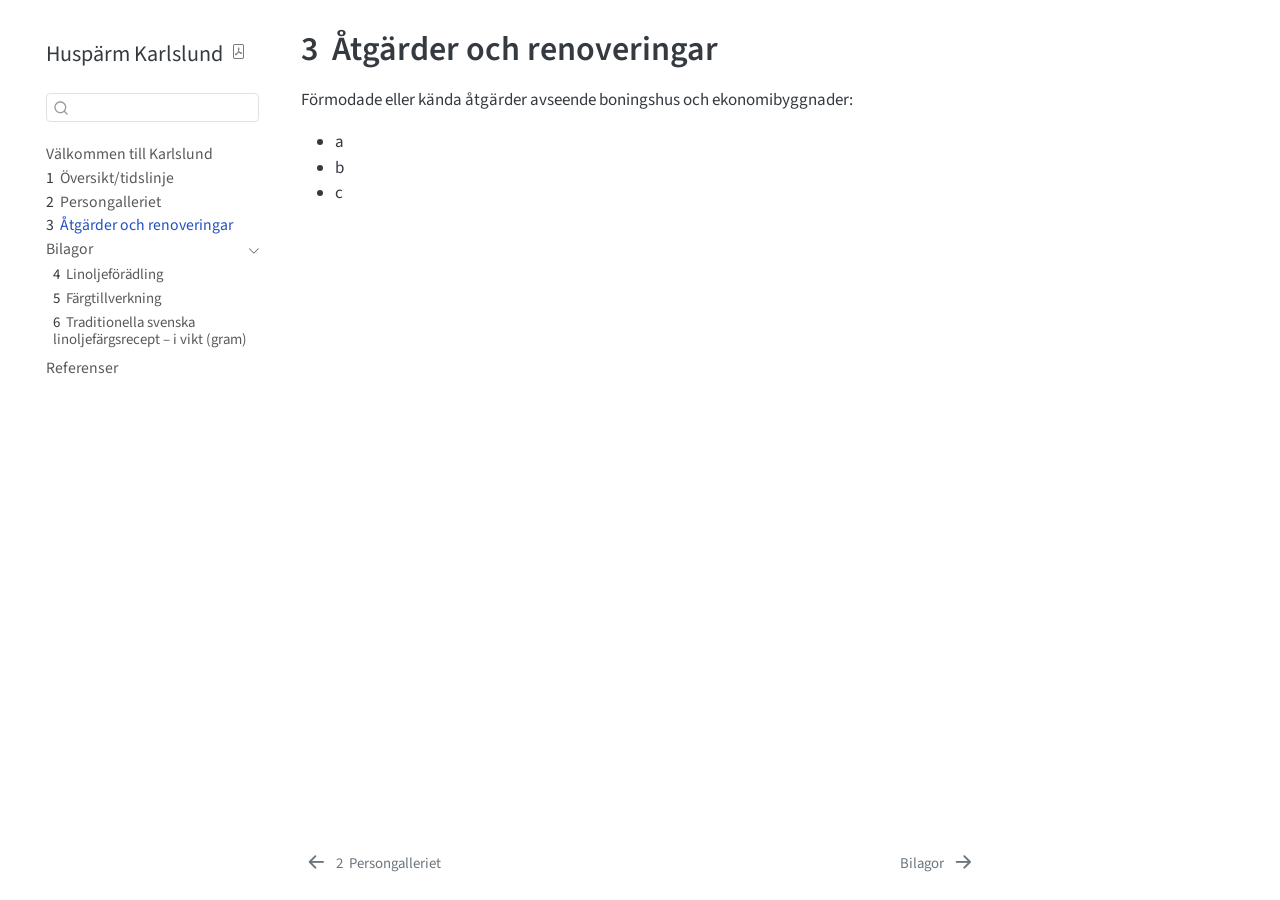
<file: docs/renovering.html>
<!DOCTYPE html>
<html xmlns="http://www.w3.org/1999/xhtml" lang="sv" xml:lang="sv"><head>

<meta charset="utf-8">
<meta name="generator" content="quarto-1.8.25">

<meta name="viewport" content="width=device-width, initial-scale=1.0, user-scalable=yes">


<title>3&nbsp; Åtgärder och renoveringar – Huspärm Karlslund</title>
<style>
code{white-space: pre-wrap;}
span.smallcaps{font-variant: small-caps;}
div.columns{display: flex; gap: min(4vw, 1.5em);}
div.column{flex: auto; overflow-x: auto;}
div.hanging-indent{margin-left: 1.5em; text-indent: -1.5em;}
ul.task-list{list-style: none;}
ul.task-list li input[type="checkbox"] {
  width: 0.8em;
  margin: 0 0.8em 0.2em -1em; /* quarto-specific, see https://github.com/quarto-dev/quarto-cli/issues/4556 */ 
  vertical-align: middle;
}
</style>


<script src="site_libs/quarto-nav/quarto-nav.js"></script>
<script src="site_libs/quarto-nav/headroom.min.js"></script>
<script src="site_libs/clipboard/clipboard.min.js"></script>
<script src="site_libs/quarto-search/autocomplete.umd.js"></script>
<script src="site_libs/quarto-search/fuse.min.js"></script>
<script src="site_libs/quarto-search/quarto-search.js"></script>
<meta name="quarto:offset" content="./">
<link href="./bilagor.html" rel="next">
<link href="./persongalleri.html" rel="prev">
<script src="site_libs/quarto-html/quarto.js" type="module"></script>
<script src="site_libs/quarto-html/tabsets/tabsets.js" type="module"></script>
<script src="site_libs/quarto-html/axe/axe-check.js" type="module"></script>
<script src="site_libs/quarto-html/popper.min.js"></script>
<script src="site_libs/quarto-html/tippy.umd.min.js"></script>
<script src="site_libs/quarto-html/anchor.min.js"></script>
<link href="site_libs/quarto-html/tippy.css" rel="stylesheet">
<link href="site_libs/quarto-html/quarto-syntax-highlighting-7b89279ff1a6dce999919e0e67d4d9ec.css" rel="stylesheet" id="quarto-text-highlighting-styles">
<script src="site_libs/bootstrap/bootstrap.min.js"></script>
<link href="site_libs/bootstrap/bootstrap-icons.css" rel="stylesheet">
<link href="site_libs/bootstrap/bootstrap-0dd2bd5de344125cf763a379ddc3eb04.min.css" rel="stylesheet" append-hash="true" id="quarto-bootstrap" data-mode="light">
<script id="quarto-search-options" type="application/json">{
  "location": "sidebar",
  "copy-button": false,
  "collapse-after": 3,
  "panel-placement": "start",
  "type": "textbox",
  "limit": 50,
  "keyboard-shortcut": [
    "f",
    "/",
    "s"
  ],
  "show-item-context": false,
  "language": {
    "search-no-results-text": "Inget resultat",
    "search-matching-documents-text": "matchande dokument",
    "search-copy-link-title": "Kopiera länk för att söka",
    "search-hide-matches-text": "Göm ytterligare resultat",
    "search-more-match-text": "annat resultat i detta dokument",
    "search-more-matches-text": "fler resultat i detta dokument",
    "search-clear-button-title": "Rensa",
    "search-text-placeholder": "",
    "search-detached-cancel-button-title": "Avbryt",
    "search-submit-button-title": "Verkställ",
    "search-label": "Sök"
  }
}</script>


</head>

<body class="nav-sidebar floating quarto-light">

<div id="quarto-search-results"></div>
  <header id="quarto-header" class="headroom fixed-top">
  <nav class="quarto-secondary-nav">
    <div class="container-fluid d-flex">
      <button type="button" class="quarto-btn-toggle btn" data-bs-toggle="collapse" role="button" data-bs-target=".quarto-sidebar-collapse-item" aria-controls="quarto-sidebar" aria-expanded="false" aria-label="Skifta sidonavigering" onclick="if (window.quartoToggleHeadroom) { window.quartoToggleHeadroom(); }">
        <i class="bi bi-layout-text-sidebar-reverse"></i>
      </button>
        <nav class="quarto-page-breadcrumbs" aria-label="breadcrumb"><ol class="breadcrumb"><li class="breadcrumb-item"><a href="./renovering.html"><span class="chapter-number">3</span>&nbsp; <span class="chapter-title">Åtgärder och renoveringar</span></a></li></ol></nav>
        <a class="flex-grow-1" role="navigation" data-bs-toggle="collapse" data-bs-target=".quarto-sidebar-collapse-item" aria-controls="quarto-sidebar" aria-expanded="false" aria-label="Skifta sidonavigering" onclick="if (window.quartoToggleHeadroom) { window.quartoToggleHeadroom(); }">      
        </a>
      <button type="button" class="btn quarto-search-button" aria-label="Sök" onclick="window.quartoOpenSearch();">
        <i class="bi bi-search"></i>
      </button>
    </div>
  </nav>
</header>
<!-- content -->
<div id="quarto-content" class="quarto-container page-columns page-rows-contents page-layout-article">
<!-- sidebar -->
  <nav id="quarto-sidebar" class="sidebar collapse collapse-horizontal quarto-sidebar-collapse-item sidebar-navigation floating overflow-auto">
    <div class="pt-lg-2 mt-2 text-left sidebar-header sidebar-header-stacked">
      <a href="./index.html" class="sidebar-logo-link">
      </a>
    <div class="sidebar-title mb-0 py-0">
      <a href="./">Huspärm Karlslund</a> 
        <div class="sidebar-tools-main">
    <a href="./Huspärm-Karlslund.pdf" title="Download PDF" class="quarto-navigation-tool px-1" aria-label="Download PDF"><i class="bi bi-file-pdf"></i></a>
</div>
    </div>
      </div>
        <div class="mt-2 flex-shrink-0 align-items-center">
        <div class="sidebar-search">
        <div id="quarto-search" class="" title="Sök"></div>
        </div>
        </div>
    <div class="sidebar-menu-container"> 
    <ul class="list-unstyled mt-1">
        <li class="sidebar-item">
  <div class="sidebar-item-container"> 
  <a href="./index.html" class="sidebar-item-text sidebar-link">
 <span class="menu-text">Välkommen till Karlslund</span></a>
  </div>
</li>
        <li class="sidebar-item">
  <div class="sidebar-item-container"> 
  <a href="./summary.html" class="sidebar-item-text sidebar-link">
 <span class="menu-text"><span class="chapter-number">1</span>&nbsp; <span class="chapter-title">Översikt/tidslinje</span></span></a>
  </div>
</li>
        <li class="sidebar-item">
  <div class="sidebar-item-container"> 
  <a href="./persongalleri.html" class="sidebar-item-text sidebar-link">
 <span class="menu-text"><span class="chapter-number">2</span>&nbsp; <span class="chapter-title">Persongalleriet</span></span></a>
  </div>
</li>
        <li class="sidebar-item">
  <div class="sidebar-item-container"> 
  <a href="./renovering.html" class="sidebar-item-text sidebar-link active">
 <span class="menu-text"><span class="chapter-number">3</span>&nbsp; <span class="chapter-title">Åtgärder och renoveringar</span></span></a>
  </div>
</li>
        <li class="sidebar-item sidebar-item-section">
      <div class="sidebar-item-container"> 
            <a href="./bilagor.html" class="sidebar-item-text sidebar-link">
 <span class="menu-text">Bilagor</span></a>
          <a class="sidebar-item-toggle text-start" data-bs-toggle="collapse" data-bs-target="#quarto-sidebar-section-1" role="navigation" aria-expanded="true" aria-label="Skifta sektion">
            <i class="bi bi-chevron-right ms-2"></i>
          </a> 
      </div>
      <ul id="quarto-sidebar-section-1" class="collapse list-unstyled sidebar-section depth1 show">  
          <li class="sidebar-item">
  <div class="sidebar-item-container"> 
  <a href="./linoljeförädling.html" class="sidebar-item-text sidebar-link">
 <span class="menu-text"><span class="chapter-number">4</span>&nbsp; <span class="chapter-title">Linoljeförädling</span></span></a>
  </div>
</li>
          <li class="sidebar-item">
  <div class="sidebar-item-container"> 
  <a href="./färgtillverkning.html" class="sidebar-item-text sidebar-link">
 <span class="menu-text"><span class="chapter-number">5</span>&nbsp; <span class="chapter-title">Färgtillverkning</span></span></a>
  </div>
</li>
          <li class="sidebar-item">
  <div class="sidebar-item-container"> 
  <a href="./recept-grok.html" class="sidebar-item-text sidebar-link">
 <span class="menu-text"><span class="chapter-number">6</span>&nbsp; <span class="chapter-title">Traditionella svenska linoljefärgsrecept – i vikt (gram)</span></span></a>
  </div>
</li>
      </ul>
  </li>
        <li class="sidebar-item">
  <div class="sidebar-item-container"> 
  <a href="./references.html" class="sidebar-item-text sidebar-link">
 <span class="menu-text">Referenser</span></a>
  </div>
</li>
    </ul>
    </div>
</nav>
<div id="quarto-sidebar-glass" class="quarto-sidebar-collapse-item" data-bs-toggle="collapse" data-bs-target=".quarto-sidebar-collapse-item"></div>
<!-- margin-sidebar -->
    <div id="quarto-margin-sidebar" class="sidebar margin-sidebar zindex-bottom">
        
    </div>
<!-- main -->
<main class="content" id="quarto-document-content">

<header id="title-block-header" class="quarto-title-block default">
<div class="quarto-title">
<h1 class="title"><span class="chapter-number">3</span>&nbsp; <span class="chapter-title">Åtgärder och renoveringar</span></h1>
</div>



<div class="quarto-title-meta">

    
  
    
  </div>
  


</header>


<p>Förmodade eller kända åtgärder avseende boningshus och ekonomibyggnader:</p>
<ul>
<li>a</li>
<li>b</li>
<li>c</li>
</ul>



</main> <!-- /main -->
<script id="quarto-html-after-body" type="application/javascript">
  window.document.addEventListener("DOMContentLoaded", function (event) {
    const icon = "";
    const anchorJS = new window.AnchorJS();
    anchorJS.options = {
      placement: 'right',
      icon: icon
    };
    anchorJS.add('.anchored');
    const isCodeAnnotation = (el) => {
      for (const clz of el.classList) {
        if (clz.startsWith('code-annotation-')) {                     
          return true;
        }
      }
      return false;
    }
    const onCopySuccess = function(e) {
      // button target
      const button = e.trigger;
      // don't keep focus
      button.blur();
      // flash "checked"
      button.classList.add('code-copy-button-checked');
      var currentTitle = button.getAttribute("title");
      button.setAttribute("title", "Kopierat!");
      let tooltip;
      if (window.bootstrap) {
        button.setAttribute("data-bs-toggle", "tooltip");
        button.setAttribute("data-bs-placement", "left");
        button.setAttribute("data-bs-title", "Kopierat!");
        tooltip = new bootstrap.Tooltip(button, 
          { trigger: "manual", 
            customClass: "code-copy-button-tooltip",
            offset: [0, -8]});
        tooltip.show();    
      }
      setTimeout(function() {
        if (tooltip) {
          tooltip.hide();
          button.removeAttribute("data-bs-title");
          button.removeAttribute("data-bs-toggle");
          button.removeAttribute("data-bs-placement");
        }
        button.setAttribute("title", currentTitle);
        button.classList.remove('code-copy-button-checked');
      }, 1000);
      // clear code selection
      e.clearSelection();
    }
    const getTextToCopy = function(trigger) {
      const outerScaffold = trigger.parentElement.cloneNode(true);
      const codeEl = outerScaffold.querySelector('code');
      for (const childEl of codeEl.children) {
        if (isCodeAnnotation(childEl)) {
          childEl.remove();
        }
      }
      return codeEl.innerText;
    }
    const clipboard = new window.ClipboardJS('.code-copy-button:not([data-in-quarto-modal])', {
      text: getTextToCopy
    });
    clipboard.on('success', onCopySuccess);
    if (window.document.getElementById('quarto-embedded-source-code-modal')) {
      const clipboardModal = new window.ClipboardJS('.code-copy-button[data-in-quarto-modal]', {
        text: getTextToCopy,
        container: window.document.getElementById('quarto-embedded-source-code-modal')
      });
      clipboardModal.on('success', onCopySuccess);
    }
      var localhostRegex = new RegExp(/^(?:http|https):\/\/localhost\:?[0-9]*\//);
      var mailtoRegex = new RegExp(/^mailto:/);
        var filterRegex = new RegExp('/' + window.location.host + '/');
      var isInternal = (href) => {
          return filterRegex.test(href) || localhostRegex.test(href) || mailtoRegex.test(href);
      }
      // Inspect non-navigation links and adorn them if external
     var links = window.document.querySelectorAll('a[href]:not(.nav-link):not(.navbar-brand):not(.toc-action):not(.sidebar-link):not(.sidebar-item-toggle):not(.pagination-link):not(.no-external):not([aria-hidden]):not(.dropdown-item):not(.quarto-navigation-tool):not(.about-link)');
      for (var i=0; i<links.length; i++) {
        const link = links[i];
        if (!isInternal(link.href)) {
          // undo the damage that might have been done by quarto-nav.js in the case of
          // links that we want to consider external
          if (link.dataset.originalHref !== undefined) {
            link.href = link.dataset.originalHref;
          }
        }
      }
    function tippyHover(el, contentFn, onTriggerFn, onUntriggerFn) {
      const config = {
        allowHTML: true,
        maxWidth: 500,
        delay: 100,
        arrow: false,
        appendTo: function(el) {
            return el.parentElement;
        },
        interactive: true,
        interactiveBorder: 10,
        theme: 'quarto',
        placement: 'bottom-start',
      };
      if (contentFn) {
        config.content = contentFn;
      }
      if (onTriggerFn) {
        config.onTrigger = onTriggerFn;
      }
      if (onUntriggerFn) {
        config.onUntrigger = onUntriggerFn;
      }
      window.tippy(el, config); 
    }
    const noterefs = window.document.querySelectorAll('a[role="doc-noteref"]');
    for (var i=0; i<noterefs.length; i++) {
      const ref = noterefs[i];
      tippyHover(ref, function() {
        // use id or data attribute instead here
        let href = ref.getAttribute('data-footnote-href') || ref.getAttribute('href');
        try { href = new URL(href).hash; } catch {}
        const id = href.replace(/^#\/?/, "");
        const note = window.document.getElementById(id);
        if (note) {
          return note.innerHTML;
        } else {
          return "";
        }
      });
    }
    const xrefs = window.document.querySelectorAll('a.quarto-xref');
    const processXRef = (id, note) => {
      // Strip column container classes
      const stripColumnClz = (el) => {
        el.classList.remove("page-full", "page-columns");
        if (el.children) {
          for (const child of el.children) {
            stripColumnClz(child);
          }
        }
      }
      stripColumnClz(note)
      if (id === null || id.startsWith('sec-')) {
        // Special case sections, only their first couple elements
        const container = document.createElement("div");
        if (note.children && note.children.length > 2) {
          container.appendChild(note.children[0].cloneNode(true));
          for (let i = 1; i < note.children.length; i++) {
            const child = note.children[i];
            if (child.tagName === "P" && child.innerText === "") {
              continue;
            } else {
              container.appendChild(child.cloneNode(true));
              break;
            }
          }
          if (window.Quarto?.typesetMath) {
            window.Quarto.typesetMath(container);
          }
          return container.innerHTML
        } else {
          if (window.Quarto?.typesetMath) {
            window.Quarto.typesetMath(note);
          }
          return note.innerHTML;
        }
      } else {
        // Remove any anchor links if they are present
        const anchorLink = note.querySelector('a.anchorjs-link');
        if (anchorLink) {
          anchorLink.remove();
        }
        if (window.Quarto?.typesetMath) {
          window.Quarto.typesetMath(note);
        }
        if (note.classList.contains("callout")) {
          return note.outerHTML;
        } else {
          return note.innerHTML;
        }
      }
    }
    for (var i=0; i<xrefs.length; i++) {
      const xref = xrefs[i];
      tippyHover(xref, undefined, function(instance) {
        instance.disable();
        let url = xref.getAttribute('href');
        let hash = undefined; 
        if (url.startsWith('#')) {
          hash = url;
        } else {
          try { hash = new URL(url).hash; } catch {}
        }
        if (hash) {
          const id = hash.replace(/^#\/?/, "");
          const note = window.document.getElementById(id);
          if (note !== null) {
            try {
              const html = processXRef(id, note.cloneNode(true));
              instance.setContent(html);
            } finally {
              instance.enable();
              instance.show();
            }
          } else {
            // See if we can fetch this
            fetch(url.split('#')[0])
            .then(res => res.text())
            .then(html => {
              const parser = new DOMParser();
              const htmlDoc = parser.parseFromString(html, "text/html");
              const note = htmlDoc.getElementById(id);
              if (note !== null) {
                const html = processXRef(id, note);
                instance.setContent(html);
              } 
            }).finally(() => {
              instance.enable();
              instance.show();
            });
          }
        } else {
          // See if we can fetch a full url (with no hash to target)
          // This is a special case and we should probably do some content thinning / targeting
          fetch(url)
          .then(res => res.text())
          .then(html => {
            const parser = new DOMParser();
            const htmlDoc = parser.parseFromString(html, "text/html");
            const note = htmlDoc.querySelector('main.content');
            if (note !== null) {
              // This should only happen for chapter cross references
              // (since there is no id in the URL)
              // remove the first header
              if (note.children.length > 0 && note.children[0].tagName === "HEADER") {
                note.children[0].remove();
              }
              const html = processXRef(null, note);
              instance.setContent(html);
            } 
          }).finally(() => {
            instance.enable();
            instance.show();
          });
        }
      }, function(instance) {
      });
    }
        let selectedAnnoteEl;
        const selectorForAnnotation = ( cell, annotation) => {
          let cellAttr = 'data-code-cell="' + cell + '"';
          let lineAttr = 'data-code-annotation="' +  annotation + '"';
          const selector = 'span[' + cellAttr + '][' + lineAttr + ']';
          return selector;
        }
        const selectCodeLines = (annoteEl) => {
          const doc = window.document;
          const targetCell = annoteEl.getAttribute("data-target-cell");
          const targetAnnotation = annoteEl.getAttribute("data-target-annotation");
          const annoteSpan = window.document.querySelector(selectorForAnnotation(targetCell, targetAnnotation));
          const lines = annoteSpan.getAttribute("data-code-lines").split(",");
          const lineIds = lines.map((line) => {
            return targetCell + "-" + line;
          })
          let top = null;
          let height = null;
          let parent = null;
          if (lineIds.length > 0) {
              //compute the position of the single el (top and bottom and make a div)
              const el = window.document.getElementById(lineIds[0]);
              top = el.offsetTop;
              height = el.offsetHeight;
              parent = el.parentElement.parentElement;
            if (lineIds.length > 1) {
              const lastEl = window.document.getElementById(lineIds[lineIds.length - 1]);
              const bottom = lastEl.offsetTop + lastEl.offsetHeight;
              height = bottom - top;
            }
            if (top !== null && height !== null && parent !== null) {
              // cook up a div (if necessary) and position it 
              let div = window.document.getElementById("code-annotation-line-highlight");
              if (div === null) {
                div = window.document.createElement("div");
                div.setAttribute("id", "code-annotation-line-highlight");
                div.style.position = 'absolute';
                parent.appendChild(div);
              }
              div.style.top = top - 2 + "px";
              div.style.height = height + 4 + "px";
              div.style.left = 0;
              let gutterDiv = window.document.getElementById("code-annotation-line-highlight-gutter");
              if (gutterDiv === null) {
                gutterDiv = window.document.createElement("div");
                gutterDiv.setAttribute("id", "code-annotation-line-highlight-gutter");
                gutterDiv.style.position = 'absolute';
                const codeCell = window.document.getElementById(targetCell);
                const gutter = codeCell.querySelector('.code-annotation-gutter');
                gutter.appendChild(gutterDiv);
              }
              gutterDiv.style.top = top - 2 + "px";
              gutterDiv.style.height = height + 4 + "px";
            }
            selectedAnnoteEl = annoteEl;
          }
        };
        const unselectCodeLines = () => {
          const elementsIds = ["code-annotation-line-highlight", "code-annotation-line-highlight-gutter"];
          elementsIds.forEach((elId) => {
            const div = window.document.getElementById(elId);
            if (div) {
              div.remove();
            }
          });
          selectedAnnoteEl = undefined;
        };
          // Handle positioning of the toggle
      window.addEventListener(
        "resize",
        throttle(() => {
          elRect = undefined;
          if (selectedAnnoteEl) {
            selectCodeLines(selectedAnnoteEl);
          }
        }, 10)
      );
      function throttle(fn, ms) {
      let throttle = false;
      let timer;
        return (...args) => {
          if(!throttle) { // first call gets through
              fn.apply(this, args);
              throttle = true;
          } else { // all the others get throttled
              if(timer) clearTimeout(timer); // cancel #2
              timer = setTimeout(() => {
                fn.apply(this, args);
                timer = throttle = false;
              }, ms);
          }
        };
      }
        // Attach click handler to the DT
        const annoteDls = window.document.querySelectorAll('dt[data-target-cell]');
        for (const annoteDlNode of annoteDls) {
          annoteDlNode.addEventListener('click', (event) => {
            const clickedEl = event.target;
            if (clickedEl !== selectedAnnoteEl) {
              unselectCodeLines();
              const activeEl = window.document.querySelector('dt[data-target-cell].code-annotation-active');
              if (activeEl) {
                activeEl.classList.remove('code-annotation-active');
              }
              selectCodeLines(clickedEl);
              clickedEl.classList.add('code-annotation-active');
            } else {
              // Unselect the line
              unselectCodeLines();
              clickedEl.classList.remove('code-annotation-active');
            }
          });
        }
    const findCites = (el) => {
      const parentEl = el.parentElement;
      if (parentEl) {
        const cites = parentEl.dataset.cites;
        if (cites) {
          return {
            el,
            cites: cites.split(' ')
          };
        } else {
          return findCites(el.parentElement)
        }
      } else {
        return undefined;
      }
    };
    var bibliorefs = window.document.querySelectorAll('a[role="doc-biblioref"]');
    for (var i=0; i<bibliorefs.length; i++) {
      const ref = bibliorefs[i];
      const citeInfo = findCites(ref);
      if (citeInfo) {
        tippyHover(citeInfo.el, function() {
          var popup = window.document.createElement('div');
          citeInfo.cites.forEach(function(cite) {
            var citeDiv = window.document.createElement('div');
            citeDiv.classList.add('hanging-indent');
            citeDiv.classList.add('csl-entry');
            var biblioDiv = window.document.getElementById('ref-' + cite);
            if (biblioDiv) {
              citeDiv.innerHTML = biblioDiv.innerHTML;
            }
            popup.appendChild(citeDiv);
          });
          return popup.innerHTML;
        });
      }
    }
  });
  </script>
<nav class="page-navigation">
  <div class="nav-page nav-page-previous">
      <a href="./persongalleri.html" class="pagination-link" aria-label="Persongalleriet">
        <i class="bi bi-arrow-left-short"></i> <span class="nav-page-text"><span class="chapter-number">2</span>&nbsp; <span class="chapter-title">Persongalleriet</span></span>
      </a>          
  </div>
  <div class="nav-page nav-page-next">
      <a href="./bilagor.html" class="pagination-link" aria-label="Bilagor">
        <span class="nav-page-text">Bilagor</span> <i class="bi bi-arrow-right-short"></i>
      </a>
  </div>
</nav>
</div> <!-- /content -->




</body></html>
</file>
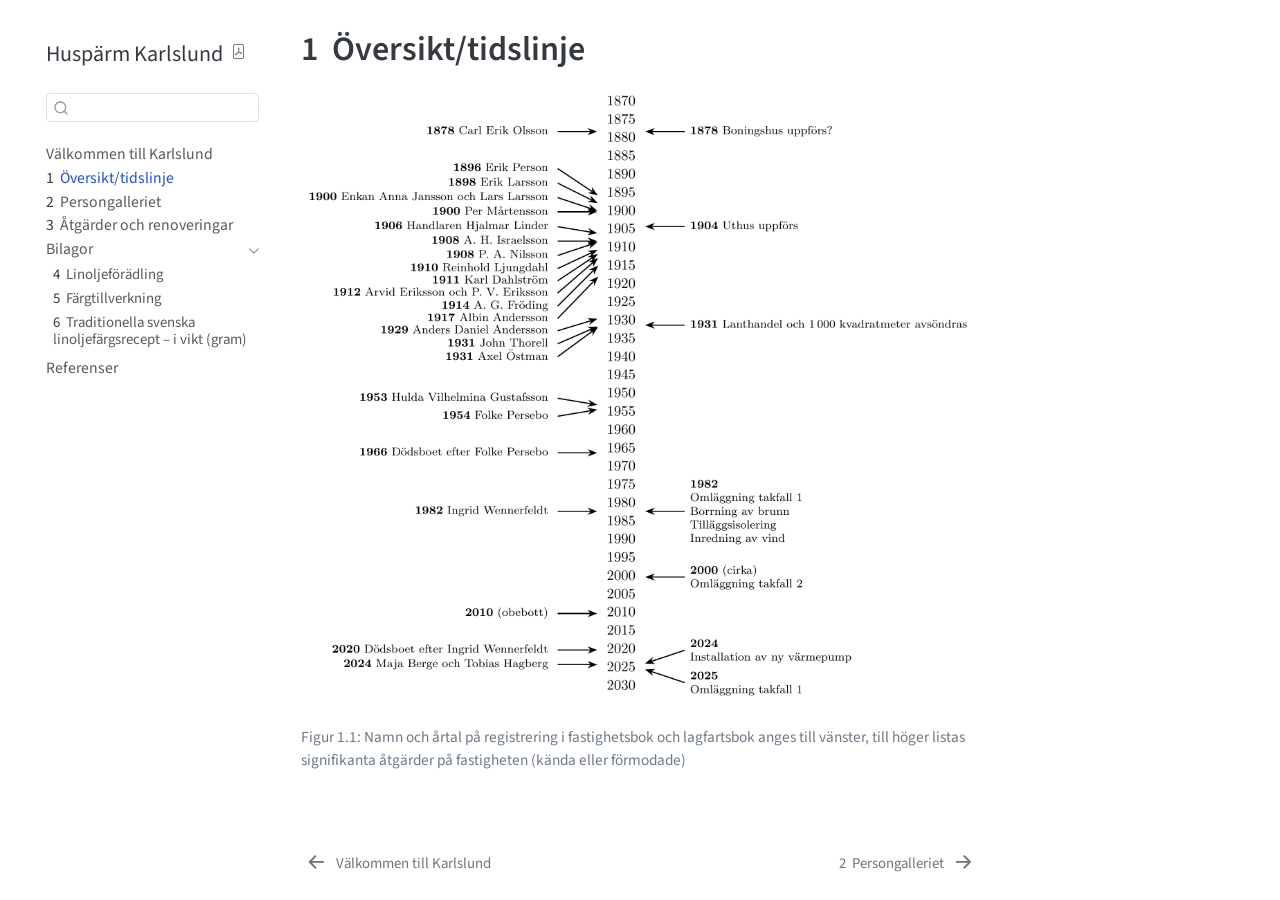
<file: docs/summary.html>
<!DOCTYPE html>
<html xmlns="http://www.w3.org/1999/xhtml" lang="sv" xml:lang="sv"><head>

<meta charset="utf-8">
<meta name="generator" content="quarto-1.8.25">

<meta name="viewport" content="width=device-width, initial-scale=1.0, user-scalable=yes">


<title>1&nbsp; Översikt/tidslinje – Huspärm Karlslund</title>
<style>
code{white-space: pre-wrap;}
span.smallcaps{font-variant: small-caps;}
div.columns{display: flex; gap: min(4vw, 1.5em);}
div.column{flex: auto; overflow-x: auto;}
div.hanging-indent{margin-left: 1.5em; text-indent: -1.5em;}
ul.task-list{list-style: none;}
ul.task-list li input[type="checkbox"] {
  width: 0.8em;
  margin: 0 0.8em 0.2em -1em; /* quarto-specific, see https://github.com/quarto-dev/quarto-cli/issues/4556 */ 
  vertical-align: middle;
}
</style>


<script src="site_libs/quarto-nav/quarto-nav.js"></script>
<script src="site_libs/quarto-nav/headroom.min.js"></script>
<script src="site_libs/clipboard/clipboard.min.js"></script>
<script src="site_libs/quarto-search/autocomplete.umd.js"></script>
<script src="site_libs/quarto-search/fuse.min.js"></script>
<script src="site_libs/quarto-search/quarto-search.js"></script>
<meta name="quarto:offset" content="./">
<link href="./persongalleri.html" rel="next">
<link href="./index.html" rel="prev">
<script src="site_libs/quarto-html/quarto.js" type="module"></script>
<script src="site_libs/quarto-html/tabsets/tabsets.js" type="module"></script>
<script src="site_libs/quarto-html/axe/axe-check.js" type="module"></script>
<script src="site_libs/quarto-html/popper.min.js"></script>
<script src="site_libs/quarto-html/tippy.umd.min.js"></script>
<script src="site_libs/quarto-html/anchor.min.js"></script>
<link href="site_libs/quarto-html/tippy.css" rel="stylesheet">
<link href="site_libs/quarto-html/quarto-syntax-highlighting-7b89279ff1a6dce999919e0e67d4d9ec.css" rel="stylesheet" id="quarto-text-highlighting-styles">
<script src="site_libs/bootstrap/bootstrap.min.js"></script>
<link href="site_libs/bootstrap/bootstrap-icons.css" rel="stylesheet">
<link href="site_libs/bootstrap/bootstrap-0dd2bd5de344125cf763a379ddc3eb04.min.css" rel="stylesheet" append-hash="true" id="quarto-bootstrap" data-mode="light">
<script id="quarto-search-options" type="application/json">{
  "location": "sidebar",
  "copy-button": false,
  "collapse-after": 3,
  "panel-placement": "start",
  "type": "textbox",
  "limit": 50,
  "keyboard-shortcut": [
    "f",
    "/",
    "s"
  ],
  "show-item-context": false,
  "language": {
    "search-no-results-text": "Inget resultat",
    "search-matching-documents-text": "matchande dokument",
    "search-copy-link-title": "Kopiera länk för att söka",
    "search-hide-matches-text": "Göm ytterligare resultat",
    "search-more-match-text": "annat resultat i detta dokument",
    "search-more-matches-text": "fler resultat i detta dokument",
    "search-clear-button-title": "Rensa",
    "search-text-placeholder": "",
    "search-detached-cancel-button-title": "Avbryt",
    "search-submit-button-title": "Verkställ",
    "search-label": "Sök"
  }
}</script>


</head>

<body class="nav-sidebar floating quarto-light">

<div id="quarto-search-results"></div>
  <header id="quarto-header" class="headroom fixed-top">
  <nav class="quarto-secondary-nav">
    <div class="container-fluid d-flex">
      <button type="button" class="quarto-btn-toggle btn" data-bs-toggle="collapse" role="button" data-bs-target=".quarto-sidebar-collapse-item" aria-controls="quarto-sidebar" aria-expanded="false" aria-label="Skifta sidonavigering" onclick="if (window.quartoToggleHeadroom) { window.quartoToggleHeadroom(); }">
        <i class="bi bi-layout-text-sidebar-reverse"></i>
      </button>
        <nav class="quarto-page-breadcrumbs" aria-label="breadcrumb"><ol class="breadcrumb"><li class="breadcrumb-item"><a href="./summary.html"><span class="chapter-number">1</span>&nbsp; <span class="chapter-title">Översikt/tidslinje</span></a></li></ol></nav>
        <a class="flex-grow-1" role="navigation" data-bs-toggle="collapse" data-bs-target=".quarto-sidebar-collapse-item" aria-controls="quarto-sidebar" aria-expanded="false" aria-label="Skifta sidonavigering" onclick="if (window.quartoToggleHeadroom) { window.quartoToggleHeadroom(); }">      
        </a>
      <button type="button" class="btn quarto-search-button" aria-label="Sök" onclick="window.quartoOpenSearch();">
        <i class="bi bi-search"></i>
      </button>
    </div>
  </nav>
</header>
<!-- content -->
<div id="quarto-content" class="quarto-container page-columns page-rows-contents page-layout-article">
<!-- sidebar -->
  <nav id="quarto-sidebar" class="sidebar collapse collapse-horizontal quarto-sidebar-collapse-item sidebar-navigation floating overflow-auto">
    <div class="pt-lg-2 mt-2 text-left sidebar-header sidebar-header-stacked">
      <a href="./index.html" class="sidebar-logo-link">
      </a>
    <div class="sidebar-title mb-0 py-0">
      <a href="./">Huspärm Karlslund</a> 
        <div class="sidebar-tools-main">
    <a href="./Huspärm-Karlslund.pdf" title="Download PDF" class="quarto-navigation-tool px-1" aria-label="Download PDF"><i class="bi bi-file-pdf"></i></a>
</div>
    </div>
      </div>
        <div class="mt-2 flex-shrink-0 align-items-center">
        <div class="sidebar-search">
        <div id="quarto-search" class="" title="Sök"></div>
        </div>
        </div>
    <div class="sidebar-menu-container"> 
    <ul class="list-unstyled mt-1">
        <li class="sidebar-item">
  <div class="sidebar-item-container"> 
  <a href="./index.html" class="sidebar-item-text sidebar-link">
 <span class="menu-text">Välkommen till Karlslund</span></a>
  </div>
</li>
        <li class="sidebar-item">
  <div class="sidebar-item-container"> 
  <a href="./summary.html" class="sidebar-item-text sidebar-link active">
 <span class="menu-text"><span class="chapter-number">1</span>&nbsp; <span class="chapter-title">Översikt/tidslinje</span></span></a>
  </div>
</li>
        <li class="sidebar-item">
  <div class="sidebar-item-container"> 
  <a href="./persongalleri.html" class="sidebar-item-text sidebar-link">
 <span class="menu-text"><span class="chapter-number">2</span>&nbsp; <span class="chapter-title">Persongalleriet</span></span></a>
  </div>
</li>
        <li class="sidebar-item">
  <div class="sidebar-item-container"> 
  <a href="./renovering.html" class="sidebar-item-text sidebar-link">
 <span class="menu-text"><span class="chapter-number">3</span>&nbsp; <span class="chapter-title">Åtgärder och renoveringar</span></span></a>
  </div>
</li>
        <li class="sidebar-item sidebar-item-section">
      <div class="sidebar-item-container"> 
            <a href="./bilagor.html" class="sidebar-item-text sidebar-link">
 <span class="menu-text">Bilagor</span></a>
          <a class="sidebar-item-toggle text-start" data-bs-toggle="collapse" data-bs-target="#quarto-sidebar-section-1" role="navigation" aria-expanded="true" aria-label="Skifta sektion">
            <i class="bi bi-chevron-right ms-2"></i>
          </a> 
      </div>
      <ul id="quarto-sidebar-section-1" class="collapse list-unstyled sidebar-section depth1 show">  
          <li class="sidebar-item">
  <div class="sidebar-item-container"> 
  <a href="./linoljeförädling.html" class="sidebar-item-text sidebar-link">
 <span class="menu-text"><span class="chapter-number">4</span>&nbsp; <span class="chapter-title">Linoljeförädling</span></span></a>
  </div>
</li>
          <li class="sidebar-item">
  <div class="sidebar-item-container"> 
  <a href="./färgtillverkning.html" class="sidebar-item-text sidebar-link">
 <span class="menu-text"><span class="chapter-number">5</span>&nbsp; <span class="chapter-title">Färgtillverkning</span></span></a>
  </div>
</li>
          <li class="sidebar-item">
  <div class="sidebar-item-container"> 
  <a href="./recept-grok.html" class="sidebar-item-text sidebar-link">
 <span class="menu-text"><span class="chapter-number">6</span>&nbsp; <span class="chapter-title">Traditionella svenska linoljefärgsrecept – i vikt (gram)</span></span></a>
  </div>
</li>
      </ul>
  </li>
        <li class="sidebar-item">
  <div class="sidebar-item-container"> 
  <a href="./references.html" class="sidebar-item-text sidebar-link">
 <span class="menu-text">Referenser</span></a>
  </div>
</li>
    </ul>
    </div>
</nav>
<div id="quarto-sidebar-glass" class="quarto-sidebar-collapse-item" data-bs-toggle="collapse" data-bs-target=".quarto-sidebar-collapse-item"></div>
<!-- margin-sidebar -->
    <div id="quarto-margin-sidebar" class="sidebar margin-sidebar zindex-bottom">
        
    </div>
<!-- main -->
<main class="content" id="quarto-document-content">

<header id="title-block-header" class="quarto-title-block default">
<div class="quarto-title">
<h1 class="title"><span class="chapter-number">1</span>&nbsp; <span class="chapter-title">Översikt/tidslinje</span></h1>
</div>



<div class="quarto-title-meta">

    
  
    
  </div>
  


</header>


<div id="fig-tikz" class="quarto-float quarto-figure quarto-figure-center anchored">
<figure class="quarto-float quarto-float-fig figure">
<div aria-describedby="fig-tikz-caption-0ceaefa1-69ba-4598-a22c-09a6ac19f8ca">
<div class="cell">
<div class="cell-output-display">
<div>
<figure class="figure">
<p><img src="summary_files/figure-html/unnamed-chunk-1-1.png" class="img-fluid figure-img" width="672"></p>
</figure>
</div>
</div>
</div>
</div>
<figcaption class="quarto-float-caption-bottom quarto-float-caption quarto-float-fig" id="fig-tikz-caption-0ceaefa1-69ba-4598-a22c-09a6ac19f8ca">
Figur&nbsp;1.1: Namn och årtal på registrering i fastighetsbok och lagfartsbok anges till vänster, till höger listas signifikanta åtgärder på fastigheten (kända eller förmodade)
</figcaption>
</figure>
</div>



</main> <!-- /main -->
<script id="quarto-html-after-body" type="application/javascript">
  window.document.addEventListener("DOMContentLoaded", function (event) {
    const icon = "";
    const anchorJS = new window.AnchorJS();
    anchorJS.options = {
      placement: 'right',
      icon: icon
    };
    anchorJS.add('.anchored');
    const isCodeAnnotation = (el) => {
      for (const clz of el.classList) {
        if (clz.startsWith('code-annotation-')) {                     
          return true;
        }
      }
      return false;
    }
    const onCopySuccess = function(e) {
      // button target
      const button = e.trigger;
      // don't keep focus
      button.blur();
      // flash "checked"
      button.classList.add('code-copy-button-checked');
      var currentTitle = button.getAttribute("title");
      button.setAttribute("title", "Kopierat!");
      let tooltip;
      if (window.bootstrap) {
        button.setAttribute("data-bs-toggle", "tooltip");
        button.setAttribute("data-bs-placement", "left");
        button.setAttribute("data-bs-title", "Kopierat!");
        tooltip = new bootstrap.Tooltip(button, 
          { trigger: "manual", 
            customClass: "code-copy-button-tooltip",
            offset: [0, -8]});
        tooltip.show();    
      }
      setTimeout(function() {
        if (tooltip) {
          tooltip.hide();
          button.removeAttribute("data-bs-title");
          button.removeAttribute("data-bs-toggle");
          button.removeAttribute("data-bs-placement");
        }
        button.setAttribute("title", currentTitle);
        button.classList.remove('code-copy-button-checked');
      }, 1000);
      // clear code selection
      e.clearSelection();
    }
    const getTextToCopy = function(trigger) {
      const outerScaffold = trigger.parentElement.cloneNode(true);
      const codeEl = outerScaffold.querySelector('code');
      for (const childEl of codeEl.children) {
        if (isCodeAnnotation(childEl)) {
          childEl.remove();
        }
      }
      return codeEl.innerText;
    }
    const clipboard = new window.ClipboardJS('.code-copy-button:not([data-in-quarto-modal])', {
      text: getTextToCopy
    });
    clipboard.on('success', onCopySuccess);
    if (window.document.getElementById('quarto-embedded-source-code-modal')) {
      const clipboardModal = new window.ClipboardJS('.code-copy-button[data-in-quarto-modal]', {
        text: getTextToCopy,
        container: window.document.getElementById('quarto-embedded-source-code-modal')
      });
      clipboardModal.on('success', onCopySuccess);
    }
      var localhostRegex = new RegExp(/^(?:http|https):\/\/localhost\:?[0-9]*\//);
      var mailtoRegex = new RegExp(/^mailto:/);
        var filterRegex = new RegExp('/' + window.location.host + '/');
      var isInternal = (href) => {
          return filterRegex.test(href) || localhostRegex.test(href) || mailtoRegex.test(href);
      }
      // Inspect non-navigation links and adorn them if external
     var links = window.document.querySelectorAll('a[href]:not(.nav-link):not(.navbar-brand):not(.toc-action):not(.sidebar-link):not(.sidebar-item-toggle):not(.pagination-link):not(.no-external):not([aria-hidden]):not(.dropdown-item):not(.quarto-navigation-tool):not(.about-link)');
      for (var i=0; i<links.length; i++) {
        const link = links[i];
        if (!isInternal(link.href)) {
          // undo the damage that might have been done by quarto-nav.js in the case of
          // links that we want to consider external
          if (link.dataset.originalHref !== undefined) {
            link.href = link.dataset.originalHref;
          }
        }
      }
    function tippyHover(el, contentFn, onTriggerFn, onUntriggerFn) {
      const config = {
        allowHTML: true,
        maxWidth: 500,
        delay: 100,
        arrow: false,
        appendTo: function(el) {
            return el.parentElement;
        },
        interactive: true,
        interactiveBorder: 10,
        theme: 'quarto',
        placement: 'bottom-start',
      };
      if (contentFn) {
        config.content = contentFn;
      }
      if (onTriggerFn) {
        config.onTrigger = onTriggerFn;
      }
      if (onUntriggerFn) {
        config.onUntrigger = onUntriggerFn;
      }
      window.tippy(el, config); 
    }
    const noterefs = window.document.querySelectorAll('a[role="doc-noteref"]');
    for (var i=0; i<noterefs.length; i++) {
      const ref = noterefs[i];
      tippyHover(ref, function() {
        // use id or data attribute instead here
        let href = ref.getAttribute('data-footnote-href') || ref.getAttribute('href');
        try { href = new URL(href).hash; } catch {}
        const id = href.replace(/^#\/?/, "");
        const note = window.document.getElementById(id);
        if (note) {
          return note.innerHTML;
        } else {
          return "";
        }
      });
    }
    const xrefs = window.document.querySelectorAll('a.quarto-xref');
    const processXRef = (id, note) => {
      // Strip column container classes
      const stripColumnClz = (el) => {
        el.classList.remove("page-full", "page-columns");
        if (el.children) {
          for (const child of el.children) {
            stripColumnClz(child);
          }
        }
      }
      stripColumnClz(note)
      if (id === null || id.startsWith('sec-')) {
        // Special case sections, only their first couple elements
        const container = document.createElement("div");
        if (note.children && note.children.length > 2) {
          container.appendChild(note.children[0].cloneNode(true));
          for (let i = 1; i < note.children.length; i++) {
            const child = note.children[i];
            if (child.tagName === "P" && child.innerText === "") {
              continue;
            } else {
              container.appendChild(child.cloneNode(true));
              break;
            }
          }
          if (window.Quarto?.typesetMath) {
            window.Quarto.typesetMath(container);
          }
          return container.innerHTML
        } else {
          if (window.Quarto?.typesetMath) {
            window.Quarto.typesetMath(note);
          }
          return note.innerHTML;
        }
      } else {
        // Remove any anchor links if they are present
        const anchorLink = note.querySelector('a.anchorjs-link');
        if (anchorLink) {
          anchorLink.remove();
        }
        if (window.Quarto?.typesetMath) {
          window.Quarto.typesetMath(note);
        }
        if (note.classList.contains("callout")) {
          return note.outerHTML;
        } else {
          return note.innerHTML;
        }
      }
    }
    for (var i=0; i<xrefs.length; i++) {
      const xref = xrefs[i];
      tippyHover(xref, undefined, function(instance) {
        instance.disable();
        let url = xref.getAttribute('href');
        let hash = undefined; 
        if (url.startsWith('#')) {
          hash = url;
        } else {
          try { hash = new URL(url).hash; } catch {}
        }
        if (hash) {
          const id = hash.replace(/^#\/?/, "");
          const note = window.document.getElementById(id);
          if (note !== null) {
            try {
              const html = processXRef(id, note.cloneNode(true));
              instance.setContent(html);
            } finally {
              instance.enable();
              instance.show();
            }
          } else {
            // See if we can fetch this
            fetch(url.split('#')[0])
            .then(res => res.text())
            .then(html => {
              const parser = new DOMParser();
              const htmlDoc = parser.parseFromString(html, "text/html");
              const note = htmlDoc.getElementById(id);
              if (note !== null) {
                const html = processXRef(id, note);
                instance.setContent(html);
              } 
            }).finally(() => {
              instance.enable();
              instance.show();
            });
          }
        } else {
          // See if we can fetch a full url (with no hash to target)
          // This is a special case and we should probably do some content thinning / targeting
          fetch(url)
          .then(res => res.text())
          .then(html => {
            const parser = new DOMParser();
            const htmlDoc = parser.parseFromString(html, "text/html");
            const note = htmlDoc.querySelector('main.content');
            if (note !== null) {
              // This should only happen for chapter cross references
              // (since there is no id in the URL)
              // remove the first header
              if (note.children.length > 0 && note.children[0].tagName === "HEADER") {
                note.children[0].remove();
              }
              const html = processXRef(null, note);
              instance.setContent(html);
            } 
          }).finally(() => {
            instance.enable();
            instance.show();
          });
        }
      }, function(instance) {
      });
    }
        let selectedAnnoteEl;
        const selectorForAnnotation = ( cell, annotation) => {
          let cellAttr = 'data-code-cell="' + cell + '"';
          let lineAttr = 'data-code-annotation="' +  annotation + '"';
          const selector = 'span[' + cellAttr + '][' + lineAttr + ']';
          return selector;
        }
        const selectCodeLines = (annoteEl) => {
          const doc = window.document;
          const targetCell = annoteEl.getAttribute("data-target-cell");
          const targetAnnotation = annoteEl.getAttribute("data-target-annotation");
          const annoteSpan = window.document.querySelector(selectorForAnnotation(targetCell, targetAnnotation));
          const lines = annoteSpan.getAttribute("data-code-lines").split(",");
          const lineIds = lines.map((line) => {
            return targetCell + "-" + line;
          })
          let top = null;
          let height = null;
          let parent = null;
          if (lineIds.length > 0) {
              //compute the position of the single el (top and bottom and make a div)
              const el = window.document.getElementById(lineIds[0]);
              top = el.offsetTop;
              height = el.offsetHeight;
              parent = el.parentElement.parentElement;
            if (lineIds.length > 1) {
              const lastEl = window.document.getElementById(lineIds[lineIds.length - 1]);
              const bottom = lastEl.offsetTop + lastEl.offsetHeight;
              height = bottom - top;
            }
            if (top !== null && height !== null && parent !== null) {
              // cook up a div (if necessary) and position it 
              let div = window.document.getElementById("code-annotation-line-highlight");
              if (div === null) {
                div = window.document.createElement("div");
                div.setAttribute("id", "code-annotation-line-highlight");
                div.style.position = 'absolute';
                parent.appendChild(div);
              }
              div.style.top = top - 2 + "px";
              div.style.height = height + 4 + "px";
              div.style.left = 0;
              let gutterDiv = window.document.getElementById("code-annotation-line-highlight-gutter");
              if (gutterDiv === null) {
                gutterDiv = window.document.createElement("div");
                gutterDiv.setAttribute("id", "code-annotation-line-highlight-gutter");
                gutterDiv.style.position = 'absolute';
                const codeCell = window.document.getElementById(targetCell);
                const gutter = codeCell.querySelector('.code-annotation-gutter');
                gutter.appendChild(gutterDiv);
              }
              gutterDiv.style.top = top - 2 + "px";
              gutterDiv.style.height = height + 4 + "px";
            }
            selectedAnnoteEl = annoteEl;
          }
        };
        const unselectCodeLines = () => {
          const elementsIds = ["code-annotation-line-highlight", "code-annotation-line-highlight-gutter"];
          elementsIds.forEach((elId) => {
            const div = window.document.getElementById(elId);
            if (div) {
              div.remove();
            }
          });
          selectedAnnoteEl = undefined;
        };
          // Handle positioning of the toggle
      window.addEventListener(
        "resize",
        throttle(() => {
          elRect = undefined;
          if (selectedAnnoteEl) {
            selectCodeLines(selectedAnnoteEl);
          }
        }, 10)
      );
      function throttle(fn, ms) {
      let throttle = false;
      let timer;
        return (...args) => {
          if(!throttle) { // first call gets through
              fn.apply(this, args);
              throttle = true;
          } else { // all the others get throttled
              if(timer) clearTimeout(timer); // cancel #2
              timer = setTimeout(() => {
                fn.apply(this, args);
                timer = throttle = false;
              }, ms);
          }
        };
      }
        // Attach click handler to the DT
        const annoteDls = window.document.querySelectorAll('dt[data-target-cell]');
        for (const annoteDlNode of annoteDls) {
          annoteDlNode.addEventListener('click', (event) => {
            const clickedEl = event.target;
            if (clickedEl !== selectedAnnoteEl) {
              unselectCodeLines();
              const activeEl = window.document.querySelector('dt[data-target-cell].code-annotation-active');
              if (activeEl) {
                activeEl.classList.remove('code-annotation-active');
              }
              selectCodeLines(clickedEl);
              clickedEl.classList.add('code-annotation-active');
            } else {
              // Unselect the line
              unselectCodeLines();
              clickedEl.classList.remove('code-annotation-active');
            }
          });
        }
    const findCites = (el) => {
      const parentEl = el.parentElement;
      if (parentEl) {
        const cites = parentEl.dataset.cites;
        if (cites) {
          return {
            el,
            cites: cites.split(' ')
          };
        } else {
          return findCites(el.parentElement)
        }
      } else {
        return undefined;
      }
    };
    var bibliorefs = window.document.querySelectorAll('a[role="doc-biblioref"]');
    for (var i=0; i<bibliorefs.length; i++) {
      const ref = bibliorefs[i];
      const citeInfo = findCites(ref);
      if (citeInfo) {
        tippyHover(citeInfo.el, function() {
          var popup = window.document.createElement('div');
          citeInfo.cites.forEach(function(cite) {
            var citeDiv = window.document.createElement('div');
            citeDiv.classList.add('hanging-indent');
            citeDiv.classList.add('csl-entry');
            var biblioDiv = window.document.getElementById('ref-' + cite);
            if (biblioDiv) {
              citeDiv.innerHTML = biblioDiv.innerHTML;
            }
            popup.appendChild(citeDiv);
          });
          return popup.innerHTML;
        });
      }
    }
  });
  </script>
<nav class="page-navigation">
  <div class="nav-page nav-page-previous">
      <a href="./index.html" class="pagination-link" aria-label="Välkommen till Karlslund">
        <i class="bi bi-arrow-left-short"></i> <span class="nav-page-text">Välkommen till Karlslund</span>
      </a>          
  </div>
  <div class="nav-page nav-page-next">
      <a href="./persongalleri.html" class="pagination-link" aria-label="Persongalleriet">
        <span class="nav-page-text"><span class="chapter-number">2</span>&nbsp; <span class="chapter-title">Persongalleriet</span></span> <i class="bi bi-arrow-right-short"></i>
      </a>
  </div>
</nav>
</div> <!-- /content -->




</body></html>
</file>
<file: docs/site_libs/quarto-html/tippy.css>
.tippy-box[data-animation=fade][data-state=hidden]{opacity:0}[data-tippy-root]{max-width:calc(100vw - 10px)}.tippy-box{position:relative;background-color:#333;color:#fff;border-radius:4px;font-size:14px;line-height:1.4;white-space:normal;outline:0;transition-property:transform,visibility,opacity}.tippy-box[data-placement^=top]>.tippy-arrow{bottom:0}.tippy-box[data-placement^=top]>.tippy-arrow:before{bottom:-7px;left:0;border-width:8px 8px 0;border-top-color:initial;transform-origin:center top}.tippy-box[data-placement^=bottom]>.tippy-arrow{top:0}.tippy-box[data-placement^=bottom]>.tippy-arrow:before{top:-7px;left:0;border-width:0 8px 8px;border-bottom-color:initial;transform-origin:center bottom}.tippy-box[data-placement^=left]>.tippy-arrow{right:0}.tippy-box[data-placement^=left]>.tippy-arrow:before{border-width:8px 0 8px 8px;border-left-color:initial;right:-7px;transform-origin:center left}.tippy-box[data-placement^=right]>.tippy-arrow{left:0}.tippy-box[data-placement^=right]>.tippy-arrow:before{left:-7px;border-width:8px 8px 8px 0;border-right-color:initial;transform-origin:center right}.tippy-box[data-inertia][data-state=visible]{transition-timing-function:cubic-bezier(.54,1.5,.38,1.11)}.tippy-arrow{width:16px;height:16px;color:#333}.tippy-arrow:before{content:"";position:absolute;border-color:transparent;border-style:solid}.tippy-content{position:relative;padding:5px 9px;z-index:1}
</file>
<file: docs/site_libs/quarto-html/quarto-syntax-highlighting-7b89279ff1a6dce999919e0e67d4d9ec.css>
/* quarto syntax highlight colors */
:root {
  --quarto-hl-ot-color: #003B4F;
  --quarto-hl-at-color: #657422;
  --quarto-hl-ss-color: #20794D;
  --quarto-hl-an-color: #5E5E5E;
  --quarto-hl-fu-color: #4758AB;
  --quarto-hl-st-color: #20794D;
  --quarto-hl-cf-color: #003B4F;
  --quarto-hl-op-color: #5E5E5E;
  --quarto-hl-er-color: #AD0000;
  --quarto-hl-bn-color: #AD0000;
  --quarto-hl-al-color: #AD0000;
  --quarto-hl-va-color: #111111;
  --quarto-hl-bu-color: inherit;
  --quarto-hl-ex-color: inherit;
  --quarto-hl-pp-color: #AD0000;
  --quarto-hl-in-color: #5E5E5E;
  --quarto-hl-vs-color: #20794D;
  --quarto-hl-wa-color: #5E5E5E;
  --quarto-hl-do-color: #5E5E5E;
  --quarto-hl-im-color: #00769E;
  --quarto-hl-ch-color: #20794D;
  --quarto-hl-dt-color: #AD0000;
  --quarto-hl-fl-color: #AD0000;
  --quarto-hl-co-color: #5E5E5E;
  --quarto-hl-cv-color: #5E5E5E;
  --quarto-hl-cn-color: #8f5902;
  --quarto-hl-sc-color: #5E5E5E;
  --quarto-hl-dv-color: #AD0000;
  --quarto-hl-kw-color: #003B4F;
}

/* other quarto variables */
:root {
  --quarto-font-monospace: SFMono-Regular, Menlo, Monaco, Consolas, "Liberation Mono", "Courier New", monospace;
}

/* syntax highlight based on Pandoc's rules */
pre > code.sourceCode > span {
  color: #003B4F;
}

code.sourceCode > span {
  color: #003B4F;
}

div.sourceCode,
div.sourceCode pre.sourceCode {
  color: #003B4F;
}

/* Normal */
code span {
  color: #003B4F;
}

/* Alert */
code span.al {
  color: #AD0000;
  font-style: inherit;
}

/* Annotation */
code span.an {
  color: #5E5E5E;
  font-style: inherit;
}

/* Attribute */
code span.at {
  color: #657422;
  font-style: inherit;
}

/* BaseN */
code span.bn {
  color: #AD0000;
  font-style: inherit;
}

/* BuiltIn */
code span.bu {
  font-style: inherit;
}

/* ControlFlow */
code span.cf {
  color: #003B4F;
  font-weight: bold;
  font-style: inherit;
}

/* Char */
code span.ch {
  color: #20794D;
  font-style: inherit;
}

/* Constant */
code span.cn {
  color: #8f5902;
  font-style: inherit;
}

/* Comment */
code span.co {
  color: #5E5E5E;
  font-style: inherit;
}

/* CommentVar */
code span.cv {
  color: #5E5E5E;
  font-style: italic;
}

/* Documentation */
code span.do {
  color: #5E5E5E;
  font-style: italic;
}

/* DataType */
code span.dt {
  color: #AD0000;
  font-style: inherit;
}

/* DecVal */
code span.dv {
  color: #AD0000;
  font-style: inherit;
}

/* Error */
code span.er {
  color: #AD0000;
  font-style: inherit;
}

/* Extension */
code span.ex {
  font-style: inherit;
}

/* Float */
code span.fl {
  color: #AD0000;
  font-style: inherit;
}

/* Function */
code span.fu {
  color: #4758AB;
  font-style: inherit;
}

/* Import */
code span.im {
  color: #00769E;
  font-style: inherit;
}

/* Information */
code span.in {
  color: #5E5E5E;
  font-style: inherit;
}

/* Keyword */
code span.kw {
  color: #003B4F;
  font-weight: bold;
  font-style: inherit;
}

/* Operator */
code span.op {
  color: #5E5E5E;
  font-style: inherit;
}

/* Other */
code span.ot {
  color: #003B4F;
  font-style: inherit;
}

/* Preprocessor */
code span.pp {
  color: #AD0000;
  font-style: inherit;
}

/* SpecialChar */
code span.sc {
  color: #5E5E5E;
  font-style: inherit;
}

/* SpecialString */
code span.ss {
  color: #20794D;
  font-style: inherit;
}

/* String */
code span.st {
  color: #20794D;
  font-style: inherit;
}

/* Variable */
code span.va {
  color: #111111;
  font-style: inherit;
}

/* VerbatimString */
code span.vs {
  color: #20794D;
  font-style: inherit;
}

/* Warning */
code span.wa {
  color: #5E5E5E;
  font-style: italic;
}

.prevent-inlining {
  content: "</";
}

/*# sourceMappingURL=3944bc705cfaf4c80e56f77c5205168a.css.map */
</file>
